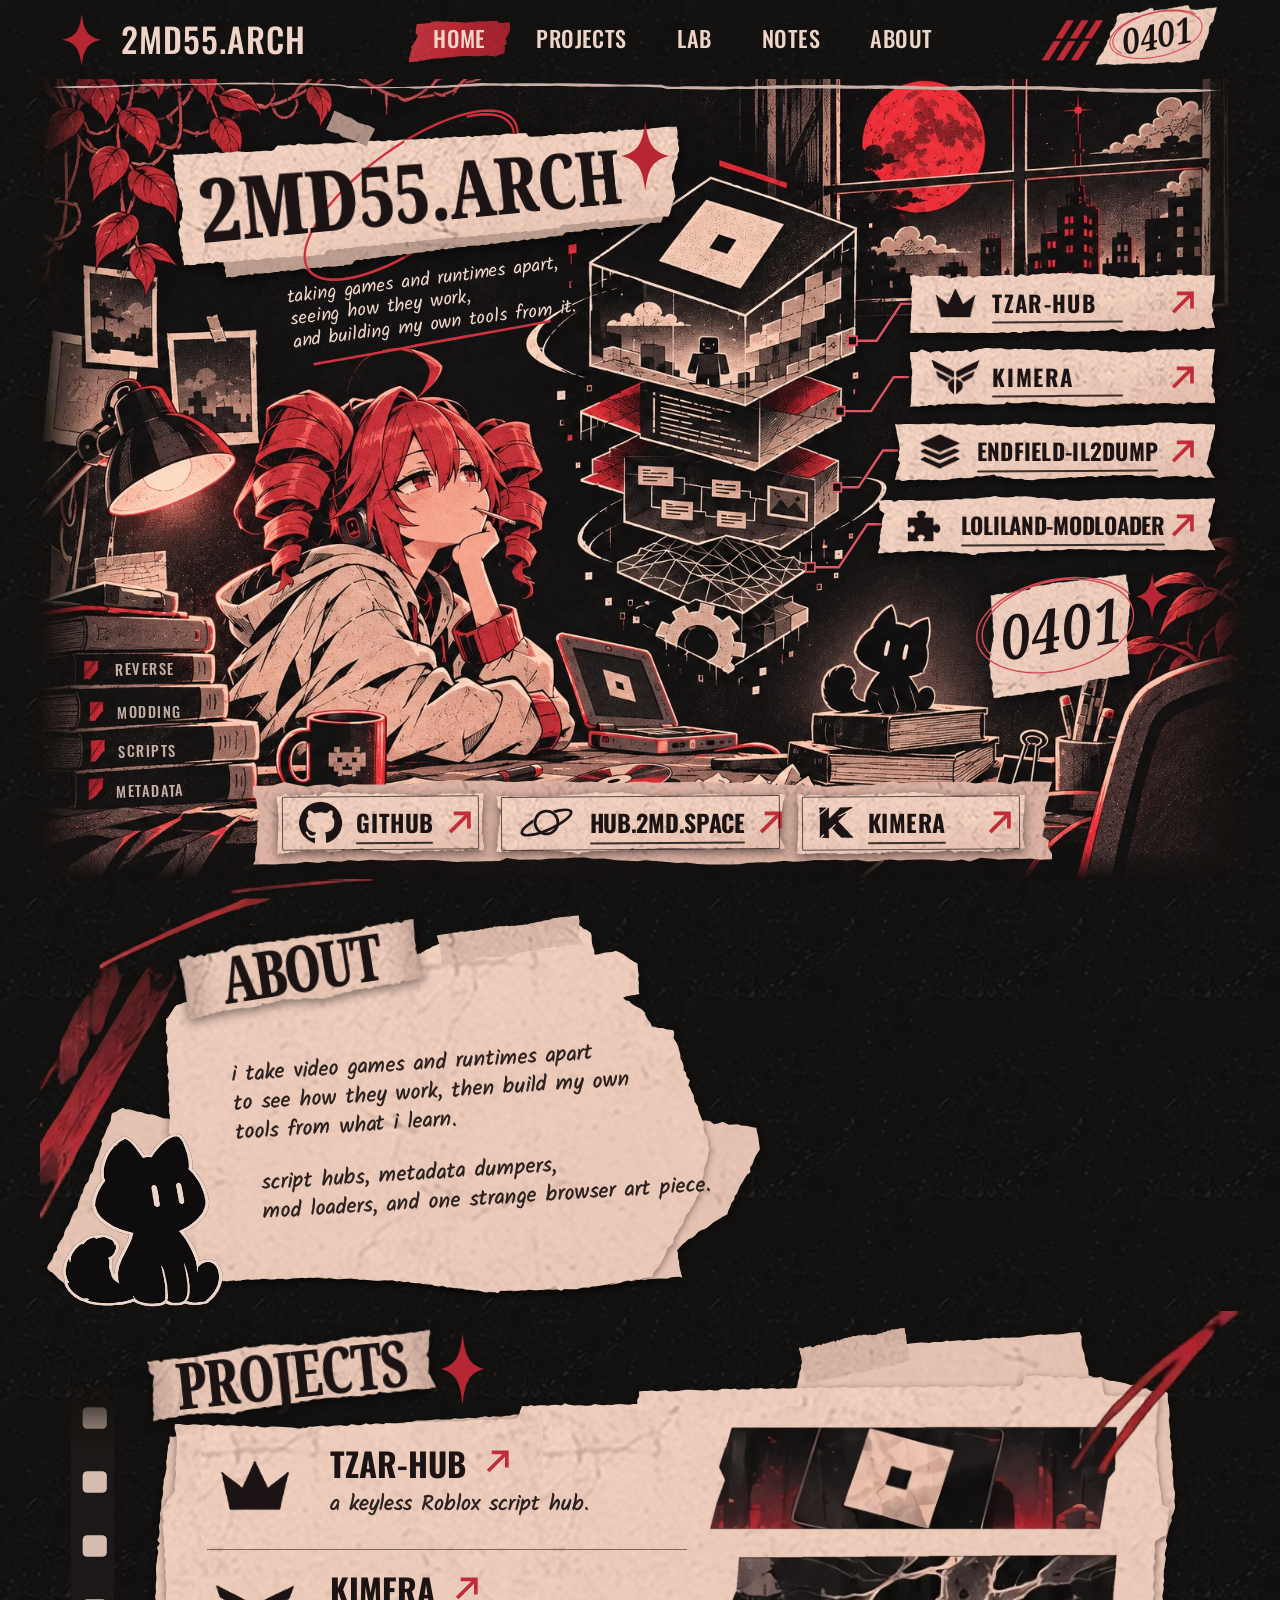
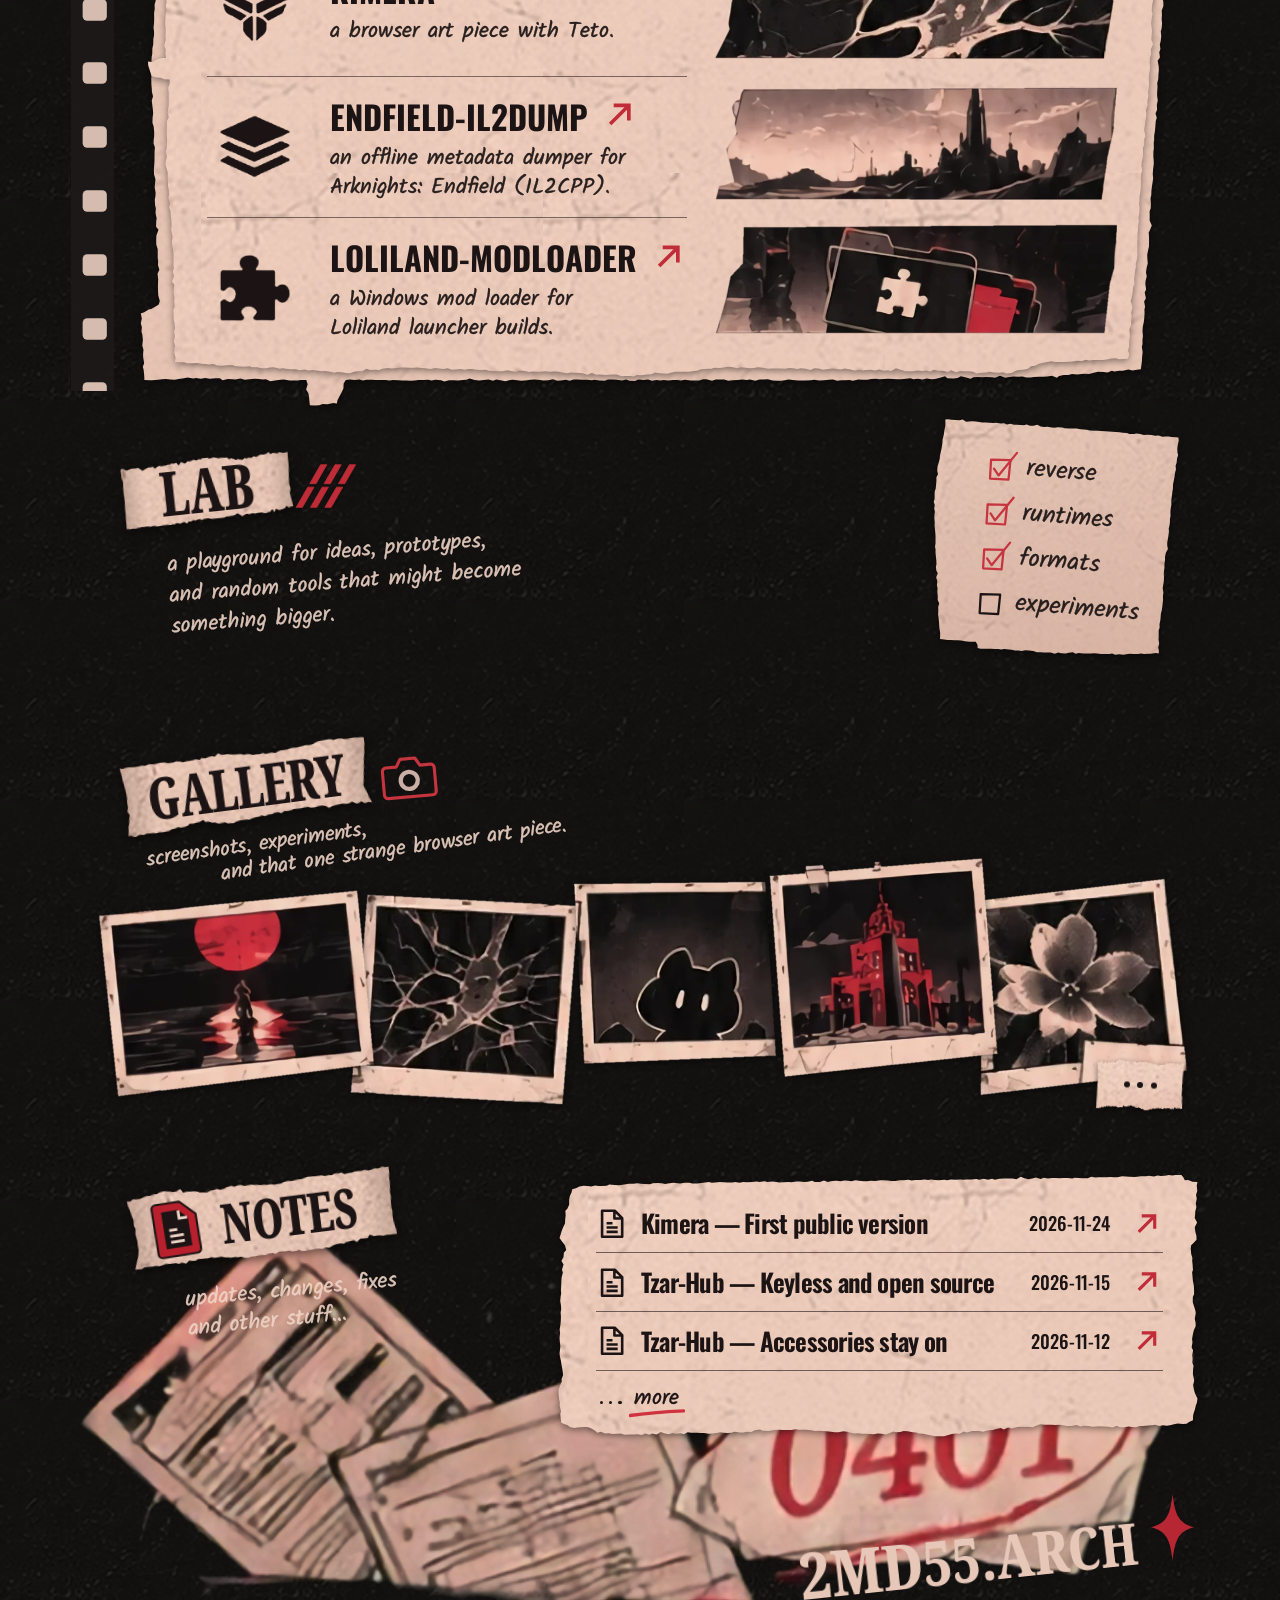
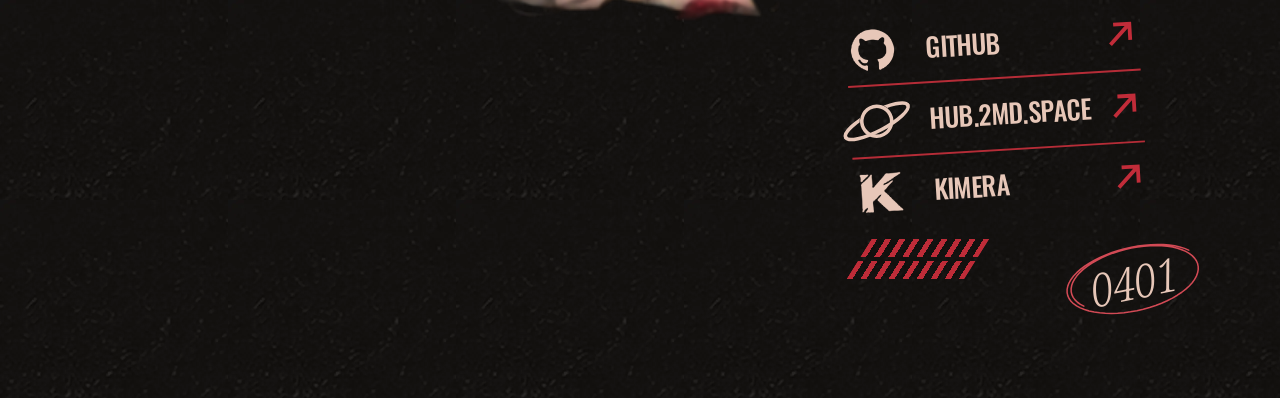
<file: index.html>
<!doctype html>
<html lang="en">
<head>
  <meta charset="utf-8">
  <meta name="viewport" content="width=device-width, initial-scale=1">
  <title>2MD55.ARCH</title>
  <meta name="description" content="taking games and runtimes apart, seeing how they work, and building my own tools from it.">
  <meta name="theme-color" content="#12100f">

  <!-- Loading screen: shown only when scripts run; js/loader.js takes it down (the timer is a safety net) -->
  <script>
    document.documentElement.classList.add('is-loading');
    window.loaderFailsafe = setTimeout(function () {
      document.documentElement.classList.remove('is-loading');
      document.dispatchEvent(new Event('loaderdone'));
    }, 15000);
  </script>
  <link rel="preload" as="image" href="assets/img/loader.webp" fetchpriority="high">

  <link rel="preconnect" href="https://fonts.googleapis.com">
  <link rel="preconnect" href="https://fonts.gstatic.com" crossorigin>
  <link rel="stylesheet" href="https://fonts.googleapis.com/css2?family=Kalam:wght@300;400&family=Noto+Serif:ital,wdth,wght@0,62.5..100,100..900;1,62.5..100,100..900&family=Oswald:wght@400..700&display=swap">

  <link rel="stylesheet" href="css/base.css">
  <link rel="stylesheet" href="css/shapes.css">
  <link rel="stylesheet" href="css/ui.css">
  <link rel="stylesheet" href="css/loader.css">
  <link rel="stylesheet" href="css/navbar.css">
  <link rel="stylesheet" href="css/hero.css">
  <link rel="stylesheet" href="css/about.css">
  <link rel="stylesheet" href="css/projects.css">
  <link rel="stylesheet" href="css/lab.css">
  <link rel="stylesheet" href="css/gallery.css">
  <link rel="stylesheet" href="css/notes.css">
  <link rel="stylesheet" href="css/footer.css">
  <link rel="stylesheet" href="css/lightbox.css">
  <link rel="stylesheet" href="css/reveal.css">
</head>
<body>

  <!-- ============ LOADING SCREEN ============
       Positions are in pixels of the reference picture (assets/source/loader.webp, 508 x 336;
       the whole animation it comes from is assets/source/loader.gif). -->
  <div class="loader">
    <div class="loader__stage">
      <img class="loader__art" src="assets/img/loader.webp" width="1118" height="739" alt="" fetchpriority="high" decoding="async">
      <!-- she wakes up as the bar fills: four drawings side by side; js/loader.js picks one (data-wake on the stage) -->
      <span class="loader__wake"><img src="assets/img/loader-wake.webp" width="2376" height="407" alt="" decoding="sync"></span>

      <span class="loader__glow"></span>
      <span class="loader__blink"><i></i><i></i></span>
      <svg class="loader__z" viewBox="0 0 13 16" aria-hidden="true"><use href="#lg-z"/></svg>
      <svg class="loader__z" viewBox="0 0 13 16" aria-hidden="true"><use href="#lg-z"/></svg>
      <svg class="loader__z" viewBox="0 0 13 16" aria-hidden="true"><use href="#lg-z"/></svg>

      <!-- "LOADING..." drawn as strokes, so it looks the same before any font arrives -->
      <svg class="loader__label" viewBox="200 106 110 16" aria-hidden="true">
        <path d="M202.85 108.65V119.65H207.35M226.35 119.65 229.75 108.65 233.15 119.65M227.6 115.9H231.9M239.85 108.65V119.65H241.6C247.4 119.65 247.4 108.65 241.6 108.65ZM252.85 108.65H255.35M254.1 108.65V119.65M252.85 119.65H255.35M262.85 119.65V108.65L269.15 119.65V108.65M281.9 111A3.25 5.5 0 1 0 282.35 114.9H279.5"/>
        <ellipse cx="217.1" cy="114.15" rx="3.25" ry="5.5"/>
        <circle class="loader__dot" cx="289.35" cy="119.4" r="1.12"/>
        <circle class="loader__dot" cx="296.9" cy="119.4" r="1.12"/>
        <circle class="loader__dot" cx="305.1" cy="119.4" r="1.12"/>
      </svg>

      <div class="loader__bar" role="progressbar" aria-label="Loading" aria-valuemin="0" aria-valuemax="100" aria-valuenow="0">
        <span class="loader__fill"></span>
        <svg class="loader__frame" viewBox="0 0 181 21.4" aria-hidden="true"><path id="loader-frame" d="M4.05 1.23L13.13 1.49L22.21 1.23L31.25 1.49L40.38 1.37L49.61 1.5L58.64 1.42L67.8 1.41L76.93 1.38L85.98 1.42L95.1 1.2L104.18 1.48L113.18 1.15L122.33 1.49L131.4 1.6L140.49 1.34L149.62 1.28L158.78 1.26L167.9 1.27L176.99 1.45L177.99 1.6L178.84 2.16L179.4 3.01L179.57 4.21L179.67 10.64L179.65 17.39L179.4 18.39L178.84 19.24L177.99 19.8L176.92 20.19L167.91 19.86L158.8 19.85L149.67 20.11L140.65 19.9L131.42 19.86L122.31 20.11L113.21 20.03L104.09 20.14L95.02 19.83L85.97 19.84L76.83 19.95L67.7 20.16L58.59 20.18L49.58 20.03L40.49 19.89L31.37 20.1L22.2 20.14L13.1 20.09L3.98 20.24L3.01 19.8L2.16 19.24L1.6 18.39L1.37 17.21L1.36 10.86L1.38 3.76L1.6 3.01L2.16 2.16L3.01 1.6Z"/></svg>
      </div>

      <!-- percentage: digits are drawn as strokes too; js/loader.js arranges them -->
      <svg class="loader__pct" viewBox="-1 -1 62 18" aria-hidden="true">
        <defs>
          <ellipse id="lg-0" cx="3.85" cy="7.7" rx="3.85" ry="7.7"/>
          <path id="lg-1" d="M1.32 3.29 4.4 0V15.4"/>
          <path id="lg-2" d="M0.44 4.52C0.44 -1.44 7.33 -1.44 7.33 4.31 7.33 8.21 2.93 10.68 0.29 15.4H7.63"/>
          <path id="lg-3" d="M0.66 2.98C1.91 -1.03 7.19 -0.62 7.19 4 7.19 6.78 5.28 7.49 3.37 7.49 5.57 7.49 7.55 8.52 7.55 11.19 7.55 16.43 1.47 16.84 0.29 12.32"/>
          <path id="lg-4" d="M5.87 15.4V0L0.22 10.88H7.77"/>
          <path id="lg-5" d="M7.04 0H1.76L1.03 6.98C2.64 5.13 7.55 5.13 7.55 10.27 7.55 16.63 1.61 16.63 0.37 12.53"/>
          <path id="lg-6" d="M6.6 0.92C3.23 -1.03 0.29 3.7 0.29 10.06 0.29 17.04 7.48 17.04 7.48 10.47 7.48 4.72 0.88 4.72 0.37 9.86"/>
          <path id="lg-7" d="M0.29 0H7.48L2.93 15.4"/>
          <g id="lg-8"><ellipse cx="3.85" cy="3.85" rx="2.95" ry="3.85"/><ellipse cx="3.85" cy="11.5" rx="3.6" ry="3.9"/></g>
          <g id="lg-9"><use href="#lg-6" transform="rotate(180 3.85 7.7)"/></g>
          <g id="lg-pct"><circle cx="2.75" cy="3.3" r="2.75"/><circle cx="10.15" cy="12.1" r="2.75"/><path d="M10.6 0 2.3 15.4"/></g>
          <path id="lg-z" d="M1.4 1.9C5 1.3 8.5 1.5 11.8 1L1.2 14.5C5 15.3 9 14.6 12.4 14.8"/>
        </defs>
        <use href="#lg-0"/><use/><use/><use href="#lg-pct" x="12"/>
      </svg>

      <!-- the last frame: "READY." takes the place of the label, the bar and the number -->
      <img class="loader__ready" src="assets/img/loader-ready.webp" width="341" height="107" alt="" decoding="sync">
    </div>
  </div>

  <!-- shared SVG defs -->
  <svg class="svg-defs" width="0" height="0" aria-hidden="true" focusable="false">
    <defs>
      <!-- soft light-to-pink shading laid over paper scraps -->
      <linearGradient id="g-paper-shade" x1="0" y1="0" x2="1" y2="1">
        <stop offset="0" stop-color="#fff" stop-opacity=".14"/>
        <stop offset=".5" stop-color="#d9a79b" stop-opacity="0"/>
        <stop offset="1" stop-color="#c88377" stop-opacity=".32"/>
      </linearGradient>
      <!-- four-point star -->
      <path id="i-star" d="M0-14.4C1.2-5.6 2.9-1.7 11 0 2.9 1.7 1.2 5.6 0 14.4-1.2 5.6-2.9 1.7-11 0-2.9-1.7-1.2-5.6 0-14.4Z"/>
      <!-- three red slashes -->
      <path id="i-slashes" fill="currentColor" stroke="currentColor" stroke-width=".45" stroke-linejoin="round" d="M15.57 0.9L19.07 0.9L12.95 10.6L9.45 10.6ZM8.32 12.4L11.82 12.4L5.30 22.75L1.80 22.75ZM23.67 0.9L27.17 0.9L21.05 10.6L17.55 10.6ZM16.42 12.4L19.92 12.4L13.40 22.75L9.90 22.75ZM31.77 0.9L35.27 0.9L29.15 10.6L25.65 10.6ZM24.52 12.4L28.02 12.4L21.50 22.75L18.00 22.75Z"/>
      <!-- hand-drawn checkbox and tick (12 x 12) -->
      <path id="i-box" d="M.7 1 11.5.5 11.2 11.4.9 11.6Z"/>
      <path id="i-tick" pathLength="1" d="M2.7 5.9 5.5 9.5 14.8-3.8"/>
      <!-- sheet of paper with a folded corner (14 x 17) -->
      <path id="i-doc" d="M1.2 1h7.3l4.3 4.3V16H1.2ZM8.3 1.2v4.3h4.3M3.8 8.2h3.4M3.8 10.7h6.4M3.8 13.2h6.4"/>
      <!-- "opens elsewhere" arrow -->
      <path id="i-arrow" d="M1.5 10.5 10 2M3.2 1.6h7.2v7.2"/>
    </defs>
  </svg>

  <div class="page">

    <!-- ============ NAVBAR ============ -->
    <header class="nav" id="top">
      <a class="nav__logo" href="#top" aria-label="2MD55.ARCH — home">
        <svg class="nav__star" viewBox="-11 -14.4 22 28.8" preserveAspectRatio="none" aria-hidden="true">
          <path fill="currentColor" d="M0-14.4C1.2-5.6 2.9-1.7 11 0 2.9 1.7 1.2 5.6 0 14.4-1.2 5.6-2.9 1.7-11 0-2.9-1.7-1.2-5.6 0-14.4Z"/>
        </svg>
        <span class="nav__name">2MD55.ARCH</span>
      </a>

      <button class="nav__burger" type="button" aria-label="Menu" aria-expanded="false" aria-controls="nav-menu">
        <span></span><span></span><span></span>
      </button>

      <nav class="nav__links" aria-label="Main">
        <a href="#home" aria-current="page">Home</a>
        <a href="#projects">Projects</a>
        <a href="#lab">Lab</a>
        <a href="#notes">Notes</a>
        <a href="#about">About</a>
      </nav>

      <div class="nav__stamp" aria-hidden="true" data-secret-trigger>
        <svg class="nav__slashes" viewBox="0 0 36 24"><use href="#i-slashes"/></svg>
        <svg class="stamp" viewBox="0 0 70 35">
          <defs>
            <path id="stamp-shape" d="M13.36 6.93L14.21 6.22L15.14 5.5L16.6 5.34L18.52 5.1L19.99 4.89L21.45 5.18L22.66 4.77L24.43 4.57L25.5 5L26.68 4.5L28.63 3.83L30.35 3.12L31.57 2.43L33.14 2.29L33.71 3.86L35.18 3.52L36.47 3.39L37.94 3.21L39.5 3.13L41.14 2.97L42.36 2.47L43.71 2.43L44.79 2.05L46.52 1.98L48 1.57L49.44 1.43L50.92 0.96L53 0.86L53.42 1.73L54.07 2.86L55.43 3.13L57.46 3.25L58.71 3.14L59.96 3.03L61.81 2.85L62.85 2.53L64.62 2.32L65.61 2.33L66.96 2.16L68.71 1.93L68.41 3.16L68.14 4.47L67.64 5.86L67.19 7.38L67.11 8.5L66.57 9.79L65.56 10.71L64.43 12.64L64.39 14.06L64.28 15.5L64.07 16.57L63.56 17.79L63.07 19.4L62.4 20.22L61.93 21.57L61.28 23.42L60.86 24.79L59.57 26.21L59.25 28.02L59.18 29.27L58.71 30.86L57.28 30.75L55.55 31.02L53.81 31.43L52.29 31.57L50.97 31.81L49.52 32.3L48 32.43L46.31 32.17L44.86 32.32L43.85 32.3L42.44 32.14L40.86 32.14L39.37 32.5L37.86 32.52L36.49 32.54L35.32 32.85L33.51 32.84L32.29 33.14L30.7 33.03L29.07 33.18L27.49 33.2L25.87 32.98L24.64 32.86L23.4 32.92L21.57 33L20.26 32.92L18.38 33.22L16.87 33.33L15.13 33.56L13.51 33.49L12.29 33.71L10.91 33.55L9.69 33.43L7.79 33.19L6.57 33.14L4.83 33.47L3.51 33.52L1.57 33.71L2.2 32.52L2.69 30.77L3.36 29.43L4.4 28.17L5.18 27.08L5.86 26.21L6.36 24.74L7.32 23L8 21.57L8.04 20.46L9.06 19.18L9.79 18L9.43 16.93L9.75 15.62L10.61 14.62L11.57 13.36L12.25 12.04L12.88 10.59L13.36 9.43L13.21 8.31Z"/>
            <clipPath id="stamp-clip"><use href="#stamp-shape"/></clipPath>
          </defs>
          <g clip-path="url(#stamp-clip)">
            <image href="assets/tex/paper.webp" x="-16" y="-44" width="108" height="116"/>
            <rect width="70" height="35" fill="url(#g-paper-shade)"/>
          </g>
          <use class="stamp__rim" href="#stamp-shape"/>
          <text class="stamp__num" x="35.5" y="24.7" text-anchor="middle" transform="rotate(-11.5 35.5 17.8)">0401</text>
          <path id="stamp-ring" class="stamp__ring" pathLength="1" d="M15.96 27.41L14.61 26.7L13.45 25.88L12.5 24.97L11.78 23.98L11.28 22.91L11.01 21.78L10.99 20.6L11.2 19.37L11.65 18.11L12.33 16.84L13.25 15.57L14.38 14.3L15.72 13.05L17.26 11.84L18.98 10.67L20.86 9.56L22.89 8.53L25.05 7.57L27.31 6.7L29.66 5.93L32.06 5.27L34.5 4.72L36.95 4.29L39.39 3.98L41.79 3.8L44.14 3.75L46.4 3.82L48.56 4.02L50.59 4.34L52.48 4.79L54.21 5.35L55.76 6.02L57.11 6.79L58.27 7.67L59.2 8.63L59.91 9.66L60.39 10.77L60.63 11.93L60.63 13.15L60.4 14.39L59.93 15.67L59.22 16.95L58.29 18.24L57.13 19.51L55.77 20.76L54.21 21.97L52.47 23.14L50.56 24.25L48.51 25.29L46.32 26.26L44.02 27.13L41.63 27.92L39.18 28.59L36.68 29.16L34.16 29.62L31.65 29.95L29.16 30.15L26.73 30.24L24.38 30.19L22.13 30.01L20 29.71L18.02 29.29L16.2 28.74L14.57 28.08L13.13 27.31L11.91 26.44L10.93 25.48L10.17 24.43L9.67 23.3L9.42 22.11L9.42 20.87L9.68 19.59L10.19 18.29L10.94 16.97L11.94 15.64L13.17 14.33L14.62 13.04L16.27 11.79L18.1 10.59L20.11 9.44L22.26 8.37L24.55 7.38L26.94 6.48L29.41 5.68L31.95 4.98L34.52 4.4L37.1 3.94L39.66 3.6L42.19 3.39L44.66 3.31L47.04 3.36L49.31 3.54L51.46 3.85L53.46 4.28L55.29 4.84L56.93 5.51"/>
        </svg>
      </div>

      <!-- mobile menu (opened by the burger): torn paper panel -->
      <div class="nav__menu" id="nav-menu" hidden>
        <button class="nav__close" type="button" aria-label="Close menu">
          <svg viewBox="0 0 12 12" aria-hidden="true"><path d="M1.5 1.5l9 9M10.5 1.5l-9 9"/></svg>
        </button>
        <a href="#home" aria-current="page"><span>Home</span></a>
        <a href="#projects"><span>Projects</span></a>
        <a href="#lab"><span>Lab</span></a>
        <a href="#notes"><span>Notes</span></a>
        <a href="#about"><span>About</span></a>
      </div>

      <!-- torn hairline under the bar -->
      <svg class="nav__edge" viewBox="0 0 667 8" preserveAspectRatio="none" aria-hidden="true">
        <path fill="currentColor" d="M7 4.48L10.42 4.3L13.83 4.21L17.25 4.09L20.66 3.93L24.08 3.88L27.49 3.83L30.91 3.98L34.33 3.77L37.74 3.85L41.16 3.63L44.57 3.49L47.99 3.26L51.41 3.32L54.82 3.1L58.24 2.8L61.65 2.65L65.07 2.64L68.48 2.64L71.9 2.71L75.32 2.69L78.73 2.68L82.15 2.59L85.56 2.64L88.98 2.89L92.39 2.61L95.81 2.55L99.23 2.39L102.64 2.22L106.06 2.12L109.47 2.14L112.89 2.08L116.31 1.99L119.72 1.97L123.14 2.14L126.55 2.01L129.97 2.31L133.38 2.26L136.8 2.29L140.22 2.14L143.63 2.3L147.05 2.3L150.46 2.43L153.88 2.45L157.29 2.59L160.71 2.81L164.13 2.85L167.54 3.14L170.96 3.83L174.37 3.94L177.79 4.11L181.21 4.25L184.62 4.43L188.04 4.3L191.45 4.32L194.87 4.51L198.28 4.44L201.7 4.51L205.12 4.36L208.53 4.14L211.95 4.15L215.36 3.93L218.78 3.96L222.19 3.71L225.61 3.6L229.03 3.35L232.44 3.15L235.86 2.82L239.27 2.59L242.69 2.41L246.11 2.22L249.52 2.33L252.94 2.43L256.35 2.51L259.77 2.34L263.18 2.44L266.6 2.43L270.02 2.4L273.43 2.32L276.85 2.43L280.26 2.32L283.68 2.49L287.09 2.38L290.51 2.4L293.93 2.38L297.34 2.54L300.76 2.51L304.17 2.5L307.59 2.63L311.01 2.69L314.42 2.81L317.84 2.98L321.25 3.03L324.67 3.21L328.08 3.09L331.5 3.03L334.92 3.02L338.33 3.1L341.75 3.2L345.16 3.23L348.58 4.14L351.99 4.36L355.41 4.31L358.83 4.07L362.24 4.07L365.66 4.06L369.07 4.17L372.49 4.2L375.91 4.14L379.32 4.18L382.74 4.29L386.15 4.15L389.57 4.07L392.98 4.25L396.4 4.09L399.82 3.95L403.23 3.92L406.65 3.73L410.06 3.47L413.48 3.58L416.89 3.48L420.31 3.47L423.73 3.41L427.14 3.35L430.56 3.34L433.97 3.35L437.39 3.34L440.81 3.25L444.22 3.38L447.64 3.65L451.05 3.68L454.47 3.69L457.88 3.77L461.3 3.63L464.72 3.5L468.13 3.54L471.55 3.73L474.96 3.57L478.38 3.75L481.79 3.81L485.21 3.82L488.63 3.99L492.04 4.11L495.46 4.29L498.87 4.21L502.29 4.31L505.71 4.35L509.12 4.04L512.54 3.81L515.95 3.92L519.37 4L522.78 3.91L526.2 3.77L529.62 3.75L533.03 3.67L536.45 3.87L539.86 3.86L543.28 3.88L546.69 3.91L550.11 3.97L553.53 4.09L556.94 3.95L560.36 4.16L563.77 4.19L567.19 4.16L570.61 4.39L574.02 4.63L577.44 4.8L580.85 5L584.27 4.92L587.68 5.07L591.1 5.29L594.52 5.32L597.93 5.25L601.35 5.15L604.76 5.38L608.18 5.38L611.59 5.43L615.01 5.58L618.43 5.47L621.84 5.72L625.26 5.53L628.67 5.58L632.09 5.58L635.51 5.6L638.92 5.51L642.34 5.62L645.75 5.84L649.17 5.8L652.58 6.08L656 6.27L656 6.16L652.58 6.37L649.17 6.77L645.75 7.03L642.34 7.26L638.92 7.43L635.51 7.28L632.09 7.44L628.67 7.48L625.26 7.55L621.84 7.6L618.43 7.58L615.01 7.47L611.59 7.6L608.18 7.5L604.76 7.56L601.35 7.44L597.93 7.43L594.52 7.27L591.1 6.98L587.68 7.07L584.27 7.04L580.85 6.69L577.44 6.41L574.02 6.47L570.61 6.5L567.19 6.15L563.77 5.95L560.36 5.96L556.94 5.85L553.53 5.84L550.11 5.79L546.69 5.77L543.28 5.74L539.86 5.73L536.45 5.92L533.03 5.86L529.62 5.9L526.2 5.94L522.78 6.04L519.37 6.09L515.95 6.11L512.54 6L509.12 6.35L505.71 6.13L502.29 6.01L498.87 6.16L495.46 5.98L492.04 5.79L488.63 5.75L485.21 5.81L481.79 5.63L478.38 5.6L474.96 5.5L471.55 5.32L468.13 5.48L464.72 5.52L461.3 5.41L457.88 5.33L454.47 5.47L451.05 5.37L447.64 5.46L444.22 5.3L440.81 5.33L437.39 5.33L433.97 5.16L430.56 5.24L427.14 5.09L423.73 5.01L420.31 4.99L416.89 5.26L413.48 5.39L410.06 5.38L406.65 5.38L403.23 5.62L399.82 5.45L396.4 5.54L392.98 5.49L389.57 5.52L386.15 5.41L382.74 5.66L379.32 5.92L375.91 5.81L372.49 5.77L369.07 5.84L365.66 5.65L362.24 5.76L358.83 5.57L355.41 5.58L351.99 5.57L348.58 5.57L345.16 4.71L341.75 4.53L338.33 4.47L334.92 4.29L331.5 4.35L328.08 4.21L324.67 4.11L321.25 4.19L317.84 4.32L314.42 4.24L311.01 4.36L307.59 4.3L304.17 4.14L300.76 4.28L297.34 4.21L293.93 4.09L290.51 3.87L287.09 3.81L283.68 3.89L280.26 3.96L276.85 3.84L273.43 3.91L270.02 4.01L266.6 3.83L263.18 3.75L259.77 3.99L256.35 3.71L252.94 3.8L249.52 3.75L246.11 3.8L242.69 4L239.27 4.11L235.86 4.28L232.44 4.33L229.03 4.65L225.61 4.84L222.19 4.88L218.78 5.02L215.36 4.98L211.95 5.26L208.53 5.4L205.12 5L201.7 4.91L198.28 5.06L194.87 5.14L191.45 5.1L188.04 5.09L184.62 5.13L181.21 5.14L177.79 5.08L174.37 5.15L170.96 4.88L167.54 4.03L164.13 3.82L160.71 3.65L157.29 3.55L153.88 3.41L150.46 3.18L147.05 3.24L143.63 3.22L140.22 3.26L136.8 3.2L133.38 2.92L129.97 3.06L126.55 3.12L123.14 2.96L119.72 2.99L116.31 3L112.89 3.02L109.47 3.03L106.06 2.95L102.64 2.96L99.23 3.12L95.81 3.17L92.39 3.18L88.98 3.36L85.56 3.24L82.15 3.18L78.73 3.51L75.32 3.47L71.9 3.69L68.48 3.77L65.07 3.62L61.65 3.73L58.24 3.75L54.82 3.68L51.41 3.87L47.99 4.28L44.57 4.35L41.16 4.51L37.74 4.62L34.33 4.89L30.91 4.9L27.49 4.93L24.08 5.11L20.66 5.07L17.25 4.98L13.83 4.89L10.42 4.79L7 4.45Z"/>
      </svg>
    </header>

    <main>

      <!-- ============ HERO ============ -->
      <section class="hero" id="home" aria-labelledby="hero-name">
        <div class="hero__art">
          <img src="assets/img/hero.webp" width="1536" height="1024" fetchpriority="high" decoding="async"
               alt="A red-haired girl in a hoodie daydreams at a cluttered desk at night. Beside her floats a game world taken apart into layers; a red moon hangs in the window.">
        </div>

        <!-- labels on the book spines -->
        <ul class="hero__spines" aria-hidden="true">
          <li>Reverse</li>
          <li>Modding</li>
          <li>Scripts</li>
          <li>Metadata</li>
        </ul>

        <!-- title on a torn strip of paper -->
        <div class="hero__title">
          <svg class="hero__loop" viewBox="0 0 150 124" aria-hidden="true"><path id="hero-loop" pathLength="1" d="M105.95 18.64L109.62 17.93L113.07 17.51L116.3 17.37L119.26 17.52L121.96 17.96L124.36 18.7L126.45 19.71L128.21 21.01L129.64 22.58L130.72 24.42L131.44 26.5L131.8 28.82L131.79 31.37L131.42 34.12L130.68 37.06L129.59 40.17L128.14 43.43L126.34 46.82L124.21 50.31L121.77 53.88L119.02 57.51L115.99 61.17L112.69 64.84L109.15 68.5L105.38 72.12L101.43 75.68L97.3 79.16L93.02 82.54L88.63 85.78L84.15 88.89L79.61 91.83L75.04 94.59L70.46 97.15L65.9 99.5L61.39 101.62L56.96 103.5L52.63 105.14L48.44 106.52L44.4 107.63L40.54 108.47L36.88 109.03L33.45 109.31L30.26 109.31L27.34 109.03L24.7 108.46L22.36 107.62L20.34 106.5L18.65 105.11L17.3 103.47L16.3 101.57L15.66 99.43L15.37 97.06L15.46 94.47L15.92 91.68L16.74 88.71L17.92 85.57L19.46 82.28L21.35 78.86L23.58 75.33L26.14 71.71L29 68.04L32.16 64.32L35.59 60.58L39.27 56.85L43.18 53.15L47.3 49.51L51.59 45.94L56.03 42.48L60.59 39.14L65.23 35.95L69.94 32.93L74.68 30.09L79.41 27.46L84.11 25.05L88.74 22.89L93.28 20.97L97.7 19.32L101.97 17.94L106.05 16.85L109.94 16.05L113.6 15.54L117 15.33L120.14 15.42L122.99 15.81L125.53 16.49L127.75 17.47L129.64 18.72L131.18 20.26L132.38 22.06L133.21 24.11L133.68 26.41L133.78 28.93L133.52 31.68L132.89 34.61L131.9 37.73L130.56 41.01"/></svg>
          <span class="hero__title-paper"></span>
          <span class="hero__tape"></span>
          <svg class="hero__loop hero__loop--front" viewBox="0 0 150 124" aria-hidden="true"><use href="#hero-loop"/></svg>
          <h1 class="hero__name" id="hero-name">2MD55.ARCH</h1>
          <svg class="hero__title-star" viewBox="-11 -14.4 22 28.8" preserveAspectRatio="none" aria-hidden="true"><use href="#i-star"/></svg>
        </div>

        <p class="hero__tagline">
          taking games and runtimes apart,<br>
          seeing how they work,<br>
          and building my own tools from it.
          <svg class="hero__underline" viewBox="0 0 140 8" preserveAspectRatio="none" aria-hidden="true"><path pathLength="1" d="M1 6.4C22 5.6 39 5.3 58 4.3S104 2.9 139 1.3"/></svg>
        </p>

        <!-- red wires from the layers of the cube to the project buttons (desktop) -->
        <svg class="hero__wires" viewBox="0 0 667 444.67" aria-hidden="true">
          <path pathLength="1" d="M451.6 145.5H465L478.6 125H487"/>
          <path pathLength="1" d="M444.7 184.6H462L474.5 165.7H483"/>
          <path pathLength="1" d="M442.9 226.9H455L468.5 206.5H477"/>
          <path pathLength="1" d="M428.2 271.4H444L459.8 247.5H469"/>
          <g>
            <rect x="449.1" y="143" width="5" height="5"/>
            <rect x="442.2" y="182.1" width="5" height="5"/>
            <rect x="440.4" y="224.4" width="5" height="5"/>
            <rect x="425.7" y="268.9" width="5" height="5"/>
          </g>
        </svg>

        <ul class="hero__projects">
          <li><a class="strip strip--project" href="changelog.html#tzar-hub" style="--w:169.4;--shape:var(--shape-strip-1);--rule:5.8em;--ls:.06em">
            <span class="strip__icon"><span class="icon icon--crown"></span></span><span class="strip__label">Tzar-Hub</span><svg class="strip__arrow" viewBox="0 0 12 12" aria-hidden="true"><use href="#i-arrow"/></svg></a></li>
          <li><a class="strip strip--project" href="changelog.html#kimera" style="--w:169.4;--shape:var(--shape-strip-2);--rule:5.8em;--ls:.07em">
            <span class="strip__icon"><span class="icon icon--wings"></span></span><span class="strip__label">Kimera</span><svg class="strip__arrow" viewBox="0 0 12 12" aria-hidden="true"><use href="#i-arrow"/></svg></a></li>
          <li><a class="strip strip--project" href="changelog.html#endfield-il2dump" style="--w:178;--shape:var(--shape-strip-3);--ls:.012em">
            <span class="strip__icon"><span class="icon icon--layers"></span></span><span class="strip__label">Endfield-IL2Dump</span><svg class="strip__arrow" viewBox="0 0 12 12" aria-hidden="true"><use href="#i-arrow"/></svg></a></li>
          <li><a class="strip strip--project" href="changelog.html#loliland-modloader" style="--w:187;--shape:var(--shape-strip-4);--ls:-.012em">
            <span class="strip__icon"><span class="icon icon--puzzle"></span></span><span class="strip__label">Loliland-Modloader</span><svg class="strip__arrow" viewBox="0 0 12 12" aria-hidden="true"><use href="#i-arrow"/></svg></a></li>
        </ul>

        <div class="hero__stamp" aria-hidden="true" data-secret-trigger>
          <svg class="stamp stamp--lg" viewBox="0 0 92 82">
            <defs>
              <path id="stamp-lg-shape" d="M8.3 19.3L10.02 19.2L11.46 18.57L13.12 18.54L14.32 18.56L16.13 17.81L17.48 18.14L19.37 17.75L20.35 17.65L22.04 16.98L24.22 17.15L25.2 16.67L26.71 16.43L28.76 16.32L30 16L31 14.2L32.64 14.17L33.94 13.91L35.71 13.77L37.08 13.69L38.96 13.41L40.43 13.2L42.64 12.42L44.08 12.42L45.13 12.14L47.11 12L48.38 12.12L50.16 11.78L52.23 11.54L53.72 11.33L55 11.16L56.6 11.1L58.04 10.65L60 10.5L61.63 10L63.45 9.98L64.82 9.68L66.56 9.78L67.64 9.43L69.63 9.23L70.55 9.42L72.46 9.2L74.03 8.57L75.64 8.47L76.87 8.32L78.75 8.22L79.84 8.19L81.35 7.72L83.3 7.7L83.4 9.15L83.49 10.95L84.14 12.21L84.22 13.61L84.57 15.49L84.64 17.19L84.45 18.96L84.7 20.13L84.73 21.74L85.44 23.43L85.5 25L85.12 26.65L85.02 28.16L85.13 29.71L84.66 31.07L84.62 32.69L84.49 34.28L84.22 35.77L84.21 37.27L83.98 38.58L83.93 40.19L83.5 42L83.58 43.26L83.88 44.88L84.12 46.67L83.81 48.53L84.25 49.73L84.21 51.92L84.32 53.29L84.41 54.43L84.73 56.33L84.86 58.27L84.81 59.69L85.21 61.42L85 62.7L83.46 62.92L82.06 63.09L80.63 63.77L78.63 63.76L76.97 64.02L76.16 64.4L74.26 64.46L72.85 65.01L70.87 65.27L69.74 65L67.8 65.25L66.69 65.5L65.4 65.88L63.14 66.11L62 66.5L61.08 67.43L60.5 68.5L58.84 68.84L57.28 69.08L55.82 69.3L54.28 69.55L52.59 69.91L50.8 70.15L49.41 70.47L47.47 70.76L46.09 70.62L44.62 70.78L43.28 71.7L41.13 71.59L40.12 71.5L38.11 71.98L36.82 72.34L35 72.5L33.52 72.63L32.03 73.07L29.99 73.05L28.62 73.17L27.27 73.45L26.05 74.03L23.73 74.15L22.23 74.45L20.86 74.62L19.52 74.93L17.67 74.75L16.23 75.12L14.79 75.16L12.79 75.82L11.94 75.97L10 76L9.82 73.97L9.48 72.75L9.01 70.75L9.31 69.34L9.43 67.59L8.81 65.93L8.23 64.76L8.2 63.08L8.18 61.48L7.88 59.33L7.5 58L7.89 56.6L7.74 54.36L8.11 53.2L7.78 51.39L8.46 50.17L8.78 48.41L9.07 46.17L9.58 44.66L9.61 43.25L10.03 41.91L10 40L9.71 38.6L9.45 36.74L9.74 35.19L9.42 33.56L9.46 31.85L9.39 30.22L9.12 29.03L8.77 26.91L8.78 25.45L8.62 23.91L8.52 22.35L8.49 20.96Z"/>
              <clipPath id="stamp-lg-clip"><use href="#stamp-lg-shape"/></clipPath>
            </defs>
            <g clip-path="url(#stamp-lg-clip)">
              <image href="assets/tex/paper.webp" x="-8" y="-20" width="108" height="116"/>
              <rect width="92" height="82" fill="url(#g-paper-shade)"/>
            </g>
            <use class="stamp__rim" href="#stamp-lg-shape"/>
            <text class="stamp__num" x="47" y="50" text-anchor="middle" transform="rotate(-9.5 47 38.5)">0401</text>
            <path id="stamp-lg-ring" class="stamp__ring" pathLength="1" d="M8.27 52.11L6.54 50.22L5.18 48.18L4.2 46.01L3.6 43.73L3.41 41.36L3.62 38.92L4.23 36.45L5.24 33.95L6.64 31.47L8.41 29.02L10.55 26.63L13.03 24.32L15.82 22.12L18.91 20.04L22.26 18.12L25.84 16.37L29.6 14.8L33.53 13.45L37.57 12.31L41.69 11.4L45.84 10.73L49.99 10.3L54.09 10.13L58.11 10.21L62 10.54L65.73 11.12L69.27 11.94L72.56 12.99L75.6 14.26L78.34 15.74L80.76 17.42L82.84 19.28L84.56 21.29L85.9 23.45L86.85 25.72L87.4 28.09L87.54 30.54L87.28 33.04L86.62 35.57L85.55 38.1L84.1 40.62L82.27 43.09L80.08 45.49L77.54 47.81L74.69 50.02L71.55 52.1L68.14 54.03L64.5 55.79L60.66 57.36L56.66 58.74L52.53 59.9L48.31 60.83L44.05 61.53L39.77 61.99L35.53 62.2L31.37 62.16L27.32 61.87L23.43 61.33L19.74 60.54L16.27 59.52L13.07 58.27L10.18 56.8L7.61 55.13L5.4 53.27L3.57 51.23L2.14 49.05L1.12 46.74L0.53 44.32L0.37 41.82L0.65 39.25L1.36 36.65L2.5 34.04L4.05 31.45L6 28.9L8.33 26.41L11.02 24.01L14.04 21.73L17.36 19.58L20.95 17.59L24.77 15.78L28.79 14.16L32.97 12.74L37.26 11.55L41.63 10.59L46.03 9.88L50.43 9.41L54.77 9.2L59.02 9.25L63.14 9.55L67.09 10.11L70.84 10.91L74.34 11.96L77.56 13.24L80.48 14.75L83.07 16.46L85.3 18.36"/>
          </svg>
          <svg class="hero__stamp-star" viewBox="-11 -14.4 22 28.8" preserveAspectRatio="none"><use href="#i-star"/></svg>
        </div>

        <ul class="hero__links">
          <li><a class="strip strip--link" href="https://github.com/2md55nmxkw-arch" rel="noopener" style="--w:115.2;--wm:176;--shape:var(--shape-strip-2)">
            <span class="icon icon--github"></span><span class="strip__label">GitHub</span><svg class="strip__arrow" viewBox="0 0 12 12" aria-hidden="true"><use href="#i-arrow"/></svg></a></li>
          <li><a class="strip strip--link" href="https://hub.2md.space" rel="noopener" style="--w:161;--wm:233.7;--shape:var(--shape-strip-4);--ls:-.012em">
            <span class="icon icon--planet"></span><span class="strip__label">hub.2md.space</span><svg class="strip__arrow" viewBox="0 0 12 12" aria-hidden="true"><use href="#i-arrow"/></svg></a></li>
          <li><a class="strip strip--link" href="https://2md55nmxkw-arch.github.io/kimera/" rel="noopener" style="--w:127;--wm:183;--shape:var(--shape-strip-1)">
            <span class="icon icon--k"></span><span class="strip__label">Kimera</span><svg class="strip__arrow" viewBox="0 0 12 12" aria-hidden="true"><use href="#i-arrow"/></svg></a></li>
        </ul>
      </section>

      <!-- ============ ABOUT ============ -->
      <section class="about" id="about" aria-labelledby="about-title">
        <img class="about__strokes" src="assets/img/about-strokes.webp" width="566" height="604" alt="" loading="lazy" decoding="async">
        <picture>
          <source media="(max-width: 820px)" srcset="assets/img/about-m.webp" width="1039" height="670">
          <img class="about__art" src="assets/img/about.webp" width="1099" height="676" loading="lazy" decoding="async"
               alt="The same girl in profile, eyes closed, listening to music on headphones under a crescent moon.">
        </picture>

        <div class="about__paper" aria-hidden="true">
          <span class="sheet sheet--back about__sheet--back"></span>
          <span class="sheet about__sheet--front"></span>
          <span class="about__tape"></span>
        </div>

        <h2 class="tag about__tag" id="about-title"><span>About</span></h2>

        <div class="about__text">
          <p>i take video games and runtimes apart<br>
             to see how they work, then build my own<br>
             tools from what i learn.</p>
          <p>script hubs, metadata dumpers,<br>
             mod loaders, and one strange browser art piece.</p>
        </div>

        <img class="about__cat" src="assets/img/cat.webp" width="313" height="389" alt="" loading="lazy" decoding="async">
      </section>

      <!-- ============ PROJECTS ============ -->
      <section class="projects" id="projects" aria-labelledby="projects-title">
        <span class="projects__film" aria-hidden="true"></span>
        <picture>
          <source media="(max-width: 820px)" srcset="assets/img/projects-marks-m.webp" width="140" height="135">
          <img class="projects__marks" src="assets/img/projects-marks.webp" width="282" height="1174" alt="" loading="lazy" decoding="async">
        </picture>

        <div class="projects__paper" aria-hidden="true">
          <span class="sheet sheet--back projects__sheet--back"></span>
          <span class="projects__tape"></span>
          <span class="sheet projects__sheet--front"></span>
        </div>

        <h2 class="tag projects__tag" id="projects-title"><span>Projects</span></h2>
        <svg class="projects__star" viewBox="-11 -14.4 22 28.8" preserveAspectRatio="none" aria-hidden="true"><use href="#i-star"/></svg>

        <!-- each row opens the project's repository; descriptions follow github.com/2md55nmxkw-arch -->
        <ul class="projects__list">
          <li class="project" style="--x:371;--y:63;--w:229;--xm:349;--ym:56;--wm:233">
            <a class="project__link" href="https://github.com/2md55nmxkw-arch/tzar-hub" rel="noopener">
              <span class="project__icon"><span class="icon icon--crown"></span></span>
              <span class="project__body">
                <h3 class="project__name">Tzar-Hub<svg class="project__arrow" viewBox="0 0 12 12" aria-hidden="true"><use href="#i-arrow"/></svg></h3>
                <span class="project__desc">a keyless Roblox script hub.</span>
              </span>
              <picture>
                <source media="(max-width: 820px)" srcset="assets/img/projects/tzar-hub-m.webp" width="699" height="183">
                <img class="project__thumb" src="assets/img/projects/tzar-hub.webp" width="687" height="198" alt="" loading="lazy" decoding="async">
              </picture>
              <svg class="project__go" viewBox="0 0 12 12" aria-hidden="true"><use href="#i-arrow"/></svg>
            </a>
          </li>
          <li class="project" style="--x:373;--y:134;--w:227;--xm:351;--ym:124;--wm:232">
            <a class="project__link" href="https://github.com/2md55nmxkw-arch/kimera" rel="noopener">
              <span class="project__icon"><span class="icon icon--wings"></span></span>
              <span class="project__body">
                <h3 class="project__name">Kimera<svg class="project__arrow" viewBox="0 0 12 12" aria-hidden="true"><use href="#i-arrow"/></svg></h3>
                <span class="project__desc">a browser art piece with Teto.</span>
              </span>
              <picture>
                <source media="(max-width: 820px)" srcset="assets/img/projects/kimera-m.webp" width="696" height="186">
                <img class="project__thumb" src="assets/img/projects/kimera.webp" width="681" height="207" alt="" loading="lazy" decoding="async">
              </picture>
              <svg class="project__go" viewBox="0 0 12 12" aria-hidden="true"><use href="#i-arrow"/></svg>
            </a>
          </li>
          <li class="project" style="--x:374;--y:208;--w:226;--xm:352;--ym:193;--wm:232">
            <a class="project__link" href="https://github.com/2md55nmxkw-arch/endfield-il2dump" rel="noopener">
              <span class="project__icon"><span class="icon icon--layers"></span></span>
              <span class="project__body">
                <h3 class="project__name">Endfield-IL2Dump<svg class="project__arrow" viewBox="0 0 12 12" aria-hidden="true"><use href="#i-arrow"/></svg></h3>
                <span class="project__desc">an offline metadata dumper for<br>Arknights: Endfield (IL2CPP).</span>
              </span>
              <picture>
                <source media="(max-width: 820px)" srcset="assets/img/projects/endfield-il2dump-m.webp" width="696" height="201">
                <img class="project__thumb" src="assets/img/projects/endfield-il2dump.webp" width="678" height="207" alt="" loading="lazy" decoding="async">
              </picture>
              <svg class="project__go" viewBox="0 0 12 12" aria-hidden="true"><use href="#i-arrow"/></svg>
            </a>
          </li>
          <li class="project" style="--x:374;--y:284;--w:226;--xm:353;--ym:267;--wm:231">
            <a class="project__link" href="https://github.com/2md55nmxkw-arch/Loliland-ModLoader" rel="noopener">
              <span class="project__icon"><span class="icon icon--puzzle"></span></span>
              <span class="project__body">
                <h3 class="project__name">Loliland-Modloader<svg class="project__arrow" viewBox="0 0 12 12" aria-hidden="true"><use href="#i-arrow"/></svg></h3>
                <span class="project__desc">a Windows mod loader for<br>Loliland launcher builds.</span>
              </span>
              <picture>
                <source media="(max-width: 820px)" srcset="assets/img/projects/loliland-modloader-m.webp" width="693" height="195">
                <img class="project__thumb" src="assets/img/projects/loliland-modloader.webp" width="678" height="204" alt="" loading="lazy" decoding="async">
              </picture>
              <svg class="project__go" viewBox="0 0 12 12" aria-hidden="true"><use href="#i-arrow"/></svg>
            </a>
          </li>
        </ul>
      </section>

      <!-- ============ LAB ============ -->
      <section class="lab" id="lab" aria-labelledby="lab-title">
        <!-- checklist pinned to the wall (desktop only) -->
        <div class="lab__note">
          <span class="sheet lab__sheet" aria-hidden="true"></span>
          <ul class="checklist">
            <li class="is-done"><svg class="checklist__box" viewBox="0 0 12 12" aria-hidden="true"><use href="#i-box"/><use href="#i-tick"/></svg><span>reverse<span class="sr-only"> (done)</span></span></li>
            <li class="is-done"><svg class="checklist__box" viewBox="0 0 12 12" aria-hidden="true"><use href="#i-box"/><use href="#i-tick"/></svg><span>runtimes<span class="sr-only"> (done)</span></span></li>
            <li class="is-done"><svg class="checklist__box" viewBox="0 0 12 12" aria-hidden="true"><use href="#i-box"/><use href="#i-tick"/></svg><span>formats<span class="sr-only"> (done)</span></span></li>
            <li><svg class="checklist__box" viewBox="0 0 12 12" aria-hidden="true"><use href="#i-box"/></svg><span>experiments<span class="sr-only"> (to do)</span></span></li>
          </ul>
        </div>

        <picture>
          <source media="(max-width: 820px)" srcset="assets/img/lab-m.webp" width="2001" height="486">
          <img class="lab__art" src="assets/img/lab.webp" width="2001" height="597" loading="lazy" decoding="async"
               alt="An old CRT monitor showing a pixel cat, a beige PC tower, a CD drive and loose discs on a desk. The cat mascot sits on top of the monitor.">
        </picture>

        <h2 class="tag lab__tag" id="lab-title"><span>Lab</span></h2>
        <svg class="lab__slashes" viewBox="0 0 36 24" preserveAspectRatio="none" aria-hidden="true"><use href="#i-slashes"/></svg>

        <p class="lab__text">a playground for ideas, prototypes,<br>
          and random tools that might become<br>
          something bigger.</p>
      </section>

      <!-- ============ GALLERY ============ -->
      <section class="gallery" id="gallery" aria-labelledby="gallery-title">
        <!-- scraps, sketches and red strokes behind the photos (desktop only) -->
        <img class="gallery__decor" src="assets/img/gallery-decor.webp" width="2001" height="720" alt="" loading="lazy" decoding="async">

        <h2 class="tag gallery__tag" id="gallery-title"><span>Gallery</span></h2>
        <svg class="gallery__camera" viewBox="0 0 30 26" aria-hidden="true">
          <path d="M3 7.5h5.6l2.4-4h8l2.4 4H27a2 2 0 0 1 2 2V22a2 2 0 0 1-2 2H3a2 2 0 0 1-2-2V9.5a2 2 0 0 1 2-2Z"/>
          <circle cx="15" cy="15.2" r="4.6"/>
        </svg>

        <p class="gallery__text">screenshots, experiments,<br>
          <span>and that one strange browser art piece.</span></p>

        <ul class="gallery__list">
          <li class="shot" style="--x:31;--y:85;--w:157;--xm:37;--ym:59;--wm:146">
            <a class="shot__open" href="assets/img/gallery/moon-lg.webp" data-w="628" data-h="504">
              <picture>
                <source media="(max-width: 820px)" srcset="assets/img/gallery/moon-m.webp" width="438" height="330">
                <img src="assets/img/gallery/moon.webp" width="471" height="378" loading="lazy" decoding="async" alt="A red moon over dark water, a lone figure standing in its reflection.">
              </picture>
            </a>
          </li>
          <li class="shot" style="--x:171;--y:88;--w:130;--xm:176;--ym:60;--wm:120">
            <a class="shot__open" href="assets/img/gallery/cracks-lg.webp" data-w="520" data-h="508">
              <picture>
                <source media="(max-width: 820px)" srcset="assets/img/gallery/cracks-m.webp" width="360" height="333">
                <img src="assets/img/gallery/cracks.webp" width="390" height="381" loading="lazy" decoding="async" alt="Cracked glass spreading in a branching, nerve-like pattern.">
              </picture>
            </a>
          </li>
          <li class="shot" style="--x:295;--y:81;--w:116;--xm:290;--ym:54;--wm:117">
            <a class="shot__open" href="assets/img/gallery/cat-lg.webp" data-w="464" data-h="480">
              <picture>
                <source media="(max-width: 820px)" srcset="assets/img/gallery/cat-m.webp" width="351" height="315">
                <img src="assets/img/gallery/cat.webp" width="348" height="360" loading="lazy" decoding="async" alt="The cat mascot as a black silhouette with two pale eyes.">
              </picture>
            </a>
          </li>
          <li class="shot" style="--x:404;--y:68;--w:130;--xm:401;--ym:35;--wm:132">
            <a class="shot__open" href="assets/img/gallery/tower-lg.webp" data-w="520" data-h="544">
              <picture>
                <source media="(max-width: 820px)" srcset="assets/img/gallery/tower-m.webp" width="396" height="381">
                <img src="assets/img/gallery/tower.webp" width="390" height="408" loading="lazy" decoding="async" alt="A red tower block rising over a dark city.">
              </picture>
            </a>
          </li>
          <li class="shot" style="--x:521;--y:79;--w:118;--xm:523;--ym:44;--wm:115">
            <a class="shot__open" href="assets/img/gallery/flower-lg.webp" data-w="472" data-h="512">
              <picture>
                <source media="(max-width: 820px)" srcset="assets/img/gallery/flower-m.webp" width="345" height="363">
                <img src="assets/img/gallery/flower.webp" width="354" height="384" loading="lazy" decoding="async" alt="A pale flower in halftone against black.">
              </picture>
            </a>
          </li>
        </ul>

        <!-- TODO: link to the full gallery -->
        <a class="strip gallery__more" href="#" aria-label="More images" style="--shape:var(--shape-strip-2)"><i></i><i></i><i></i></a>
      </section>

      <!-- ============ NOTES ============ -->
      <section class="notes" id="notes" aria-labelledby="notes-title">
        <!-- sketch sheets, the "0401" scraps and the hairline that closes the section -->
        <picture>
          <source media="(max-width: 820px)" srcset="assets/img/notes-decor-m.webp" width="738" height="276">
          <img class="notes__decor" src="assets/img/notes-decor.webp" width="2001" height="534" alt="" loading="lazy" decoding="async">
        </picture>

        <h2 class="tag notes__tag" id="notes-title">
          <svg class="notes__badge" viewBox="0 0 30 36" aria-hidden="true">
            <path class="notes__badge-back" d="M4.5 1.5H19.5L28.5 10.5V32a2.5 2.5 0 0 1-2.5 2.5H4.5A2.5 2.5 0 0 1 2 32V4a2.5 2.5 0 0 1 2.5-2.5Z"/>
            <path class="notes__badge-doc" d="M7.5 6.5H18l5.5 5.5V29.5H7.5Z"/>
            <path class="notes__badge-lines" d="M10.8 18.3h5M10.8 22h8.5M10.8 25.7h8.5M18 6.8v5h5"/>
          </svg>
          <span>Notes</span>
        </h2>

        <p class="notes__text">updates, changes, fixes<br>
          and other stuff...</p>

        <div class="notes__paper">
          <span class="sheet notes__sheet" aria-hidden="true"></span>
          <!-- the three latest entries of the changelog; generated from data/changelog.json by tools/build-changelog.mjs -->
          <ul class="notes__list">
            <!-- notes:start (generated, do not edit by hand) -->
            <li><a class="note" href="changelog.html#kimera"><svg class="note__icon" viewBox="0 0 14 17" aria-hidden="true"><use href="#i-doc"/></svg><span class="note__title">Kimera — First public version</span><time class="note__date" datetime="2026-11-24">2026-11-24</time><svg class="note__arrow" viewBox="0 0 12 12" aria-hidden="true"><use href="#i-arrow"/></svg></a></li>
            <li><a class="note" href="changelog.html#tzar-hub"><svg class="note__icon" viewBox="0 0 14 17" aria-hidden="true"><use href="#i-doc"/></svg><span class="note__title">Tzar-Hub — Keyless and open source</span><time class="note__date" datetime="2026-11-15">2026-11-15</time><svg class="note__arrow" viewBox="0 0 12 12" aria-hidden="true"><use href="#i-arrow"/></svg></a></li>
            <li><a class="note" href="changelog.html#tzar-hub-2026-11-12"><svg class="note__icon" viewBox="0 0 14 17" aria-hidden="true"><use href="#i-doc"/></svg><span class="note__title">Tzar-Hub — Accessories stay on</span><time class="note__date" datetime="2026-11-12">2026-11-12</time><svg class="note__arrow" viewBox="0 0 12 12" aria-hidden="true"><use href="#i-arrow"/></svg></a></li>
            <!-- notes:end -->
          </ul>
          <a class="notes__more" href="changelog.html"><span class="notes__dots" aria-hidden="true"><i></i><i></i><i></i></span><span class="scribble">more<svg viewBox="0 0 52 8" preserveAspectRatio="none" aria-hidden="true"><path pathLength="1" d="M1 5.6C14 4.3 30 3.3 51 2.6"/></svg></span></a>
        </div>
      </section>

    </main>

    <!-- ============ FOOTER ============ -->
    <footer class="footer">
      <picture>
        <source media="(max-width: 820px)" srcset="assets/img/footer-m.webp" width="1654" height="610">
        <img class="footer__art" src="assets/img/footer.webp" width="1654" height="707" loading="lazy" decoding="async"
             alt="The girl in a hoodie marked 0401 and the cat sit side by side on a rooftop, seen from behind, watching a red moon rise over the city.">
      </picture>

      <a class="footer__logo" href="#top">2MD55.ARCH</a>
      <svg class="footer__star" viewBox="-11 -14.4 22 28.8" preserveAspectRatio="none" aria-hidden="true"><use href="#i-star"/></svg>

      <ul class="footer__links">
          <li><a href="https://github.com/2md55nmxkw-arch" rel="noopener"><span class="footer__icon"><span class="icon icon--github"></span></span><span class="footer__label">GitHub</span><svg class="footer__arrow" viewBox="0 0 12 12" aria-hidden="true"><use href="#i-arrow"/></svg></a></li>
          <li><a href="https://hub.2md.space" rel="noopener"><span class="footer__icon"><span class="icon icon--planet"></span></span><span class="footer__label">hub.2md.space</span><svg class="footer__arrow" viewBox="0 0 12 12" aria-hidden="true"><use href="#i-arrow"/></svg></a></li>
          <li><a href="https://2md55nmxkw-arch.github.io/kimera/" rel="noopener"><span class="footer__icon"><span class="icon icon--k"></span></span><span class="footer__label">Kimera</span><svg class="footer__arrow" viewBox="0 0 12 12" aria-hidden="true"><use href="#i-arrow"/></svg></a></li>
      </ul>

      <span class="slashes footer__slashes" aria-hidden="true"></span>

      <svg class="stamp footer__stamp" viewBox="0 0 70 35" aria-hidden="true" data-secret-trigger>
        <text class="stamp__num" x="35.5" y="24.7" text-anchor="middle" transform="rotate(-11.5 35.5 17.8)">0401</text>
        <use href="#stamp-ring"/>
      </svg>
    </footer>

  </div>

  <!-- ============ LIGHTBOX: a gallery photo up close (opened by js/main.js) ============ -->
  <dialog class="lightbox" aria-label="Gallery">
    <button class="strip lightbox__btn lightbox__btn--close" type="button" aria-label="Close" style="--shape:var(--shape-strip-3)">
      <svg viewBox="0 0 12 12" aria-hidden="true"><path d="M2 2l8 8M10 2l-8 8"/></svg>
    </button>
    <figure class="lightbox__figure">
      <img class="lightbox__img" alt="" draggable="false">
    </figure>
    <div class="lightbox__bar">
      <button class="strip lightbox__btn lightbox__btn--prev" type="button" aria-label="Previous photo" style="--shape:var(--shape-strip-1)">
        <svg viewBox="0 0 12 12" aria-hidden="true"><path d="M7.8 1.6 3.4 6l4.4 4.4"/></svg>
      </button>
      <span class="lightbox__count" aria-live="polite"></span>
      <button class="strip lightbox__btn lightbox__btn--next" type="button" aria-label="Next photo" style="--shape:var(--shape-strip-2)">
        <svg viewBox="0 0 12 12" aria-hidden="true"><path d="M4.2 1.6 8.6 6l-4.4 4.4"/></svg>
      </button>
    </div>
  </dialog>

  <script src="js/loader.js" defer></script>
  <script src="js/main.js" defer></script>
</body>
</html>
</file>
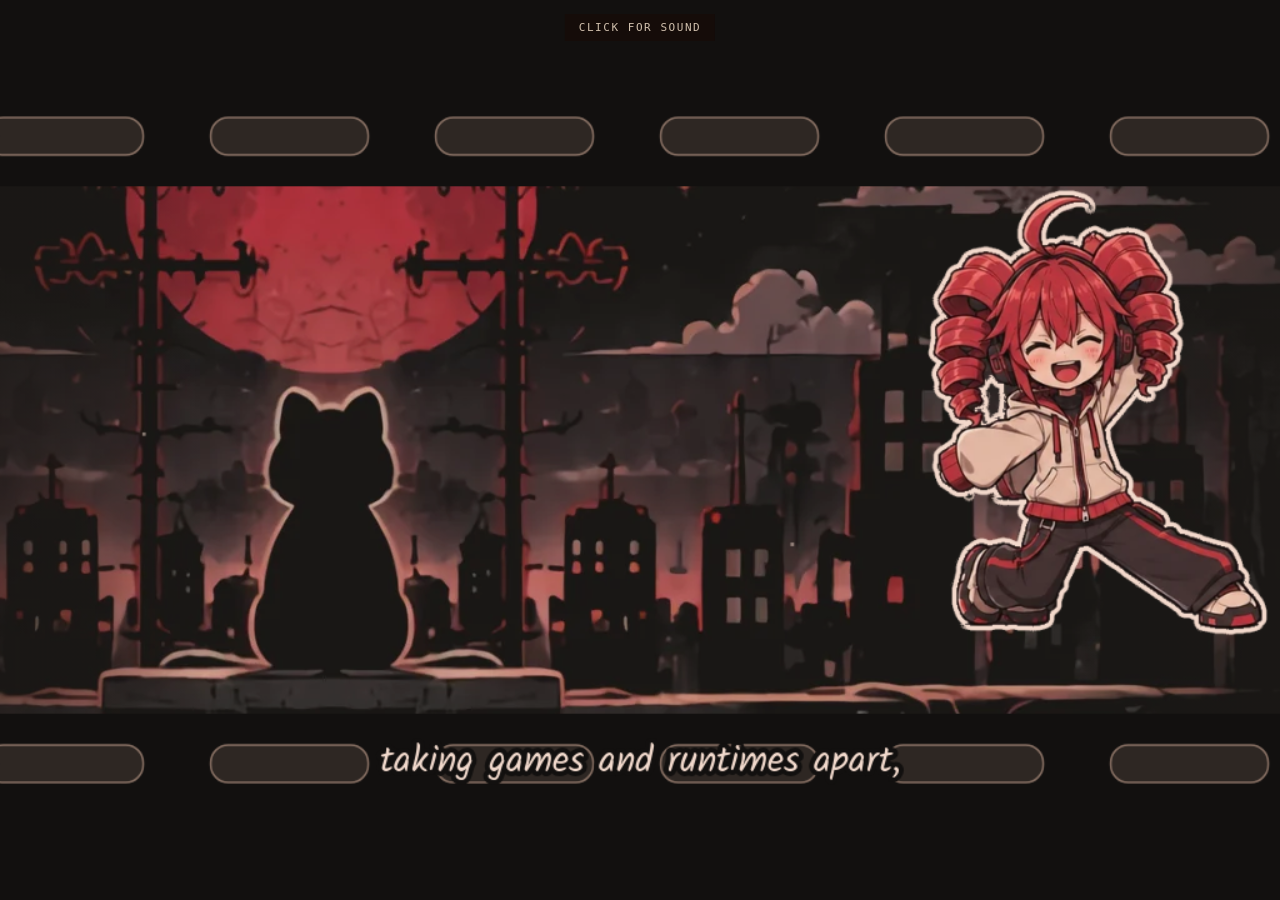
<file: 0401/index.html>
<!doctype html>
<html lang="en">
<head>
  <meta charset="utf-8">
  <meta name="viewport" content="width=device-width, initial-scale=1, viewport-fit=cover">
  <title>0401</title>
  <!-- a hidden page: nothing links here and search engines are asked to stay away -->
  <meta name="robots" content="noindex, nofollow">
  <meta name="theme-color" content="#12100f">

  <!-- keeps the relative paths below working whether the address ends with a slash or not -->
  <base href="/0401/">
  <!-- the handwriting of the captions -->
  <link rel="preconnect" href="https://fonts.googleapis.com">
  <link rel="preconnect" href="https://fonts.gstatic.com" crossorigin>
  <link rel="stylesheet" href="https://fonts.googleapis.com/css2?family=Kalam&display=swap">
  <link rel="stylesheet" href="reel.css">
</head>
<body>

  <!-- No player and no buttons: the reel loads, starts by itself and loops (see reel.js). -->
  <main class="reel">
    <canvas class="reel__screen" id="reel" width="1024" height="576"
            aria-label="A short looping animation: a red-haired girl in a hoodie dances on a strip of film, in front of a city under a red moon."></canvas>

    <!-- the only text on the page: "0401" and a percentage while it loads, a hint if the browser holds the sound back -->
    <p class="reel__note" id="note"><b>0401</b><span id="note-text">0%</span></p>

    <span class="sr-only" id="subtitles"></span>
  </main>

  <script src="dancer.js"></script>
  <script src="motion.js"></script>
  <script src="reel.js"></script>
</body>
</html>
</file>
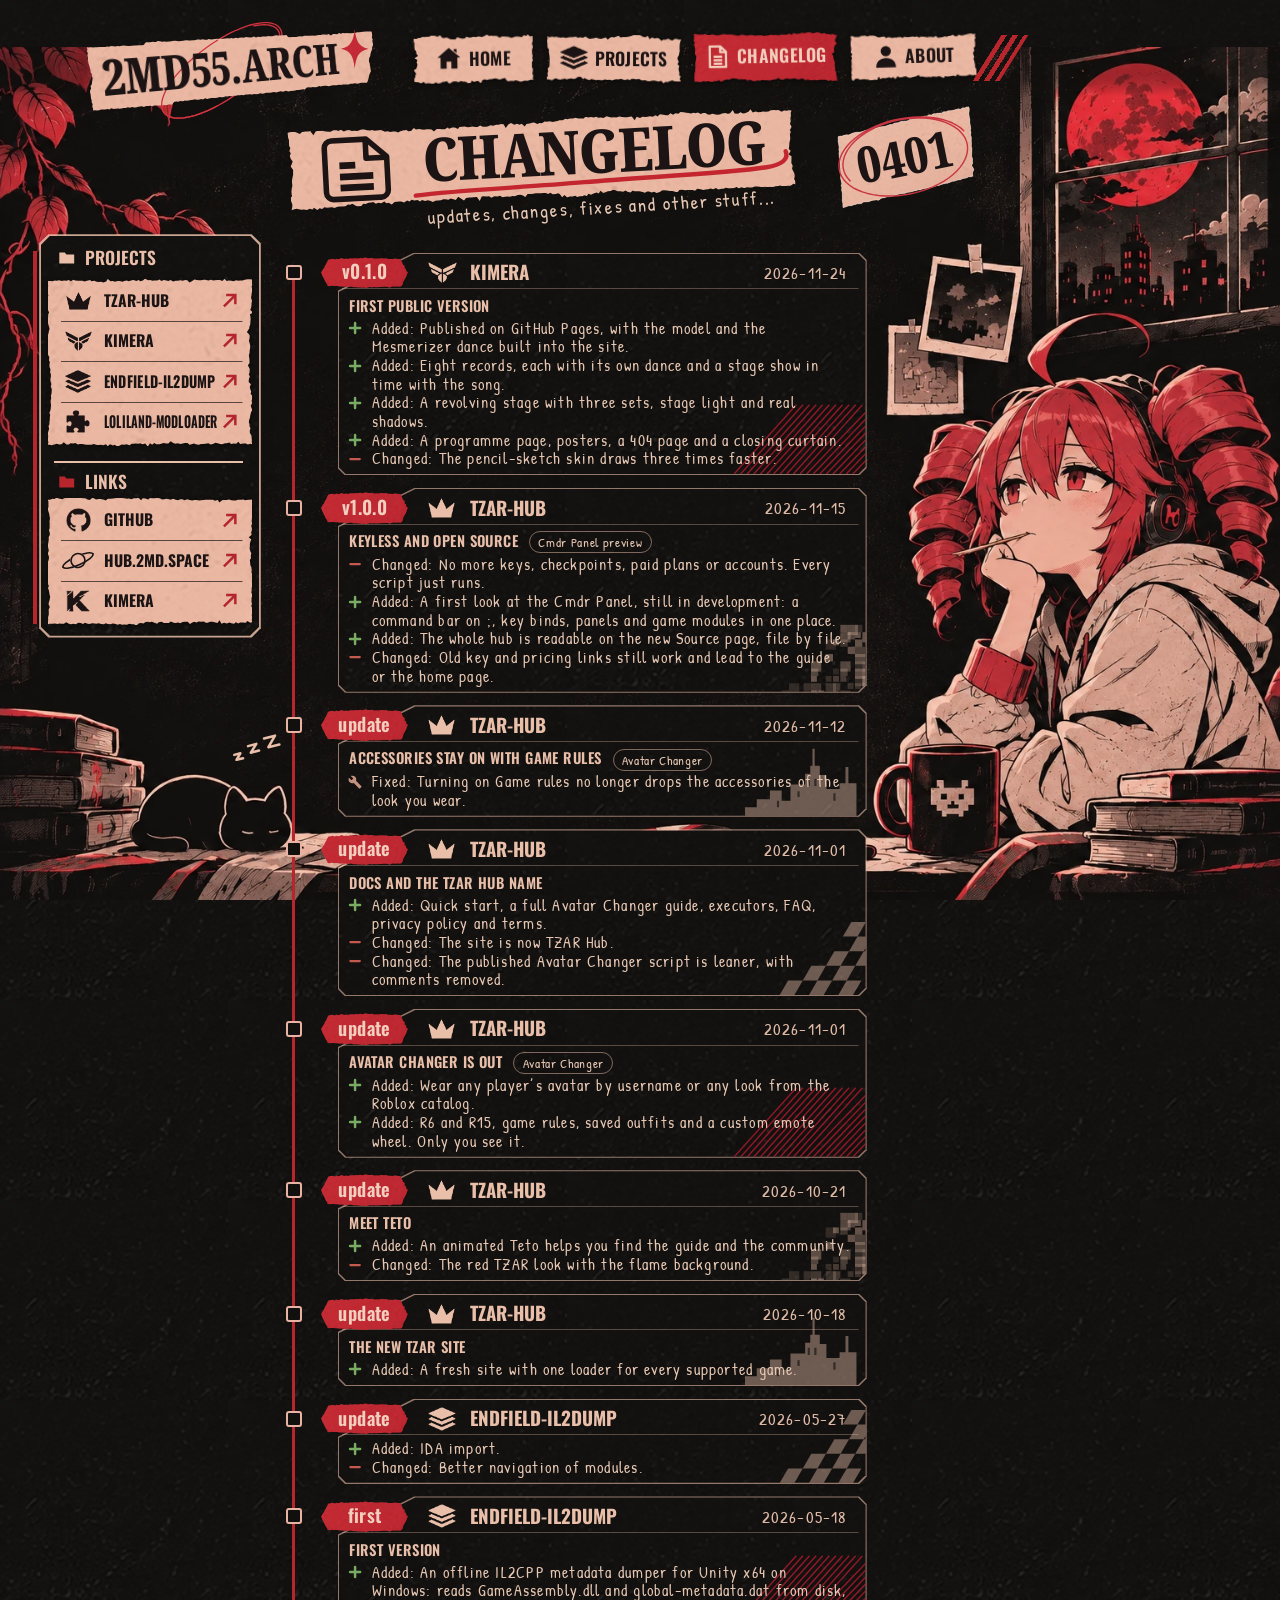
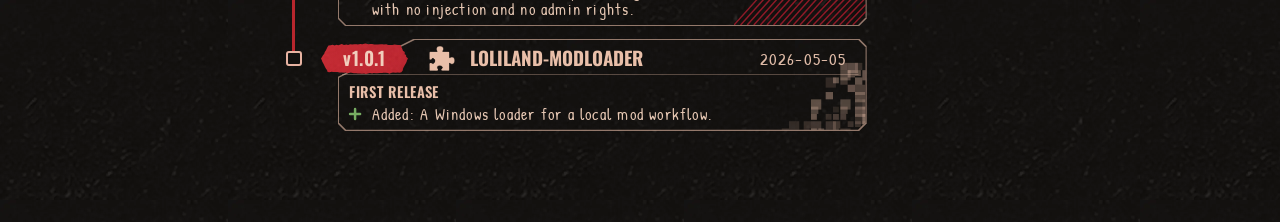
<file: changelog.html>
<!doctype html>
<html lang="en">
<head>
  <meta charset="utf-8">
  <meta name="viewport" content="width=device-width, initial-scale=1">
  <title>Changelog — 2MD55.ARCH</title>
  <meta name="description" content="updates, changes, fixes and other stuff.">
  <meta name="theme-color" content="#12100f">

  <!-- Entrance animations: the animated pieces wait hidden from the first paint; js/main.js plays them
       (the timer shows everything anyway if the script never arrives) -->
  <script>
    if ('IntersectionObserver' in window && !matchMedia('(prefers-reduced-motion: reduce)').matches) {
      document.documentElement.classList.add('reveal-ready');
      window.revealFailsafe = setTimeout(function () { document.documentElement.classList.remove('reveal-ready'); }, 4000);
    }
  </script>

  <link rel="preconnect" href="https://fonts.googleapis.com">
  <link rel="preconnect" href="https://fonts.gstatic.com" crossorigin>
  <link rel="stylesheet" href="https://fonts.googleapis.com/css2?family=Patrick+Hand&family=Kalam:wght@300;400&family=Noto+Serif:ital,wdth,wght@0,62.5..100,100..900;1,62.5..100,100..900&family=Oswald:wght@400..700&display=swap">

  <link rel="stylesheet" href="css/base.css">
  <link rel="stylesheet" href="css/shapes.css">
  <link rel="stylesheet" href="css/ui.css">
  <link rel="stylesheet" href="css/reveal.css">
  <link rel="stylesheet" href="css/changelog.css">
</head>
<body>

  <!-- shared SVG defs -->
  <svg class="svg-defs" width="0" height="0" aria-hidden="true" focusable="false">
    <defs>
      <linearGradient id="g-paper-shade" x1="0" y1="0" x2="1" y2="1">
        <stop offset="0" stop-color="#fff" stop-opacity=".14"/>
        <stop offset=".5" stop-color="#d9a79b" stop-opacity="0"/>
        <stop offset="1" stop-color="#c88377" stop-opacity=".32"/>
      </linearGradient>
      <path id="i-star" d="M0-14.4C1.2-5.6 2.9-1.7 11 0 2.9 1.7 1.2 5.6 0 14.4-1.2 5.6-2.9 1.7-11 0-2.9-1.7-1.2-5.6 0-14.4Z"/>
      <path id="i-arrow" d="M1.5 10.5 10 2M3.2 1.6h7.2v7.2"/>
      <!-- icons (24 x 24) -->
      <path id="ci-home" d="M12 2.3 1.3 11.3H4.2V21.5H9.8V15H14.2V21.5H19.8V11.3H22.7ZM16.6 3.6H19.2V7.3L16.6 5.1Z"/>
      <path id="ci-doc" fill="none" stroke="currentColor" stroke-width="2.1" stroke-linejoin="round" d="M4.5 2.5H14.5L19.5 7.5V21.5H4.5ZM14.2 2.8V7.8H19.2M8 12H16M8 15.2H16M8 18.4H16"/>
      <path id="ci-person" d="M12 2a4.8 4.8 0 1 1 0 9.6A4.8 4.8 0 0 1 12 2ZM2.8 22c0-5.4 3.7-8.7 9.2-8.7s9.2 3.3 9.2 8.7Z"/>
      <path id="ci-folder" d="M1.8 4.8H9.3L11.5 7.4H22.2V20H1.8Z"/>
      <path id="ci-plus" fill="none" stroke="currentColor" stroke-width="4.2" stroke-linecap="round" d="M12 3.5V20.5M3.5 12H20.5"/>
      <path id="ci-dash" fill="none" stroke="currentColor" stroke-width="3.8" stroke-linecap="round" d="M4 12H20"/>
      <path id="ci-wrench" d="M22.7 19l-9.1-9.1c.9-2.3.4-5-1.5-6.9-2-2-5-2.4-7.4-1.3L9 6 6 9 1.6 4.7C.4 7.1.9 10.1 2.9 12.1c1.9 1.9 4.6 2.4 6.9 1.5l9.1 9.1c.4.4 1 .4 1.4 0l2.300-2.300c.5-.4.5-1.1.1-1.4z"/>
    </defs>
  </svg>

  <div class="page cl-page">
    <!-- Positions are in pixels of the mockup (assets/source/changelog-mockup.webp, 1536 x 1024): see css/changelog.css -->
    <div class="cl-stage" data-reveal>

      <!-- the room: wall, vines, window, the girl at the desk, the sleeping cat -->
      <div class="cl-scene" aria-hidden="true">
        <svg class="cl-zzz" viewBox="0 0 100 60">
          <path d="m6 38 11-3-7 12 12-3"/><path d="m31 22 15-4-10 16 15-4"/><path d="m60 8 20-5-12 21 20-5"/>
        </svg>
      </div>

      <!-- ============ HEADER ============ -->
      <header class="cl-top">
        <a class="cl-logo" href="index.html" aria-label="2MD55.ARCH — home">
          <svg class="cl-logo__loop" viewBox="0 0 150 124" aria-hidden="true"><path id="cl-logo-loop" pathLength="1" d="M105.95 18.64L109.62 17.93L113.07 17.51L116.3 17.37L119.26 17.52L121.96 17.96L124.36 18.7L126.45 19.71L128.21 21.01L129.64 22.58L130.72 24.42L131.44 26.5L131.8 28.82L131.79 31.37L131.42 34.12L130.68 37.06L129.59 40.17L128.14 43.43L126.34 46.82L124.21 50.31L121.77 53.88L119.02 57.51L115.99 61.17L112.69 64.84L109.15 68.5L105.38 72.12L101.43 75.68L97.3 79.16L93.02 82.54L88.63 85.78L84.15 88.89L79.61 91.83L75.04 94.59L70.46 97.15L65.9 99.5L61.39 101.62L56.96 103.5L52.63 105.14L48.44 106.52L44.4 107.63L40.54 108.47L36.88 109.03L33.45 109.31L30.26 109.31L27.34 109.03L24.7 108.46L22.36 107.62L20.34 106.5L18.65 105.11L17.3 103.47L16.3 101.57L15.66 99.43L15.37 97.06L15.46 94.47L15.92 91.68L16.74 88.71L17.92 85.57L19.46 82.28L21.35 78.86L23.58 75.33L26.14 71.71L29 68.04L32.16 64.32L35.59 60.58L39.27 56.85L43.18 53.15L47.3 49.51L51.59 45.94L56.03 42.48L60.59 39.14L65.23 35.95L69.94 32.93L74.68 30.09L79.41 27.46L84.11 25.05L88.74 22.89L93.28 20.97L97.7 19.32L101.97 17.94L106.05 16.85L109.94 16.05L113.6 15.54L117 15.33L120.14 15.42L122.99 15.81L125.53 16.49L127.75 17.47L129.64 18.72L131.18 20.26L132.38 22.06L133.21 24.11L133.68 26.41L133.78 28.93L133.52 31.68L132.89 34.61L131.9 37.73L130.56 41.01"/></svg>
          <span class="cl-logo__paper"></span>
          <svg class="cl-logo__loop cl-logo__loop--front" viewBox="0 0 150 124" aria-hidden="true"><use href="#cl-logo-loop"/></svg>
          <span class="cl-logo__name">2MD55.ARCH</span>
          <svg class="cl-logo__star" viewBox="-11 -14.4 22 28.8" preserveAspectRatio="none" aria-hidden="true"><use href="#i-star"/></svg>
        </a>

        <nav class="cl-nav" aria-label="Main">
          <ul>
          <li><a class="cl-plaque" href="index.html" style="--shape:var(--shape-cl-nav-1)"><svg class="cl-ico" viewBox="0 0 24 24" aria-hidden="true"><use href="#ci-home"/></svg><span>Home</span></a></li>
          <li><a class="cl-plaque" href="index.html#projects" style="--shape:var(--shape-cl-nav-2)"><span class="icon icon--layers cl-ico" aria-hidden="true"></span><span>Projects</span></a></li>
          <li><a class="cl-plaque" href="changelog.html" aria-current="page" style="--shape:var(--shape-cl-nav-3)"><svg class="cl-ico" viewBox="0 0 24 24" aria-hidden="true"><use href="#ci-doc"/></svg><span>Changelog</span></a></li>
          <li><a class="cl-plaque" href="index.html#about" style="--shape:var(--shape-cl-nav-4)"><svg class="cl-ico" viewBox="0 0 24 24" aria-hidden="true"><use href="#ci-person"/></svg><span>About</span></a></li>
          </ul>
        </nav>
        <span class="slashes cl-slashes" aria-hidden="true"></span>
      </header>

      <main>
        <!-- ============ HEADING ============ -->
        <div class="cl-heading">
          <span class="cl-heading__paper" aria-hidden="true"></span>
          <svg class="cl-heading__icon" viewBox="0 0 88 84" aria-hidden="true">
            <path d="M14 5H58L83 28V70a9 9 0 0 1-9 9H14a9 9 0 0 1-9-9V14a9 9 0 0 1 9-9Z"/>
            <path d="M57 6V29H82"/>
            <path class="cl-heading__bars" d="M23 37H43M23 51H65M23 65H65"/>
          </svg>
          <h1 class="cl-heading__title">Changelog</h1>
          <svg class="cl-heading__line" viewBox="0 0 606 96" aria-hidden="true">
            <path pathLength="1" d="M150 84C200 80 280 81 353 78.5S520 77 572 72C590 70 600 64 596 54"/>
          </svg>
        </div>
        <p class="cl-sub">updates, changes, fixes and other stuff...</p>

        <div class="cl-stamp" aria-hidden="true" data-secret-trigger>
          <svg class="stamp" viewBox="0 0 170 124">
            <defs>
              <path id="cl-stamp-shape" d="M6 37L8.67 36.11L11.1 36.02L13.03 35.21L16.41 34.6L18.56 34.78L21.13 33.6L23.19 32.69L26.12 31.89L28.3 31.48L31.24 31.42L32.87 31.34L35.27 30.63L38.62 29.39L41.11 28.75L43.41 28.92L45.86 27.72L48.01 26.76L51.16 26.53L52.89 26.16L55.17 25.18L58 25L60.07 24.69L62.65 24.2L65.92 23.09L68.42 22.2L70.95 22.18L72.93 20.91L74.73 20.29L78.09 19.98L80.53 19.05L82.74 18.44L85.16 18.17L88.28 17.9L90.6 17.31L92.16 15.9L94.78 16.24L98.09 14.6L99.96 14.52L103.08 14.13L104.86 13.34L107.03 12.85L110 12L112.93 11.88L115.05 10.54L118.08 10.81L120.32 9.28L123.04 9.19L124.89 8.76L128.29 8.5L130.27 8.33L132.82 6.88L135.8 6.97L138.19 5.63L140.62 5.63L143.02 5.47L145.45 4.79L148.3 4.05L150.57 3.22L152.81 3.79L155.92 2.19L157.75 2.33L160.48 1.06L163 1L163.58 3.3L163.43 6.44L163.07 8.51L163.24 10.94L163.77 14.31L164.32 16.22L164.11 18.97L164.51 21.61L165.09 24.62L165.33 26.71L164.96 29.43L165.8 32.55L165.04 34.54L166.05 37.38L166 40L166.01 42.38L166.2 44.86L166 48.29L166.76 50.88L166.76 52.95L166.56 56L166.41 57.56L166.38 60.31L167.4 63.16L167.43 66.44L167.62 68.69L166.29 71.57L167.87 73.45L169.01 76.44L167.95 79L167.42 81.33L168 84L166.02 84.92L162.45 85.06L160.75 86.26L158.47 86.59L155.83 87.01L153.09 88.58L149.96 88.69L147.68 89.54L145.25 90.41L143.24 90.42L139.73 91.87L137.52 92.65L135.65 92.83L132.11 93.67L130.02 94.11L127.36 95.27L125.04 95.51L122.15 96.63L120 97L118.03 97.3L115.35 97.84L112.6 98.86L110.11 98.93L107.36 99.6L104.86 100.68L101.69 100.8L100.08 101.7L97.44 102.03L94.32 102.95L91.8 103.43L89.76 103.41L86.7 104.76L84.64 104.95L81.85 105.19L79.72 105.73L76.73 106.61L74.09 107.29L72.66 108.08L70.08 108.53L67.17 108.99L64.3 109.08L62 110L59.41 110.28L57.48 111.04L54.97 113.04L51.66 112.7L48.92 112.98L46.94 113.3L44.41 114.24L42.63 114.9L38.85 115.12L36.63 115.26L34.27 117.11L31.64 117.19L29.6 117.4L26.7 118.14L24.4 118.9L21.92 119.64L18.95 119.79L16.47 120.55L14.34 121.42L12 122L11.79 119.35L11.86 117.06L11.03 113.79L11.22 111.25L11.16 109.01L11.17 105.63L10.98 103.7L10.32 101.19L10.55 97.75L9.67 95.24L10.58 93.65L9.82 90.01L9.2 87.38L9.01 85.75L9.46 82.53L9 80L9.04 76.9L9.02 75.25L8.5 72.18L8.5 69.49L8.38 67.16L8.14 64.44L7.57 62.6L7.37 59.81L7.03 56.92L7.4 54.64L6.95 52.09L7.26 50.25L6.95 46.89L6.54 44.69L6.14 42.7L6.18 39.52Z"/>
              <clipPath id="cl-stamp-clip"><use href="#cl-stamp-shape"/></clipPath>
            </defs>
            <g clip-path="url(#cl-stamp-clip)">
              <image href="assets/tex/paper.webp" x="-12" y="-40" width="200" height="215"/>
              <rect width="170" height="124" fill="#e7ae97" opacity=".7"/>
              <rect width="170" height="124" fill="url(#g-paper-shade)"/>
            </g>
            <use class="stamp__rim" href="#cl-stamp-shape"/>
            <text class="stamp__num" x="86" y="83" text-anchor="middle" transform="rotate(-11.5 86 62)">0401</text>
            <path id="cl-stamp-ring" class="stamp__ring" pathLength="1" d="M20.59 89.93L17.51 86.5L15.07 82.8L13.32 78.87L12.26 74.74L11.91 70.45L12.27 66.05L13.36 61.58L15.15 57.08L17.63 52.6L20.79 48.19L24.59 43.88L29 39.73L33.97 35.77L39.47 32.05L45.42 28.6L51.78 25.46L58.48 22.66L65.46 20.24L72.65 18.21L79.97 16.6L87.36 15.42L94.73 14.68L102.03 14.4L109.18 14.57L116.1 15.19L122.73 16.25L129.01 17.75L134.87 19.67L140.27 21.99L145.14 24.68L149.45 27.72L153.15 31.08L156.2 34.72L158.59 38.61L160.28 42.72L161.26 47L161.53 51.41L161.07 55.91L159.89 60.46L158.01 65.01L155.43 69.53L152.19 73.97L148.31 78.28L143.82 82.44L138.77 86.39L133.2 90.11L127.16 93.56L120.71 96.7L113.9 99.51L106.81 101.95L99.49 104.01L92.01 105.66L84.45 106.89L76.88 107.69L69.37 108.04L61.99 107.94L54.81 107.39L47.92 106.39L41.37 104.95L35.23 103.09L29.57 100.82L24.43 98.17L19.88 95.14L15.97 91.79L12.72 88.13L10.18 84.2L8.38 80.04L7.33 75.69L7.04 71.19L7.52 66.59L8.77 61.93L10.77 57.25L13.51 52.61L16.95 48.04L21.07 43.59L25.82 39.31L31.16 35.24L37.02 31.41L43.37 27.86L50.12 24.63L57.22 21.75L64.6 19.24L72.19 17.14L79.91 15.45L87.68 14.2L95.45 13.39L103.12 13.04L110.63 13.15L117.91 13.72L124.88 14.74L131.5 16.21L137.68 18.11L143.38 20.43L148.53 23.14L153.1 26.22L157.04 29.65"/>
          </svg>
        </div>

        <!-- ============ RELEASES ============
             Generated from data/changelog.json: edit that file and run  node tools/build-changelog.mjs -->
        <ol class="cl-timeline">
          <!-- releases:start (generated, do not edit by hand) -->
          <li class="cl-release" id="kimera">
            <span class="cl-release__frame" aria-hidden="true"></span>
            <header class="cl-release__head">
              <span class="cl-version">v0.1.0</span>
              <span class="cl-release__icon"><span class="icon icon--wings" aria-hidden="true"></span></span>
              <h2 class="cl-release__name">Kimera</h2>
              <time class="cl-release__date" datetime="2026-11-24">2026-11-24</time>
            </header>
            <div class="cl-release__body">
              <p class="cl-release__title">First public version</p>
              <ul class="cl-changes">
                <li class="cl-change cl-change--added"><svg class="cl-change__ico" viewBox="0 0 24 24" aria-hidden="true"><use href="#ci-plus"/></svg><span><b>Added:</b> Published on GitHub Pages, with the model and the Mesmerizer dance built into the site.</span></li>
                <li class="cl-change cl-change--added"><svg class="cl-change__ico" viewBox="0 0 24 24" aria-hidden="true"><use href="#ci-plus"/></svg><span><b>Added:</b> Eight records, each with its own dance and a stage show in time with the song.</span></li>
                <li class="cl-change cl-change--added"><svg class="cl-change__ico" viewBox="0 0 24 24" aria-hidden="true"><use href="#ci-plus"/></svg><span><b>Added:</b> A revolving stage with three sets, stage light and real shadows.</span></li>
                <li class="cl-change cl-change--added"><svg class="cl-change__ico" viewBox="0 0 24 24" aria-hidden="true"><use href="#ci-plus"/></svg><span><b>Added:</b> A programme page, posters, a 404 page and a closing curtain.</span></li>
                <li class="cl-change cl-change--changed"><svg class="cl-change__ico" viewBox="0 0 24 24" aria-hidden="true"><use href="#ci-dash"/></svg><span><b>Changed:</b> The pencil-sketch skin draws three times faster.</span></li>
              </ul>
            </div>
          </li>
          <li class="cl-release" id="tzar-hub">
            <span class="cl-release__frame" aria-hidden="true"></span>
            <header class="cl-release__head">
              <span class="cl-version">v1.0.0</span>
              <span class="cl-release__icon"><span class="icon icon--crown" aria-hidden="true"></span></span>
              <h2 class="cl-release__name">Tzar-Hub</h2>
              <time class="cl-release__date" datetime="2026-11-15">2026-11-15</time>
            </header>
            <div class="cl-release__body">
              <p class="cl-release__title">Keyless and open source <span>Cmdr Panel preview</span></p>
              <ul class="cl-changes">
                <li class="cl-change cl-change--changed"><svg class="cl-change__ico" viewBox="0 0 24 24" aria-hidden="true"><use href="#ci-dash"/></svg><span><b>Changed:</b> No more keys, checkpoints, paid plans or accounts. Every script just runs.</span></li>
                <li class="cl-change cl-change--added"><svg class="cl-change__ico" viewBox="0 0 24 24" aria-hidden="true"><use href="#ci-plus"/></svg><span><b>Added:</b> A first look at the Cmdr Panel, still in development: a command bar on ;, key binds, panels and game modules in one place.</span></li>
                <li class="cl-change cl-change--added"><svg class="cl-change__ico" viewBox="0 0 24 24" aria-hidden="true"><use href="#ci-plus"/></svg><span><b>Added:</b> The whole hub is readable on the new Source page, file by file.</span></li>
                <li class="cl-change cl-change--changed"><svg class="cl-change__ico" viewBox="0 0 24 24" aria-hidden="true"><use href="#ci-dash"/></svg><span><b>Changed:</b> Old key and pricing links still work and lead to the guide or the home page.</span></li>
              </ul>
            </div>
          </li>
          <li class="cl-release" id="tzar-hub-2026-11-12">
            <span class="cl-release__frame" aria-hidden="true"></span>
            <header class="cl-release__head">
              <span class="cl-version">update</span>
              <span class="cl-release__icon"><span class="icon icon--crown" aria-hidden="true"></span></span>
              <h2 class="cl-release__name">Tzar-Hub</h2>
              <time class="cl-release__date" datetime="2026-11-12">2026-11-12</time>
            </header>
            <div class="cl-release__body">
              <p class="cl-release__title">Accessories stay on with game rules <span>Avatar Changer</span></p>
              <ul class="cl-changes">
                <li class="cl-change cl-change--fixed"><svg class="cl-change__ico" viewBox="0 0 24 24" aria-hidden="true"><use href="#ci-wrench"/></svg><span><b>Fixed:</b> Turning on Game rules no longer drops the accessories of the look you wear.</span></li>
              </ul>
            </div>
          </li>
          <li class="cl-release" id="tzar-hub-2026-11-01">
            <span class="cl-release__frame" aria-hidden="true"></span>
            <header class="cl-release__head">
              <span class="cl-version">update</span>
              <span class="cl-release__icon"><span class="icon icon--crown" aria-hidden="true"></span></span>
              <h2 class="cl-release__name">Tzar-Hub</h2>
              <time class="cl-release__date" datetime="2026-11-01">2026-11-01</time>
            </header>
            <div class="cl-release__body">
              <p class="cl-release__title">Docs and the TZAR Hub name</p>
              <ul class="cl-changes">
                <li class="cl-change cl-change--added"><svg class="cl-change__ico" viewBox="0 0 24 24" aria-hidden="true"><use href="#ci-plus"/></svg><span><b>Added:</b> Quick start, a full Avatar Changer guide, executors, FAQ, privacy policy and terms.</span></li>
                <li class="cl-change cl-change--changed"><svg class="cl-change__ico" viewBox="0 0 24 24" aria-hidden="true"><use href="#ci-dash"/></svg><span><b>Changed:</b> The site is now TZAR Hub.</span></li>
                <li class="cl-change cl-change--changed"><svg class="cl-change__ico" viewBox="0 0 24 24" aria-hidden="true"><use href="#ci-dash"/></svg><span><b>Changed:</b> The published Avatar Changer script is leaner, with comments removed.</span></li>
              </ul>
            </div>
          </li>
          <li class="cl-release" id="tzar-hub-2026-11-01-2">
            <span class="cl-release__frame" aria-hidden="true"></span>
            <header class="cl-release__head">
              <span class="cl-version">update</span>
              <span class="cl-release__icon"><span class="icon icon--crown" aria-hidden="true"></span></span>
              <h2 class="cl-release__name">Tzar-Hub</h2>
              <time class="cl-release__date" datetime="2026-11-01">2026-11-01</time>
            </header>
            <div class="cl-release__body">
              <p class="cl-release__title">Avatar Changer is out <span>Avatar Changer</span></p>
              <ul class="cl-changes">
                <li class="cl-change cl-change--added"><svg class="cl-change__ico" viewBox="0 0 24 24" aria-hidden="true"><use href="#ci-plus"/></svg><span><b>Added:</b> Wear any player’s avatar by username or any look from the Roblox catalog.</span></li>
                <li class="cl-change cl-change--added"><svg class="cl-change__ico" viewBox="0 0 24 24" aria-hidden="true"><use href="#ci-plus"/></svg><span><b>Added:</b> R6 and R15, game rules, saved outfits and a custom emote wheel. Only you see it.</span></li>
              </ul>
            </div>
          </li>
          <li class="cl-release" id="tzar-hub-2026-10-21">
            <span class="cl-release__frame" aria-hidden="true"></span>
            <header class="cl-release__head">
              <span class="cl-version">update</span>
              <span class="cl-release__icon"><span class="icon icon--crown" aria-hidden="true"></span></span>
              <h2 class="cl-release__name">Tzar-Hub</h2>
              <time class="cl-release__date" datetime="2026-10-21">2026-10-21</time>
            </header>
            <div class="cl-release__body">
              <p class="cl-release__title">Meet Teto</p>
              <ul class="cl-changes">
                <li class="cl-change cl-change--added"><svg class="cl-change__ico" viewBox="0 0 24 24" aria-hidden="true"><use href="#ci-plus"/></svg><span><b>Added:</b> An animated Teto helps you find the guide and the community.</span></li>
                <li class="cl-change cl-change--changed"><svg class="cl-change__ico" viewBox="0 0 24 24" aria-hidden="true"><use href="#ci-dash"/></svg><span><b>Changed:</b> The red TZAR look with the flame background.</span></li>
              </ul>
            </div>
          </li>
          <li class="cl-release" id="tzar-hub-2026-10-18">
            <span class="cl-release__frame" aria-hidden="true"></span>
            <header class="cl-release__head">
              <span class="cl-version">update</span>
              <span class="cl-release__icon"><span class="icon icon--crown" aria-hidden="true"></span></span>
              <h2 class="cl-release__name">Tzar-Hub</h2>
              <time class="cl-release__date" datetime="2026-10-18">2026-10-18</time>
            </header>
            <div class="cl-release__body">
              <p class="cl-release__title">The new TZAR site</p>
              <ul class="cl-changes">
                <li class="cl-change cl-change--added"><svg class="cl-change__ico" viewBox="0 0 24 24" aria-hidden="true"><use href="#ci-plus"/></svg><span><b>Added:</b> A fresh site with one loader for every supported game.</span></li>
              </ul>
            </div>
          </li>
          <li class="cl-release" id="endfield-il2dump">
            <span class="cl-release__frame" aria-hidden="true"></span>
            <header class="cl-release__head">
              <span class="cl-version">update</span>
              <span class="cl-release__icon"><span class="icon icon--layers" aria-hidden="true"></span></span>
              <h2 class="cl-release__name">Endfield-IL2Dump</h2>
              <time class="cl-release__date" datetime="2026-05-27">2026-05-27</time>
            </header>
            <div class="cl-release__body">
              <ul class="cl-changes">
                <li class="cl-change cl-change--added"><svg class="cl-change__ico" viewBox="0 0 24 24" aria-hidden="true"><use href="#ci-plus"/></svg><span><b>Added:</b> IDA import.</span></li>
                <li class="cl-change cl-change--changed"><svg class="cl-change__ico" viewBox="0 0 24 24" aria-hidden="true"><use href="#ci-dash"/></svg><span><b>Changed:</b> Better navigation of modules.</span></li>
              </ul>
            </div>
          </li>
          <li class="cl-release" id="endfield-il2dump-2026-05-18">
            <span class="cl-release__frame" aria-hidden="true"></span>
            <header class="cl-release__head">
              <span class="cl-version">first</span>
              <span class="cl-release__icon"><span class="icon icon--layers" aria-hidden="true"></span></span>
              <h2 class="cl-release__name">Endfield-IL2Dump</h2>
              <time class="cl-release__date" datetime="2026-05-18">2026-05-18</time>
            </header>
            <div class="cl-release__body">
              <p class="cl-release__title">First version</p>
              <ul class="cl-changes">
                <li class="cl-change cl-change--added"><svg class="cl-change__ico" viewBox="0 0 24 24" aria-hidden="true"><use href="#ci-plus"/></svg><span><b>Added:</b> An offline IL2CPP metadata dumper for Unity x64 on Windows: reads GameAssembly.dll and global-metadata.dat from disk, with no injection and no admin rights.</span></li>
              </ul>
            </div>
          </li>
          <li class="cl-release" id="loliland-modloader">
            <span class="cl-release__frame" aria-hidden="true"></span>
            <header class="cl-release__head">
              <span class="cl-version">v1.0.1</span>
              <span class="cl-release__icon"><span class="icon icon--puzzle" aria-hidden="true"></span></span>
              <h2 class="cl-release__name">Loliland-Modloader</h2>
              <time class="cl-release__date" datetime="2026-05-05">2026-05-05</time>
            </header>
            <div class="cl-release__body">
              <p class="cl-release__title">First release</p>
              <ul class="cl-changes">
                <li class="cl-change cl-change--added"><svg class="cl-change__ico" viewBox="0 0 24 24" aria-hidden="true"><use href="#ci-plus"/></svg><span><b>Added:</b> A Windows loader for a local mod workflow.</span></li>
              </ul>
            </div>
          </li>
          <!-- releases:end -->
        </ol>
      </main>

      <!-- ============ SIDEBAR ============ -->
      <aside class="cl-side" aria-label="Projects and links">
        <span class="cl-side__frame" aria-hidden="true"></span>

        <h2 class="cl-side__head"><svg viewBox="0 0 24 24" aria-hidden="true"><use href="#ci-folder"/></svg>Projects</h2>
        <ul class="cl-list" style="--shape:var(--shape-cl-list-1)">
            <li><a href="https://github.com/2md55nmxkw-arch/tzar-hub" rel="noopener"><span class="cl-list__icon"><span class="icon icon--crown" aria-hidden="true"></span></span><span class="cl-list__label">Tzar-Hub</span><svg class="cl-arrow" viewBox="0 0 12 12" aria-hidden="true"><use href="#i-arrow"/></svg></a></li>
            <li><a href="https://github.com/2md55nmxkw-arch/kimera" rel="noopener"><span class="cl-list__icon"><span class="icon icon--wings" aria-hidden="true"></span></span><span class="cl-list__label">Kimera</span><svg class="cl-arrow" viewBox="0 0 12 12" aria-hidden="true"><use href="#i-arrow"/></svg></a></li>
            <li><a href="https://github.com/2md55nmxkw-arch/endfield-il2dump" rel="noopener"><span class="cl-list__icon"><span class="icon icon--layers" aria-hidden="true"></span></span><span class="cl-list__label" style="--sx:.9">Endfield-IL2Dump</span><svg class="cl-arrow" viewBox="0 0 12 12" aria-hidden="true"><use href="#i-arrow"/></svg></a></li>
            <li><a href="https://github.com/2md55nmxkw-arch/Loliland-ModLoader" rel="noopener"><span class="cl-list__icon"><span class="icon icon--puzzle" aria-hidden="true"></span></span><span class="cl-list__label" style="--sx:.775">Loliland-Modloader</span><svg class="cl-arrow" viewBox="0 0 12 12" aria-hidden="true"><use href="#i-arrow"/></svg></a></li>
          </ul>

        <h2 class="cl-side__head cl-side__head--links"><svg viewBox="0 0 24 24" aria-hidden="true"><use href="#ci-folder"/></svg>Links</h2>
        <ul class="cl-list" style="--shape:var(--shape-cl-list-2)">
            <li><a href="https://github.com/2md55nmxkw-arch" rel="noopener"><span class="cl-list__icon"><span class="icon icon--github" aria-hidden="true"></span></span><span class="cl-list__label">GitHub</span><svg class="cl-arrow" viewBox="0 0 12 12" aria-hidden="true"><use href="#i-arrow"/></svg></a></li>
            <li><a href="https://hub.2md.space" rel="noopener"><span class="cl-list__icon"><span class="icon icon--planet" aria-hidden="true"></span></span><span class="cl-list__label">hub.2md.space</span><svg class="cl-arrow" viewBox="0 0 12 12" aria-hidden="true"><use href="#i-arrow"/></svg></a></li>
            <li><a href="https://2md55nmxkw-arch.github.io/kimera/" rel="noopener"><span class="cl-list__icon"><span class="icon icon--k" aria-hidden="true"></span></span><span class="cl-list__label">Kimera</span><svg class="cl-arrow" viewBox="0 0 12 12" aria-hidden="true"><use href="#i-arrow"/></svg></a></li>
          </ul>
      </aside>

      <!-- phones only: the girl at the desk closes the page (on a wide screen she is part of the room behind) -->
      <div class="cl-outro" aria-hidden="true">
        <img class="cl-outro__cat" src="assets/img/changelog/cat.webp" width="230" height="140" alt="" loading="lazy" decoding="async">
        <svg class="cl-zzz" viewBox="0 0 100 60">
          <path d="m6 38 11-3-7 12 12-3"/><path d="m31 22 15-4-10 16 15-4"/><path d="m60 8 20-5-12 21 20-5"/>
        </svg>
      </div>

    </div>
  </div>

  <script src="js/main.js" defer></script>
</body>
</html>
</file>
<file: css/base.css>
/* =========================================================
   2MD55.ARCH — base: tokens, reset, page texture
   ========================================================= */

:root {
  /* palette (sampled from the mockups) */
  --ink: #12100f;
  --ink-soft: #1c1414;
  --paper: #efd5c8;
  --paper-dim: #c9afa5;
  --red: #b72733;
  --red-hot: #cf3340;

  --font-sans: "Oswald", "Arial Narrow", "Roboto Condensed", sans-serif;
  --font-serif: "Noto Serif", Georgia, "Times New Roman", serif;

  /* The mockups are 667px wide. Everything inside .page is measured in
     "reference pixels": 1u = page width / 667, so the layout keeps the
     proportions of the picture at any screen size. */
  --page-max: 1200px;
  --u: calc(100cqw / 667);

  /* textures cut from the asset sheets (assets/source/sheet-3.webp) */
  --tex-dark: url("../assets/tex/dark.webp");
  --tex-paper: url("../assets/tex/paper.webp");
  --tex-red: url("../assets/tex/red.webp");
}

*,
*::before,
*::after { box-sizing: border-box; }

html {
  -webkit-text-size-adjust: 100%;
  text-size-adjust: 100%;
  scroll-behavior: smooth;
  background: var(--ink);
}

body {
  margin: 0;
  min-height: 100vh;
  min-height: 100dvh;
  color: var(--paper);
  font-family: var(--font-sans);
  -webkit-font-smoothing: antialiased;
  -moz-osx-font-smoothing: grayscale;
  text-rendering: optimizeLegibility;
  background-color: var(--ink);
  background-image: var(--tex-dark);
  background-size: 228px auto;
}

a { color: inherit; text-decoration: none; }

button {
  font: inherit;
  color: inherit;
  background: none;
  border: 0;
  padding: 0;
  cursor: pointer;
}

svg { display: block; }

/* Pictures are not part of a selection: dragging the mouse over the page (or Ctrl+A) highlights
   text only. This covers photos, art and every drawn piece (icons, stamps, pen lines). */
img,
svg,
picture,
canvas,
video {
  -webkit-user-select: none;
  user-select: none;
}

/* <picture> only chooses a file; it and its <source>s never take part in layout */
picture { display: contents; }
source { display: none; }
.svg-defs { position: absolute; }

:focus-visible {
  outline: 2px dashed var(--paper);
  outline-offset: 4px;
}

/* line breaks that exist only in the mobile layout */
.only-mobile { display: none; }

@media (max-width: 820px) {
  .only-mobile { display: inline; }
}

/* text for screen readers only */
.sr-only {
  position: absolute;
  width: 1px;
  height: 1px;
  overflow: hidden;
  clip-path: inset(50%);
  white-space: nowrap;
}

/* the page column: everything inside can use var(--u) */
.page {
  container-type: inline-size;
  position: relative;
  width: 100%;
  max-width: var(--page-max);
  margin-inline: auto;
}

@media (prefers-reduced-motion: reduce) {
  html { scroll-behavior: auto; }
  *,
  *::before,
  *::after {
    transition-duration: 0.01ms !important;
    animation-duration: 0.01ms !important;
  }
}
</file>
<file: css/shapes.css>
/* GENERATED by tools/build-shapes.mjs — torn-paper outlines, used as CSS masks over the raster textures. */
:root {
  --shape-tag: url("data:image/svg+xml,%3Csvg xmlns='http://www.w3.org/2000/svg' viewBox='0 0 100 40' preserveAspectRatio='none'%3E%3Cpath d='M8.04 3.66L9.45 3.31L12.02 3.22L13.72 3.02L15.29 2.8L17.11 2.68L18.76 2.68L20.04 2.5L21.76 2.47L22.42 0.92L23.97 1.14L26.21 0.81L27.31 0.86L29.57 0.78L31.12 1.03L33.2 1.05L34.53 1.01L36.47 0.88L37.74 0.65L39.72 1.16L41.12 1.48L42.97 1.28L44.17 1.25L45.98 1.35L47.78 1.56L49.52 1.44L51.96 1.78L53.59 2.02L55.35 1.92L57 1.85L58.97 1.78L60.6 1.7L62.07 1.16L63.32 1.38L65.3 1.33L66.7 1.01L68.62 0.87L70.21 0.84L71.46 1.02L73.61 0.81L75.06 0.64L76.46 0.68L78.54 0.41L79.94 0.27L81.41 0.44L83.54 -0.01L85.01 0.22L87.04 0L88.46 2.11L90.57 2.24L92.34 2.33L94.13 2.29L96.07 1.99L98.35 2.05L100 1.74L99.88 3.5L99.88 4.89L99.62 6.86L99.87 8.46L99.35 9.58L98.86 11.44L98.16 13.23L97.45 14.19L96.41 15.58L95.27 17.12L95.68 18.38L96.03 19.86L96.21 21.41L96.59 22.61L94.32 23.52L94.58 25.52L94.7 27L94.44 28.85L94.13 31.12L92.67 31.7L90.35 32.31L88.47 32.98L87.24 33.44L85.62 34.32L83.86 34.16L81.95 33.76L80 33.85L78.05 33.59L76.59 33.49L74.41 33.62L73.23 33.74L71.52 33.84L69.79 34.04L68.03 34.13L66.7 34.14L65.41 34.02L63.08 34.11L62.19 33.9L59.99 33.78L58.82 33.68L56.93 33.87L55.35 33.78L53.51 33.87L52 34L50.21 34.2L48.68 34.33L47.18 34.26L45.91 34.71L43.99 34.69L42.4 34.92L40.56 35.08L39.44 35.22L37.53 35.31L35.76 35.44L34.53 35.79L33.32 35.99L31.62 36.11L29.85 35.98L27.8 36.08L26.05 36.51L24.56 36.19L23.18 36.34L21.32 36.9L19.45 37.1L17.5 37.53L15.8 37.93L14.26 38.32L12.77 38.21L11.18 38.61L9.93 38.9L8.63 39.22L6.47 39.39L5.32 39.4L3.1 39.81L1.94 39.9L0 40L0.67 37.76L0.66 36.16L1.23 33.94L1.61 32.49L2.03 30.6L2.55 29.51L3.12 27.46L2.74 24.99L4.05 23.35L5.2 22.43L5.69 21.05L6.41 19.77L7.39 18.47L8.04 16.93L8.82 15.36L9.18 14.19L7.98 13.17L7.1 12.54L7.11 10.43L7.28 8.7L7.52 7.2L7.85 5.95Z'/%3E%3C/svg%3E");
  --shape-panel: url("data:image/svg+xml,%3Csvg xmlns='http://www.w3.org/2000/svg' viewBox='0 0 100 100' preserveAspectRatio='none'%3E%3Cpath d='M4.22 2.1L6.24 1.86L7.21 1.73L8.91 2.02L11.09 1.74L12.8 1.68L14.46 1.3L15.94 1.23L17.67 1.56L19.04 1.29L20.44 1.59L22.07 1.47L23.75 2.18L25.24 1.57L26.53 1.8L28.49 1.62L30.26 2.14L31.31 2.04L32.78 2.17L34.3 2.08L36.4 2.22L37.64 2.39L39.36 2.07L40.93 2.56L42.5 2.47L43.73 2.41L46 2.42L47.36 2.46L49.11 2.41L50.69 2.14L52.21 2.13L53.11 2.09L54.71 2.3L56.7 1.92L58.27 2.19L59.79 2.04L61.54 2.09L62.51 1.91L64.1 1.64L65.85 1.99L67.14 1.82L69.06 1.6L70.92 2.01L71.82 2.02L73.8 1.9L75.23 1.92L77.25 2.45L78.09 2.42L79.96 2.44L81.85 2.46L83.13 2.59L84.89 2.39L86.04 1.97L87.74 1.59L89.19 1.37L90.86 0.77L92.57 0.67L93.75 0.37L94.24 1.57L95 2.84L96.23 3.39L97.66 4.06L99.06 4.57L99.15 6.38L99.66 7.99L98.84 8.95L98.65 10.67L99.16 12.52L98.38 13.91L98.76 15.05L98.26 17.07L98.32 18.79L98.17 20.22L98.06 21.23L98.03 23.14L98.29 24.98L97.93 26.44L97.97 27.78L97.46 28.92L96.59 30.12L95.63 31.48L95.4 33.38L95.87 34.63L95.69 36.45L95.62 38.19L95.18 39.81L95.88 41.34L95.91 42.65L95.88 44.39L95.99 46.36L96.2 47.6L95.26 49.6L95.77 50.63L95.94 52.47L96.25 53.91L96.16 55.79L96.28 57.55L96.67 59.14L96.67 60.47L96.99 62.28L96.93 63.11L97.5 65.28L98.25 66.39L97.89 68.41L97.97 69.75L97.88 71.14L97.68 73.1L97.94 74.9L97.42 76.34L97.52 78.33L97.29 80L97.43 81.15L97.21 82.72L97.19 84.57L97.29 85.9L97.9 87.89L98.8 89.22L99.4 91.37L99.48 93.13L100 94.44L98.74 94.26L97.15 94.78L95.7 95.03L93.81 94.71L92.06 94.86L90.56 95.38L89.08 95.18L87.98 95.32L85.98 95.67L84.77 95.54L83.13 95.68L81.82 96.63L80.03 96.25L77.94 96.54L76.79 97.53L74.86 97.28L73.72 97.88L72.09 98.67L70.41 98.91L69.06 99.38L67.43 99.07L66.02 98.94L64.51 98.83L63.07 98.62L61.15 99.41L59.32 98.42L58.07 98.47L56.36 98.52L55.2 98.07L53.16 98.02L52.22 97.83L50.07 97.66L48.96 97.72L47.54 97.33L45.52 97.21L43.69 97.52L42.5 97.16L41.18 97.49L39.28 97.45L37.46 97.2L36.16 97.45L34.63 97.88L33.3 97.41L31.87 97.88L30.32 97.53L28.45 97.55L26.91 97.9L24.96 97.71L23.91 98.05L22.41 97.94L20.71 98.19L19.06 98.15L17.82 97.92L15.9 97.79L14.4 97.91L12.9 97.86L11.52 97.7L9.4 97.38L8.13 97.16L6.17 97.38L4.63 97.53L3.21 97.71L1.75 98.03L0.31 98.4L0.58 96.91L1.16 95.5L1.53 93.91L1.88 91.98L1.28 90.32L0 89.51L0.33 88.01L0.71 86.86L0.72 84.98L1.07 83.37L1.09 81.85L1.81 80.75L1.33 78.68L2.46 77.67L2.14 75.79L2.84 74.38L2.77 72.47L3 71.47L3.44 69.75L3.57 68.23L3.29 66.98L2.9 65.37L3.18 63.59L3.09 62.17L2.76 60.45L2.91 59.13L2.4 57L2.7 55.67L2.72 54.3L2.54 52.41L2.09 51.39L2.33 49.63L2.02 48.26L2 46.23L1.99 45.09L2.01 43.05L1.9 41.41L1.56 40.12L1.78 38.64L2.3 37L2.49 35.49L2.85 34.43L3.53 32.48L3.78 31.27L4.23 29.52L4.27 28.47L4.55 26.66L5 25.31L4.8 23.52L4.53 22.24L4.23 20.28L3.61 18.63L3.96 17.14L3.92 15.32L3.71 13.79L3.54 12.57L3.37 11.25L3.13 9.26L3.36 8.16L3.51 6.73L3.71 5.23L3.92 3.59Z'/%3E%3C/svg%3E");
  --shape-title: url("data:image/svg+xml,%3Csvg xmlns='http://www.w3.org/2000/svg' viewBox='0 0 290 90' preserveAspectRatio='none'%3E%3Cpath d='M4 22L5.71 22.2L8.33 21.99L9.78 22.08L12.14 21.8L13.8 21.91L16.24 21.57L18.05 21.69L19.97 21.59L22.2 21.73L23.71 21.14L25.59 21.3L27.68 20.6L29.82 20.97L32.07 21.11L33.66 20.69L36.05 20.81L38.11 20.5L39.99 20.14L42.1 20.41L44.17 20.59L45.54 20.63L48.16 20.41L50.42 20.16L52.2 20.21L54.45 19.9L55.86 19.9L58.23 20.02L60 19.5L60.92 18.12L62 17L63.78 16.91L66.33 16.96L68.43 16.47L70.1 16.78L71.78 16.88L73.48 15.9L75.6 16.13L77.8 16.55L80.36 16.33L81.89 16.47L84.46 16.25L85.77 16.27L87.58 15.74L90.4 15.67L92.33 15.83L94.35 16L96.39 15.79L98.39 15.59L99.86 15.27L101.66 15.14L104.04 15.44L105.62 15.22L108.17 15.03L109.79 14.99L112.38 14.43L114.18 14.27L115.67 14.61L117.95 14.23L119.76 14.63L121.99 14.63L123.62 13.9L126.14 14.28L127.91 14.13L129.6 13.83L132.36 13.68L133.55 13.87L136.14 13.52L137.98 13.6L140 13.5L142.27 13.22L144.45 13.5L145.52 12.91L147.64 13.37L150.28 12.54L152.25 13.11L153.54 12.6L156.26 12.34L157.83 12.53L160.22 11.97L162.03 12.18L164.23 12.29L166.41 12.14L167.85 11.5L170.21 12.33L171.84 11.73L174.49 11.82L176.3 11.37L177.54 11.34L180.26 11.46L182.27 11.04L183.71 11.07L185.9 11.17L187.85 10.63L189.6 10.26L191.99 10.49L194.17 10.55L195.7 10.18L197.98 10.17L200 10L201.5 12L203.64 12.13L205.5 12.01L207.26 11.9L209.46 11.83L211.78 11.49L213.13 11.15L215.51 11.46L217.41 10.62L219.6 10.59L221.93 10.73L223.55 10.71L225.37 10.39L227.07 10.66L229.5 10.4L231.39 9.88L233.33 10.04L235.63 9.44L237.49 9.53L239.62 9.74L241.33 9.01L243.66 10.37L245.72 8.88L247.37 9.1L249.99 9.3L251.55 8L253.22 8.83L255.42 8.13L257.75 8.34L259.39 7.95L261.19 8.36L263.56 8.2L266.01 7.95L267.9 7.85L269.7 7.37L271.27 7.26L273.32 7.07L275.28 6.85L277.94 6.6L279.55 6.58L281.93 6.54L283.5 6.5L284.01 8.39L284.17 10.74L283.89 12.58L284.72 14L284.32 15.98L284.96 18.35L285 20L284.11 21.93L284.18 24.12L283.41 25.6L282.53 28.25L282.3 30.48L281.31 32.47L281 34L281.04 35.69L281.79 37.67L281.96 39.47L282.37 41.44L282.59 43.51L283 45L282.01 47.18L281.4 48.56L281.01 50.35L280.49 52.55L279.9 54.75L279 56.5L277.09 56.42L275.22 56.54L273.15 56.43L270.93 57.14L269.64 57.51L267.32 57L264.75 57.41L262.93 57.33L260.95 58.07L259.5 58.03L257.7 58.09L255.76 58.09L253.55 58.58L251.75 58.44L249.22 58.95L247.74 58.93L245.53 58.77L243.51 59.32L241.3 59.74L239.27 59.29L237.91 59.24L235.47 59.48L233.75 59.97L232.16 59.71L230.11 60.47L227.58 60.74L226.14 60.61L223.78 61.01L222.31 60.83L220 61L218 63L216.47 62.82L213.62 63.35L211.59 63.39L210.09 63.39L207.53 64.17L206.45 64.16L204.2 64.44L201.58 64.89L199.47 64.29L198.13 64.79L196.43 65.3L194.46 64.72L192.19 65.27L189.86 65.85L188.08 65.34L186.43 65.57L184.27 66.24L182.16 66.16L179.97 66.22L177.62 66.79L176.47 67.04L174.24 66.63L172.27 67.36L170.24 67.54L168.5 67.37L166.08 67.92L164.06 67.73L161.75 67.77L159.97 67.76L157.55 68.5L156.26 68.38L153.49 68.54L152.25 68.55L150 69L147.9 69.15L146.25 69.67L144.01 69.25L141.94 69.85L140.31 69.68L137.56 70.53L136 70.56L134.42 70.38L131.78 71.13L130.48 71.16L128.13 71.25L126.22 71.29L123.69 71.76L122.17 72.18L120.09 71.62L117.8 72.61L116.36 72.36L113.6 72.9L111.57 73.06L110.33 72.58L108.27 72.99L106.29 73.22L103.72 73.68L101.95 74.05L100.36 73.78L98.14 74.47L95.6 74.26L93.74 75.02L92.14 74.68L90 75L88.65 76.22L88 77.5L85.84 77.71L83.72 77.63L82.21 78.32L80.3 78.14L77.59 78.51L76.51 78.62L73.75 78.48L71.72 78.49L69.94 78.66L68.38 79.31L66.2 78.8L64.18 79.1L62.17 79.01L59.78 79.91L58.24 79.33L56.22 79.46L54.31 79.87L52.15 80.41L50.41 80.54L47.96 80.09L46.37 80.69L43.97 80.35L42.33 81L40 81L37.75 81.44L36.1 81.71L34.5 81.42L31.79 81.74L30.43 81.87L27.67 81.35L26.1 82.48L24.24 82L21.88 82.42L20.34 82.5L17.88 82.55L15.99 83.28L13.75 83.46L11.85 83.24L10 83.5L9.94 81.61L9.16 79.22L9.59 77.25L8.59 75.29L8.57 73.46L7.88 71.47L7.83 70.31L7.59 67.98L7 66L7.09 64L7.99 62.03L7.49 59.5L8.74 57.95L9.01 55.74L9.22 53.95L9.5 52L9 50.51L8.66 47.97L7.51 46.11L7.32 43.72L6.77 41.56L6.19 39.65L5.5 38L5.31 36.42L4.9 33.96L5.05 32.36L4.38 30.04L4.84 27.57L3.98 25.97L4.35 24.1Z'/%3E%3C/svg%3E");
  --shape-about-back: url("data:image/svg+xml,%3Csvg xmlns='http://www.w3.org/2000/svg' viewBox='0 0 404 212' preserveAspectRatio='none'%3E%3Cpath d='M40 110L42.31 109.18L43.52 108.16L46 107L47.54 107.77L50.35 107.88L52.31 108.45L53.77 109.07L56.76 109.4L58.72 110.32L60.94 110.75L62.16 110.6L64.9 111.36L66.86 112.17L69.05 112.87L70.71 112.86L72.45 113.5L75 114L76.7 113.91L79.94 114.01L81.66 113.72L84.33 113.95L86.37 113.49L88.14 113.98L90.91 113.55L93.04 113.27L94.73 113.75L97.52 113.09L99.31 113.74L101.43 113.28L103.26 113.34L105.9 113.18L107.74 113.16L110.25 113.02L112.58 112.65L114.36 113.32L116.39 112.75L119.04 112.74L120.86 112.96L123.61 112.66L126.23 112.74L127.78 112.98L129.61 112.7L132.73 112.45L134.45 112.2L136.86 112.28L139.09 112.04L141.45 111.25L143.11 111.96L145.27 112.48L147.69 111.92L150.52 111.68L152.08 112.04L154.68 111.72L156.22 111.82L159 112.19L161.28 111.5L162.72 111.39L165.07 111.72L168.01 111.53L169.67 111.21L171.89 111.46L173.8 111.02L176.65 111.08L178.94 111.22L181.16 110.93L182.8 110.93L185.22 111.17L187.91 111.81L189.49 110.74L192.12 110.96L193.81 111.16L195.98 110.73L198.25 111.15L200.32 110.34L202.99 110.76L205.6 110.4L207.68 110.61L209.59 110.37L212.04 109.9L213.54 110.72L216.66 110.6L217.87 110.02L220.45 109.34L223.24 110.25L224.65 110.34L227.7 109.68L229.17 109.74L231.83 109.66L234.33 109.34L235.52 109.49L238.05 109.51L240.87 109.2L242.12 109.71L245.15 109.1L247.32 109.72L249.12 108.92L251.95 109.19L253.92 109.12L255.64 108.95L257.68 109.46L260.13 109.06L262.25 108.56L264.3 109.23L266.53 109.2L268.98 108.97L271.05 108.69L273.83 108.91L275.74 108.92L277.82 108.69L279.67 108.71L281.89 108.71L285 108.23L286.52 108.02L288.57 108.08L291.46 107.88L293.47 108.15L295.88 108L297.58 108.25L300 108L302.45 108.48L304.7 108.19L306.25 108.59L308.79 108.94L311.37 108.94L313.38 108.99L314.99 108.92L317.09 110.12L319.55 109.55L321.85 109.73L324.5 109.71L326.6 110.49L328.21 110.45L330.28 110.68L333.04 110.76L335.62 111.14L337.82 111.24L340.03 111.28L342.06 112.09L343.42 112.09L346.56 112.25L348.2 111.87L350.39 112.4L352.33 112.43L354.76 112.43L356.85 113.33L359.07 112.81L361.7 113.47L364.05 113.2L365.89 114.17L368 114L369.89 114.02L372.4 114.4L374.4 115.99L376.39 115.77L379.29 114.69L381.23 115.73L382.9 116.34L385.46 116.24L387.82 116.06L389.47 116.8L391.99 116.96L394.19 117.37L395.88 117.74L398 118L398.23 119.53L398.85 122.02L399.27 124L399.37 125.54L399.8 128.45L400 130L398.68 132L397.55 133.91L396.9 135.35L395.78 138.37L394.57 140.1L394.7 142.85L393 144L391.82 145.57L390.32 148.44L389.05 150.2L388.35 151.66L387.36 154.34L386 156L385.66 157.94L384.16 159.83L383.33 162.3L382.41 164.07L382 166L379.58 167.23L378.48 167.86L376.7 169.05L374.36 170.35L373.16 171.45L370.62 173.41L369.08 174.32L367.21 174.89L365.56 175.99L364.01 177.74L362.2 179.1L360 180L358.63 181.49L357.22 182.51L355.52 184.24L354 186L354.56 187.91L354.47 190.11L355.1 192.1L355.19 194.19L355.74 196.7L356.33 199.32L357 201L354.98 200.59L352.25 200.8L350.85 200.96L348.27 201.67L346.19 201.6L344.82 201.57L341.91 201.68L340.12 201.88L338 202L335.75 202.58L333.95 202.14L331.08 202.57L329.51 202.85L326.29 202.51L325.05 203.3L322.09 203.9L319.71 204.63L317.94 204.98L316.14 204.85L313.87 205.19L310.98 205.6L308.6 205.89L306.46 205.76L304.27 206.15L302.55 206.51L300 207L298.35 207.2L295.19 207.33L293.24 207.23L291.39 206.92L288.6 207.1L286.62 207.8L284.99 207.93L282.72 207.65L279.91 208.08L278.33 207.66L276.31 208.17L273.94 208.14L271.75 207.88L269.48 207.88L267.9 207.84L265.35 208.22L263.12 208.79L261.15 208.14L258.37 208.55L256.25 208.33L254.24 208.44L252.27 209.31L250 209L247.75 209.08L245.61 208.39L243.67 208.3L241.16 208.2L238.82 207.71L237.02 207.7L235.08 207.3L232.9 207.21L230.36 206.52L228.47 206.63L226.18 206.22L223.58 205.9L221.4 204.68L219.82 205.75L217.62 205.1L215.11 205.01L212.87 204.35L210.44 204.24L208.37 203.83L206.71 203.57L204.46 203.35L202.11 203.53L200 203L197.99 202.83L195.39 202.43L193.71 202.34L190.8 202.34L189.47 202.35L187.02 202.64L184.55 202.77L182.33 202.04L180.5 201.96L177.73 202.33L176.33 201.87L174.29 200.84L171.78 201.82L169.74 201.43L167.09 201.92L165.18 201.16L163.18 201.57L160.55 201.41L158.86 201.78L156.26 201.5L154.43 200.98L152 200.96L150 201L148.17 200.84L145.31 201.16L143.65 201.08L141.76 201.67L139.44 201.32L136.43 201.69L134.52 201.69L133 201.49L130.46 201.34L128.19 202.2L126.16 201.96L124.19 201.6L122.19 202.2L119.54 202.25L117.5 202.26L115.55 202.02L112.94 202.21L111.35 202.8L108.55 201.95L106.83 203.08L103.82 202.73L102.6 203.11L100 203L97.55 203.47L95.6 203.18L93.43 203.57L91.26 203.52L89.04 204.07L86.5 203.57L84.82 203.96L82 204L79.76 204.39L77.52 204.94L75.94 204.41L73.55 204.34L71.52 205.24L68.54 205.6L66.7 205.79L64.54 205.46L62.59 206.16L60 206L57.55 205.59L55.1 206.17L52.79 206.08L51.14 205.86L48.21 205.8L46.19 205.99L43.83 206.01L42.38 205.71L39.93 205.94L37.86 206.31L35.3 206.22L32.52 205.64L30.24 205.89L28.85 206.33L26.24 206.09L24.51 206.22L21.79 205.6L19.9 206.15L17.02 205.8L15 206L13.26 204.07L11.89 202.91L10.52 201.95L8.96 200.35L7.03 198.33L5.43 197.6L4 196L4.42 194.27L6.13 192.04L7 190.61L7.79 187.7L9.57 185.78L9.5 184.09L10.4 182.3L12 180L13.24 177.83L13.58 175.92L14.66 173.53L15.81 172.14L16.86 169.7L17.5 167.83L18.13 166.29L19.06 164.44L20.77 162.65L21.35 159.69L22 158L22.82 155.42L23.71 154.27L24.38 151.57L25.45 149.49L26.93 147.64L27.29 146.21L27.84 144.3L29.28 142.35L30 140L30.56 137.64L31.37 135.46L32.45 133.41L33.03 131.22L33.84 128.97L34.45 127.12L34.19 125.17L35.61 122.65L36.28 121.12L37.32 118.13L38.39 116.23L39.33 114.29L39.5 112.27Z'/%3E%3C/svg%3E");
  --shape-about-front: url("data:image/svg+xml,%3Csvg xmlns='http://www.w3.org/2000/svg' viewBox='0 0 404 212' preserveAspectRatio='none'%3E%3Cpath d='M70 58L71.34 56.65L72.66 54.54L73.35 53.63L74.86 51.19L76 50L77.87 49.64L79.98 48.6L82.56 48.15L84.44 47.22L86.95 46.54L88.84 46.68L91.12 45.2L93.54 45.22L95.28 43.61L96.94 43.8L99.45 42.7L101.83 42.78L103.82 41.84L105.88 41.4L107.58 40.42L110 40L111.8 40L113.98 39.28L116.56 38.69L118.61 38.29L121.04 38.17L123.43 37.4L125.47 36.73L127.66 37.13L129.63 36.94L131.53 35.48L133.3 35.82L136.17 35.28L137.59 34.93L140.16 34.51L142.85 34.68L144.77 34.5L146.5 33.57L149.09 33.49L151.18 32.66L152.7 32.4L155.78 32.69L157.62 32.27L159.72 31.31L162.37 31.27L164.34 31.23L166.04 30.26L168.36 29.96L170.03 30.07L172.77 29.53L175.08 27.7L176.87 28.49L179.22 28.47L180.83 27.97L183.17 27.91L186.09 27.18L187.64 26.63L189.57 26.33L191.9 25.96L193.78 25.74L196.7 25.44L198.05 24.9L200.17 24.98L203.15 24.61L205 24L206.7 23.55L208.94 21.86L211.19 21.45L213.05 20.44L214.84 19.29L216.5 18.69L217.97 17.62L219.76 17.13L222 16L224.63 15.29L226.45 16.19L228.12 15.29L230.87 14.42L232.54 14.51L234.79 14.22L236.85 13.82L239.28 13.34L242.05 13.69L243.46 13.46L246.11 12.91L247.56 13.14L249.77 12.8L252.51 12.22L254.82 11.56L256.99 11.86L258.3 11.32L261.15 10.67L262.92 10.8L265.8 10.91L267.14 10.64L269.57 9.69L271.74 9.74L273.5 9.23L275.89 8.87L277.8 8.68L281.07 8.87L282.88 7.92L285.09 8.32L287.27 7.57L288.74 7.07L291.04 6.74L293.28 6.57L296 6.46L297.86 5.96L300 6L302.06 7.74L303.88 8.47L306 10L306.53 11.62L306.55 13.85L306.81 16.13L307.17 17.57L308 19.76L308 22L309.92 22L312.37 21.32L314.02 21.01L315.82 20.8L317.85 20.69L320 20L322.51 21.15L323.92 21.83L325.6 23.05L328.29 24.98L330.37 26.25L332 27L332.19 29.35L332.3 31.09L332.77 33.41L332.4 35.45L332.77 37.97L332.59 39.27L332.73 42.23L333 44L331.21 44.37L328.34 44.83L325.63 45.31L324 46L325.39 47.45L327.29 47.88L328.74 49.37L331.21 50.91L333.03 51.64L334.15 52.32L336 54L336.51 55.94L337.87 58.39L339.1 59.77L340 62L342.03 62.24L343.59 62.76L346.22 62.73L347.77 63.42L350.03 63.8L352 64L352.42 65.91L351.95 68.33L353.6 70.77L354.61 72.86L355.13 75.17L355.75 77.35L356 80L356.96 81.57L357.59 83.53L357.66 86.07L358.96 87.57L359.23 89.59L361.09 91.8L360.23 94.44L361.46 96.24L362 98L363.18 99.96L363.44 102.09L363.79 103.66L365.56 106.28L365.77 107.95L366.26 109.6L367.37 112.32L368 114L368.84 115.74L368.66 118.49L369.51 121.48L370.56 123.15L371.3 125.55L371.29 127.9L372 130L371.34 132.02L371.15 133.71L370.47 136.79L369.86 138.55L369.29 139.94L368.92 142.35L368.63 144.31L368.05 147.05L367.08 148.72L367.15 150.75L366.27 152.42L366 155L364.74 156.65L364.05 158.7L362.85 161.14L361.79 162.37L360.68 164.76L359.38 166.04L358.4 167.99L357.63 170.48L356.42 172.64L354.93 174.34L354.47 175.77L352.88 177.66L352 180L351.8 182.25L349.37 184.17L348.52 185.2L347.87 187.52L347.05 189.22L345.45 192.08L344.44 193.86L343.63 195.34L341.66 197.47L340.73 199.02L340 201L338.15 200.95L335.04 201.45L333.11 202.31L330.74 202.01L328.65 203.07L327 202.72L324.04 203.12L322.36 204.02L319.68 204.32L318.1 203.99L315.8 204.67L313.05 205.19L311.19 205.49L309.41 205.9L306.71 205.98L304.75 206.65L301.77 206.45L300 207L298.13 207.49L295.76 207.52L293.5 207.51L291.36 207.37L289.59 208.43L286.45 207.31L284.93 207.3L282.72 207.44L280.67 207.42L278.55 207.92L275.88 207.98L273.56 208L271.36 207.71L270.11 208.26L267.24 208.25L264.95 208.48L263.15 208.17L260.63 208.3L259.03 208.41L256.05 208.38L254.34 209.7L252.58 209.08L250 209L247.67 209.28L245.39 208.73L243.21 208.13L241.51 208.11L239.15 207.82L236.46 207.69L234.65 207.04L233.11 206.9L230.58 207.03L228.36 206.46L226.17 206.59L223.74 205.46L221.69 206.06L219.25 205.63L217.4 204.71L215.23 204.39L212.78 204.79L211.36 204.1L209.11 204.18L206.08 203.87L204.4 203.28L202.42 203.64L200 203L198.35 203.27L195.95 202.57L193.33 202.64L191.75 202.62L188.76 202.88L187 202.89L184.45 202.36L182.44 202.56L179.95 202.16L177.96 202.28L176.59 202.01L174.42 201.92L172.24 201.48L169.39 201.67L167 202.02L165.05 201.99L163.54 201.74L160.48 201.01L159.2 201.45L156.43 201.05L154.45 200.83L151.76 201.26L150 201L147.52 201.38L145.71 201.13L143.2 201.48L141.64 200.99L139.5 201.73L136.62 202.07L135.21 201.76L132.11 201.75L130.17 202.07L128.57 202.09L126.02 201.68L123.37 201.73L121.36 201.96L120.08 201.9L117.24 202.29L115.61 201.95L113.4 202.3L110.94 202.74L108.87 202.97L106.94 202.45L103.91 203.28L102.48 202.89L100 203L98.01 202.52L95.39 202.4L93.13 203.49L91.01 202.49L88.76 202.43L87.36 202.17L84.39 202.14L83.02 202.32L80.81 202.37L77.98 201.86L75.81 201.87L74 202L73.68 199.84L73.97 197.65L73.9 195.63L73.4 193.71L74.08 190.67L73.81 188.98L73.58 186.64L73.33 183.92L73.47 182.71L73.78 180.22L73.62 177.98L72.86 175.14L72.94 173.86L73.61 171.4L73.26 168.73L72.88 166.96L73.38 165.07L73.5 162.28L73.12 160.6L73 157.88L73.14 156.13L72.33 153.42L73.18 151.53L72.8 149.4L72.56 146.47L72.74 144.89L72.56 142.12L72.34 140.63L72.44 137.73L72.44 136.27L73.16 133.82L73.76 131.51L72.65 129.4L72.5 127.61L72.59 125.13L72.48 122.46L71.73 120.74L71.68 118.75L71.86 115.68L72 114L72.24 111.55L71.75 109.32L71.82 106.82L71.41 105.06L71.96 103.17L71.8 100.53L71.53 97.92L71.38 96.5L71.55 93.42L71.61 91.97L70.83 89.07L71.38 86.96L71.33 84.67L70.76 82.82L70.65 80.86L70.42 77.92L70.96 75.81L70.94 73.26L70.1 70.92L70.84 69.08L70.73 66.96L70 65.09L69.97 62.86L70.27 60.39Z'/%3E%3C/svg%3E");
  --shape-about-back-m: url("data:image/svg+xml,%3Csvg xmlns='http://www.w3.org/2000/svg' viewBox='0 0 420 206' preserveAspectRatio='none'%3E%3Cpath d='M35 82L36.82 81.16L37.91 80.2L40 79L41.92 79.7L44.96 80.41L46.21 81.28L48.92 81.9L50.6 82.16L52.84 83.3L55.43 84.02L57.81 84.59L60.16 85.6L62 86L64.63 86.4L66.5 85.82L68.32 86.23L70.42 86.65L73.47 86.48L75.11 85.99L76.95 86.62L79.38 86.51L82.09 87.01L84.33 87.05L85.75 86.85L89 86.35L90.11 87.21L93.06 87.26L95.55 87.43L96.94 87.21L99.42 87.57L101.67 87.49L103.87 87L106.35 87.9L108.02 87.32L110.86 87.38L112.87 87.82L114.42 87.47L116.58 87.55L119.86 87.63L121.31 88.28L123.31 88.02L126.32 88.04L127.9 88.38L130.19 88.24L132.26 88.1L134.97 88.05L136.83 88.9L138.66 88.64L141.44 88.98L143.01 89.16L146.24 89.27L147.58 89.44L150.62 88.6L152.44 88.76L154.39 89.33L156.52 89.59L158.59 89.35L161.38 89L163.82 89.2L165.03 89.54L167.77 89.55L169.99 89.31L171.8 89.7L174.62 89.83L176.9 89.62L178.45 90.09L180.89 90.29L183 90.24L185.2 90.23L187.25 89.98L189.73 90.49L192.25 90.77L194.33 90.4L196.08 90.61L198.47 90.8L200.41 90.67L202.75 90.74L204.77 90.89L206.99 91.01L209.54 91.32L212.02 90.73L214.23 91.25L216.77 91.38L218.06 90.83L220.26 91.62L223.06 91.55L225.11 91.56L227.24 91.93L229.91 91.88L232.16 91.98L233.33 92.1L235.59 92.16L238.6 91.84L241 92.14L243.2 92.46L245.41 92.04L247.05 92.01L249.08 91.99L251.62 92.17L253.82 92.85L256.27 92.97L258.2 92.18L260.85 92.25L262.57 92.31L264.39 92.51L266.78 93.11L268.83 93.18L271.26 92.81L273.12 93.36L275.88 92.37L278.06 93.68L280.07 93.11L282.62 93.44L284.49 93.08L286.6 93.89L288.8 93.53L291.06 93.88L293 93.04L295.58 93.92L297.33 94.3L300 94L302.55 94.16L304.94 94.41L306.25 94.98L309.3 95.18L311.19 94.94L313.37 95.24L315.01 95.78L317.85 95.55L320.03 95.62L321.92 95.74L324.44 95.9L326.71 96.58L328.34 96.8L331.12 97.17L333.12 96.68L335.08 97.49L337.65 97.99L339.67 97.49L341.48 97.28L344.23 98.37L346.5 98.34L347.9 98.27L350.15 98.37L352.37 98.22L354.68 98.64L357.2 99.19L358.94 99.45L361.71 99.58L363.41 100.05L366.26 99.61L368.05 100.6L370.06 99.85L372.82 100.42L374.12 100.95L376.85 101.14L379.16 100.8L381.25 101.9L383.56 101.56L385.14 101.45L387.81 102.04L390 102L391.74 103.32L394.33 104.39L396.33 104.72L397.85 105.75L400 107L402.64 107.16L404.84 107.84L407.26 108.18L409.42 108.04L411.1 107.9L413.5 108.85L416.1 108.34L418 109L417.36 111.04L416.03 112.61L414.44 114.85L413.52 116.44L413.31 118L411.71 120.11L411 122L410.14 123.72L408.57 126.38L408.22 128.28L407.15 129.71L406.43 131.63L405 134L404.4 136.33L404.5 137.77L403.58 139.56L403.11 141.8L402.58 143.67L402.28 145.62L402 148L401.6 149.71L400.33 152.34L400.8 153.61L400.66 155.98L400.6 158.43L400 160L398.47 161.13L395.49 162.38L394.02 162.91L391.55 164.07L389.29 164.3L386.97 165.79L385.61 166.91L382.81 167.21L381 168L379.37 169.76L378.12 171.46L376.91 172.28L375 174L374.95 176.1L374.6 178.49L373.98 180.5L374.01 182.33L373.71 185.52L373.77 187.02L373.3 189.82L373.78 191.68L373.47 193.85L373 196L371.06 196.01L368.05 196.79L366.16 197.93L364.03 198.51L362.06 198.33L360 199L357.83 198.92L355.88 200.36L352.99 199.98L351.39 199.91L348.74 199.76L347.03 200.18L344.07 200.85L342.03 201.25L340.23 201.2L337.8 201.6L335.85 201.05L333.76 201.3L330.84 201.91L329.16 201.93L326.19 202.51L324.24 202.57L322.44 202.65L320 203L317.98 202.99L315.36 201.9L313.13 201.23L310.74 200.92L308.68 201.03L306.69 200.35L304.11 199.55L302.54 199.15L300 199L298.09 199.12L295.41 198.11L293.13 198.56L291.29 197.66L288.88 198.42L287.48 198.06L285.25 198.44L283.08 198.04L280.69 197.85L278.45 198.38L276.61 197.67L274.3 197.99L271.43 197.47L269.61 197.44L267.47 197.33L264.67 198.71L263.24 197.54L261.31 197.16L258.98 197.2L257.04 197.34L254.87 197.58L252.03 197.07L250 197L247.89 196.68L245.9 196.55L243.21 196.91L240.84 196.65L239.41 196.24L236.52 196.24L234.81 196.98L232.17 196.44L230.06 195.38L228.39 195.85L226.63 195.19L224.23 195.16L221.98 195.32L219.07 194.82L217.07 195.33L214.88 195.3L212.95 195.16L210.44 195.03L208.4 194.63L206.2 194.11L204.69 194.36L201.95 194.29L200 194L197.87 193.55L196.02 194.02L193.39 193.46L191.78 192.72L189.64 194.03L187.2 193.76L185 193.02L182.91 193.29L179.9 193.55L177.74 192.67L175.86 193.36L173.67 192.51L171.83 192.78L170.12 192.6L167.75 193.76L165.28 192.87L163.39 192.87L161.3 192.69L158.7 192.66L155.99 192.65L154.2 192.05L152.27 192.33L150 192L148.15 191.65L145.36 191.57L143.94 192.08L140.92 191.4L139.35 191.71L137.32 192.43L134.19 191.15L132.3 191.15L129.91 191.16L128.55 191.22L125.84 191.26L123.85 191.05L121.05 190.38L119.11 191.46L117.35 190.79L114.78 191.38L112.99 191.22L110.12 190.35L108.56 190.56L106.4 190.65L103.73 190.56L102.31 190.28L99.31 190.14L97.91 190.55L95.36 190.83L93.53 190.04L91.22 189.97L89.03 189.88L86.8 189.73L84.25 190.57L81.65 189.96L80 190L77.71 190.39L75.64 190.46L73.5 190.52L70.7 191.03L69.18 191.37L66.99 190.99L64.83 191.39L61.71 191.39L60.32 192.09L57.52 192.16L55.58 192.13L52.83 193.06L50.7 192.26L49.45 193.16L46.57 193.51L43.98 193.96L42.67 193.36L40 194L37.76 193.93L35.32 193.5L33.62 192.89L31.65 192.76L29.7 192.68L26.7 192.53L25.13 191.45L23.17 192.03L20.83 191.13L18.16 191.04L16.39 190.99L14.29 190.21L12 190L11.53 187.66L10.33 185.58L9.85 184.11L9.77 181.92L7.6 180.28L7.83 178.01L7.56 175.59L6.77 174.26L6 172L6.31 169.63L6.88 167.03L7.02 165.14L7.65 163.19L8.12 160.35L8 158L8.33 156.19L9.84 154.43L10.58 151.59L11.06 149.44L11.38 148.06L12.95 146.21L12.6 143.61L14.23 141.83L15.12 139.78L15.8 137.85L16.45 136.16L16.76 134L18 132L18.51 129.88L19.27 127.24L19.58 125.68L21.4 123.55L21.63 121.03L21.91 118.54L22.55 117.12L23.17 114.8L24.09 112.08L24.79 110.51L26.18 107.91L26.56 106.07L27 104L27.46 102.34L28.67 100.56L29 97.9L29.63 95.88L30.75 94.33L30.81 92.22L32.21 90.12L32.8 87.98L33.55 86.5L34.23 84.02Z'/%3E%3C/svg%3E");
  --shape-about-front-m: url("data:image/svg+xml,%3Csvg xmlns='http://www.w3.org/2000/svg' viewBox='0 0 420 206' preserveAspectRatio='none'%3E%3Cpath d='M57 45L58.55 43.33L59.15 41.42L60.9 39.93L62 38L64.09 38.11L65.88 37.08L69.18 36.8L70.56 36.4L73.59 35.73L75.46 35.65L77.52 35.72L80.35 35L82.2 34.79L84.66 34.35L87.1 33.95L88.58 33.98L91.44 33.74L92.99 33.05L95.1 32.96L98.02 31.61L100 32L101.95 31.64L104.8 31.78L106.81 31.2L108.37 30.89L110.67 30.32L112.89 30.48L115.13 30.8L117.12 30.14L119.89 29.58L121.72 29.18L124.33 29.1L126.35 28.77L128.51 28.06L130.49 27.86L132.87 28.12L134.44 28.14L137.19 27.06L138.95 27.57L141.76 26.55L143.34 27.03L145.16 26.63L148.05 27.22L150.51 26.04L152.47 25.28L154.74 24.92L156.35 25.44L158.32 23.85L161.19 24.31L162.86 23.8L164.73 23.82L167.24 23.99L169.06 23.44L172.04 22.84L173.6 21.56L176.54 22.28L178.8 22.5L180.32 22.12L182.08 21.54L185.03 21.7L187.36 21.27L188.77 21.11L191.18 20.77L193.39 20.06L196 20.4L197.76 19.21L199.98 19.2L201.77 19.32L204.06 19.34L205.98 19.1L208.47 18.73L210.42 18.17L213 18L215.1 17.66L216.74 16.79L219.23 16.16L221.03 16.12L223.64 15.35L225.28 14.95L227.12 14.44L229.98 13.79L231.45 13.62L233.57 13.42L235.71 13.37L238.2 12.31L240 12L242.57 11.85L243.97 11.69L246.23 11.87L248.87 11.18L251.56 10.86L253.56 10.3L255.24 10.25L257.36 10.72L259.86 10.51L262.46 10.26L264.46 9.85L266.16 9.95L268.56 8.94L271.11 8.76L272.67 9.35L275.1 9.48L277.56 8.56L279.28 8.29L282.18 8.29L283.82 8.33L285.99 7.98L288.07 7.84L291.17 6.94L293.3 7.35L295.6 6.98L297.32 7L299.2 6.75L301.3 6.13L304.2 6.26L306.09 6L307.93 5.89L310.46 5.57L312.5 6.02L314.75 5.35L317.24 5.17L318.84 4.41L322.21 5.39L323.28 4.62L326.17 4.09L328.27 3.84L330.02 3.58L332.76 3.51L334.52 3.07L337 3L337.31 5.53L337.77 7.66L338.86 9.87L339.2 12.04L339.65 14.13L340 16L341.38 18.25L341.49 19.88L342.85 22.26L344.51 24.2L344.67 25.55L346 28L347.4 30.21L348.19 31.41L349.3 33.76L349.46 35.38L350.96 37.54L351.93 39.14L353 41L355.2 42.21L356.69 43.13L358.42 44.3L359.73 45.07L362 46L362.81 47.56L363.67 50.32L364.8 52.48L365.64 54.59L367.39 56.2L368.04 57.8L368.77 60.04L369.9 61.98L371.09 64.1L372.66 66.28L373.18 68.35L373.93 70.06L375 72L376.11 74.07L376.5 75.98L377.48 78.18L378.68 79.64L379.94 82.33L379.96 83.82L381.44 86.5L381.98 88.38L382.75 89.84L384 92L385.34 93.75L385.91 95.61L387.48 97.62L387.72 99.12L389.36 101.21L390 103L390.15 104.9L391.31 107.24L390.9 109.44L392.16 111.81L392.42 113.76L393.08 115.76L393.19 117.73L393.32 119.78L394 122L393.2 124.23L393.47 125.96L392.9 128.8L391.87 129.85L391.64 131.92L391.39 134.78L390.85 136.46L390.39 138.31L390.02 140.33L389.25 142.55L388.27 145.08L388 147L386.8 149.34L386.57 150.71L385.47 152.81L384.53 154.97L383.85 157.14L382.92 159.26L382.6 161.64L381.52 163.89L380.5 166.19L379.27 167.93L379.27 169.58L378 172L377.63 173.82L376.62 175.89L376.72 178.35L376.17 180.41L375.14 182.32L374.75 184.82L374.48 187.24L373.83 189.36L372.45 192.03L371.97 194.04L372 196L369.87 196.38L367.82 196.84L364.92 197.33L362.71 197.59L361.25 197.68L358.49 198.11L356.12 198.2L354.26 198.98L351.85 199.16L349.8 199.19L347.69 199.59L345.14 199.63L343.37 200.2L340.86 199.9L338.82 200.95L336.61 201.37L334.8 201.46L331.92 201.31L330 202L327.87 202.19L326.14 201.86L323.19 201.65L321.64 200.57L319.54 201.25L317.55 200.33L315.34 200.29L313.32 200.25L310.43 200.49L308.05 200.06L306.1 199.84L304.1 199.1L302.49 198.97L300 199L298.12 198.8L295.27 198.89L293.39 198.99L291.53 198.39L288.69 198.51L286.8 198.65L284.4 198.67L282.32 198.66L279.95 198.11L277.83 197.77L276.41 197.81L274.12 197.62L272.19 198.23L269.54 198.18L267.77 197.82L265.69 197.95L263.45 198.23L260.61 197.63L258.64 196.82L256.75 197.52L254.47 196.76L252.57 197L250 197L248.11 197.11L245.57 196.65L243.39 196.39L240.88 196.71L239.11 197.07L236.43 196.4L235.17 196.38L233.07 195.98L230.64 196.13L228.01 196.13L226.63 195.28L223.51 194.86L222.15 195.54L219.8 196.23L217.8 194.81L215.74 195.16L212.95 195.19L210.38 194.28L208.17 194.21L206.99 194.11L204.16 194.26L202.07 193.69L200 194L197.92 194.1L195.2 193.49L193.56 193.55L190.85 193.35L188.6 193.65L187.41 193.39L185.33 192.98L182.74 192.88L180.51 193.54L178.11 192.89L175.85 192.81L173.99 193.4L171.92 192.75L169.1 193.11L167.3 193.08L164.74 192.97L163.44 193.61L160.54 192.35L158.23 192.42L155.98 192.14L154.08 192.17L151.64 191.93L150 192L148.13 192.16L145.87 192.26L143.29 191.86L141.56 191.41L138.86 191.66L136.47 192.04L134.35 191.39L132.51 191.65L130.65 191.77L128.19 191.79L125.9 191.59L123.82 191.86L122.23 191.89L120.02 191.42L117.73 191.33L115.04 191.79L112.57 191.22L111.4 191.22L109.01 191.39L106.37 191.31L104.83 190.82L102.09 190.67L100 191L97.96 190.5L96.06 191.35L93.63 190.89L91.05 190.45L89.09 190.53L86.32 190.43L83.89 190.93L82.25 190.81L80.08 190.11L77.98 190.39L75.36 190.28L72.98 189.85L70.74 189.65L68.17 190.17L66.44 190.09L64.7 189.68L62 190L61.53 187.44L61.82 185.83L61.97 183.47L61.39 181.66L62.13 179.27L61.84 176.56L61.63 174.34L62.44 172.45L61.54 170.04L61.47 167.98L61.21 166.52L61.21 163.61L60.9 161.8L61.45 159.78L61.86 157.58L61.21 155.33L61.45 152.59L61.46 150.32L61.4 148.8L61.34 146.29L60.59 144.13L61.09 141.48L60.62 139.62L60.68 138.08L60.56 135.48L61.07 133L60.42 131.3L60.63 128.64L60.51 126.72L60.32 124.84L60.43 122.61L60.66 119.56L60.55 117.49L60.26 116.2L60.07 113.03L59.47 111.85L60.36 108.93L60 107L60.18 104.89L60 102.84L59.86 100.42L59.97 97.87L59.13 96.28L59.44 93.53L59.05 91.43L59.12 89.14L58.67 87.23L59.05 84.62L58.65 82.5L58.95 80.62L58.82 78.43L58.58 76.5L57.93 73.33L58.39 71.32L57.76 69.75L58.22 66.88L57.85 64.93L57.71 62.88L57.7 60.97L57.65 57.97L57.65 56.35L57.38 54.1L57.06 51.57L57.32 49.07L57.31 46.71Z'/%3E%3C/svg%3E");
  --shape-projects-back: url("data:image/svg+xml,%3Csvg xmlns='http://www.w3.org/2000/svg' viewBox='0 0 586 384' preserveAspectRatio='none'%3E%3Cpath d='M374 20L376.41 19.48L378.74 18.77L380.66 18.81L383.12 17.99L385.75 17.52L387.83 17.46L389.52 16.94L391.81 16.13L394.14 15.77L396.95 15.08L399.69 14.96L401.21 13.72L403.98 14.22L406.32 13.41L408.84 13.51L410.42 12.68L412.64 12.59L415.87 13.11L417.7 11.86L420 11L421.92 10.45L424.81 10.83L426.74 10.81L429.4 10.65L432.11 10.6L435.08 10.19L436.82 10.11L439.42 9.73L441.47 9.73L444.4 10.05L446.47 9.53L448.49 9.55L451.74 9.5L454.16 8.71L455.83 9.14L458.28 8.73L461.21 8.5L463.62 8.86L466.21 8.26L468.74 8.57L470.87 8.43L472.76 8.08L475.11 7.44L478.17 7.49L480.12 7.14L483.36 7.44L484.75 7L487.33 7.06L490 7L492.29 6.99L494.58 7L497.13 6.54L499.59 6L501.62 5.92L503.9 5.6L506.38 5.37L508.46 5.61L511.34 5.21L514.26 5.37L515.74 5.3L518.93 5.07L520.46 4.7L522.9 4.3L526.2 4.13L528 4L529.21 6.68L528.91 8.4L529.13 11.6L529.74 13.82L530.66 16.09L530.94 18.89L531.5 21.35L532.39 23.55L532.75 24.95L533 28L535.49 28.99L537.55 29.23L539.85 28.79L542.18 30.15L544.86 30.96L547.08 31.22L549.18 31.64L551.37 32L553.89 32.53L556.18 33.41L558.15 33.26L561.39 34.05L562.88 35.45L564.93 35.14L567.75 36.91L570.31 36.63L572.36 37.23L574.59 36.16L577 38L576.98 40.11L577.09 42.86L577.64 44.95L577.88 47.57L578.01 50.45L577.56 52.76L577.8 54.79L578.01 57.08L578.35 59.69L578.14 62.43L578.56 64.01L578.98 67.04L578.64 68.8L579.11 71.2L578.99 73.93L579.63 75.73L579.82 78.51L579.58 81.26L579.59 82.95L580.11 85.74L580.1 88.56L580.28 90.4L580.95 92.84L581 94.73L580.57 98.03L581 100L580.97 101.86L580.03 104.72L578.94 106.72L579.17 108.8L578.31 110.83L577.54 113.02L577.03 115.52L576.31 118.05L576 120L576.61 121.98L575.99 124.5L575.29 127.28L575.88 129.8L575.42 132.36L575.18 134.74L574.85 136.29L574.65 139.63L575.06 142.16L574.51 144.05L574.75 146.74L574.3 148.99L573.91 150.83L574.52 153.92L574.54 156.13L573.62 158.64L573.75 161.24L573.58 163.37L573.81 166.04L573.56 168.61L573.09 170.4L573.36 173.03L573.05 175.6L572.56 177.61L572.89 179.99L572.24 181.82L572.63 184.72L571.35 186.6L571.97 189.91L572 192L571.81 193.85L571.7 196.74L571.09 199.05L571.29 200.92L571.09 203.74L571.05 206.02L571.41 208.65L570.91 211.04L571.04 213.75L570.16 215.9L570.87 218.19L570.3 220.05L570.08 223.17L569.83 225.74L569.4 228.26L569.4 230.62L569.18 231.96L569.24 235.29L568.99 237.01L568.97 240.11L569.14 241.6L569.21 243.87L568.82 246.91L568.62 249.71L568.85 251.83L568.48 254.36L568.14 256.76L567.86 259.07L567.83 261L567.37 263.02L567.61 266.16L567.5 268.59L566.88 270.15L566.94 273.15L566.88 275.38L568.09 278.11L567.09 280.61L566.38 281.94L566.55 284.27L566.57 287.07L566.54 289.83L566 292L565.54 294.44L565.64 296.61L565.84 299.19L565.2 301.66L564.86 304.26L565.28 306.27L564.61 309.04L564.5 310.65L564.92 313.72L564.15 315.33L564.82 318.52L563.84 320.38L564.36 323.2L564 324.77L564.07 327.04L563.87 329.87L563.63 331.91L563.06 334.49L562.93 336.81L563.17 339.56L562.92 341.44L562.93 344.01L562.56 345.62L563.02 348.39L562.7 351.12L562.6 353.54L562.36 355.32L562 358L559.84 358.3L557.34 358.68L555.06 358.19L552.01 358.8L549.98 358.82L547.3 359.22L545.83 358.88L543.51 359.84L541.2 359.57L538.21 359.4L535.79 359.99L533.21 360.59L530.78 360.5L528.87 360.6L526.71 360.86L523.72 360.6L521.71 361.11L519.18 361.23L516.52 361.75L515.35 362.66L512.54 361.57L510 362L507.67 362.15L504.95 362.15L502.53 362.32L500.72 362.52L498.2 362.56L496.19 362.02L493.78 362.19L491.23 362.03L487.91 362.45L486.67 362.75L483.7 361.64L480.99 362.77L479.28 362.39L475.95 362.3L474.43 362.46L471.35 362.28L468.85 362.36L467.4 363.21L464.35 362.44L461.93 361.91L460.11 362.88L457.9 363.15L454.41 362.96L453.15 361.9L450.4 362.68L447.51 363.45L445.7 363.56L442.99 363.13L440.55 363.66L438.04 363.2L435.51 363.6L433.95 362.99L431.41 363.33L428.63 363.55L426.48 363.58L424.41 363.45L421.34 363.27L419.14 363.4L416.79 363.56L414.71 363.3L412.03 363.4L410.05 363.82L407.45 363.87L404.97 363.71L401.85 364.36L400 364L397.32 364.04L395.49 364.12L393.17 364.42L390.84 363.62L388.53 363.79L385.7 364.15L383.14 364.18L380.41 363.78L378.48 364.12L375.49 364.18L373.78 364.19L371.46 364.28L368.54 363.95L366.05 363.63L364.09 364.1L362.01 364.4L359.89 364.33L357.32 364.24L354.67 363.58L351.88 363.68L350.02 363.71L347.64 364.4L344.66 363.65L342.86 363.9L340.44 363.65L337.63 363.89L334.89 364.08L332.61 364.37L330.34 363.7L328.66 363.69L325.73 363.67L323.58 364.39L320.47 363.59L318.59 363.52L316.5 364.19L313.65 364.23L311.8 364.25L308.48 363.87L306.36 364.29L304.32 363.92L301.89 364.02L299.3 364.25L296.72 363.89L294.9 364.29L292.79 363.97L290.18 364.42L288.04 363.74L285.44 363.89L282.7 363.69L280.74 364.45L277.6 364.43L275.87 363.72L273.6 364.19L270.49 363.79L268.38 363.68L265.74 363.68L263.95 364.4L261.05 364.2L258.24 363.8L256.72 364.13L254 363.88L251.31 363.78L248.64 363.73L246.72 363.64L244.38 364.41L242.41 363.78L239.45 364.25L237.51 364.43L235.24 363.6L232.67 364.15L229.79 364.25L228.09 363.93L225.06 363.73L222.67 363.8L220.8 364.08L217.57 364.31L215.34 364.15L212.8 363.81L211.3 363.99L208.67 364.62L206.01 364.1L203.61 363.66L201.87 364.42L199.28 363.61L196.71 364L194.18 364.24L191.57 364.02L188.83 363.18L187 363.86L185.04 363.96L182.43 364.24L179.85 364.09L177.41 364.06L174.75 364.77L172.98 364.06L169.8 363.88L167.7 364.25L165.83 363.82L163.06 363.9L160.5 363.94L158.3 364.25L155.94 364.33L153.7 364.23L151.33 364.23L149.26 364.06L146.13 363.91L144.38 364.28L141.87 363.94L138.82 363.94L136.36 363.89L134.67 363.83L131.45 363.76L129.4 364.28L127.63 363.63L124.81 363.96L122.27 363.66L120 364L118.79 365.92L118.65 368.74L117.55 371.04L116.91 372.21L115.39 375.08L115 377L113.03 376.74L109.87 377.49L107.12 377.32L105.25 377.94L102.53 378.09L100 378L99.75 375.59L99.52 373.15L99.2 371.38L97.91 369.29L98.77 366.28L98 364L95.01 363.97L93.29 364.3L90.62 364.27L88.79 364.28L85.58 363.62L83.78 363.88L81.46 364.06L78.02 364.59L75.58 363.6L73.76 363.71L71.77 363.35L69.25 363.2L66.3 363.6L63.75 363.75L61.38 363.08L58.6 363.71L56.88 363.49L54.45 363.35L51.53 364.06L49.93 363.02L47.57 363.02L44.28 363.24L41.87 362.83L39.35 363.2L36.72 362.84L35.23 363.12L31.97 362.62L30 363L27.01 363.34L24.87 363.86L22.63 363.65L19.66 363.44L17.82 363.6L15.61 363.84L12.31 364.13L10.98 364.16L8 364L7.9 361.62L7.62 358.53L7.14 356.56L7.87 354.58L7.32 351.34L7.28 349.44L7.49 347.1L6.82 344.83L7.17 341.73L6.87 338.76L6.39 337.12L6.59 334.68L6.01 332.4L6.57 329.77L6 327L7.91 326.27L10.4 324.82L11.79 324.5L13.77 323.41L16 322L16.56 320.09L15.73 316.96L15.62 315.18L15.53 311.97L15.59 309.73L15.68 308L15.31 304.9L16.33 302.74L15.57 300.2L15.66 297.87L15.41 296.11L15.42 292.51L15.41 291.29L14.59 288.67L14.58 286L14.67 283.62L15.84 280.54L14.49 278.85L14.58 275.74L14.83 274.23L14.2 271.18L14.36 268.57L13.94 266.89L13.78 263.68L14.16 261.68L14.23 259.84L13.7 256.84L13.9 255.09L14.14 252.36L13.35 249.62L13.28 246.87L13.42 245.28L13.6 242.49L13.64 239.94L13.64 237.59L13.86 234.78L13.11 232.56L13.17 230.32L13.43 228.62L13.45 226.13L13.15 223.07L12.47 221L12.57 218.11L12.88 215.8L12.66 213.19L12.35 210.95L12.1 208.77L12.8 206.27L12.21 203.97L12.11 202.15L11.9 199.72L11.83 196.43L12.01 194.11L12 192L12.19 190.12L11.93 186.87L12.05 184.34L12.38 182.85L12.42 179.75L12.92 177.57L12.97 174.45L13.36 172.58L13.41 170.62L13.09 168.31L13.37 165.41L13.45 163.18L13.4 159.99L13.75 157.68L13.67 155.37L14.33 153.09L13.92 151.13L14.46 148.07L14.25 145.48L14.47 143.03L14.7 140.71L14.56 138.71L14.46 135.78L14.52 133.52L14.96 131.18L15.04 129.43L15.74 126.04L15 123.72L16.59 121.48L15.22 119.64L16.16 117.23L16.44 114.76L16 112L16.66 109.37L16.88 107.42L16.6 104.62L17.13 103L17.44 100.33L17.41 97.78L18.2 94.97L18.4 92.94L18.22 90.46L18.64 88.62L18.75 86.08L19.56 83.57L20.02 81.12L20.34 79.17L20.06 75.84L20.54 74.1L20.66 71.49L21.08 69.27L21.09 67.26L22.08 64.89L22 62L24.11 62.28L26.36 61.4L29.47 61.68L31.42 61.29L33.58 61.58L35.9 60.81L38.56 61.04L40.85 60.59L43.35 61.06L45.6 60.26L48.69 60.18L50.41 60.2L53.43 60.19L56.05 59.49L58.14 59.95L60.91 59.98L63.37 59.31L64.85 58.99L67.55 58.87L69.92 58.79L72.51 58.61L75.25 58.71L77.1 58.31L79.52 58.09L82.05 57.88L84.16 57.85L86.35 57.81L88.95 58.43L92.14 58.1L93.67 57.71L96.43 56.99L98.7 57.51L100.66 57.28L103.13 57.15L106.04 56.39L108.35 56.68L111.38 56.74L112.85 56.76L115.49 56.42L117.77 55.91L121.01 56.35L122.81 55.2L124.61 55.38L127.65 55.87L129.68 55.51L132.17 55.51L134.23 55.23L136.9 54.62L139.64 54.95L141.87 55.43L143.9 54.89L146.4 54.6L149.01 54.55L151.73 54.29L154.16 53.98L156.38 53.94L159.33 53.12L161.5 53.11L163.98 53.17L166.57 53.01L167.83 52.89L170.91 52.44L173.27 52.72L175.78 52.59L178.24 52.53L180.26 51.9L183.06 52.15L185.61 52L187.86 51.64L190.19 51.71L192.38 51.86L194.42 51.35L197.75 50.8L199.83 51.25L201.96 50.76L203.87 50.87L206.27 51.01L209.04 50.49L211.13 50.51L213.56 49.82L216.05 49.77L218.26 50.27L221.63 49.49L223.53 50.01L226.47 49.8L227.85 49.34L231.35 48.75L233.32 49.06L236.17 48.69L237.5 49.53L240.76 48.66L242.86 48.15L245.27 47.89L247.41 47.89L250 48L252.4 47.93L254.54 47.3L257.63 47.32L259.96 47.52L262.13 46.72L264.04 46.55L266.63 46.71L269.85 47.38L272.05 46.22L273.94 46.06L276.07 46.2L279.38 45.9L281.73 44.97L283.26 45.5L285.77 45.31L288.52 44.67L291.34 44.88L293.44 44.53L295.79 44.35L297.5 43.86L300.57 43.69L303.1 43.18L305.77 43.18L307.14 43.42L310.03 42.86L311.85 43L315.27 42.99L317.38 42.05L319.96 42.09L322.38 41.85L324.05 41.16L327.04 41.67L328.64 41.72L331.8 41.36L333.69 40.87L336.8 40.78L339.35 40.18L340.7 40.35L343.07 40.17L345.53 40.44L348.42 39.01L351.24 39.79L352.99 39.5L355.71 39.5L358.22 38.81L360.64 39.15L363.38 38.41L365.72 37.95L367.21 38.65L370 38L370.3 35.8L371.08 33.09L371.32 31.66L372.08 28.67L372.19 26.48L373.21 24.14L373.09 22.61Z'/%3E%3C/svg%3E");
  --shape-projects-front: url("data:image/svg+xml,%3Csvg xmlns='http://www.w3.org/2000/svg' viewBox='0 0 586 384' preserveAspectRatio='none'%3E%3Cpath d='M25 55L27.83 55.1L29.85 55.47L32.71 55.61L35.03 55.16L37.59 55.3L39.15 55.63L41.63 55.3L43.92 55.47L46.62 56.19L48.7 55.31L51.46 55.81L53.54 56.08L56.37 55.68L58.96 56.08L61.56 56.32L62.97 55.89L65.54 56.3L68.2 56.67L70.62 56.1L73.21 56.85L75.66 56.98L78.09 56.45L80.12 56.48L82.94 56.58L85.75 56.74L87.17 56.81L90 57L92.16 57.21L94.99 58.01L96.97 57.58L99.74 56.39L101.76 56.64L104.03 56.23L106.59 55.92L109.24 56.57L111.62 56.34L113.7 55.85L117.03 55.71L118.84 56.14L121.24 56.07L123.29 55.34L126.32 55.96L128.84 55.57L131.29 54.66L133.69 55.54L136.21 54.84L137.73 55.23L141 55.22L142.29 54.47L144.8 54.66L147.71 55.01L150.41 54.77L152.01 54.91L154.61 54.13L156.81 54.02L159.4 54L162.53 53.88L163.96 53.96L167.16 53.56L169.33 54.04L171.25 53.89L174.36 53.7L176.28 53.47L179.17 53.29L181.24 53.78L184.15 53.54L185.8 53.52L188.16 53.2L190.55 52.62L192.94 52.68L195.61 52.45L198.25 52.74L200.93 52.33L203.02 53.26L205.22 52.21L207.36 52.23L210.09 52.56L212.47 52.39L215 52L216.15 50.38L217.03 47.34L218 45L220.85 45.24L223.11 44.5L224.59 44.99L227.63 44.6L230.13 44.63L232.68 44.89L234.33 44.44L236.96 44.34L239.81 44.82L241.85 43.5L243.55 44.16L246.83 44.83L248.74 44.64L250.68 44.63L253.15 44.89L256.25 44.81L258.19 43.98L260.84 44.42L262.95 44.66L265.33 44.29L267.88 44.45L270.24 44.13L273.01 43.91L274.79 44.22L277.78 44.32L279.7 43.94L282 44L282 41.54L283.06 39.61L283 37L285.48 36.65L287.62 36.76L289.97 36.42L292.9 36.86L295.19 36.56L297.81 36.33L299.98 37.02L302.29 36.81L305.15 36.74L307.26 36.27L309.46 36.08L311.63 35.95L314.6 36.17L317.05 36.42L318.87 36.5L322.27 35.98L324.46 36.39L326.71 36.43L329.2 35.52L331.7 35.49L334.33 35.74L336.22 35.39L338.07 36.07L340.98 35.8L343.87 35.95L345.85 35.24L348.47 35.29L350.61 35.05L353.15 35.56L355.95 35.24L357.91 35.25L360.01 35.56L363.12 35.17L365.11 35.27L367.43 35.33L370 35L372.34 35.1L375.2 35.28L376.91 34.64L379.56 35.1L381.77 34.84L384.62 34.41L387.39 34.84L389.68 35.33L391.26 34.63L394.55 34.85L396.84 34.37L398.56 34.63L400.83 35.06L403.83 34.79L405.5 34.81L408.29 34.43L410.68 34.32L412.92 34.86L415.52 34.46L418.56 34.33L420.06 34.96L423.15 34.93L425.2 34.37L427.41 34.22L430.49 34.72L432.53 34.92L435.4 34.25L436.71 34.3L439.48 34.47L441.6 34.87L445.09 34.06L446.96 34.17L449.03 34L451.25 34.68L454.01 34.7L456.22 34.16L459.07 34.24L461.08 34.59L463.64 34.53L466.27 33.91L468.51 33.58L470.71 34.14L472.91 34.44L475.52 34.35L478.59 34.82L480.56 34.44L482.62 33.84L485.09 33.79L488.21 34.05L489.97 33.64L492.49 34.24L495 34L496.53 32.59L496.69 30.01L497 28L499.71 28.55L502.07 28L504.09 27.92L506.96 28.43L509.01 28.72L511.01 28.4L514.27 29.35L516.72 28.55L518.81 29.34L521.12 29.01L523.41 28.89L525.43 28.59L528.2 29.88L530.66 29.68L533.23 29.38L535.56 29.7L538.19 29.77L540 30L540.43 31.9L540.77 34.17L541.2 36.73L542 39L544.12 39.25L546.55 39.49L549.31 39.42L550.87 38.97L553.42 39.3L555.54 39.25L557.85 39.51L560.72 39.76L562.74 39.73L565.38 39.42L567.87 39.75L570.24 40.27L572 40L571.95 42.07L571.58 45.43L571.36 47.68L570.84 49.93L570.74 51.97L570.9 54.21L570.65 57.35L570.68 59.49L570.07 61.56L569.8 64.11L570 67L570.9 69.88L570.71 71.86L570.76 73.94L570.76 76.31L571.29 78.53L571.32 81.57L572.04 83.41L572.08 85.34L572.09 87.74L572.7 90.51L573.27 93.32L573.33 95.5L573.69 98.16L574 100L575.93 100.92L578 102L577.52 104.14L577.46 106.59L576.75 109.06L577.03 112.41L576.62 114.53L576 117L573.53 117.87L571.99 118.98L570 120L569.56 122.05L570 125.21L569.74 127.01L569.35 129.39L569.9 131.6L568.96 134.36L569.06 136.67L569.22 138.83L569.62 141.35L568.69 144.31L568.61 145.95L569.73 149.13L569 151.23L568.71 153.54L568.19 156.09L568.04 158.9L568.49 160.35L568.1 162.72L567.69 166L567.97 167.51L568.24 170.16L568 172.48L567.87 174.95L568.79 177.27L567.56 180.26L567.72 182.82L567.03 184.9L566.91 187.55L567.06 189.77L567 192L566.49 194.46L566.43 196.44L566.56 199.58L566.39 201.75L566.02 204.46L566.26 205.88L565.6 209.4L565.82 211.15L564.8 213.93L565.02 215.97L564.9 217.93L564.46 220.66L564.16 222.99L563.82 225.12L564.59 228.47L563.87 229.99L563.89 233.42L563.13 234.98L563.23 237.79L563.2 239.62L562.44 242.94L562.29 244.92L562.68 247.53L562.24 249.43L562 252L562.03 254.46L561.99 256.82L561.82 258.96L561.29 261.94L561.27 264.04L560.98 266.09L561.27 267.89L561.15 271.16L560.75 273.68L560.86 275.61L560.56 277.53L560.39 280.69L560.15 282.22L560.18 285.52L560.01 286.98L560.12 289.89L560 292L560.12 294.75L559.79 297.1L559.14 299.32L559.28 300.92L558.82 303.37L558.53 305.38L558.26 308.05L558.53 310.61L557.56 312.81L557.54 314.98L557.15 317.19L556.3 320.14L557 322L557.27 323.92L556.56 326.6L556.91 328.4L556.64 331.23L556.67 333.38L555.59 335.96L555.87 337.9L555.82 340.21L555.56 342.23L555.42 345.4L554.91 347.71L555.51 349.45L555 352L553.07 352.29L549.81 352.36L548.31 351.85L545.68 352.06L543.05 352.59L540.61 352.88L538.95 352.85L535.48 352.89L533.2 353.17L531.45 352.75L529.13 353.39L526.79 353.32L523.95 353.68L522.06 353.88L519.54 353.94L517.07 353.98L514.43 353.94L512.18 353.49L510 354L507.97 354.42L505.43 354.94L503.27 356.09L500.97 356.33L499.22 357.72L496.47 358.32L494.27 358.42L492.55 358.85L490 360L487.36 360.28L485.24 359.61L483.18 359.86L480.38 359.74L477.92 359.41L476.05 359.72L473.62 359.97L470.51 360.36L468.99 359.35L466.19 359.13L463.37 359.08L461.48 359.02L459.42 359.64L456.41 358.5L454.83 359.58L452 358.75L449.74 358.81L446.8 358.24L444.86 359.24L442.79 358.72L440.64 358.91L438.1 358.72L435 359.14L433.34 359.08L431 359.07L428.49 358.26L425.88 357.38L423.12 359L421.39 358.52L419.35 358.87L416.48 358.1L414.25 358.71L412 358.23L409.03 358.42L407.56 358.61L404.88 358.33L402.93 358.67L400 358L397.29 357.61L395.2 358.16L392.92 357.84L390.77 357.61L387.84 357.85L385.28 358.29L382.88 357.62L380.51 357.41L378.29 358.33L375.79 357.68L372.97 357.48L371.09 357.8L368.33 357.46L366.81 357.27L364.18 357.64L361.3 357.52L358.61 357.57L356.87 357.55L354.73 357.67L351.89 357.2L349.12 356.87L346.81 357.31L344.32 357.45L342.56 357.18L339.43 356.81L337.83 357.45L334.4 356.69L332.23 356.6L330 357L327.59 357.3L324.86 357.14L323.31 357.77L320.99 357.71L317.61 358.03L315.61 358.74L312.93 359.13L310.72 359.37L308.36 359.37L306.4 359.4L303.5 359.4L301.13 359.74L298.72 360.42L296.93 360.41L294.38 360.22L291.9 359.8L290.01 360.72L287.26 360.96L284.47 361.28L281.81 361.11L280 362L278.25 361.79L275.35 361.71L273.44 361.86L270.54 360.92L268.84 360.91L265.97 361.05L264.4 361.15L261 360.93L259.36 361.02L256.79 360.04L254.35 360.98L251.86 360.24L250 360L247.81 359.9L245.11 359.77L242.9 360.23L240.46 359.76L237.56 359.29L235.47 359.26L233.41 359.31L231.1 359.11L227.99 359.43L226.63 359.32L223.54 359.26L221.98 359.45L218.8 358.85L216.55 358.84L214.3 359.38L211.81 358.97L209.87 358.57L206.84 359.14L204.96 359.08L202 358.97L199.41 358.81L198.01 358.23L194.76 358.39L192.67 358.2L190.32 357.88L187.96 357.91L186.21 358.22L183.71 357.82L180.97 358.07L179.01 358.25L176.62 357.41L174.29 357.85L171.89 357.52L169.64 357.35L167.08 357.91L164.12 357.44L162.14 357.23L159.7 356.96L157.41 357.09L155.3 357.2L152.79 357.07L150 357L147.17 357.43L145.37 357.58L143.45 357.24L140.35 357.64L138.57 358.44L135.89 358.21L133.58 358.33L131.46 357.73L129.05 359.11L127.22 359.06L124.99 359.3L122.28 360.21L120 360L117.62 359.61L115.2 359.54L113.55 359.9L111.3 359.32L108.57 358.92L106.61 359.14L103.54 358.74L101.59 358.36L99.59 358.69L97.13 358.19L94.17 358.47L92.39 357.93L90 358L87.83 357.88L84.75 357.4L83.27 357.76L79.85 356.94L77.45 356.97L75.99 357.43L73.11 357.39L70.73 356.81L67.95 356.9L66.4 356.38L62.99 356.55L61.24 356.42L58.35 356.2L56.85 355.63L53.64 355.81L51.34 355.97L48.58 355.87L46.41 355.11L43.71 355.38L42.02 355.06L39.74 354.88L37.29 354.53L34.82 354.67L31.77 354.62L30.07 354.1L27.58 354.07L25 354L25.37 351.7L24.63 348.77L24.76 346.34L25.08 344.93L24.37 342.37L24.9 339.65L24.46 337.07L25.12 335.18L24.71 332.26L24.28 329.93L24.28 328.05L24.12 324.88L24.85 323L24.59 320.45L24.68 317.87L24.28 315.49L24.27 313.89L24.66 311.07L23.34 309.26L24.42 306.33L23.88 303.68L24.35 301.84L24.11 299.57L24.22 297.11L24.23 294.61L24 292L23.47 289.28L23.22 287.21L23.71 284.49L23.2 282.01L22.83 280.68L23.17 277.37L23.02 275.35L22.79 273.4L22.51 269.98L21.73 267.96L22.38 265.75L21.33 263.04L21.7 260.52L21.56 258.75L21.15 255.7L21.14 253.75L20.97 251.7L20.97 248.57L20.59 247.23L19.72 244.03L20 242L20.47 240.03L19.95 236.85L20.38 235.43L20.51 232.3L20.67 230.48L20.43 227.27L20.45 225.57L20.54 222.47L20.51 220.35L21.5 217.97L21 215.5L21.15 213.68L21.57 211.5L21.55 208.7L21.49 206.32L21.56 204.61L21.2 201.65L22.07 199.18L22 197L19.11 196.81L17.07 195.99L14.4 195.86L12 195L11.28 192.77L10.12 189.19L10 187L12.37 187.21L15.27 185.72L17.71 185.07L20 185L19.74 182.66L19.83 180.36L19.03 178.35L19.86 175.06L19.69 172.65L19.82 170.85L19.84 168.63L19.56 166.35L19.64 163.5L19.91 160.78L20.33 158.72L19.89 155.81L20.37 154.01L19.87 151.56L19.95 149.58L20.05 146.56L20.29 144.55L20 142L19.56 140.01L19.86 136.81L19.2 134.86L19.77 132.82L19.78 130.73L18.99 127.95L19.54 125.22L18.72 123.03L19.02 121.02L18.88 118.1L18.4 116.33L18.48 113.92L18.05 111.09L18.81 109.54L18.15 106.72L17.92 103.79L18 102L19.55 100.01L20.65 97.82L21.94 95.8L23.9 93.64L25 92L24.65 89.09L24.84 86.4L25.34 84.72L25.64 82.06L25.02 79.59L25.62 77.28L25.34 74.19L25.92 71.92L25.8 69.52L26 67L26.07 64.65L25.87 61.79L25.45 59.8L24.78 57.2Z'/%3E%3C/svg%3E");
  --shape-projects-back-m: url("data:image/svg+xml,%3Csvg xmlns='http://www.w3.org/2000/svg' viewBox='0 0 618 320' preserveAspectRatio='none'%3E%3Cpath d='M8 30L10.81 30L12.91 29.48L14.99 29.36L17.19 28.59L20.29 28.84L22.4 28.5L24.61 28.09L26.49 27.92L29.32 28.2L31.85 27.28L34.04 27.1L35.95 27.36L38.97 26.87L41.02 26.71L44.15 26.19L46.29 25.93L48.1 25.92L50.52 25.12L52.76 25.02L55.85 24.28L58.47 25.12L60.65 24.57L62.81 24.44L64.61 24.38L67.35 23.43L69.93 22.91L72.55 22.93L74.72 23.3L76.55 23.04L78.79 22.68L81.08 22.45L84 22L86.41 21.44L88.42 21.75L90.77 21.18L93.31 21.17L95.77 21.1L98.87 21.21L100.71 20.93L103.57 20.2L106.05 20.65L108.03 20.34L111.02 19.63L112.9 20.33L115.24 19.44L117.65 19.52L120.08 18.95L122.8 19.08L125.16 18.95L127.25 19.01L130.04 18.8L132.33 18.05L134.07 18.53L136.68 18.22L139.8 17L142.19 17.3L144.27 17.43L146.9 17.63L148.42 16.01L151.94 17.28L153.63 16.67L155.96 16.52L158.38 16.82L161.16 16.56L163.63 16.03L166.01 15.98L168.14 16.19L170.24 15.43L173.39 15.54L174.9 14.95L177.92 15.01L179.76 15.09L182.07 14.79L184.6 14.35L187.38 14.64L189.39 14.52L192.65 14.03L194.82 14.43L196.61 13.52L199.27 13.85L201.47 12.95L204.83 12.83L206.36 13.27L208.75 12.57L211.55 12.56L214.49 12.78L216.29 12.2L219.05 12.61L221.51 11.92L223.53 11.59L225.72 11.55L228.36 11.39L231.11 11.59L232.87 10.59L235.04 11.19L237.9 10.24L240.42 10.9L242.44 11.38L244.85 9.78L247.21 10.1L250.3 9.33L252.82 9.65L254.46 9.85L256.79 8.86L260.15 9.46L262.15 8.76L264.29 8.35L267.16 8.17L269.33 8.52L271.41 7.76L274 8L276.99 8.23L278.69 6.79L281.04 8.17L283.28 7.99L286.58 8.05L288.71 7.37L291.24 7.45L293.26 7.45L296.12 7.12L297.85 6.92L300.74 7.42L303.36 7.36L305.72 6.93L308.03 7.18L310.47 7.09L312.72 6.46L314.6 8.13L317.3 6.58L320.23 6.61L322.19 6.91L324.99 6.31L327.37 5.79L330 5.39L331.33 6.77L334.7 6.13L336.45 6.3L338.56 6L342.11 5.73L343.83 6L345.82 6.16L348.55 5.99L351.68 5.87L354.15 5.48L356.16 5.63L358.13 5.5L360.65 5.17L362.67 4.96L365.47 5.6L367.64 5.51L371 4.74L372.78 4.83L375.29 4.71L377.5 4.7L380.23 4.16L382.42 5.19L385.33 5.08L387.87 4.33L389.67 4.42L391.67 4.98L395.12 4.23L396.57 3.27L399.87 4.38L402.15 4.63L403.87 3.77L406.85 4.13L409.15 4.01L411.07 4.43L413.36 4.06L416.16 3.63L418.61 4.01L421.59 4.05L422.96 4.01L425.6 3.66L427.87 3.3L431.35 3.72L433.71 3.01L435.56 3.69L437.71 2.94L440.78 3.55L442.58 2.94L445.15 3.44L447.58 3.13L449.47 2.95L453.02 1.82L454.32 2.48L457.47 3.04L459.58 2.86L461.86 2.87L465 2.12L466.88 2.35L469.59 2.61L472.06 1.92L474.02 1.96L476.38 2.42L479 2L480.9 1.6L483.1 1.4L486.19 1.41L488.25 1.19L490.74 1.8L492.55 1.25L495.85 0.93L498.43 1.61L500.75 1.3L503.06 0.52L504.47 0.62L507.25 0.91L509.85 0.78L511.95 0.5L514.74 0.14L516.56 -0.23L519 0L519.91 1.69L520.9 3.77L522 6L524.17 6.27L526.31 6.43L529.62 6.44L531.73 6.09L533.51 6.11L536.05 6.31L539.17 6.68L541.64 6.38L543.24 6.31L546.54 6.37L549.16 6.99L551.04 6.65L553.69 7.82L555.85 6.62L558.2 6.45L561.04 7.25L563.35 7.03L565.37 6.53L567.56 6.85L570.99 7.39L572.94 6.72L574.75 6.91L577.12 7.49L580.12 7.01L582.06 6.99L585.07 7.32L587.32 7.21L589.8 7.07L592.15 7.77L594.24 7.12L597.54 7.87L599.81 7.51L602.36 7.72L604.89 7.81L607.09 7.46L608.77 8.19L612.08 7.56L614 8L613.84 9.84L614.25 13.16L613.85 15.11L614.15 17.02L614.06 19.76L613.28 22.12L613.38 24.12L613.25 27.28L613.28 29.62L613.79 32.21L612.87 34.62L613.26 36.66L613.06 39.38L612.82 41.29L613.2 43.94L612.83 45.83L612.55 48.66L613.23 50.43L613.17 53.59L612.32 55.48L613.13 58.23L612.79 60.19L612.96 62.49L612.07 65.1L612.62 67.53L612.12 69.74L612.37 72.41L611.83 74.53L612.04 76.95L612.45 79.26L612.12 82.09L612 84L612.37 86.7L612.05 88.57L611.8 91.26L611.86 93.71L612.16 96.37L612.14 98.68L611.87 100.68L612.13 102.82L612.56 105.12L612.3 108.03L612.3 110.3L612.43 113.33L612.66 114.92L612.55 117.75L612.75 120.45L612.66 122.7L612.83 124.92L612.73 127.71L612.87 129.07L612.17 131.5L613.01 134.76L612.19 137.36L612.71 139.71L612.29 141.65L612.55 144.3L613.12 146.43L612.89 148.69L613.09 151.46L612.38 154L613.12 156.19L612.64 158.98L612.96 161.25L612.62 163.78L613.33 165.81L612.81 168.21L612.64 170.17L612.61 173.18L613.05 175.36L612.93 177.65L613.16 180.08L612.91 181.81L613.04 184.96L612.25 187.48L613.22 189.78L612.96 192.45L613.4 194.43L613.4 196.47L613.58 199.38L612.87 201.22L613.02 203.54L613.72 206.47L613.3 208.28L613.82 211.07L613.01 213.56L613.85 216.12L613.74 218.08L613.48 221L613.28 223.02L614.12 225.34L613.27 227.82L613.45 229.87L613.51 232.44L612.86 234.62L613.91 237.6L613.29 240.54L612.55 242.2L613.23 244.45L613.83 246.96L614.38 249.93L613.49 251.97L614.07 254L613.87 256.35L614.08 259.07L614.02 261.79L614 264L613.82 266.41L612.95 269.16L613.14 271.51L612.64 274.14L612.64 276.45L612.5 278.38L611.79 281.03L611.67 282.95L611.09 286.12L610.54 288.29L610.15 290.69L610.36 293.38L609.78 294.94L609.75 297.63L609.59 300.72L609.27 302.51L608.26 304.87L608.25 307.2L608 310L605.5 310.64L603.43 310.13L600.83 310.26L598.61 310.61L595.92 309.88L593.39 310.67L591.54 310.01L589.21 310.9L586.61 310.8L584.38 310.61L581.86 310.58L579.42 310.81L577.12 310.52L574.73 310.81L571.84 310.74L569.83 312.4L567.79 311.18L564.69 311.35L562.34 311.27L559.9 310.86L558.31 311.17L555.8 310.83L553.5 311.12L550.2 311.85L548.1 311.48L545.72 311.92L543.73 312.01L541.3 311.38L538.66 311.93L536.53 312.34L534 312L531.05 311.98L529.59 310.84L527.14 312.22L524.62 312.77L521.56 311.7L519.21 311.68L517.18 311.74L514.3 311.62L512.79 312.12L510.26 311.38L507.79 311.87L505.16 311.99L502.75 311.82L499.67 311.35L498.24 311.26L495.21 311.02L492.71 311.35L490.14 311.4L488.56 312.22L486.14 311.31L483.36 311.56L481.22 311.03L478.9 311.71L476.01 310.93L473.82 310.74L471.25 310.91L468.23 311.02L465.99 310.99L464.09 311.01L461.97 311.05L458.69 310.99L457.08 311.54L454.72 310.9L452.38 311.1L449.7 311.44L446.85 310.73L444.81 309.7L442.15 310.72L439.64 310.35L437.19 310.52L435.01 310.65L432.13 310.54L430.06 310.68L427.3 310.7L425.26 309.94L423.13 310.18L420.08 310.23L417.71 310.58L415.87 310.63L413.29 310.03L410.54 310.08L408.88 309.88L405.91 310.12L404.24 310.36L400.86 310.23L399.29 309.86L396.54 310.2L394 310L391.61 311.49L390.38 312.37L388.28 313.87L386.14 314.2L384 316L381.88 315.69L379.35 316.16L376.56 315.52L374.74 315.8L372.26 315.67L369.6 316.12L367.13 315.47L364.55 315.75L362.12 315.8L360.45 315.33L357.98 315.03L355.51 315.63L353.24 315.47L351.26 314.99L348.36 315.06L345.81 315L343.78 315.15L341.22 314.95L339.12 315.47L336.7 314.96L334 315L332.41 313.98L330.89 311.92L329 310L326.99 310.45L323.63 310L321.34 310.23L319.8 310.48L317.31 309.73L315.01 309.74L311.8 310.41L309.8 310.23L307.13 309.7L305.25 310.21L303.17 310.35L300.75 309.86L298.24 310.11L295.07 308.95L292.66 309.97L290.46 310.31L288.33 310.32L285.81 310.1L282.85 310.59L281.54 310.21L279.06 310.2L276.07 309.97L273.43 309.87L271.85 310.17L268.94 310.3L266.76 310.02L264.33 310.26L261.51 310.23L259.24 310.2L256.99 310.25L255.23 310.19L251.67 310.06L249.52 310.22L247.92 310.89L245.54 309.95L242.68 310.01L240.54 310.15L238.09 310.25L235.26 310.19L232.59 310.7L230.97 310.21L228.51 310.5L225.84 309.98L223.98 310.02L220.57 310.5L218.3 310.21L215.72 310.43L213.58 310.05L211.59 310.84L208.64 310.6L206.13 310.36L204.83 310.72L202.09 310.18L199.4 310.37L196.7 310.73L194.93 310.32L192.3 310.28L189.48 310.29L187.02 310.18L185.69 310.38L182.82 310.1L180.81 310.72L177.38 310.16L175.36 309.75L172.95 310.7L170.82 310.59L168.77 310.95L165.76 310.84L163.71 310.81L160.77 309.92L158.31 310.79L156.62 310.73L153.58 310.58L151.84 310.76L149.46 310.48L146.94 311.04L144.31 310.41L141.35 310.7L139.41 310.53L137.59 310.87L135.18 310.31L131.75 310.73L129.68 310.74L127.02 311.11L124.84 310.58L122.23 310.87L120.42 310.99L117.41 310.98L115.63 310.5L113.64 310.97L111.04 310.49L107.8 310.03L106.41 310.87L103.98 310.57L101.61 311.21L99.09 310.96L95.79 310.81L93.77 311.14L91.08 310.58L89.19 310.84L86.61 311.21L83.91 310.49L81.85 310.84L79.99 311.18L77.33 311.05L75.21 311.03L72.76 310.47L69.93 310.94L66.98 311.21L64.88 311.27L62.8 310.49L60.59 311.33L58.25 311.17L55.2 310.49L52.87 311.34L51.2 310.57L47.83 310.76L46.18 311.07L44.04 311.12L41.17 310.67L39.1 310.7L36.2 310.94L34 311L31.25 311.01L29.19 310.79L27.5 310.38L24.94 310.81L22.64 311.81L20.41 310.04L16.97 310.48L14.83 310.56L12.83 310.14L10.89 310.36L8 310L7.85 307.71L7.76 304.82L7.58 303.28L7.2 300.17L7.4 298.29L6.81 295.5L6.68 293.53L6.65 290.19L6.3 288.63L6.26 286.03L6 283.4L5.59 280.6L4.41 278.7L4.93 275.59L4.59 274.07L4.93 271.35L4.26 269.44L3.84 266.37L4 264L3.78 261.93L4.5 259.72L4.32 257.23L4.23 254.58L4.7 251.51L4.35 250.22L4.86 247.82L4.56 245.46L4.69 242.3L4.34 240.29L5.14 237.89L5.03 235.91L5.26 232.93L4.85 230.31L5.38 228.02L4.82 226.29L5.23 223.79L5.52 221.28L5.55 218.28L5.7 216.63L5.9 213.67L6.03 211.99L5.77 208.8L5.44 206.88L5.41 203.96L5.65 202.6L5.94 199.97L5.8 197.39L5.61 194.59L5.97 192.69L6.12 190.07L6.46 187.32L6.08 185.73L6.8 183.29L6.54 181.1L6.86 178.75L6.68 175.86L6.52 173.08L6.35 171.42L5.75 168.63L6.49 165.95L7 164L6.66 162.22L6.56 158.78L6.24 157.18L5.54 154.37L5.67 152.56L5.34 150.27L4.44 148.1L4.49 144.97L4.08 142.9L3.32 140.91L3.55 138.37L3.08 135.99L3.56 133.61L2.26 131.13L2 129L2.09 126.17L2.59 124.01L2.02 121.54L2.26 119.77L2.87 116.93L3.16 114.68L2.75 112.24L2.95 109.32L3.16 107.34L4.2 104.77L3.39 102.99L3.44 99.6L3.81 98.01L3.76 95.39L4.11 92.51L4.56 89.93L4.9 88.05L4.26 86.14L4.67 82.75L5.41 80.82L5.05 78.77L5.66 76.04L5.88 73.25L5.59 70.75L5.81 69.18L5.45 66.65L6 64L5.92 61.95L5.85 59.31L6.2 56.49L6.15 54.76L6.32 51.49L7.08 49.97L7.16 46.45L7.1 44.95L6.88 42.53L7.24 39.41L7.84 37.21L7.35 35.25L7.61 32.36Z'/%3E%3C/svg%3E");
  --shape-projects-front-m: url("data:image/svg+xml,%3Csvg xmlns='http://www.w3.org/2000/svg' viewBox='0 0 618 320' preserveAspectRatio='none'%3E%3Cpath d='M12 27L15.01 26.69L16.28 26.45L18.67 26.36L21.27 26.44L24.57 26.14L26.19 26.36L29.14 26.77L30.77 26.7L33.86 26.13L36.33 26.22L38.23 26.12L40.36 26.26L43.38 26.22L46.13 26.2L48.43 25.49L50.93 25.18L53.02 25.72L55.05 25.66L58.41 26.6L60.02 25L63.21 25.42L65.57 25.16L66.97 25.25L69.69 25.08L72.81 25.19L74.43 24.6L77.2 24.19L80.03 24.47L81.49 24.15L83.96 24.6L86.39 24.11L88.97 24L92.01 24.42L94 24L95.89 23.79L98.55 23.67L100.68 23.5L103.7 23.55L105.65 22.98L108.5 23.09L110.44 23.22L113.94 22.89L115.42 23.09L117.92 22.58L120.12 22.14L123.29 22.23L125.2 21.8L127.77 22.3L130.97 22.03L132.8 22L135.21 21.42L137.85 21.65L139.59 21.45L142.85 20.95L145.08 20.8L147.56 20.8L149.84 20.73L152.49 20.6L154.37 20.47L156.65 20.39L159.71 20.1L161.43 19.44L164.22 20.02L166.76 19.21L169.21 19.68L171.33 18.74L174 19L175.23 17.87L177.04 16.7L179.34 14.82L181 14L183.88 13.71L185.47 14.21L188.23 14.09L190.66 13.97L192.82 14.08L195.44 13.62L197.22 13.83L200.66 13.5L202.32 13.62L205.25 13.78L207.03 13.36L210.07 13.03L211.99 13.13L214.29 13.4L216.61 13.06L219.36 13.05L221.01 12.82L223.85 12.7L226 13.16L229.2 13.31L231.01 12.76L233.57 12.43L235.6 12.86L238.18 12.6L241.15 12.7L243.02 12.48L245.71 13.06L248.04 12.37L250.22 12.22L251.95 12.72L255.43 12.75L257.67 12.48L259.46 12.71L262.05 11.94L264.17 12.34L266.82 12.28L269.56 12.39L271.89 12.08L274 12L276.77 11.48L278.5 11.82L280.63 12.25L283.67 11.39L286.54 11.42L288.62 11.35L291.19 11.46L292.62 11.75L295.45 11.87L297.94 11.59L300.38 11.4L303 11.36L305.52 11.03L307.19 10.91L309.43 10.8L312.24 11.35L315.19 10.76L316.84 10.63L320.14 11.2L322.44 10.43L323.92 10.32L326.67 10.54L328.89 10.3L331.84 9.34L333.59 10.08L336.95 10.39L338.38 10.14L341.17 10.4L343.32 10.69L346.57 9.23L348.46 10.41L351.11 10.27L353.14 9.79L356.17 10.35L358.49 9.53L360.86 10.24L362.96 10.17L364.68 10.07L367.8 9.34L369.49 9.48L371.96 9.39L374.95 9.37L377.57 9.23L379.77 9.6L381.73 8.91L384.55 9.62L386.93 8.76L389.46 9.85L392.17 9.13L394 9L395.92 9.24L399.17 8.87L401.27 9L403.09 9.3L406.6 9.16L407.86 8.62L410.28 8.6L412.9 8.31L415.32 8.29L417.95 8.78L420.78 8.12L423.28 8.77L425.63 8L427.84 8.15L430.1 8.22L432.03 8.56L435.23 8.31L437.14 8.51L440.14 8.43L441.47 8.34L444.08 8.32L447.38 8.45L449.27 8.47L452.02 7.96L454.34 8.42L456.79 8.17L459.22 7.83L461.51 8.26L463.29 7.95L465.56 8.09L468.53 7.53L470.85 8.06L473.58 7.28L475.66 8.08L478.57 7.45L479.85 7.63L482.75 7.09L485.23 7.37L487.22 7.87L489.68 7.83L491.96 7.27L494.99 7.58L496.61 7.47L499.96 7.05L501.49 6.76L504.53 7.39L506.35 6.98L508.84 6.62L511.12 7.16L514 7L516.24 6.55L518.8 6.43L520.65 6.25L523.2 6.83L525.64 6.75L528.48 6.07L531.05 5.93L533.53 5.78L535.13 5.57L538.57 5.62L539.82 6L543.38 5.59L544.82 5.56L547.81 5.48L549.63 5.24L552.55 4.79L554.34 5.09L557.36 4.67L559.24 4.72L561.51 4.39L564.19 4.23L567.39 4.16L568.95 4.4L571.02 4.55L574 4L576 4.35L578.4 4.49L580.64 5.38L583.99 5.61L585.85 5.94L588.22 6.42L590.88 6.73L593.22 6.78L595.05 6.99L598.09 7.83L600.13 7.93L602.34 8.5L604.99 8.76L607 9L606.67 10.79L606.65 14.32L607.27 16.04L606.8 18.24L606.67 21.56L606.36 23.09L606.23 25.24L605.9 28.01L605.42 29.9L605.59 32.56L605.29 35.52L606.02 38.15L605.32 40.66L605.07 42.77L604.93 45.26L605.2 47.68L605.67 49.82L604.42 51.83L604.74 54.49L604.79 56.79L604.36 58.91L604.21 61.76L604 64L604.21 66.05L604.34 69.4L604.51 70.75L604.76 73.69L605.4 75.87L605.59 78.85L605.64 81.12L605.3 82.79L605.89 86.1L605.65 88.07L606.4 90.29L606.56 92.56L606.64 95.39L606.76 97.97L607.36 100.09L607.47 102.84L607.12 105.31L607.58 107.07L607.48 109.17L607.72 111.85L608.1 113.9L608.77 116.93L608.78 119.29L608.76 121.57L609 124L608.98 126.81L608.83 128.7L608.67 131.13L608.94 133.64L608.7 135.6L608.33 138.12L607.74 141.29L608.42 143.61L608.24 145.03L608.05 148.58L607.44 149.93L607.94 152.59L607.3 155.48L606.98 157.15L607.3 160.49L606.55 161.96L606.72 164.44L607.19 166.69L606.77 169.96L606.23 171.38L606.33 173.81L606.66 176.51L605.85 178.9L606.42 182.15L606 184L605.98 186.04L606.18 188.52L606.74 191.66L606.61 193.3L606.5 195.98L606.53 199.1L606.46 201.02L606.87 203.8L606.71 205.37L607.53 208.8L607.52 210.64L607.63 213.06L607.56 215.54L607.7 218.07L607.83 220.96L608.03 222.68L607.78 225.13L608.59 227.1L608.43 229.83L608.36 231.91L608.87 234.34L608.18 237.69L608.52 239.63L608.62 241.9L608.83 244.53L610.06 246.5L609.55 249.61L609.48 252.14L609.14 253.81L609.36 256.85L610.07 258.79L609.62 262.09L610 264L609.95 266.08L609.7 268.39L608.95 270.7L608.3 273.03L607.87 276.04L607.92 278.34L607.88 280.7L607.61 282.33L607.19 284.66L606.54 287.45L606.03 290.19L605.46 292.21L605.5 294.09L605.2 297.1L604.32 299.65L604.61 301.64L604 304L601.66 304.76L599.45 305.04L597.58 305.26L595.02 305.25L592.02 305.56L590.45 306.46L588.44 306.86L585.07 307.21L583.67 307.17L580.41 308.21L578.66 308.3L576.72 308.91L574 309L572.05 308.43L569 308.41L566.7 308.18L564.26 308.39L562.21 308.32L560.04 307.09L557.63 308.13L554.83 307.35L552.61 307.31L549.87 307.58L548.48 306.95L545.91 307L543.52 306.68L540.75 306.64L538.43 305.91L536.89 306.19L534 306L531.1 306.05L528.71 305.55L527.36 305.62L524.11 305.84L522.43 306L519.15 305.71L517.24 306.24L514.39 305.74L512.27 306.03L510.53 305.56L508.14 306.16L505 305.97L502.35 306.11L499.98 305.83L498.23 305.72L495.32 305.7L493.87 305.64L491.01 305.9L488.38 305.42L486.61 305.14L483.94 305.5L481.46 305.19L479.28 305.32L476.33 305.66L473.91 305.54L472.24 305.14L469.73 305.6L467.33 305.72L464.07 305.14L462.42 305.14L459.38 304.91L457.59 305.75L455.26 304.99L452.13 305.21L450.59 305.42L447.36 304.75L445.59 305.16L443.01 305.16L441.12 305.54L438.33 304.79L435.53 305.18L433.28 305.39L431.15 306.17L429.28 304.98L426.81 305.13L424 305L421.56 305.34L419.47 305.51L416.93 304.97L413.93 305.58L412.12 305.23L409.12 305.06L407.4 304.79L404.65 305.1L402.92 305.94L399.95 304.98L398.3 305.44L395.36 305.76L393.62 304.98L390.3 306.09L388.58 305.79L385.38 305.93L383.43 305.14L380.55 305.68L379.23 305.35L375.99 305.99L374.25 305.27L371.69 306.02L369.45 305.52L366.45 305.46L363.91 305.38L361.84 306.01L360.24 305.99L357.9 305.45L354.75 305.62L352.35 305.56L350.53 305.89L347.86 306.17L345.32 305.95L343.39 306.5L340.33 305.8L337.89 305.93L335.57 305.78L333.1 306.15L331.71 307.25L329.07 306.14L326.71 306.18L324.26 305.99L321.27 306.16L319.82 306.83L317.26 306.18L314.7 306.29L311.8 306.56L309.4 306.28L307.9 306.12L304.99 306.14L302.32 306.27L300.03 306.65L297.74 307L295.94 307.15L292.84 306.74L290.69 305.49L288.75 307.54L285.54 306.7L283.4 306.66L281.19 306.64L279.17 307.41L275.95 306.56L274 307L271.5 307.19L269.58 307.69L266.57 307.37L264.32 307.46L262.26 307.53L259.6 308.03L256.64 308.1L254.55 308.3L252.2 308.52L249.93 309.25L247.2 309.12L244.83 309.82L243.26 309.73L240.04 310.03L237.79 310.26L235.63 310.46L233.52 310.79L231.18 310.44L228.31 310.85L225.74 310.75L223.37 311.28L220.78 311.31L219.16 311.82L216.41 311.57L214 312L211.18 312.04L209.09 311.94L206.98 311.36L204.13 311.21L202.38 310.75L199.57 311.64L196.78 310.89L194.22 311.05L192.51 311.05L190.58 310.65L187.14 310.93L184.71 310.79L182.79 310.12L180.01 310.7L178.25 309.83L176.09 310.51L173.69 310.34L170.38 309.55L168.19 309.89L165.66 309.25L163.82 309.16L161.73 309.73L158.38 309.28L156.55 309.34L154 309L151.76 308.61L149.38 308.73L147.35 308.21L144.99 308.18L142.73 307.94L139.62 307.16L137.16 306.84L135.4 306.59L132.48 305.93L130.92 305.73L128.69 305.49L126.13 305.82L123.57 304.82L121.43 305.07L118.21 304.22L116.68 304.08L114 304L111.38 304.2L109.3 304.4L106.72 304.33L104.03 304.2L102.09 304.59L99.25 304.33L97.6 304.04L95.49 304.39L92.76 304.68L90.17 304.83L87.37 304.65L85.65 304.32L83.37 304.87L80.26 304.58L78.19 304.72L76.22 304.95L73.67 304.39L71.65 305.12L68.39 305.26L66.92 305.24L63.89 305.14L61.93 304.81L59.67 305.13L56.63 305.17L54.68 305.01L52.17 305.06L50.29 305.65L47.12 305.2L45.05 305.08L42.66 305.66L40.15 305.3L38.36 305.7L35.06 305.36L32.66 305.76L30.58 305.73L27.97 305.44L26.1 306.26L23.13 306.2L21.35 306.12L18.19 305.79L16.32 305.28L14 306L13.2 304.24L11.88 300.73L11.72 299.13L11.25 296.54L10 294L10.29 291.32L10.24 289.47L10.37 287.26L9.83 285.23L10.36 282.97L10.97 279.71L10.76 277.7L11.51 275.92L11.85 272.74L11.76 270.49L11.3 268.02L11.6 265.8L12 264L12 261.52L11.36 259.76L11.89 257.3L11.24 254.33L10.82 251.88L11.42 249.37L10.67 247.87L10.65 245.56L10.85 243.24L11.3 240.31L10.14 238.4L9.92 236.28L9.99 233.37L9.11 231.21L9.19 228.84L8.9 226L9 224L9.45 221.99L8.84 218.68L9.87 216.6L9.44 214.02L9.97 212.36L10.61 209.57L10.25 207.07L10.45 205.23L10.7 202.38L11.1 200.4L11.2 197.55L11.43 194.8L11.74 192.9L11.68 190.4L12.32 187.91L12.4 185.96L12.56 182.65L12.16 181.36L13.21 178.28L13.2 175.83L13.08 173.28L13.38 171.69L13.78 169.17L13.59 165.97L14 164L13.99 161.6L13.67 159.29L13.92 157.56L13.65 154.58L13.06 152.2L12.82 149.95L12.68 147.76L13.32 144.86L12.41 142.44L12.4 140.55L12.35 138.55L12.17 136.41L12.11 133.74L12.47 131.52L12 129L10.5 128.27L8.9 126.59L6 127L6.21 124.86L5.25 121.24L4.99 119.52L5.05 116.46L5 114L7.84 113.71L9.6 112.37L12 112L12.13 109.2L11.34 106.85L11.62 104.25L11.88 102.59L11.9 100.27L11.75 97.59L11.19 94.92L11.09 92.6L10.89 90.09L10.91 88.25L11.23 86.15L10.38 83.74L9.65 80.72L10.31 78.26L10.49 75.87L10.34 73.57L10.53 71.41L9.91 68.62L9.77 66.62L10 64L10.23 61.83L10.87 59.4L11.23 56.1L12.07 54.53L12.06 50.9L13.04 48.98L13.08 46.42L14 44L13.85 40.97L13.05 39.05L13.36 37.15L12.65 34.07L12.36 31.81L12.13 29.64Z'/%3E%3C/svg%3E");
  --shape-lab-note: url("data:image/svg+xml,%3Csvg xmlns='http://www.w3.org/2000/svg' viewBox='0 0 140 134' preserveAspectRatio='none'%3E%3Cpath d='M8 2L9.57 1.84L11.4 2.06L13.64 2.22L16 2.36L17.63 1.91L19.64 3.18L21.33 3.03L22.79 2.94L25 3L26.84 3.33L28.63 3.55L30.37 3.56L32.63 3.8L34.66 3.88L36.27 3.81L38.83 4.13L40.8 4.05L42.24 4.67L44.45 4.3L46.26 4.85L47.7 4.84L50 5L51.87 5.17L53.36 4.75L55.2 5.45L57.17 5.39L59.32 4.81L61.19 5.8L63.06 6.13L65 6L67.36 6.4L68.84 6.58L70.66 6.31L73.23 6.36L74.5 6.77L76.94 6.89L79.21 7.01L81.22 6.97L83.39 7.39L85 7.5L86.77 7.65L88.62 8.07L91.42 8.17L93.3 8.17L94.49 8.33L97.04 8.47L98.97 8.58L101.12 8.79L102.95 8.9L105 9L106.98 9.25L109.32 9.51L110.63 10.01L113.09 9.99L114.65 9.74L116.63 9.98L118.71 10.59L120.82 10.4L123.02 10.6L125 11L126.87 10.88L129.11 11.5L130.94 11.45L132.31 11.41L134.26 11.71L136.6 11.81L138 12L138.17 13.69L137.59 16.46L137.37 18.37L137.5 20.48L137.83 21.65L137.24 23.58L137 26L136.43 27.7L136.63 29.65L136 32.06L135.86 33.8L135.36 36.22L135 38L134.96 40.38L134.65 42.01L134.42 44.03L134.08 46.43L134 48L134.08 49.41L133.63 51.78L133.53 53.68L133.62 55.45L133.28 57.21L133.26 59.12L133 61L132.6 62.56L132.72 64.37L132.44 66.3L132.16 68.19L131.75 70.53L131.76 71.96L132.16 73.9L131 76L130.52 78.41L130.54 80.07L130.23 81.81L130.21 84.32L130 86L129.85 87.71L129.97 89.52L129.83 92.16L129.48 94.1L129.24 95.7L129.61 98.17L129.35 100.42L129.45 101.91L129.3 103.6L129 106L128.74 107.97L128.25 109.85L128.13 111.18L127.96 113.3L127.46 115.75L127.51 117.72L126.98 119.14L127 121L127.01 122.83L126.9 124.33L127.27 126.67L126.71 128.69L127.14 130.61L127 132L125.46 131.81L122.52 132.26L121.19 132.17L118.85 132.33L117.05 132.11L115.5 132.35L113.22 132.33L110.96 132.17L108.8 132.54L107.33 132.71L105 132.5L102.75 132.74L101.02 132.12L99.47 132.29L97.46 132.31L94.99 132.32L92.7 132.08L91.08 131.88L89.22 132.03L86.92 132.06L85 132L82.53 131.71L80.59 132.18L79.17 131.37L76.79 131.66L75.16 132.03L72.54 131.96L70.98 131.44L69.06 132.23L66.75 131.55L65 131.5L62.77 131.48L61.31 131.31L59.06 131.32L57.03 130.6L54.67 130.43L52.6 130.29L50.59 130.69L48.73 130.34L46.79 130.33L45 130L43.5 129.87L40.86 129.52L39.07 129.78L37.52 129.52L35.79 129.55L33.38 129.45L31.93 129.4L29.96 129.35L27.56 129.36L26 129L25.96 127.29L25 125.5L23.07 125.52L21.43 125.52L18.94 125.26L16.9 124.88L14.95 124.71L13.03 124.62L11 124.5L9.05 124.48L7.35 124.32L5 124L5.11 121.85L5.09 120.44L4.74 118.45L4.56 116.5L4.45 114.36L4.2 111.86L3.95 110.4L4.09 108.29L4 106L4.59 104.25L3.73 102.33L3.78 100.46L3.54 97.5L3.67 95.73L3.3 94.14L3.52 91.9L2.9 89.69L3.81 87.47L3 86L2.71 83.75L3.06 82.47L2.98 80.41L2.79 78.75L2.52 76.08L2.55 74.05L2.23 72.64L2.54 70.6L2.52 68.39L2.53 66.71L2.44 65.29L2.21 63.04L2 61L2.07 59.06L1.9 57.11L1.87 55.25L2.18 53.2L1.77 51.35L2.12 49.45L1.52 47.78L2 46L2.02 43.78L2.08 41.89L2.61 40.46L2.88 37.8L3.02 36.08L3 34L3.91 32.38L3.47 30.45L3.67 27.93L4.35 25.71L4.88 23.76L5 22L5.37 20.41L5.86 18.2L6.07 16.96L6.36 15.08L6.43 13.21L7 11L7.28 9.49L7.51 7.84L8.02 5.27L8.02 4.19Z'/%3E%3C/svg%3E");
  --shape-notes: url("data:image/svg+xml,%3Csvg xmlns='http://www.w3.org/2000/svg' viewBox='0 0 356 146' preserveAspectRatio='none'%3E%3Cpath d='M8 8L10.11 7.39L12 6.5L14.37 6.02L16.36 6.22L18.46 6.41L20.82 5.98L22.64 6.25L24.86 6.13L27.14 6.12L28.61 5.38L31.61 5.66L33.68 5.71L35.21 5.61L37.84 5.25L39.42 4.9L42 5L44.26 4.61L46.11 4.99L48.06 5.09L51.15 5.16L52.79 4.65L55.56 4.54L57.57 4.67L59.76 5.1L61.14 4.74L64.29 4.39L66.35 4.69L67.93 4.85L70.29 4.4L72.98 4.38L74.62 4.83L77.25 4.79L78.85 4.7L81.74 4.21L83.88 4.02L85.52 4.36L87.42 4.3L89.98 3.94L91.97 4.06L94.33 4.25L97.14 4.3L98.44 4.02L100.96 4.38L102.9 3.96L105.13 4.18L108.1 3.95L110.23 3.67L112 4L114.77 3.57L116.25 4.04L119.11 3.7L121.41 3.96L122.82 4.21L125.12 4.1L128.01 4.03L129.74 4.09L132.36 3.69L134.28 3.67L136.67 3.91L138.79 3.87L141.14 3.25L142.64 4L145.52 3.98L147.75 3.2L149.83 3.91L152.25 3.49L154.74 3.28L156.86 3.57L159.11 3.2L161.15 3.29L162.82 3.53L165.35 2.95L167.07 3.35L169.74 3.52L171.79 3.55L173.77 3.28L176.14 3.36L179.16 2.97L180.73 2.95L183.12 3.21L185.26 3.46L187.47 3.41L189.8 3.04L192 3L194.57 2.76L196.41 3.17L198.59 2.84L201.4 2.86L203.48 2.53L205.54 2.93L207.09 2.56L209.29 2.84L211.56 3.04L214.5 2.71L216.08 3.04L218.16 2.58L220.63 2.66L223.62 2.59L224.95 2.66L227.01 2.54L229.56 2.59L232.31 2.33L233.81 2.77L236.46 2.11L238.72 2.71L241 2.19L242.58 2.67L245.24 2.14L247.97 2.05L250.23 1.99L252.19 2L254.57 2.47L256.91 1.02L258.95 1.88L261.19 2.49L263.3 2.1L265.31 1.55L267.98 2.37L269.72 1.67L272 2L274.35 1.74L276.31 1.69L278.33 1.85L280.87 1.69L283.06 1.81L285.5 1.98L286.8 1.67L289.18 1.73L291.26 1.92L294.17 1.84L296.05 1.1L298.44 1.49L299.91 1.37L301.94 1.4L304.65 1.37L306.48 1.19L308.52 1.4L310.48 1.38L313.31 0.84L315.01 0.91L317.12 1.04L320.01 1.21L321.56 1.12L323.62 0.84L326.64 0.73L328.04 0.45L330.87 0.97L332.83 0.43L334.62 0.7L337 0.5L339.06 0.11L341.05 0.43L344.06 -0.12L346 0L347.13 1.3L348 3L349.86 2.89L352.19 3.85L355 4L354.59 5.98L354.91 8.91L354.21 10.99L354.6 13.22L354.07 15.87L354.41 17.89L353.76 20.34L353.71 21.95L353.48 24L354.8 26.4L353.5 29L353.85 31.74L354.41 33.82L354.5 36L352.79 37.73L351.5 39L351.26 40.81L351.52 43.89L352.15 45.95L352.09 47.8L352.29 49.66L352.5 52.79L352.04 54.02L352.32 57.23L352.5 59L352.98 61.21L353.11 63.63L353.12 66.19L352.42 67.68L352.39 70.6L352.97 72.48L353.86 75.35L354.05 76.75L353.5 79.75L353.97 82.13L354 84L353.03 86L352.48 88.25L352 91L352.24 92.83L351.77 95.59L352.58 97.35L352.02 100.06L352.27 101.66L352.1 103.98L352.83 105.8L352.56 107.96L352.46 110.62L352.91 112.66L353.2 114.22L352.59 116.58L353 119L353.66 121.27L355 124L354.69 126.43L354.12 127.8L353.58 130.17L352.95 131.91L352.54 133.69L352.5 136L350.32 137.06L349 138L346.9 138.19L344.08 137.87L341.94 138.32L340.36 138.75L338.01 139.11L335.76 138.86L333.93 139.2L331.53 138.56L329.67 138.79L327.75 138.91L324.66 139.27L322.97 139.22L320.77 139.89L318.56 139.87L316.68 139.59L314.4 139.93L312 140L310.33 139.15L307.72 140.15L305.75 139.64L303.39 139.5L300.37 139.43L298.84 139.59L296.58 139.6L294.7 139.26L291.94 139.12L290.07 139.55L288.02 138.74L284.96 139.2L282.76 139.22L281.08 138.97L278.53 138.6L276.23 138.75L273.76 138.52L272 138.5L270.29 138.5L267.69 138.34L265.03 139.25L263.7 139.91L261.24 139.72L259.12 139.81L255.97 139.66L253.92 140.15L251.88 140.6L249.91 140.04L247.6 141.22L245.78 140.41L242.72 141.12L241.33 141.5L238.37 141.74L236.06 142.4L233.79 142.04L232 142L229.85 142.02L227.1 142.91L225.28 142.25L223.06 143.57L221.04 143.4L218.73 143.63L216.26 144.39L214.42 144.93L212 145L209.24 144.96L207.36 144.58L205.23 144.06L202.84 143.6L200.31 143.41L199.03 142.8L196.97 142.69L194.16 142.22L192 142L190.03 142.51L187.84 142.76L186.25 142.33L183.55 143.46L182 144L179.62 143.61L177.57 143.43L175.29 143.82L173.31 143.64L171.28 143.5L168.45 143.48L166.82 143.31L164.52 143.35L162.02 142.8L160.77 142.38L158.52 142.21L155.8 142.67L153.74 142.68L151.71 142.43L149.08 142.2L146.9 141.96L144.76 141.88L142.98 142.01L140.58 141.62L138.13 141.37L136.45 141.34L134.06 141.31L132 141L129.75 141.46L128.12 141.47L124.83 141.46L123.29 141.36L120.92 141.52L118.49 141.81L116.94 142.03L113.71 141.9L112.25 141.17L109.33 141.6L107.49 142.55L104.9 142.45L103.18 142.79L101.17 142.85L98.1 142.44L96.49 142.94L94.29 143.08L92 143L90.31 142.77L87.25 143.23L85.85 143.37L83.78 143.48L81.18 143.07L78.97 143.17L77.14 143.04L74.11 143.03L72.08 142.66L70.08 143.8L68.23 143.22L65.83 143.56L63.52 143.23L61.48 143.88L59.12 143.27L57.13 142.59L54.79 144.01L52.38 143.46L50.74 144.08L48.56 143.41L46.69 144.3L44.47 143.82L42 144L39.93 144.02L37.17 144.07L34.85 143.35L32.74 143.54L30.5 143.62L28.34 143.34L26.2 143.44L23.92 142.39L22 143L20.78 141.85L18.65 140.68L17 140L15.44 139.75L12.59 139.98L10.77 140.03L9.49 140.33L7 140L5.23 138.74L3.8 138.29L2 137.5L1.65 135.25L1.42 132.41L1.78 131.07L1.05 127.75L1.17 126.41L0.78 124.1L0.48 121.45L0.5 119L1.3 116.96L2.24 114.73L2.16 113.2L3 111L2.71 108.69L2.47 107.18L2.05 105L1.76 103.05L1.25 100.81L1 99L1.3 96.51L1.46 95.08L1.2 92.72L1 90.44L1.32 87.68L1.05 85.74L1.49 83.15L1.69 81.39L1.78 78.52L1.6 76.34L1.92 74.55L1.75 72L1.4 69.96L1.61 67.46L1.92 65.86L1.76 63.66L1.97 60.67L2 59L2.13 57.08L2.84 54.1L2.33 52.62L3.23 49.68L2.04 47.81L3.22 45.61L3.42 43.21L4.72 41.62L4 39L2.17 36.69L1 35L1.69 32.87L2.13 31.25L3 29L4.02 27.02L4.12 25.07L4.4 22.44L4.23 19.94L5.33 18.87L6.34 16.52L6.32 13.81L6.69 11.82L7.7 9.69Z'/%3E%3C/svg%3E");
  --shape-notes-m: url("data:image/svg+xml,%3Csvg xmlns='http://www.w3.org/2000/svg' viewBox='0 0 392 153' preserveAspectRatio='none'%3E%3Cpath d='M9 9L11.42 8.7L13.22 8.53L15.82 9.22L17.43 8.89L19.54 8.49L22 8.77L23.9 8.39L26.76 8.89L28.68 8.2L30.12 8.87L32.65 8.34L34.57 8.04L37.19 8.03L38.72 8.62L41.5 8.51L43.75 8.1L45.39 7.72L47.74 8.16L50 8L52.31 7.76L55 6L56.96 6.09L59.62 6.3L61.35 6.03L64.01 6.23L66.16 6.25L68.45 5.69L70.53 6.3L72.25 6.15L75.14 5.85L77.49 6.32L78.89 6.07L82.04 5.74L84.09 6.38L85.64 6.31L88.03 6.36L90.31 6.18L92.46 5.98L94.53 5.85L96.57 6.2L98.96 5.75L100.86 6.05L103.34 5.79L106.31 5.95L108.35 6.33L110.43 5.75L112.85 5.83L115.11 5.87L117.18 6.11L119.08 5.75L120.92 5.81L123.54 5.8L126.07 6.07L127.92 5.62L130.32 6.32L132 6.18L135.07 6.11L136.38 5.79L139.21 5.81L141.46 5.88L142.93 6.24L146.06 5.63L147.71 5.75L150 6L152.51 6.24L154.8 5.7L157.06 5.52L158.47 5.26L161.53 6.01L163.73 5.77L165.24 5.99L167.92 5.54L169.89 4.7L172.03 5.61L174.69 6.09L176.36 5.59L178.92 5.83L181.29 5.61L182.81 5.41L185.8 5.47L187.96 5.41L189.97 5.59L192.32 5.37L194.96 5.67L196.44 5.22L198.9 5.88L201.51 5.67L203.57 5.69L205.72 5.12L207.96 5.6L210.19 5.63L211.73 5.51L214.34 5.03L217.1 5.28L219.26 5.45L221.25 4.99L223.36 5.06L225.61 5.62L227.95 5.26L229.66 5.46L232.1 5.47L234.38 5.55L236.16 5.29L238.5 5.3L241.29 5.19L243.05 5.14L245.17 5.37L248.07 5.26L250 5L252.19 4.96L254.6 4.52L256.28 4.68L258.58 4.4L260.76 4.5L262.93 3.99L265.09 4.15L267.47 3.8L269.73 3.83L271.95 3.66L274.91 4.04L276.29 3.68L278.38 3.54L281.14 3.37L282.79 2.83L285.59 3.4L288.17 2.75L290 3L292.75 2.87L294.55 2.54L296.62 2.66L298.79 2.44L300.92 2.35L302.99 2.82L305.77 2.06L307.26 2.11L310.18 1.81L312.13 2.33L314.9 2.16L316.86 1.76L319.3 1.46L321.11 1.5L323.04 1.4L326.03 1.61L327.41 1.09L330.31 1.54L332.34 1.08L333.95 0.82L337.22 1.31L339.24 0.32L340.8 0.6L343.46 0.81L345.05 0.55L348.28 0.81L350 0.5L350.82 2.45L352 4L354.11 4.44L356.6 3.88L358.61 4.37L360.49 4.85L362.85 4.43L365.15 4.42L367.25 4.86L370 5L372.52 5.24L374.26 7L375.64 5.55L378.4 6.49L380 7L381.25 8.71L382.72 10.78L383.72 12.26L384.78 14.04L386 16L385.7 18.55L386.36 19.89L386.67 22.78L385.97 24.42L386.74 26.51L386.65 28.9L386.85 31.24L386.59 33.42L386.35 35.01L386.91 37.14L386.6 39.52L386.55 41.7L387.09 43.8L387 46L388.64 46.84L391 48L391.33 50.23L390.99 52.91L390.89 54.26L390.96 57.43L391.07 59.44L390.68 61.37L391.27 64.02L390.33 66.23L390.36 68.67L390.29 70.67L390.5 72.33L390.23 74.73L390.64 76.63L390.11 79.54L389.84 81.69L390.33 84.2L390 86L389.73 87.91L389.16 90.77L389.75 92.6L388.46 95.03L388.25 96.83L387.89 99.68L388.08 100.95L387.45 103.05L387.39 105.91L387 108L388.05 109.25L390 111L389.67 112.59L389.17 115.05L389.55 116.93L388.53 119.11L388.12 121.82L388.24 123.03L387.99 125.13L386.89 128.05L387.25 129.47L386.66 132.31L386.1 134.28L386 136L384.71 138.39L383.43 140.12L382.78 141.97L381.09 144.18L380 146L377.6 146.05L376.42 146.75L373.75 147.01L372 147L369.55 147.58L368.13 147.16L365.09 147.31L363.47 147.52L360.67 148.02L358.93 147.88L356.51 148.61L354.4 148.97L351.85 148.85L350 149L348.15 148.83L345.77 149.18L343.31 149.28L341.43 149.39L339.16 148.78L336.88 149.65L334.31 150.35L332.15 150.43L329.81 150.87L328.21 150.38L325.94 150.64L322.92 151.2L321.61 151.29L319.26 151.29L316.36 151.91L314.95 151.71L312.04 151.71L310 152L307.33 152.25L305.59 151.82L303.37 151.78L301.46 151.79L299.09 151.84L296.49 151.63L294.13 151.65L291.85 152.56L290.43 151.42L287.35 150.92L285.06 151.87L283.35 151.68L281.62 151.31L278.73 151.18L276.61 151.05L274.91 150.66L272.02 151.66L269.59 151.22L268.33 151.23L265.19 151.04L263.85 151.06L261.06 150.95L258.93 151.39L257.13 150.75L254.85 150.87L252.13 151.35L250 151L247.84 150.67L245.88 151.09L243.73 151.7L241.52 151.32L239.39 151.17L236.94 150.97L233.92 151.54L232.15 151.34L229.78 151.55L227.84 151.36L225.85 151.04L223.72 150.45L220.79 151.44L218.69 151.73L216.89 151.46L214.02 151.66L212.51 151.6L210 152L207.5 152.06L205.15 151.77L203.93 151.35L201.43 151.38L199.62 150.57L197 150.94L195.24 150.61L193.13 150.5L191.09 150.29L188.71 149.7L186.09 149.83L184.37 149.26L182.55 149.51L180 149L178.24 148.91L176.17 148.99L173.35 149.76L171.53 150.09L169.55 149.64L167.65 150.19L165.28 150.22L162.65 151.1L160.82 151.22L158.48 150.98L156.87 151.24L154.49 151.89L151.73 151.98L150 152L148.13 151.62L145.3 150.85L143.77 151.93L141.35 152.2L138.69 152.03L136.95 151.38L135.06 152.05L132.15 151.43L130.9 151.98L127.79 151.22L125.62 151.32L124.36 151.21L121.44 151.33L119.52 151.05L117.76 151.49L115.46 151.56L112.82 150.87L110.93 151.05L108.94 151.41L106.16 150.79L104.55 151.17L101.93 150.76L100 151L98 150.83L95.27 151.21L93.28 151.38L91.29 151.34L88.93 150.45L86.58 151.62L84.83 151.52L82.38 151.38L80.82 151.27L78.13 150.82L76.24 151.42L74.1 151.53L72.23 151.58L69.89 151.44L67.3 151.52L64.81 151.73L62.97 152.01L61.38 151.78L58.62 151.63L55.99 151.65L54.67 151.57L51.7 152.26L50 152L48.36 151.87L46.19 152.25L43.45 151.63L40.96 151.68L39.3 152.02L36.88 151.41L35.17 151.6L32.43 151.15L30.64 151.01L29.06 151.06L26.29 151.3L24.1 151.09L21.83 150.73L20 151L18.05 150.15L16.28 149.79L14.21 148.86L12.19 148.32L10 148L8.21 147.59L5.69 146.49L4 146L3.42 143.72L3.24 141.74L2.53 140.36L2.1 137.62L2 136L2.37 134.26L2.27 132.25L2.77 129.47L2.34 127.18L2.86 125.2L2.77 123.22L2.68 121.42L3.4 119.3L3.37 116.47L3.06 115.08L3.52 112.42L4.07 110.23L3.98 108.57L4 106L3.72 103.9L3.29 102.08L2.88 98.9L2.72 96.56L1.87 94.75L1.65 92.94L0.91 90.45L0.83 88.44L0.5 86L0.59 83.43L0.99 81.76L0.66 79.04L0.32 77.27L1.07 74.47L0.64 73.03L1.08 70.34L0.96 68.06L1.52 66.51L1.35 63.74L1.45 61.24L1.45 59.79L1.53 57.45L1.29 54.7L1.42 52.76L2.15 51L2.2 48.73L2 46L1.56 43.59L0.5 41L1.05 39.33L0.48 36.53L1.54 34.9L2.27 32.27L2.58 30.86L2.42 28.15L3 26L5.05 24.04L6.21 22.22L8 21L7.87 17.97L8.39 15.74L8.47 13.32L8.64 11.82Z'/%3E%3C/svg%3E");
  --shape-cl-nav-1: url("data:image/svg+xml,%3Csvg xmlns='http://www.w3.org/2000/svg' viewBox='0 0 143 58' preserveAspectRatio='none'%3E%3Cpath d='M0 3.33L3.28 3.53L5.83 2.41L8.4 2.56L10.1 1.19L13.06 1.52L15.49 1.16L18.54 1.32L21.11 -0.21L23.83 0.14L26.25 0.4L28.95 1.42L31.58 -0.7L34.61 2.96L37.45 2.87L39.66 2.48L42.66 3.91L44.78 4.96L47.67 4.87L50.02 5.15L52.25 2.36L55.11 3.37L58.21 4.21L61.6 4.01L63.43 1.85L66.16 3.08L69.5 3.03L71.5 2.16L74.8 2.84L76.15 2.01L79.3 1.72L81.58 2.73L85.22 1.5L87.93 -0.33L90.62 1.64L92.81 1.09L95.33 1.45L98.23 1.43L100.47 1.92L103.19 3.85L106.16 2.44L108.17 2.4L111.1 2.69L114.27 2.96L116.79 4.32L119.17 3.89L121.43 3.1L124.31 2.58L126.66 3.05L130.02 3.69L132.59 1.35L135.39 2.34L136.89 0.22L139.99 2.99L143 2.35L143.17 5.26L143.11 8.22L142.16 10.98L142.3 12.99L143.28 15.15L142.09 18.81L142.01 21.39L142.01 23.3L142.72 26.35L142.17 29L142.84 31.93L141.67 33.99L141.69 37.74L141.54 39.92L142.67 42.23L142.57 44.76L141.98 47.41L142.93 51.17L142.34 53.44L143 55.97L140.9 55.13L137.05 56.22L135.58 56.49L132.46 56.27L129.7 57L127 57.25L125.06 56.53L121.62 55.53L119.17 56.57L116.66 56.32L113.81 56.36L111.74 56.36L108.89 52.7L105.44 53.59L103.25 54.32L100.08 53.82L98.38 52.9L95.33 53.02L92.71 53.89L90.41 53.71L87.21 54.68L84.88 53.76L81.85 54.74L79.75 58.83L76.98 55.61L74.18 55.8L71.5 56.91L69.18 55.1L65.97 60.48L63.43 57.27L61.43 56.12L58.18 56.23L55.85 55.18L53.07 56.81L50.86 56.02L47.67 55.56L45.13 56.34L42.08 58.69L39.19 55.24L36.58 55.76L33.71 56.06L31.45 57.31L28.61 57.95L25.86 56.61L23.83 57.63L21.11 58.29L18.83 57.4L15.65 57.37L13.09 57.68L11.34 55.52L7.97 57.42L4.77 55.99L2.52 55.83L0 55.26L-0.01 52.06L1.21 49.46L1.41 47.78L2.25 45.36L-0.56 41.54L2.58 39.72L3.61 36.67L4.04 34.6L3.11 31.71L4.06 29L0.55 26.89L4.84 24.03L2.98 21.3L2.67 18.33L1.11 16.65L0.72 13.54L0.79 10.57L0.76 8.35L-0.28 5.59Z'/%3E%3C/svg%3E");
  --shape-cl-nav-2: url("data:image/svg+xml,%3Csvg xmlns='http://www.w3.org/2000/svg' viewBox='0 0 161 58' preserveAspectRatio='none'%3E%3Cpath d='M0 2.15L2.98 3.22L6.03 2.4L7.62 2.92L10.75 2.84L14 3.38L15.98 3.58L19.44 3.36L21.89 3.84L24.04 3.51L26.83 3.11L29.82 2.92L31.93 2.71L34.29 2.33L37.53 3.68L39.93 3.11L42.98 3.64L45.96 2.19L47.91 3.29L50.61 4.7L53.67 4.49L56.82 4.03L59.26 3.39L61.19 4.35L64.4 4.74L66.88 4.29L70.38 3.07L72.97 5.8L74.76 3.96L77.32 2.31L80.5 3L83.22 1.95L86.18 0.81L88.01 3.09L91.62 2.35L94.32 2.5L97.2 1.99L99.44 1.45L102.62 0.51L103.92 -0.44L107.33 0.12L110.71 -0.31L112.85 0.68L115.29 1.98L118.09 2.43L121.18 0.99L123.02 4.87L125.88 2.83L129.16 3.87L132.09 3.2L134.17 3.62L137.37 6.51L139.88 5.26L141.87 5.29L145.41 4.06L147.07 4.71L150.32 6.35L153.22 4.35L156.3 4.26L157.74 5.01L161 4.77L160.06 7.61L159.47 9.86L159.24 12.98L159.22 15.71L159.43 18.92L158.92 20.87L158.56 23.46L156.76 26.88L156.93 29L158.36 31.93L156.67 34.78L159.01 36.86L158.15 40.29L158.37 42.4L159.22 44.96L158.95 48.29L161.01 49.6L159.47 52.37L161 55.5L158.85 55.56L155.18 55.62L152.64 55.23L150.79 54.25L147.79 55.41L144.98 56.34L142.54 56.3L140.16 57.96L137.34 55.04L134.17 55.92L131.73 55.37L128.79 54.81L125.86 54.87L123.54 55.7L120.18 55.18L118.36 54.48L114.81 54.71L112.71 54.02L110.74 52.89L107.33 53.54L104.33 52.84L101.69 52.73L99.95 54.42L96.73 53.61L93.91 54.41L91.22 53.75L88.96 52.81L86.09 53.73L83.55 53.45L80.5 54.04L78.15 54.95L75.75 54.22L72.78 54.35L69.63 53.78L67.19 54.68L64.13 54.74L61.98 54.4L58.43 54.6L56.5 53.98L53.67 53.59L50.63 54.53L48.26 53.85L45.12 52.16L43.6 53.34L40.49 50.69L37.04 50.93L34.68 52.77L32.2 53.6L29.57 52.9L26.83 53.21L23.64 54.2L21.93 53.27L18.38 53.63L16.39 54.28L13.87 53.95L10.88 52.8L8.3 53.77L6.06 55.31L3.32 54.31L0 54.12L-0.22 52.01L1.33 49.55L0.53 47.13L1.56 44.45L0.9 41.23L2.92 38.67L3.01 36.42L3.1 33.59L3.18 32.01L3.22 29L3 26.81L2.73 24.23L2.02 20.85L2.41 18.15L0.66 15.88L0.34 12.75L0.32 10.14L-0.16 7.64L0.63 4.68Z'/%3E%3C/svg%3E");
  --shape-cl-nav-3: url("data:image/svg+xml,%3Csvg xmlns='http://www.w3.org/2000/svg' viewBox='0 0 172 60' preserveAspectRatio='none'%3E%3Cpath d='M0 1.26L2.49 0.88L5.71 1.79L8.06 1.73L11.52 1.95L14.06 1.02L15.92 2.47L19.65 2.31L21.87 1.91L24.57 2.23L26.94 3.02L29.7 3.15L32.37 2.26L34.85 1.67L37.79 1.73L40.85 2.53L43.29 2.02L45.85 2.27L49.14 2.86L52.35 3.93L55.16 3.46L57.97 2.78L59.81 3.03L63.27 3.89L65.37 3.78L67.98 3.44L71.52 3.64L73.71 4.08L77.02 3.94L79.28 3.93L82.36 3.94L84.35 4.72L87.59 4.11L89.59 4.17L93.26 3.16L94.98 3.83L98.29 3.63L101.05 4.05L104.39 3.9L105.97 3.26L108.8 3.6L112.53 3.46L114.62 2.28L117.76 3.79L120.33 1.9L122.86 2.66L125.88 3.03L128.91 2L130.98 1.54L133.32 2.33L136.09 1.36L139.46 1.19L141.83 2.18L144.86 2.41L147.43 1.58L150.37 1.55L152.88 2.83L154.68 3.41L157.05 2.1L159.84 3.96L162.07 3.68L164.55 4.46L167.35 3.57L169.98 5.11L172 4.93L171.65 7.34L170.04 10.36L170.12 12.66L172.17 15.45L169.8 16.99L168.66 20.48L168.43 21.81L168.97 25.56L165.72 27.57L167.53 30L167.63 32.8L168.4 35.15L169.16 36.83L169.36 39.44L169.1 42.43L169.61 44.41L169.29 46.93L170.72 49.21L170.59 52.27L171.43 54.93L171.48 57.33L172 59.64L169.1 59.81L166.3 60.12L163.74 59.22L161.26 59.98L157.98 58.54L155.49 58.58L152.6 58.44L150.11 58.6L147.43 58.99L145.17 58.52L142.37 58.74L138.91 58.88L136.36 57.99L133.5 58.74L131.27 56.91L128.96 56.54L125.75 57.84L122.86 56.95L120.8 56.19L117.11 56.65L114.51 56.98L112.18 56.02L108.67 56.85L106.88 57.49L103.47 57.21L101.23 55.35L98.29 56.98L96.03 57.15L92.42 57.84L90.51 58.33L87.01 57.76L84.13 57.95L81.61 57.45L78.68 58.38L75.92 57.91L73.71 58.59L70.78 58.69L68.69 57.53L66.09 57.1L64.18 58.28L61.62 56.29L58.65 56.35L56.39 56.18L54.12 56.53L51.46 55.45L49.14 55.25L46.54 54.89L44.64 55.35L42.11 56.34L39.53 56.16L36.24 56.67L34.59 57.58L31.86 58.8L29.54 56.57L27.41 57.85L24.57 57.93L21.19 58.84L19.46 58.5L15.98 57.67L14.12 58.54L11.31 57.49L7.7 58.87L5.33 58.51L3.18 58.16L0 58.28L0.3 56.19L-0.41 53.07L0.17 51.13L0.43 47.34L1.3 45.74L1.1 43.46L1.69 40.56L1.46 37.06L1.62 35.11L2.22 31.96L2.58 30L2.82 27.73L1.13 24.78L1.36 22.65L1.55 19.46L1.15 16.53L0.22 13.82L1.4 11.38L-0.23 9.41L0.43 6.12L0.66 3.21Z'/%3E%3C/svg%3E");
  --shape-cl-nav-4: url("data:image/svg+xml,%3Csvg xmlns='http://www.w3.org/2000/svg' viewBox='0 0 150 54' preserveAspectRatio='none'%3E%3Cpath d='M0 1.1L1.89 0.37L5.33 1.91L7.07 1.92L10.37 1.67L12.96 0.45L15.28 0.74L17.32 0.19L20.62 1.52L22.48 0.49L25 0.55L27.6 0.71L30.08 1.21L32.62 2.56L35.29 2.86L36.93 2.42L40.75 2.09L42.95 4.08L44.56 3.05L47.69 3.26L50 4.34L52.65 3.57L54.85 3.84L56.85 3.43L60.48 3.3L62.52 4.52L64.64 3.04L67.39 3.57L70.16 3.68L72.38 3.3L75 3.09L77.12 3.5L79.47 3L82.63 4.46L84.53 3.18L87.38 3.45L89.86 3.91L92.23 4.39L94.67 4.02L97.77 4.1L100 4.55L102.42 3.1L104.92 5.32L107.92 5.03L110.45 4.94L112.93 4.04L115.64 4.56L117.3 3.65L120.49 3.37L122.9 2.13L125 3.81L127.81 4.12L129.9 2.54L132.71 3.19L134.69 3.37L137.46 2.57L139.71 2.1L142.71 1.39L144.47 1.29L147.24 2.11L150 1.75L149.25 4.33L150.01 7.28L148.78 8.79L149.4 12.39L149.37 14.56L149.19 16.98L147.36 18.77L148.27 21.83L146.5 24.63L147.03 27L147.89 29.42L146.86 31.89L147.68 34.3L148.27 37.33L148.61 39.4L148.51 41.77L149.97 44.38L150.19 46.05L150.7 49.55L150 51.57L147.48 51L145.59 51.46L142.33 50.74L140.39 51.07L138.08 51.99L135.47 51.84L133.05 51.78L130.21 51.61L127.14 49.65L125 52.1L122.23 51.19L120.31 51.69L117.99 51.87L115.01 52.2L112.04 51.62L110.59 53.97L107.86 52.6L104.44 51.19L102.75 52.06L100 51.89L96.95 51.61L95.47 52.37L92.88 51.77L89.76 52.06L87.84 51.89L84.94 51.29L81.92 51.31L80.6 49.29L77.21 51.02L75 51.37L72.66 51.9L70.54 52.59L67.49 52.01L65.11 50.28L62.28 50.87L59.88 51.69L57.32 51.51L55.49 50.21L52.38 53.27L50 51.07L47.25 52.21L45.22 50.87L41.85 51.77L39.39 52.21L37.01 51.72L34.67 53.41L32.64 49.85L30.43 54.23L28.04 53.45L25 53.92L21.99 54.06L19.64 53.01L17.83 53.19L15.14 52.59L11.93 52.67L9.96 53.18L7.46 51.61L4.4 52.01L1.72 54.48L0 51.81L-0.33 48.83L0.63 47.1L-0.61 44.74L0.56 42.04L0.52 39.73L0.26 36.75L0.66 34.21L0.59 32.03L0.38 29.5L1.21 27L0.14 24.25L1.85 22.36L-1.02 19.39L0.6 17.29L0.39 13.82L-0.19 11.79L-0.25 9.11L0.28 6.91L0.84 3.68Z'/%3E%3C/svg%3E");
  --shape-cl-heading: url("data:image/svg+xml,%3Csvg xmlns='http://www.w3.org/2000/svg' viewBox='0 0 606 88' preserveAspectRatio='none'%3E%3Cpath d='M0 0.4L3.45 -0.13L5.8 -0.71L9.42 0.12L12.45 1.46L14.88 2.73L17.8 0.55L21.29 -0.3L25.42 0.13L27.59 -0.15L31.19 4.75L34.03 0.73L37.31 0.19L40.27 -0.26L43.29 0.62L46.44 1.48L49.3 1.76L51.83 1.95L55.54 0.56L59.45 0.58L61.12 1.66L64.36 0.19L67.96 2.41L70.47 1.36L74.12 1.07L77.6 2.22L80.38 2.23L84.13 2.73L86.57 1.81L89.22 1.32L92.31 1.39L95.64 2.45L99.5 2.96L101.78 2.31L104.76 3.25L107.59 3.18L111.93 2.86L113.97 3.43L117.11 5.12L119.87 4.77L123.81 5.68L127.18 5.22L129.86 5.37L132.79 6.55L135.63 5.46L138.62 4.73L142.96 4.31L145.04 5.81L148.4 5.79L151.96 2.67L154.36 4.33L158.43 4.06L161.46 4.67L164.07 5.18L167.24 4.65L169.58 4.76L173.14 5.2L175.84 7.48L179.33 4.91L182.9 5.27L185.51 5.6L189.15 5.83L192.36 4.04L194.07 5.55L198.01 4.28L201.09 4.51L204.81 6.18L206.62 4.13L209.81 4.08L213.03 3.84L216.43 5L220.08 4.78L222.76 4.42L225.28 4.89L228.49 5.06L231.52 3.72L234.68 5.06L238.75 5.41L241.37 5.07L243.79 3.89L247.54 4.61L250.73 3.66L253.98 3.89L256.58 3.33L259.71 3.66L262.13 7.91L265.34 4.12L268.64 2.66L272.63 4.95L275.89 4L278.84 5.02L281.35 4.1L285.12 7.37L287.02 4.63L290.98 4.37L293.89 3.66L296.46 3.42L300.21 5.27L303 4.39L305.72 4.77L309.13 3.04L312.18 3.33L314.63 2.88L319.21 3.99L321.27 3.53L324.63 3.19L327.04 2.39L330.79 2.64L334.22 1.18L336.57 1.77L339.71 1.21L343.37 1.36L346.29 0.51L349.58 1.75L352.3 1.89L356.09 1.96L358.32 0.16L361.66 1.19L364.97 0.83L367.89 1.5L371.77 0.85L373.47 1.98L376.7 1.72L379.91 2.49L383.74 0.8L386.56 1.75L389.57 2.36L392.54 2.35L395.13 2.71L399.08 1.91L401.98 2.44L404.99 2.97L408.05 3.07L411.59 2.62L413.92 2.55L417.04 6.92L419.72 3.14L423.53 4.58L426.8 3.43L430.3 3.95L432.86 3.69L435.46 3.26L438.63 3.98L442.68 2.39L444.71 3.94L447.72 1.76L451.95 2.55L454.93 3.15L457.52 3.12L460.41 1.12L463.43 2.83L466.55 1.6L469.82 2.09L472.46 0.34L476.14 0.8L479.39 1.63L481.95 2.05L484.72 2.55L488.41 2L490.67 2.51L493.2 1.89L496.69 3.72L499.64 2.77L502.47 2.78L504.29 4.26L507.39 5.18L510.39 4.24L513.24 4.88L515.86 5.38L519.43 5.34L522.22 4.55L526.2 4.09L528.91 4.97L531.43 4.96L535.32 1.27L537.22 5.12L541.22 5.5L544.56 4.01L547.04 5.64L549.62 5.59L554.01 3.91L556.49 1.43L559.06 5.16L562.71 4.29L565.5 5.04L569.04 5.06L571.3 4.69L574.58 5.13L578.01 4.94L580.96 3.77L585.09 3.49L586.81 3.95L589.92 3.74L593.91 5.85L596.49 4.75L599.84 5.21L602.37 4.82L606 5.03L604.58 7.34L604.53 11.49L603.82 13.35L604.01 16.92L602.97 19.54L604.72 22.95L602.4 26.58L603.46 28.39L602.2 31.52L602.44 35.32L602.05 37.43L601.08 40.4L600.68 44L599.93 47.14L602.14 49.41L599.51 53.27L602.78 55.37L602.47 59.89L602.15 62.76L603.58 65.97L602.67 69.02L603.65 71.35L604.96 73.81L605.49 77.15L604.4 80.65L606.44 83.01L606 86.59L603.46 85.75L599.78 87.6L597.4 87.5L593.15 87.63L590.31 87.69L587.21 86.94L584.07 87.55L581.93 87.46L577.52 89.37L574.91 87.51L572.03 88.1L569.34 87.35L565.27 87.8L562.71 87.1L559.73 86.62L556.88 86.5L553.65 87.38L550.8 87.33L546.61 86.69L544.92 87.94L540.49 86.45L537.88 87.74L535.09 85.94L532.15 87.05L528.01 86.92L525.18 86.84L521.89 86.07L519.43 87.08L516.51 87.08L513.43 88.01L510.29 86L507.03 87.12L503.73 86.13L500.95 86.81L497.79 86.95L495.01 87.26L491.72 86.43L487.81 85.61L484.89 87.69L482.4 86.7L479.06 86.71L476.14 86.36L473.26 86.54L469.34 85.86L466.14 86.1L463.55 89.1L461.08 87.58L457.85 86.58L454.54 86.49L451.57 85.79L447.67 85.43L445.3 85.65L442.78 87.02L438.9 87.86L435.8 86.35L432.86 87.04L429.94 85.86L427.69 85.68L424.73 87.05L421.12 85.63L418.14 84.95L416.05 84.88L412.07 84.85L410.41 83.9L407.42 86.01L403.85 84.82L401.84 83.35L398.71 84.74L395.69 83.94L392.12 83.8L389.57 82.7L386.75 81.96L383.94 83.13L380.39 83.35L378.37 83.88L374.91 84.9L371.63 82.21L369.43 85.16L366.89 83.93L363.2 84.85L360.15 86.15L357.03 84.96L355.09 87.21L352.21 86.37L349.44 87.38L346.29 87.14L343.4 87.7L341.16 86.33L337.92 87.02L334.39 86.8L331.31 87.68L328.31 84.81L325.38 87.28L322.59 83.51L320.41 82.63L318.01 83.4L314.27 83.41L311.44 81.65L308.85 82.7L306.05 81.73L303 81.56L300.59 81.72L296.29 81.29L293.71 81.29L291.12 81.74L288.11 81.94L284.14 81.54L281.18 84.94L278.53 83.02L275.7 82.08L272.08 82.13L268.79 83.49L266.21 83.04L262.65 83.77L259.71 83.11L257.11 83.35L254.08 83.7L250.71 81.88L248.09 82.57L244.17 82.27L240.5 83.55L237.87 81.88L235.1 82.14L231.61 81.54L228.98 81.85L226.32 86.55L223.23 81.93L219.13 82.03L216.43 82.34L214.06 82.16L210.2 82.63L207.54 85.11L203.5 82.49L200.86 80.69L197.67 84L194.12 82.72L191.54 82.18L189.02 83.54L185.34 82.8L182.74 82.63L179.9 83.58L176.25 83.69L173.14 83.77L170.25 84.88L166.85 83.37L164.18 82.69L160.83 83.3L157.17 82.21L154.8 83.6L151.97 82.02L147.93 82.32L144.92 81.19L142 83.14L139.34 81.96L135.64 83.79L132.2 82.62L129.86 82.59L126.69 82.73L124.2 82.67L120.73 85.34L116.93 83.16L114.36 83.55L111.99 81.7L108.26 83.39L104.6 82.64L101.67 83.67L98.62 81.63L96.19 82.1L92.96 82.03L89.41 83.32L86.57 82.8L84.1 85.3L79.88 85.26L78.13 84.84L73.37 82.2L70.96 83.21L68.28 82.85L64.98 84.7L61.88 84.67L58.28 84.53L55.49 84.59L51.95 85.92L48.73 85.03L46.09 85.02L43.29 85.21L39.6 84.63L37.13 86.43L33.99 85.45L31.23 87.05L27.17 84.46L25.49 86.41L22.34 85.26L18.54 86.59L14.95 85.9L11.91 85.88L9.12 85.37L6.19 84.61L2.76 85.25L0 85.9L1.19 82.93L1.61 79.95L0.57 76.62L-2.39 72.79L1.73 70.8L1.35 68.2L1.32 65.38L1.85 62.16L2.73 59.28L2.53 55.21L2.72 53.02L3.54 49.6L4.36 47.03L4.49 44L4.71 41.66L1.96 37.69L3.54 34.88L4.66 32.52L2.69 29.85L1.52 26.31L2.94 23.2L1.35 20.96L2.64 17.5L1.4 15.26L1.42 11.78L1.64 8.8L0.94 6.91L0.15 2.62Z'/%3E%3C/svg%3E");
  --shape-cl-list-1: url("data:image/svg+xml,%3Csvg xmlns='http://www.w3.org/2000/svg' viewBox='0 0 244 200' preserveAspectRatio='none'%3E%3Cpath d='M0 2.55L3.01 2.38L5.8 2.95L8.69 1.97L10.88 2.22L13.2 1.5L17.2 2.38L19.27 1.77L22.5 2.15L25.13 1.26L27.7 2.72L30.5 0.99L32.7 1.8L35.97 2.14L38.2 2.34L41.51 2.08L43.87 3.09L46.9 2.13L50.7 1.31L52.11 2.79L55.55 2.34L58.41 3.53L61 3.75L63.68 3.31L66.34 4.16L69.73 2.98L71.61 0.15L75.06 2.74L77.64 2.41L80.24 3.48L83.33 2.53L85.93 2.4L89.23 3.48L91.5 2.43L94.11 2.04L96.61 2.87L100.47 1.56L102.67 1.23L105.55 2.58L108.57 1.4L110.35 2.68L113.51 1.82L116.05 -0.28L119.68 1.63L122 1.45L125.08 2.34L127.1 1.95L130.69 2.02L133.5 0.73L135.35 2.41L138.66 1.45L141.39 1.8L143.9 2.63L146.55 1.23L149.69 3.1L152.5 2.18L155.26 2.35L158.18 1.52L160.94 2.08L163.84 1.28L166.46 1.58L169.07 4.23L171.93 2.81L174.91 0.67L177.68 1.38L180.88 1.69L183 1.46L186.27 1.06L187.87 1.08L191.62 2.02L194.46 0.9L197.52 1.8L199.23 1.48L202.48 1.24L205.18 1.25L208.34 2.53L210.76 -0.13L213.5 2.47L216.14 1.97L218.9 2.09L221.48 2.85L224.91 1.73L227.04 2.27L229.66 2.04L232.27 1.84L235.1 0.99L238.17 0.29L241.6 0.43L244 0.83L244.44 4L244.78 6.79L242.95 9.47L244.19 11.5L243.83 14.4L243.17 17.05L242.94 20.26L242.45 22.65L243.7 26.27L243.11 28.57L243.01 31.36L242.51 34.73L241.49 37.28L245.29 40.33L241.17 42.4L241.79 45.68L241.99 48.32L241.67 51.63L241.51 54.6L240.49 57.14L240.33 59.34L237.5 63.52L239.71 66.03L240.96 67.97L240.59 71.52L239.93 73.96L240.88 77.04L241.49 80.05L241.27 83.22L240.84 85.71L240.77 87.94L239.88 91.7L240.21 93.74L240.59 96.63L240.7 100.68L238.75 103.42L239.74 105.52L240.93 107.89L240.66 111.93L239.85 114.29L241.07 116.84L239.9 119.73L239.66 123.44L242.28 125.95L240.94 129.19L241.63 131.86L242.57 134.59L241.89 137.8L243.51 139.3L243.97 142.86L243.19 145.21L243.67 149.29L242.14 151.22L242.75 153.78L243.95 156.91L242.47 159.6L241.63 162.73L241.05 166.41L240.18 168.82L239.8 171.43L240.59 173.69L240.61 176.22L241.85 178.65L240.9 181.79L241.12 184.25L242.99 187.67L243.12 189.66L243.47 192.96L243.29 194.88L244 197.78L241.7 197.15L238.56 197.99L236.4 196.89L233.33 196.94L229.57 197.4L227.25 194.79L224.81 197.24L221.61 196.98L218.6 197.39L216.7 195.83L213.5 196.71L211.39 196.69L207.95 197.77L205.63 197.62L202.52 196.74L200.04 196.13L197.07 197.36L194.12 198.07L191.56 196.72L188.03 197.25L185.45 197.41L183 197.51L180.25 198.38L177.74 198.15L174.27 196.94L171.66 197.81L169.06 198.3L166.71 196.44L163.45 196.34L161.21 196.98L158.29 197.45L154.78 196.64L152.5 197.13L149.64 196.36L146.66 194.07L143.83 196.83L141.28 196.78L138.49 196.16L136.27 196.87L133.3 197.75L129.65 197.77L127.1 196.17L124.57 198.45L122 196.74L119.31 200.74L116.49 196.77L113.06 197.66L110.22 196.48L108.59 197.21L104.85 197.04L102.37 197.14L100.24 197.26L97.57 198.88L94.01 197.65L91.5 198.32L88.12 198.22L86.56 199.05L83.18 200.78L80.09 198.32L77.92 199.23L74.3 197.75L71.47 200.25L69.62 197.75L66.04 198.87L63.47 198.5L61 198.73L58.84 198.64L54.82 197.57L52.32 198.41L50.13 198.45L46.47 198.37L44.04 198.03L41.35 197.52L38.27 197.39L36.08 198.22L32.91 196.2L30.5 196.95L27.05 196.57L25.39 198.15L22.35 198.04L19.18 195.37L16.48 197.76L13.98 198.01L10.73 197.25L8.86 197.66L4.89 198.85L2.19 198.26L0 198.57L0.89 195.52L0.42 193.62L0.28 190.89L0.69 188.15L0.05 184.88L1.03 181.67L1.74 179.13L1 176.21L2.21 173.7L2.02 171.43L2.52 168.91L2.55 165.78L2.99 162.56L2.03 160.44L3.28 157.17L3.66 154.96L3.98 150.81L3.69 148.48L3.45 146.26L4.2 142.86L3.84 139.56L4.54 137.73L4.79 134.64L4.87 131.77L3.71 129.13L4.41 125.86L3.39 122.37L3.24 119.48L3.82 117.53L3.87 114.29L2.88 111.68L3.34 108.09L2.2 105.49L2.09 102.23L2.65 99.39L1.54 97.66L1.94 93.5L1.07 92.08L-0.28 88.96L0.03 85.71L-0.75 83.07L-0.58 79.62L0.13 77.35L-0.12 74.64L0.34 71.07L-1.76 68.05L0.86 65.99L1.35 62.8L2.27 59.75L1.63 57.14L0.8 54.69L-0.22 51.11L0.29 48.98L0.52 45.48L0.68 42.41L1.65 40.13L0.19 36.87L-0.35 34.46L0.33 31.52L0.24 28.57L0.52 25.83L-0.15 22.5L0.9 19.59L-0.5 16.92L-0.13 14.18L0.25 11.34L0.59 8.89L0.23 4.83Z'/%3E%3C/svg%3E");
  --shape-cl-list-2: url("data:image/svg+xml,%3Csvg xmlns='http://www.w3.org/2000/svg' viewBox='0 0 244 152' preserveAspectRatio='none'%3E%3Cpath d='M0 2.25L2.66 2.46L5.9 1.05L8.21 1.32L10.58 -0.31L13.24 0.98L17.33 1.8L19.84 0.68L21.87 -0.3L24.28 -0.36L27.98 0.27L30.5 0L33.45 0.18L35.94 0.22L38.83 -0.57L41.36 0.47L44.77 0.53L46.72 1.66L50.14 2.71L52.98 0.25L55.12 0.62L57.63 2.06L61 1.5L63.17 1.58L67.25 2.26L69 3.26L71.89 1.18L74.77 1.22L78.24 0.92L80.16 0.53L83.01 0.03L85.28 0.34L88.69 0.33L91.5 0.69L94.56 1.11L97 0.87L99.78 1.85L102.79 0.51L106.01 0.54L107.88 -0.23L111.42 2.85L113.25 0.43L116.49 0.86L119.82 2.14L122 0.37L124.46 0.51L127.96 0.55L130.03 0.1L133.57 0.57L136.41 1.99L139.1 1.78L141.56 1.01L144.76 1.9L146.41 2.41L149.74 1.27L152.5 2.39L155.32 2.92L158.28 1.71L160.65 1.63L163.05 2.88L166.73 1.71L168.92 2.71L172.43 3.39L174.66 2.77L177.06 2.62L180.9 3.3L183 2.96L185.48 2.58L188.46 2.29L191.93 2.23L194.16 2.41L197.14 2.28L199.38 3.69L203.02 2.75L204.54 5.73L208.45 2.79L210.54 2.74L213.5 2.63L216.2 2.06L219.05 2.8L221.7 3.33L224.32 3.35L226.74 2.38L230.66 2.45L233.28 2.12L235.41 2.83L239.12 2.42L241.52 2.36L244 1.86L243.51 4.4L244.45 7.92L244.8 10.46L244.71 12.77L243.54 15.63L244.88 19.64L244.24 21.92L243.5 24.63L243.18 28.01L243.85 30.4L242.69 33.73L243.47 36.46L243.5 38.35L242.57 41.78L243.21 44.14L239.75 47.19L242.79 49.78L241.74 52.28L241.09 54.92L241.1 57.45L240.73 60.8L241.71 64.05L242.84 66.05L242.24 68.5L242.32 72.46L241.03 74.15L241.34 77.23L241.66 80.51L242.81 82.66L243.31 86.3L242.93 88.7L243.7 91.2L243.87 94.01L244.5 96.11L243.4 99.29L243.74 102.31L243.85 104.96L243.12 108.33L243.27 110.31L242.76 113.57L245.34 115.59L243.16 118.7L243.05 121.6L243.01 123.92L243.59 126.55L242.68 129L244.31 132.09L244.02 135.05L244.16 136.97L243.18 140.09L244.73 142.34L243.24 145.58L244 148.3L241.75 149.19L237.96 146.88L236.27 148.93L232.4 148.82L229.46 148.79L227.41 150.08L224.19 148.6L222.32 150.27L219.05 149.76L216.87 148.75L213.5 149.9L210.29 149.12L207.27 150.13L204.88 146.21L202.51 149.31L200.14 148.61L196.55 147.85L193.44 148.01L190.93 149.13L188.43 149.09L186.12 147.47L183 147.96L179.75 147.65L177.73 148.78L174.54 147.92L172.54 148.87L169.55 150.56L166.94 147.85L163.72 147.99L160.79 148.24L158.04 149.67L155.71 148.73L152.5 149.3L150.26 149.12L146.73 147.68L144.45 149.31L141.42 149.35L138.44 149.37L135.98 147.95L132.45 148.36L130.58 150.3L127.25 149.08L124.16 147.87L122 148.32L119.2 147.72L116.77 148.16L114.09 150.06L111.55 149.25L108.85 149.79L105.64 152.65L103.04 150.86L100.45 150.8L97.27 150.27L94.29 151.55L91.5 151.22L88.63 151.3L86.2 150.57L83.49 151.46L80.03 150.1L77.23 150.06L75.15 150.87L71.71 150.55L69.26 149.78L67.04 150.85L63.67 150.69L61 149.72L57.73 150.14L56.08 150.05L53.01 149.79L49.63 150.49L47.71 150.11L44.27 149.02L42.19 150.55L39.3 149.45L36.65 149.15L33.43 150.73L30.5 150.22L27.27 150.92L24.65 149.92L22.15 148.5L19.36 150.16L16.36 150.27L13.78 150.01L11.63 150.66L9 150.01L5.86 150.14L2.11 150.37L0 150.82L0.4 147.78L0.57 145.68L0.47 142.62L1.29 139.37L1.34 136.22L1.11 133.42L2.55 130.26L1.03 126.98L1.48 124.54L2.35 121.6L3.01 118.19L2.29 115.64L1.99 113.88L1.52 111L0.33 107.56L1.44 105.43L0.18 102.34L0 99.91L-0.31 97.23L0.54 94.58L0.15 91.2L0.29 88.95L-0.64 85.48L0.56 82.92L-0.45 79.96L-0.37 77.4L0.8 75.21L1.54 72.53L1.37 69.31L-0.09 66.88L1.3 63.09L0.87 60.8L0.31 57.92L0.37 55.44L0.95 52.41L1.33 49.43L1.16 47.2L2.66 43.95L2.4 41.27L1.55 38.87L2.37 35.95L2.28 33.14L2.35 30.4L2.15 27.97L2.73 24.79L2.34 22.45L1.73 18.7L1 16.58L0.07 13.51L0.98 10.29L0.87 7.84L0.94 4.68Z'/%3E%3C/svg%3E");
  --shape-cl-tag: url("data:image/svg+xml,%3Csvg xmlns='http://www.w3.org/2000/svg' viewBox='0 0 105 38' preserveAspectRatio='none'%3E%3Cpath d='M9 3L11.78 2.68L13.82 2.28L16.74 3L18.24 2.11L21.05 2.88L23.45 1.97L25.15 1.26L27.71 2.5L30.7 1.95L32.67 2.54L35.05 1.59L37.62 1.71L40.47 1.63L43.04 1.51L44.38 1.79L47.41 1.14L49.96 1.56L52 1L53.95 0.62L57.05 1.4L59.55 1.24L61.64 1.13L64.26 1.84L67.18 1.69L68.64 1.84L72.11 1.45L74.23 1.41L75.94 1.81L78.86 1.45L81.06 2.32L83.82 2.36L86.3 2.58L88.68 1.89L90.71 2.01L92.96 2.45L96 2.5L96.77 4.25L97.81 6.46L98.89 9.35L101.08 10.88L100.99 13.66L102.64 14.63L102.8 16.94L105 19L103.74 21.16L103.29 22.91L102.46 24.95L101.22 26.97L99.6 29.9L98.97 31.68L98.64 33.65L97 36L94.87 36.44L92.55 36.16L90.21 36.47L86.96 36.09L85.37 36.55L82.37 37.6L80.94 36.69L78.23 36.58L75.1 36.53L73.81 36.87L70.66 36.77L68.05 37.17L65.97 37.22L63.52 36.88L61.75 37.28L59.01 36.92L56.86 37.4L54.04 37.85L52 37.5L49.47 37.72L47.24 37.48L44.3 37.24L42.52 36.93L39.6 37.09L36.99 36.32L34.51 36.25L32.07 36.98L29.87 36.26L28.14 36.62L24.99 36.18L22.19 36.3L20.04 35.67L17.43 35.69L14.95 35.47L12.71 35.3L10.15 35.71L8 35.5L7.25 33.14L5.82 31.27L4.69 29.12L3.97 27.58L2.96 25.56L1.59 23.07L1.17 21.5L0 19L1 17.44L2.16 15.4L3.89 13.04L4.55 11.1L6.02 8.87L6.86 7.19L7.5 5.41Z'/%3E%3C/svg%3E");
  --shape-strip-1: url("data:image/svg+xml,%3Csvg xmlns='http://www.w3.org/2000/svg' viewBox='0 0 100 20' preserveAspectRatio='none'%3E%3Cpath d='M0 1L1.11 0.58L2.43 1.06L3.63 1.42L5.35 1.08L6.59 0.99L7.63 0.98L9.06 1.07L10.52 0.89L11.88 1.42L13 1.97L14.52 1.56L15.54 1.38L16.92 1.15L18.05 1.22L19.39 1.04L20.56 1.71L21.78 1.3L23.21 0.98L24.41 1.19L25.52 1.12L27.01 1.09L28.19 0.88L29.48 0.91L30.94 0.66L31.85 0.76L33.54 0.56L34.77 1.51L36.25 0.44L37.46 0.8L38.65 1.08L40.19 0.48L41.58 0.59L42.7 0.4L43.72 0.16L45.57 0.46L46.9 0.16L48.1 0.32L49.13 0.03L50.3 0L52.15 -0.01L53.12 0.35L54.77 0.26L55.89 0.07L57.46 0.3L58.8 0.53L59.54 0.5L60.87 0.47L62.25 0.53L63.73 0.58L64.99 1.21L66.13 0.97L67.44 1.18L69.01 1.63L70.05 1.42L71.56 1.65L72.92 1.84L74 1.36L75.54 1.48L76.57 1.34L78.24 1.53L79.64 1.05L81.02 1.33L82.18 1.13L83.45 0.8L84.6 0.79L85.59 0.86L87.22 0.72L88.68 0.23L89.7 0.93L91.22 0.62L92.03 0.72L93.7 0.99L95.07 0.67L96.12 0.83L97.14 0.98L98.89 0.93L100 0.78L99.84 2.2L99.81 3.18L99.75 4.98L99.73 5.91L99.38 7.45L99.15 8.75L99.02 10.06L98.99 11.05L99.49 12.43L98.79 13.82L99.2 15.3L99.53 16.47L100 18.13L98.45 18.21L97.29 18.41L96.06 17.76L94.8 18.52L93.35 18.72L92.4 18.78L91.27 18.91L89.58 18.36L88.44 19.43L87.48 18.36L85.86 19.09L84.69 19.22L83.36 19.41L81.96 19.31L80.92 19.05L79.37 19.02L78.61 19.02L76.86 19.18L76.12 19.06L74.67 19.07L73.56 19.18L72.01 18.96L70.84 19.21L69.18 19.59L68.15 19.14L66.42 18.53L65.12 18.99L63.63 19.14L62.72 19.11L61.38 19.24L59.54 19.24L58.53 19.48L57.09 19.41L55.69 19.41L54.09 19.48L53.25 19.47L51.55 19.47L50.56 19.34L48.97 19.11L47.95 19.14L46.25 19.21L45.17 19.44L44.04 19.11L42.38 19.23L41.28 19.43L40.03 19.24L38.35 19.64L37.17 19.46L36.17 20.19L34.79 19.54L33.37 19.59L32.3 19.94L31.07 19.76L30.09 19.63L28.62 19.91L27.36 19.87L26.19 20.06L24.7 19.82L23.5 19.81L22.25 19.86L20.65 19.9L19.57 20.06L18.17 20.02L16.94 19.77L15.44 19.73L14.32 19.92L13.31 19.74L11.93 19.72L10.21 19.74L9.28 19.7L7.86 19.86L6.34 19.88L5.48 20.42L3.82 19.83L2.77 20.06L1.44 19.96L0 19.85L0.21 18.65L0.16 17.68L0.25 16.14L0.39 14.98L0.35 13.78L0.46 12.49L0.59 11.35L0.6 9.74L0.45 8.42L0.52 6.93L0.68 5.89L0.74 4.85L0.14 3.49L0.2 2.46Z'/%3E%3C/svg%3E");
  --shape-strip-2: url("data:image/svg+xml,%3Csvg xmlns='http://www.w3.org/2000/svg' viewBox='0 0 100 20' preserveAspectRatio='none'%3E%3Cpath d='M0 1.35L1.15 1.38L2.44 1.32L3.91 0.45L5.29 1.03L6.76 1.58L7.8 1.19L9.63 0.99L10.71 1.66L12.1 0.95L13.36 1.06L14.5 1.07L16.1 1.04L17.29 0.98L18.59 0.52L19.73 1.42L21.39 0.69L22.6 0.31L23.51 0.25L25.21 -0.11L26.37 0.09L27.57 0.18L29.09 0.12L30.1 0.08L31.47 0.4L32.83 0.47L34.46 0.26L35.81 0.39L36.62 0.26L38.22 0.3L39.48 0.35L40.74 0.6L42.16 0.34L43.64 0.56L44.7 0.75L46.26 0.77L47.7 0.41L49.09 0.36L50.16 0.66L51.82 0.54L53.47 0.54L54.71 0.4L55.84 0.43L57.28 0.51L58.87 0.77L60.15 0.62L61.18 0.6L62.85 1.02L64.28 0.91L65.41 1.2L66.46 1.03L68.22 1.22L69.01 1.4L70.48 1.39L71.98 1.59L73.03 1.34L74.81 1.31L76.06 1.22L77.01 1.35L78.25 0.91L80.13 0.21L81.19 0.76L82.26 0.58L83.48 0.5L85.13 0.47L86.42 0.41L87.58 0.52L89.22 0.34L90.41 0.83L91.89 0.46L93.51 0.52L94.7 0.98L96.18 0.32L97.31 0.38L98.42 0.34L100 0.4L99.79 1.57L99.56 3.03L99.57 4.16L99.21 5.94L99.12 7.08L99.23 8.36L98.84 9.21L99.12 10.66L98.96 11.89L98.78 13.17L99.62 14.26L99.45 15.62L100.05 17.5L100 18.62L98.55 18.75L97.29 18.47L96.29 18.57L95.02 18.53L93.46 18.74L92.59 18.54L91.1 18.27L89.71 19.16L88.74 18.7L87.42 19.07L86.22 18.89L85 18.73L83.43 18.68L82.12 18.77L80.91 18.94L79.65 18.66L78.27 19.03L76.91 19.16L75.56 18.75L74.32 18.95L72.79 18.77L71.75 18.87L70.35 18.85L68.93 19.1L67.68 19.21L66.49 19.01L64.71 19.42L63.69 19.37L62.05 19.46L60.84 19.82L59.71 19.86L57.97 19.9L56.86 19.87L55.69 19.77L54.23 19.42L53.11 19.51L51.55 19.24L50.34 19.04L49.11 18.86L48.14 19.1L46.39 18.97L45.49 18.88L43.95 18.48L42.55 18.55L41.55 18.25L40.23 18.21L38.82 18.49L37.24 18.48L35.91 18.76L35.06 18.73L33.28 18.76L31.8 18.34L30.84 19.07L29.08 19.1L28.03 19.15L26.54 19.16L25.54 19.27L23.98 19.04L22.76 18.82L21.17 18.85L20.21 18.9L18.92 18.84L17.63 19.02L15.9 18.86L14.69 18.79L13.21 19.05L12.04 18.83L11 19.25L9.35 19.08L8.28 19.54L6.62 19.26L5.34 19.67L3.93 19.69L2.69 19.88L1.28 19.81L0 19.91L0.29 18.88L0.26 17.58L0.35 16.33L0.51 14.86L0.51 13.81L0.49 12.82L0.59 11.07L0.53 10.08L0.77 9.02L0.71 7.51L0.47 6.27L0.45 5.01L0.18 3.88L-0.25 2.94Z'/%3E%3C/svg%3E");
  --shape-strip-3: url("data:image/svg+xml,%3Csvg xmlns='http://www.w3.org/2000/svg' viewBox='0 0 100 20' preserveAspectRatio='none'%3E%3Cpath d='M0 0.66L1.01 0.86L2.83 0.66L4.1 0.66L5.01 0.72L6.5 0.75L7.78 0.74L8.91 0.67L10.49 0.79L12 0.5L12.84 0.59L14.32 0.71L15.68 0.59L16.76 0.5L18.31 0.55L19.87 0.95L21.03 0.9L21.97 0.91L23.14 0.72L24.88 0.89L25.77 1.2L27.33 1.05L28.63 1.06L30.06 0.98L30.96 0.84L32.73 1.13L33.56 0.68L35.08 0.93L36.62 0.67L37.9 0.58L38.96 0.81L40.47 0.05L41.71 0.54L42.8 0.55L44.15 0.57L45.6 0.78L46.59 0.91L48.4 0.98L49.28 0.98L50.87 1.36L51.98 1.27L52.9 1.33L54.36 1.69L56.02 1.67L57.02 1.75L58.58 1.57L59.53 1.87L60.71 1.79L62.01 1.72L63.57 1.95L64.92 1.62L65.87 1.47L67.35 1.49L68.37 1.5L69.68 1.28L71.29 1.22L72.28 1.29L73.85 1.12L74.93 1.04L76.25 0.89L77.38 1.05L78.7 1L80.25 0.57L81.49 0.29L82.81 0.21L83.68 0.25L85.2 0.18L86.32 0.19L87.69 0.49L89.42 0.3L90.85 0.4L92.11 0.67L93.37 0.68L94.81 0.57L95.94 0.58L97.64 0.74L98.75 0.73L100 0.88L100.14 1.96L99.73 3.51L99.49 5.1L99.06 6.32L98.71 7.86L98.6 9L98.23 10.17L98.01 11.32L97.71 12.9L97.34 14.03L97.94 15.16L98.66 16.5L99.07 17.63L100 18.98L98.48 18.8L97 18.99L95.64 18.4L94.39 18.77L93.58 18.77L91.9 18.08L90.68 18.45L89.51 18.53L87.84 18.32L86.74 18.41L85.17 18.44L83.88 18.62L82.35 19.02L81.17 18.39L79.77 18.1L78.54 18.1L77.35 18.22L76.51 18.39L74.79 18.23L73.97 17.94L72.32 17.99L71.08 18.07L69.72 18.13L68.04 18L67.1 18.27L65.4 18.41L64.25 18.21L62.77 18.76L61.72 18.37L59.95 18.4L59.07 18.68L57.54 18.68L56.03 18.92L54.88 18.66L53.45 18.87L52.2 18.96L50.8 19.04L49.63 19.36L48.38 19.24L47.22 19.21L45.83 19.2L44.16 19.45L42.96 19.74L41.77 19.62L40.76 19.65L39.62 19.24L38.2 19.3L36.96 19.33L35.52 18.84L34.55 18.9L32.89 18.41L31.83 18.45L30.94 17.79L29.46 18.15L28.29 18.26L26.75 18.44L25.27 18.3L24.47 18.79L23.18 19.02L21.51 19.07L20.44 18.87L18.81 19.16L17.85 19.23L16.62 19.57L15.24 19.62L13.94 19.71L12.73 19.54L11.29 19.76L10.26 19.57L9.2 19.58L7.4 19.46L6.12 19.74L5.02 19.54L4.08 19.62L2.58 20.14L1.06 19.5L0 19.57L0.3 18.26L0.47 17.08L0.98 15.92L1.22 14.72L1.61 13.83L0.87 12.79L1.31 11.54L1.21 10.15L1.43 9.11L1.34 7.9L1.12 6.55L0.88 5.45L0.58 3.95L0.45 2.76L0.2 1.61Z'/%3E%3C/svg%3E");
  --shape-strip-4: url("data:image/svg+xml,%3Csvg xmlns='http://www.w3.org/2000/svg' viewBox='0 0 100 20' preserveAspectRatio='none'%3E%3Cpath d='M0 1.34L1.18 1.53L2.33 1.36L3.97 1.32L4.95 2.07L6.24 1.38L7.8 1.44L9.08 1.38L10.25 1.36L11.45 1.64L12.5 1.61L13.95 1.55L15.29 1.5L16.76 1.57L18.27 1.42L19.21 1.39L20.75 1.26L21.9 1.3L23.28 0.99L24.57 1.16L25.75 0.87L27.22 0.83L28.71 0.89L29.85 0.73L30.7 0.62L32.24 0.42L33.32 0.38L34.71 -0.03L36.37 0.43L37.28 0.4L38.34 0.5L40.18 0.34L40.88 0.05L42.39 0.15L43.49 0.05L44.76 0.21L46.54 0.46L47.43 0.67L49.09 0.6L50.62 0.76L51.9 0.97L53.29 1.35L54.6 1.22L55.79 0.93L56.77 1.47L58.44 1.62L59.79 1.72L60.97 1.47L62.61 1.44L63.5 1.27L65.22 1.01L66.75 1.12L67.71 0.99L69.21 0.69L70.91 0.8L71.92 0.64L73.43 0.49L74.79 0.82L75.86 0.59L77.26 0.88L78.28 0.69L79.82 1.13L81.38 1.11L82.66 0.96L83.69 0.83L85.38 1.17L86.41 1.15L87.98 1.08L89.25 1.13L90.77 1.14L91.84 1.06L93.19 0.91L94.51 1.12L96.15 0.88L97.46 0.93L98.69 0.73L100 0.84L99.89 1.99L99.36 3.01L99.17 4.77L98.99 5.7L98.64 7.2L97.9 8.19L98.57 9.47L98.38 11.06L98.03 12.55L97.84 13.72L98.45 14.71L99.05 16.16L99.56 17.18L100 18.31L98.52 18.28L97.39 18.5L95.7 18.45L94.88 18.32L93.48 18.25L91.75 18.09L90.65 18.22L89.19 18.33L87.76 18.4L86.4 18.35L85.07 18.24L83.82 18.44L82.83 18.38L81.51 18.19L79.86 17.83L78.89 18.5L77.49 18.41L75.94 18.2L74.71 18.47L73.78 18.64L72.43 18.46L71.07 18.42L69.9 18.2L68.32 18.33L67.31 18.11L65.85 18.38L64.83 18.22L63.4 18.12L62.02 18.04L60.52 17.99L59.18 18.07L58.05 18.09L56.82 17.92L55.5 18.24L54.29 18.41L52.52 18.21L51.25 18.56L49.81 18.52L48.44 18.53L47.13 18.02L46.02 18.81L44.52 18.68L43.32 18.73L42.16 18.81L40.46 18.98L39.54 18.75L37.7 19.01L36.91 19L35.06 19.04L33.68 19.07L32.69 19.13L31.32 19.43L29.76 19.4L28.36 20.32L27.18 19.65L26.03 19.39L24.79 19.45L23.13 19.17L22.32 19.12L20.67 18.94L19.57 18.92L18.15 18.75L16.81 18.96L16.03 18.59L14.52 18.8L13.32 18.59L11.69 18.65L10.92 18.77L9.4 18.73L8.26 19.06L6.89 19.06L5.64 18.91L3.93 19.35L2.46 19.11L1.29 19.44L0 19.44L0.22 18.52L0.67 17.28L0.4 16.12L0.67 14.88L0.62 13.55L0.87 12.64L0.91 11.41L1.28 10.28L1.26 8.62L1.47 7.57L2.03 5.92L0.63 4.86L0.38 3.67L0.64 2.82Z'/%3E%3C/svg%3E");
  --shape-strip-5: url("data:image/svg+xml,%3Csvg xmlns='http://www.w3.org/2000/svg' viewBox='0 0 100 20' preserveAspectRatio='none'%3E%3Cpath d='M0 1.44L1.48 1.53L2.36 1.08L3.55 1.22L5.19 1.2L6.27 0.98L7.73 0.69L8.92 0.77L10.44 0.44L11.47 0.55L12.83 0.2L14.34 0.04L15.33 0.13L16.38 0.29L17.67 0.48L19 0.48L20.65 0L21.61 1L23.05 0.9L24.26 0.95L25.55 1.01L27 1.19L27.96 1.5L29.47 1.63L30.61 1.72L31.92 1.39L33.6 1.24L34.34 1.14L35.65 1.46L37.15 1.35L38.25 1.01L39.99 0.84L41.18 1.11L42.38 0.89L43.56 0.91L44.87 1.27L46.08 1.23L47.68 1.13L48.77 1.36L49.83 1.4L51.27 1.57L52.2 1.57L53.45 1.68L54.87 1.65L56.14 1.91L57.41 1.86L58.77 1.83L59.95 1.55L61.64 1.38L62.84 1.5L64.53 1.4L65.65 1.34L66.89 1.35L68.05 1.12L69.27 0.94L70.91 1.04L71.9 1.1L73.44 1.1L74.45 1.1L75.79 1.32L77.02 1.2L78.22 1.34L79.4 1.04L81.03 1.13L81.89 0.96L83.15 1.46L84.58 1.36L85.99 1.34L87 1.14L88.14 1.16L89.56 1.21L90.69 1.01L92.42 1.32L93.63 1.11L94.77 0.98L95.91 1.14L97.68 0.77L98.61 0.99L100 0.92L100.05 2.16L99.7 3.78L99.76 4.75L99.64 6.02L99.34 7.38L99.51 8.52L99.23 9.77L99.15 11.31L99.39 12.24L99.2 13.54L99.32 14.73L99.53 15.71L99.93 16.95L100 18.08L98.93 18.07L97.35 18.12L96 18.02L94.78 18.14L93.44 17.96L92.52 17.94L91.31 17.97L89.66 17.46L88.77 18.32L87.15 18.21L86.03 18.14L84.53 18.92L83.5 18.37L81.99 18.46L80.33 18.58L79.67 18.93L78.24 18.72L76.74 18.79L75.57 19.01L74.01 19.4L72.67 19.3L71.27 19.47L70.05 19.38L68.85 19.29L67.62 19.38L65.99 19.41L64.84 19.47L63.49 19.42L62.3 18.98L61.48 19.24L59.83 19.27L58.93 18.94L57.52 19L56.42 18.9L55.07 18.86L53.32 19.31L52.49 18.96L50.54 19.04L49.57 19.29L48.05 19.09L46.55 19.16L45.68 19.28L44.36 19.26L42.81 19.4L41.83 19.34L40.31 18.95L39.17 19L38.01 18.82L36.46 18.85L35.3 18.68L34.31 18.58L32.92 18.29L31.52 18.34L30.23 18.35L29.22 18.07L27.66 18.27L26.67 18.2L25.71 18.22L24.03 18.19L23.05 18.47L21.53 18.4L20.71 18.21L19.34 18.93L17.86 18.57L16.6 18.75L15.48 18.48L14.18 18.49L13.18 18.49L11.7 18.36L10.64 18.56L9.29 18.71L8.03 18.57L6.56 18.61L5.43 18.54L3.56 18.55L2.29 18.95L1.59 18.84L0 18.83L0.41 17.89L1.23 16.47L1.73 15.52L2.15 14.09L2.06 13.02L2.09 11.74L1.69 9.93L1.99 8.61L1.51 7.77L1.62 6.32L1.19 5.25L0.69 3.64L0.25 2.69Z'/%3E%3C/svg%3E");
  --shape-strip-6: url("data:image/svg+xml,%3Csvg xmlns='http://www.w3.org/2000/svg' viewBox='0 0 100 20' preserveAspectRatio='none'%3E%3Cpath d='M0 0.07L1.04 0.32L2.36 0.45L3.83 0.44L5.09 0.48L6.41 0.73L7.66 0.67L9.09 1.03L10.6 0.99L11.6 0.97L12.86 1.27L14.32 1.19L15.53 1.57L16.78 1.43L17.81 1.47L19.41 1.4L20.89 1.38L21.85 1.08L23.13 1.01L24.18 1.25L25.76 0.88L26.92 0.88L28.2 0.92L29.42 0.76L30.72 0.68L31.89 0.59L33.28 0.63L35.05 0.41L35.98 0.55L37.57 0.79L38.92 0.43L40.22 0.03L41.53 0.19L42.8 0.06L43.92 0.1L45.01 0.08L46.43 0.53L47.94 0.54L49.06 0.46L50.55 0.7L51.48 0.65L52.79 0.78L54.17 0.78L55.39 1.03L56.31 0.91L57.82 1.14L59.02 1.26L60.75 1.19L61.44 1.26L63.2 1.05L64.18 1.13L65.72 1.07L66.68 1.23L68.01 1.46L69.31 1.27L70.95 1.31L72.19 1.31L73.36 1.12L74.66 1.41L76.13 1.05L77.37 1.29L79.14 0.97L80.12 0.97L81.61 0.77L83.05 1.03L84.14 0.56L85.43 0.66L86.99 0.67L88.36 0.68L89.71 0.52L90.89 0.51L92.44 0.69L93.72 0.39L94.69 0.32L95.83 0.55L97.14 -0.18L98.95 0.08L100 0.21L99.74 1.63L99.73 2.67L99.86 3.59L99.47 4.88L99.45 6.18L99.24 7.54L98.92 8.78L98.97 9.84L98.38 11.12L98.37 12.78L98.03 13.83L98.39 15.23L98.87 16.29L99.17 17.31L99.52 18.55L100 19.49L98.88 19.52L97.46 19.63L95.96 19.4L94.89 19.23L93.66 19.14L92.25 19.51L90.84 19.51L89.45 19.17L88.06 19.06L86.94 19.2L85.92 19.05L84.07 18.89L82.74 18.87L81.56 18.88L80.52 18.76L79.08 18.72L77.48 18.44L76.64 18.9L74.94 18.5L73.63 18.28L72.48 18.33L71.15 18.55L69.92 18.6L68.79 18.62L67.54 18.84L65.71 18.68L64.43 18.97L63.3 18.87L62.23 18.51L60.92 19.24L59.23 19.93L58.17 19.3L56.8 19.1L55.65 19.09L54.4 19.24L52.54 18.99L51.37 18.8L49.97 18.61L48.56 18.82L47.63 18.76L46.03 18.64L44.96 18.23L43.41 18.2L42.23 18.24L40.93 17.65L39.48 18.24L38.45 18.9L37.25 18.86L36.05 18.38L34.44 18.46L33.78 18.63L32.1 18.91L30.98 18.89L29.97 18.85L28.19 18.75L27.21 19.02L26.08 19.16L24.66 19.28L23.23 19.18L22.09 19.17L20.57 19.14L19.54 19.56L18.39 19.53L17.08 19.31L15.67 19.38L14.35 19.51L13.3 19.72L11.67 19.5L10.66 19.54L9.24 19.42L8.27 19.22L6.72 19.01L5.13 19.04L3.85 18.99L2.81 18.27L1.3 18.18L0 18.15L0.38 16.76L0.26 15.71L0.58 14.62L0.56 13.69L0.78 12.25L0.69 11.36L0.91 10.18L0.71 8.85L0.54 7.6L0.58 6.39L0.39 5.28L0.41 3.61L0.36 2.32L0.01 1.45Z'/%3E%3C/svg%3E");
}
</file>
<file: css/ui.css>
/* =========================================================
   UI pieces shared between sections:
   icons, paper-strip buttons, the "0401" stamp
   ========================================================= */

/* ---------- icons (masks cut from the asset sheet, tinted with currentColor) ---------- */
.icon {
  flex: none;
  display: block;
  background: currentColor;
  -webkit-mask: var(--i) center / contain no-repeat;
  mask: var(--i) center / contain no-repeat;
}

.icon--crown  { --i: url("../assets/icons/crown.png");  width: 1.86em; aspect-ratio: 365 / 265; }
.icon--wings  { --i: url("../assets/icons/wings.png");  width: 2.19em; aspect-ratio: 405 / 296; }
.icon--layers { --i: url("../assets/icons/layers.png"); width: 1.75em; aspect-ratio: 348 / 303; }
.icon--puzzle { --i: url("../assets/icons/puzzle.png"); width: 1.54em; aspect-ratio: 317 / 299; }
.icon--github { --i: url("../assets/icons/github.png"); width: 1.69em; aspect-ratio: 306 / 291; }
.icon--planet { --i: url("../assets/icons/planet.svg"); width: 2.23em; aspect-ratio: 66 / 46; }
.icon--k      { --i: url("../assets/icons/k.png");      width: 1.35em; aspect-ratio: 271 / 250; }

/* ---------- strip: a torn strip of paper used as a button ----------
   Everything is sized in em, so one font-size scales the whole button.
   --w      width in reference pixels
   --shape  which torn outline to use
   --rule   minimum length of the pen line under the label              */
.strip {
  position: relative;
  isolation: isolate;
  display: flex;
  align-items: center;
  width: calc(var(--u) * var(--w));
  color: var(--ink-soft);
  font-family: var(--font-sans);
  font-weight: 700;
  line-height: 1;
  letter-spacing: var(--ls, 0.03em);
  text-transform: uppercase;
  white-space: nowrap;
  filter: drop-shadow(0 0.14em 0.2em rgb(0 0 0 / 0.55));
  transition: transform 0.22s cubic-bezier(0.2, 0.8, 0.2, 1);
}

.strip::before {
  content: "";
  position: absolute;
  inset: 0;
  z-index: -1;
  background:
    linear-gradient(172deg, rgb(255 255 255 / 0.06), transparent 55%, rgb(150 80 70 / 0.14)),
    var(--tex-paper) var(--tex-pos, 30% 40%) / calc(var(--u) * 118) auto;
  -webkit-mask: var(--shape, var(--shape-strip-1)) center / 100% 100% no-repeat;
  mask: var(--shape, var(--shape-strip-1)) center / 100% 100% no-repeat;
}

.strip__label { position: relative; }

/* pen line under the label */
.strip__label::after {
  content: "";
  position: absolute;
  left: 0;
  top: calc(100% + 0.3em);
  width: max(100%, var(--rule, 0em));
  height: max(1px, 0.1em);
  border-radius: 1px;
  background: currentColor;
  opacity: 0.85;
  rotate: -0.35deg;
}

.strip__arrow {
  flex: none;
  width: 1.12em;
  height: 1.12em;
  margin-left: auto;
  fill: none;
  stroke: #c12c39;
  stroke-width: 1.75;
  transition: transform 0.22s cubic-bezier(0.2, 0.8, 0.2, 1);
}

.strip:hover,
.strip:focus-visible { transform: translate(-0.12em, -0.1em) rotate(-0.7deg); }

.strip:hover .strip__arrow,
.strip:focus-visible .strip__arrow { transform: translate(0.14em, -0.14em); }

/* ---------- "0401" stamp: scrap of paper, serif numerals, red pen ring ---------- */
.stamp { overflow: visible; }

.stamp__rim {
  fill: none;
  stroke: #fff6ee;
  stroke-width: 0.35;
  opacity: 0.5;
}

.stamp__num {
  font-family: var(--font-serif);
  font-style: italic;
  font-weight: 650;
  font-stretch: 78%;
  font-size: 19.5px;
  fill: var(--ink-soft);
}

.stamp__ring {
  fill: none;
  stroke: #d24a55;
  stroke-width: 0.6;
  stroke-linecap: round;
  stroke-linejoin: round;
}

.stamp--lg .stamp__num {
  font-size: 34px;
  font-stretch: 72%;
}

.stamp--lg .stamp__ring { stroke-width: 0.8; }
.stamp--lg .stamp__rim { stroke-width: 0.5; }

/* ---------- section tag: heading on a strip of masking tape ---------- */
.tag {
  position: relative;
  isolation: isolate;
  display: flex;
  align-items: center;
  justify-content: center;
  width: max-content;
  height: 1.23em;
  margin: 0;
  padding: 0 0.72em 0.03em;
  font-family: var(--font-serif);
  font-size: calc(var(--u) * 30);
  font-weight: 900;
  font-stretch: 62.5%;
  line-height: 1;
  letter-spacing: -0.035em;
  text-transform: uppercase;
  white-space: nowrap;
  color: var(--ink-soft);
  filter: drop-shadow(0 0.07em 0.1em rgb(0 0 0 / 0.5));
}

/* the lettering in the mockup is taller than any condensed serif we can load */
.tag > span {
  display: block;
  transform: scaleY(1.2);
}

.tag::before {
  content: "";
  position: absolute;
  inset: 0;
  z-index: -1;
  background:
    linear-gradient(90deg, rgb(95 70 62 / 0.3), rgb(120 80 70 / 0.07) 13%, rgb(120 80 70 / 0.07) 87%, rgb(95 70 62 / 0.3)),
    var(--tex-paper) 40% 20% / calc(var(--u) * 150) auto;
  -webkit-mask: var(--shape, var(--shape-strip-2)) center / 100% 100% no-repeat;
  mask: var(--shape, var(--shape-strip-2)) center / 100% 100% no-repeat;
}

/* ---------- red pen scribble under a few words ---------- */
.scribble { position: relative; }

.scribble svg {
  position: absolute;
  left: -0.25em;
  top: 86%;
  width: calc(100% + 0.5em);
  height: 0.55em;
  overflow: visible;
  fill: none;
  stroke: var(--red-hot);
  stroke-width: 1.5;
  stroke-linecap: round;
}

/* ---------- sheet: a torn sheet of paper filling its parent (give it a --shape) ---------- */
.sheet {
  position: absolute;
  inset: 0;
  filter: drop-shadow(0 calc(var(--u) * 1.2) calc(var(--u) * 2) rgb(0 0 0 / 0.45));
}

.sheet::before {
  content: "";
  position: absolute;
  inset: 0;
  background:
    linear-gradient(165deg, rgb(236 204 188 / 0.5), rgb(230 196 180 / 0.55)),
    var(--tex-paper) 10% 25% / calc(var(--u) * 190) auto;
  -webkit-mask: var(--shape) center / 100% 100% no-repeat;
  mask: var(--shape) center / 100% 100% no-repeat;
}

/* a second, slightly darker sheet lying underneath */
.sheet--back::before {
  background:
    linear-gradient(rgb(222 187 171 / 0.6), rgb(222 187 171 / 0.6)),
    var(--tex-paper) 80% 60% / calc(var(--u) * 190) auto;
}

/* ---------- slashes: a row of red slashes, each split in two (set --n, --p and a height) ---------- */
.slashes {
  --n: 3;                       /* how many */
  --p: calc(var(--u) * 8);      /* distance from one slash to the next */
  width: calc(var(--p) * (var(--n) - 0.57));
  background: repeating-linear-gradient(90deg, #be2c38 0 calc(var(--p) * 0.43), transparent 0 var(--p));
  -webkit-mask: linear-gradient(#000 0 45%, transparent 0 54%, #000 0);
  mask: linear-gradient(#000 0 45%, transparent 0 54%, #000 0);
  transform: skewX(-32deg);
}
</file>
<file: css/loader.css>
/* =========================================================
   LOADING SCREEN
   Covers the page while fonts and pictures arrive (js/loader.js drives
   the bar and takes the screen down). Everything is positioned in pixels
   of the reference picture, 508 x 336: 1 unit = --lu.
   ========================================================= */

.loader { display: none; }

.is-loading .loader,
.loader.is-done {
  position: fixed;
  inset: 0;
  z-index: 1000;
  display: grid;
  place-items: center;
  overflow: hidden;
  background: var(--ink) var(--tex-dark) 0 0 / 228px auto;
}

/* no scrolling of the page underneath */
.is-loading { overflow: hidden; }

/* taking the screen down */
.loader.is-done {
  opacity: 0;
  visibility: hidden;
  pointer-events: none;
  transition: opacity 0.6s ease, visibility 0s 0.6s;
}

.loader.is-done .loader__stage {
  transform: scale(1.035);
  transition: transform 0.6s ease;
}

/* ---------- stage: the picture, as large as fits ---------- */
.loader__stage {
  --w: min(106vw, 151vh, 1240px);
  --w: min(106vw, 151dvh, 1240px);
  --lu: calc(var(--w) / 508);

  position: relative;
  flex: none;
  width: var(--w);
  aspect-ratio: 508 / 336;
  margin-bottom: 4vh;   /* sits a little above the middle */
}

.loader__stage > * { position: absolute; }

.loader__art {
  inset: 0;
  width: 100%;
  height: 100%;
  /* melt the edges of the picture into the page */
  -webkit-mask:
    linear-gradient(90deg, transparent, #000 4%, #000 96%, transparent),
    linear-gradient(transparent, #000 5%, #000 97%, transparent);
  -webkit-mask-composite: source-in;
  mask:
    linear-gradient(90deg, transparent, #000 4%, #000 96%, transparent),
    linear-gradient(transparent, #000 5%, #000 97%, transparent);
  mask-composite: intersect;
  transition: opacity 0.4s ease;
}

.loader__art.is-pending { opacity: 0; }

/* ---------- she wakes up ----------
   Four drawings side by side in one file: eyes open, head up, sitting up, looking up.
   js/loader.js sets data-wake="1".."4" on the stage as the bar fills; each drawing holds
   only what differs from the sleeping picture, so everything around her stays still. */
.loader__wake {
  left: calc(var(--lu) * 52);
  top: calc(var(--lu) * 148);
  width: calc(var(--lu) * 270);
  height: calc(var(--lu) * 185);
  overflow: hidden;
  visibility: hidden;
}

.loader__wake img {
  display: block;
  width: 400%;
  max-width: none;
  height: 100%;
  transform: translateX(calc(var(--wake, 0) * -25%));
}

.loader__stage[data-wake] .loader__wake { visibility: visible; }
.loader__stage[data-wake="2"] { --wake: 1; }
.loader__stage[data-wake="3"] { --wake: 2; }
.loader__stage[data-wake="4"] { --wake: 3; }

/* ---------- "LOADING..." ---------- */
.loader__label {
  left: calc(var(--lu) * 200);
  top: calc(var(--lu) * 106);
  width: calc(var(--lu) * 110);
  height: calc(var(--lu) * 16);
  fill: none;
  stroke: #e8d0c5;
  stroke-width: 1.9;
  stroke-linecap: round;
  stroke-linejoin: round;
}

.loader__dot {
  fill: #e8d0c5;
  stroke: none;
  animation: loader-dot 1.6s steps(1, end) infinite;
}

.loader__dot:nth-of-type(2) { animation-name: loader-dot-2; }
.loader__dot:nth-of-type(3) { animation-name: loader-dot-3; }

@keyframes loader-dot   { 0% { opacity: 0; } 25% { opacity: 1; } }
@keyframes loader-dot-2 { 0% { opacity: 0; } 50% { opacity: 1; } }
@keyframes loader-dot-3 { 0% { opacity: 0; } 75% { opacity: 1; } }

/* ---------- progress bar ---------- */
.loader__bar {
  left: calc(var(--lu) * 156);
  top: calc(var(--lu) * 132);
  width: calc(var(--lu) * 181);
  height: calc(var(--lu) * 21.4);
}

.loader__frame {
  position: absolute;
  inset: 0;
  width: 100%;
  height: 100%;
  overflow: visible;
  fill: none;
  stroke: #e8d0c5;
  stroke-width: 1.6;
  stroke-linejoin: round;
}

/* a strip of red paper that grows inside the frame; js sets --p (0..1) */
.loader__fill {
  position: absolute;
  left: calc(var(--lu) * 4.2);
  top: calc(var(--lu) * 4.4);
  bottom: calc(var(--lu) * 4.4);
  width: calc((100% - var(--lu) * 8.4) * var(--p, 0));
  background:
    linear-gradient(100deg, rgb(255 255 255 / 0.08), transparent 45%, rgb(0 0 0 / 0.14)),
    var(--tex-red) center / calc(var(--lu) * 120) auto;
  -webkit-mask: var(--shape-strip-5) center / 100% 100% no-repeat;
  mask: var(--shape-strip-5) center / 100% 100% no-repeat;
}

/* ---------- percentage ---------- */
.loader__pct {
  left: calc(var(--lu) * 351.4);
  top: calc(var(--lu) * 134.9);
  width: calc(var(--lu) * 62);
  height: calc(var(--lu) * 18);
  overflow: visible;
  fill: none;
  stroke: #e8d0c5;
  stroke-width: 2.2;
  stroke-linecap: round;
  stroke-linejoin: round;
}

/* ---------- sleepy "Z"s drifting up from the girl ---------- */
.loader__z {
  left: calc(var(--lu) * 296);
  top: calc(var(--lu) * 200.5);
  width: calc(var(--lu) * 13.5);
  height: calc(var(--lu) * 16.6);
  overflow: visible;
  fill: none;
  stroke: #c5444c;
  stroke-width: 2.5;
  stroke-linecap: round;
  stroke-linejoin: round;
  animation: loader-z 3.6s linear infinite;
}

.loader__z:nth-of-type(2) { animation-delay: -1.2s; }
.loader__z:nth-of-type(3) { animation-delay: -2.4s; }

/* 50% is the frame drawn in the reference picture */
@keyframes loader-z {
  0%   { opacity: 0; transform: translate(calc(var(--lu) * -17), calc(var(--lu) * 25)) scale(0.3) rotate(-12deg); }
  14%  { opacity: 1; }
  50%  { opacity: 1; transform: none; }
  100% { opacity: 0; transform: translate(calc(var(--lu) * 13), calc(var(--lu) * -27)) scale(1.3) rotate(10deg); }
}

/* awake: no more "Z"s (the marks of surprise are part of her drawings) */
.loader__stage[data-wake] .loader__z { display: none; }

/* ---------- "READY." ----------
   The last frame: the red word replaces the label, the bar and the number. */
.loader__ready {
  left: calc(var(--lu) * 193.5);
  top: calc(var(--lu) * 101);
  width: calc(var(--lu) * 155);
  height: auto;
  visibility: hidden;
}

.loader__stage[data-wake="4"] .loader__ready {
  visibility: visible;
  animation: loader-ready 0.2s cubic-bezier(0.2, 0.9, 0.3, 1.3) backwards;
}

.loader__stage[data-wake="4"] :is(.loader__label, .loader__bar, .loader__pct) { visibility: hidden; }

/* stamped on, like the rest of the page */
@keyframes loader-ready {
  from { opacity: 0; transform: scale(1.16) rotate(-2.5deg); }
}

/* ---------- the cat blinks ---------- */
.loader__blink i {
  position: absolute;
  top: calc(var(--lu) * 263.2);
  width: calc(var(--lu) * 4.7);
  height: calc(var(--lu) * 12.8);
  background: #12100e;   /* the colour of the cat in the picture */
  transform: scaleY(0);
  animation: loader-blink 4.8s ease-in-out infinite;
}

.loader__blink i:nth-child(1) { left: calc(var(--lu) * 431.1); }
.loader__blink i:nth-child(2) { left: calc(var(--lu) * 446.2); }

@keyframes loader-blink {
  0%, 91%, 100% { transform: scaleY(0); }
  94%, 96% { transform: scaleY(1); }
}

/* ---------- the lamp flickers a little ---------- */
.loader__glow {
  left: calc(var(--lu) * 22);
  top: calc(var(--lu) * 136);
  width: calc(var(--lu) * 116);
  height: calc(var(--lu) * 116);
  border-radius: 50%;
  background: radial-gradient(closest-side, rgb(255 214 196 / 0.2), transparent);
  mix-blend-mode: screen;
  pointer-events: none;
  animation: loader-glow 5s ease-in-out infinite;
}

@keyframes loader-glow {
  0%, 100% { opacity: 0.55; }
  40% { opacity: 1; }
  44% { opacity: 0.5; }
  47% { opacity: 0.95; }
  72% { opacity: 0.7; }
}

/* no motion wanted: a still picture, exactly the first frame (js/loader.js skips the waking up) */
@media (prefers-reduced-motion: reduce) {
  .loader__dot,
  .loader__z,
  .loader__blink i,
  .loader__glow { animation: none; }

  .loader__z:nth-of-type(n + 2) { display: none; }
}
</file>
<file: css/navbar.css>
/* =========================================================
   NAVBAR
   Numbers are reference pixels (see --u in base.css).
   Desktop mockup: one 44u row. Mobile mockup: logo row + links row.
   ========================================================= */

.nav {
  position: sticky;
  top: 0;
  z-index: 20;
  display: grid;
  grid-template-columns: auto 1fr auto;
  align-items: center;
  height: calc(var(--u) * 44);
  padding-inline: calc(var(--u) * 12.5) calc(var(--u) * 12);
  font-family: var(--font-sans);
  font-weight: 500;
  text-transform: uppercase;
  line-height: 1;
  white-space: nowrap;
}

/* Once the page scrolls under the bar (js/main.js adds .is-stuck) it gets a backing:
   the page colour, fading out below the torn hairline. At the very top there is none,
   so the first screen looks exactly like the mockup. */
.nav::before {
  content: "";
  position: absolute;
  inset: 0 0 calc(var(--u) * -13) 0;
  z-index: -1;
  background: var(--ink) var(--tex-dark) 0 0 / 228px auto;
  -webkit-mask: linear-gradient(#000 calc(100% - var(--u) * 15), transparent);
  mask: linear-gradient(#000 calc(100% - var(--u) * 15), transparent);
  opacity: 0;
  pointer-events: none;
  transition: opacity 0.25s ease;
}

.nav.is-stuck::before { opacity: 0.97; }

/* jumping to a section from the menu: stop a little below the bar */
main > section { scroll-margin-top: calc(var(--u) * 50); }
#home { scroll-margin-top: 100vh; } /* "Home" goes all the way to the top */

/* ---------- logo ---------- */
.nav__logo {
  display: flex;
  align-items: center;
  gap: 0.575em;
  font-size: calc(var(--u) * 18.8);
  letter-spacing: 0.03em;
  color: var(--paper);
}

.nav__star {
  flex: none;
  width: 1.165em;
  height: 1.53em;
  color: var(--red);
  transition: transform 0.5s cubic-bezier(0.2, 0.8, 0.2, 1);
}

.nav__logo:hover .nav__star { transform: rotate(90deg) scale(1.08); }

/* ---------- links ---------- */
.nav__links {
  --tag-x: 1.12em;      /* how far the torn tag sticks out past the text */
  --tag-top: 0.36em;
  --tag-bottom: 0.13em;

  justify-self: center;
  display: flex;
  gap: calc(var(--u) * 28 - 1em);
  font-size: calc(var(--u) * 12.35);
  letter-spacing: 0.02em;
  translate: calc(var(--u) * 5.8) calc(var(--u) * -0.3);
}

.nav__links a {
  position: relative;
  isolation: isolate;
  display: block;
  padding: 0.7em 0.5em;
  color: var(--paper);
}

/* red torn tag behind the active / hovered link */
.nav__links a::before {
  content: "";
  position: absolute;
  z-index: -1;
  top: var(--tag-top);
  bottom: var(--tag-bottom);
  left: calc(0.5em - var(--tag-x));
  right: calc(0.5em - var(--tag-x));
  background:
    linear-gradient(100deg, rgb(255 255 255 / 0.07), transparent 45%, rgb(0 0 0 / 0.16)),
    var(--tex-red) center / calc(var(--u) * 110) auto;
  -webkit-mask: var(--shape-tag) center / 100% 100% no-repeat;
  mask: var(--shape-tag) center / 100% 100% no-repeat;
  opacity: 0;
  transform: scale(0.9) rotate(-3deg);
  transition: opacity 0.18s ease, transform 0.25s cubic-bezier(0.2, 0.8, 0.2, 1);
}

.nav__links a:hover::before,
.nav__links a:focus-visible::before {
  opacity: 0.6;
  transform: none;
}

.nav__links a[aria-current]::before {
  opacity: 1;
  transform: none;
}

/* ---------- slashes + 0401 stamp ---------- */
.nav__stamp {
  display: flex;
  align-items: center;
}

.nav__slashes {
  width: calc(var(--u) * 36);
  height: calc(var(--u) * 24);
  margin-right: calc(var(--u) * -6);
  translate: 0 calc(var(--u) * 0.6);
  color: #be2c38;
}

.nav__stamp .stamp {
  width: calc(var(--u) * 70);
  height: calc(var(--u) * 35);
  translate: 0 calc(var(--u) * -2.2);
}

/* ---------- torn hairline under the bar ---------- */
.nav__edge {
  position: absolute;
  left: 0;
  bottom: calc(var(--u) * -8);
  width: 100%;
  height: calc(var(--u) * 8);
  color: var(--paper-dim);
  pointer-events: none;
}

/* ---------- burger + dropdown: mobile only ---------- */
.nav__burger,
.nav__menu { display: none; }

/* =========================================================
   MOBILE (second mockup)
   ========================================================= */
@media (max-width: 820px) {
  /* on a phone only the row of links stays; the logo row scrolls away */
  .nav {
    top: calc(max(46px, var(--u) * 49.4) * -1);
    grid-template-columns: 1fr auto;
    grid-template-rows:
      max(46px, calc(var(--u) * 49.4))
      max(40px, calc(var(--u) * 41.6));
    height: auto;
    padding-inline: calc(var(--u) * 22.5) calc(var(--u) * 23);
  }

  .nav__logo {
    justify-self: start;
    gap: 0.53em;
    font-family: var(--font-serif);
    font-weight: 600;
    font-stretch: 62.5%;
    font-size: max(21px, calc(var(--u) * 34));
    letter-spacing: 0;
  }

  .nav__star {
    width: 1em;
    height: 1.25em;
  }

  main > section { scroll-margin-top: max(46px, calc(var(--u) * 48)); }

  .nav__stamp { display: none; }

  /* burger */
  .nav__burger {
    --bar: max(2px, calc(var(--u) * 2.4));
    --gap: max(6px, calc(var(--u) * 8));

    position: relative;
    display: flex;
    flex-direction: column;
    gap: var(--gap);
    width: max(26px, calc(var(--u) * 33.3));
    color: var(--paper);
  }

  /* bigger tap target than the drawn lines */
  .nav__burger::after {
    content: "";
    position: absolute;
    inset: -12px;
  }

  .nav__burger span {
    display: block;
    height: var(--bar);
    border-radius: 1px;
    background: currentColor;
    transition: transform 0.25s ease, opacity 0.15s ease;
  }

  .nav__burger[aria-expanded="true"] span:nth-child(1) {
    transform: translateY(calc(var(--gap) + var(--bar))) rotate(45deg);
  }
  .nav__burger[aria-expanded="true"] span:nth-child(2) { opacity: 0; }
  .nav__burger[aria-expanded="true"] span:nth-child(3) {
    transform: translateY(calc((var(--gap) + var(--bar)) * -1)) rotate(-45deg);
  }

  /* links row */
  .nav__links {
    --tag-x: 1.3em;
    --tag-top: 0.33em;
    --tag-bottom: -0.03em;

    grid-column: 1 / -1;
    justify-self: stretch;
    justify-content: space-between;
    gap: 0;
    padding-inline: calc(var(--u) * 79.2 - 0.5em) calc(var(--u) * 70 - 0.5em);
    font-size: max(13px, calc(var(--u) * 17.7));
    letter-spacing: 0.04em;
    translate: none;
  }

  /* the tag is a little narrower around the other words, so it does not touch its neighbours */
  .nav__links a:not(:first-child) { --tag-x: 0.95em; }

  /* the mockup spaces the middle links a little unevenly */
  .nav__links a:nth-child(3) { translate: calc(var(--u) * -7.3) 0; }
  .nav__links a:nth-child(4) { translate: calc(var(--u) * -5.5) 0; }

  .nav__edge { bottom: calc(var(--u) * -6.5); }

  /* menu: torn paper panel (sheet-1, "MOBILE MENU (OPEN)"); sizes in em of the link text */
  .nav__menu {
    position: absolute;
    top: calc(100% + max(8px, var(--u) * 10));
    right: calc(var(--u) * 16);
    z-index: 5;
    display: grid;
    width: 12.3em;
    padding: 1.35em 1.9em 1.65em 1.67em;
    font-size: max(17px, calc(var(--u) * 20));
    letter-spacing: 0.03em;
    color: var(--ink-soft);
    filter: drop-shadow(0 6px 14px rgb(0 0 0 / 0.6));
    animation: nav-menu-in 0.22s cubic-bezier(0.2, 0.8, 0.2, 1);
  }

  .nav__menu[hidden] { display: none; }

  /* the paper itself (on a pseudo-element so the mask does not clip the red tag) */
  .nav__menu::before {
    content: "";
    position: absolute;
    inset: 0;
    z-index: -1;
    background:
      linear-gradient(160deg, rgb(255 255 255 / 0.1), transparent 50%, rgb(150 80 70 / 0.16)),
      var(--tex-paper) center / cover;
    -webkit-mask: var(--shape-panel) center / 100% 100% no-repeat;
    mask: var(--shape-panel) center / 100% 100% no-repeat;
  }

  .nav__menu a {
    display: flex;
    align-items: center;
    height: 2.5em;
    padding-left: 1.53em;
  }

  /* hairlines between Projects / Lab / Notes / About */
  .nav__menu a:nth-of-type(n + 3) { border-top: 1px solid rgb(28 20 20 / 0.6); }

  .nav__menu span {
    position: relative;
    isolation: isolate;
  }

  .nav__menu a[aria-current] span { color: var(--paper); }

  .nav__menu a[aria-current] span::before {
    content: "";
    position: absolute;
    z-index: -1;
    inset: -0.34em -1.73em -0.58em -1.92em;
    background:
      linear-gradient(100deg, rgb(255 255 255 / 0.07), transparent 45%, rgb(0 0 0 / 0.16)),
      var(--tex-red) center / 6em auto;
    -webkit-mask: var(--shape-tag) center / 100% 100% no-repeat;
    mask: var(--shape-tag) center / 100% 100% no-repeat;
  }

  .nav__close {
    position: absolute;
    top: 0.83em;
    right: 0.73em;
    width: 1em;
    height: 1em;
  }

  /* bigger tap target than the drawn cross */
  .nav__close::after {
    content: "";
    position: absolute;
    inset: -10px;
  }

  .nav__close svg {
    width: 100%;
    height: 100%;
    fill: none;
    stroke: var(--ink-soft);
    stroke-width: 1.6;
    stroke-linecap: round;
  }
}

@keyframes nav-menu-in {
  from { opacity: 0; transform: translateY(-6px) rotate(-1deg); }
}
</file>
<file: css/hero.css>
/* =========================================================
   HERO
   The illustration (assets/img/hero.webp, 3:2) fills the section;
   everything else is laid over it. Numbers are reference pixels,
   measured from the top-left corner of the section.
   ========================================================= */

.hero {
  position: relative;
  height: calc(var(--u) * 444.67);
  overflow: hidden;
}

/* ---------- illustration ---------- */
.hero__art {
  position: absolute;
  inset: 0;
}

.hero__art img {
  display: block;
  width: 100%;
  height: 100%;
  object-fit: cover;
  object-position: center top;
}

/* melt the bottom of the picture into the page */
.hero__art::after {
  content: "";
  position: absolute;
  inset: auto 0 0;
  height: calc(var(--u) * 16);
  background: linear-gradient(transparent, var(--ink));
}

/* ---------- labels on the book spines ---------- */
.hero__spines {
  position: absolute;
  left: calc(var(--u) * 41.5);
  top: 0;
  margin: 0;
  padding: 0;
  list-style: none;
  font: 500 calc(var(--u) * 8.2) / 1 var(--font-sans);
  letter-spacing: 0.1em;
  text-transform: uppercase;
  color: rgb(239 213 200 / 0.8);
}

.hero__spines li {
  position: absolute;
  left: 0;
  white-space: nowrap;
  rotate: -1.2deg;
}

.hero__spines li:nth-child(1) { top: calc(var(--u) * 323.6); }
.hero__spines li:nth-child(2) { top: calc(var(--u) * 347.4); left: calc(var(--u) * 1.5); }
.hero__spines li:nth-child(3) { top: calc(var(--u) * 369.2); left: calc(var(--u) * 2); }
.hero__spines li:nth-child(4) { top: calc(var(--u) * 391); left: calc(var(--u) * 1); }

/* ---------- title ----------
   1em = 10 reference px here, so the whole block scales with one font-size. */
.hero__title {
  position: absolute;
  left: calc(var(--u) * 70);
  top: calc(var(--u) * 20);
  width: 29em;
  height: 9em;
  font-size: calc(var(--u) * 10);
}

.hero__title-paper {
  position: absolute;
  inset: 0;
  filter: drop-shadow(0 0.25em 0.4em rgb(0 0 0 / 0.6));
}

.hero__title-paper::before,
.hero__title-paper::after {
  content: "";
  position: absolute;
  inset: 0;
  -webkit-mask: var(--shape-title) center / 100% 100% no-repeat;
  mask: var(--shape-title) center / 100% 100% no-repeat;
}

/* a second scrap peeking out underneath */
.hero__title-paper::before {
  background:
    linear-gradient(rgb(70 48 42 / 0.3), rgb(70 48 42 / 0.3)),
    var(--tex-paper) 70% 80% / calc(var(--u) * 132) auto;
  transform: translate(0.9em, 0.85em) rotate(-1.7deg) scale(0.9, 0.86);
}

.hero__title-paper::after {
  background:
    linear-gradient(168deg, rgb(255 255 255 / 0.06), transparent 55%, rgb(150 80 70 / 0.16)),
    var(--tex-paper) 20% 30% / calc(var(--u) * 132) auto;
}

/* The lettering shrinks towards the right like the strip it sits on:
   a small rotateY under perspective, then the in-plane tilt. */
.hero__name {
  position: absolute;
  left: 0.424em;
  top: 0.545em;
  margin: 0;
  font-family: var(--font-serif);
  font-size: 4.95em;
  font-weight: 900;
  font-stretch: 62.5%;
  line-height: 1;
  white-space: nowrap;
  color: var(--ink-soft);
  transform: rotate(-5.66deg) perspective(5.2em) rotateY(10deg);
  transform-origin: 0 100%;
}

.hero__title-star {
  position: absolute;
  left: 25.3em;
  top: 0.35em;
  width: 2.7em;
  height: 3.9em;
  fill: var(--red);
}

/* thin red pen loop around the title: one copy behind the paper, the left half again in front */
.hero__loop {
  position: absolute;
  left: 6.2em;
  top: -1.8em;
  width: 15em;
  height: 12.4em;
  overflow: visible;
  fill: none;
  stroke: #cf323e;
  stroke-width: 1.3;
  stroke-linecap: round;
}

.hero__loop--front { clip-path: inset(-10% 53% -10% -10%); }

/* a bit of old tape holding the strip */
.hero__tape {
  position: absolute;
  left: 9em;
  top: 0.15em;
  width: 2.5em;
  height: 1.25em;
  background:
    linear-gradient(rgb(80 60 55 / 0.42), rgb(80 60 55 / 0.42)),
    var(--tex-paper) 60% 10% / calc(var(--u) * 132) auto;
  -webkit-mask: var(--shape-strip-3) center / 100% 100% no-repeat;
  mask: var(--shape-strip-3) center / 100% 100% no-repeat;
  rotate: 24deg;
}

/* ---------- handwritten tagline ---------- */
.hero__tagline {
  position: absolute;
  left: calc(var(--u) * 137);
  top: calc(var(--u) * 115.5);
  margin: 0;
  font-family: "Kalam", "Segoe Print", "Comic Sans MS", cursive;
  font-size: calc(var(--u) * 10.6);
  font-weight: 400;
  line-height: 1.17;
  white-space: nowrap;
  color: var(--paper);
  transform: rotate(-7.2deg);
  transform-origin: 0 0;
}

.hero__underline {
  position: absolute;
  left: 0.9em;
  top: calc(100% + 0.1em);
  width: 12.7em;
  height: 0.73em;
  overflow: visible;
  fill: none;
  stroke: var(--red-hot);
  stroke-width: 1.5;
  stroke-linecap: round;
  rotate: -1deg;
  transform-origin: 0 100%;
}

/* ---------- wires + project buttons (desktop only) ---------- */
.hero__wires {
  position: absolute;
  inset: 0;
  width: 100%;
  height: 100%;
  pointer-events: none;
}

.hero__wires path {
  fill: none;
  stroke: #e25563;
  stroke-width: 1.3;
  stroke-linejoin: round;
}

.hero__wires rect {
  fill: var(--ink);
  stroke: #e25563;
  stroke-width: 1;
}

.hero__projects,
.hero__links {
  position: absolute;
  margin: 0;
  padding: 0;
  list-style: none;
}

.hero__projects {
  right: calc(var(--u) * 14);
  top: calc(var(--u) * 108);
  display: grid;
  justify-items: end;
  gap: calc(var(--u) * 8.2);
}

.strip--project {
  height: 2.62em;
  padding: 0 0.87em 0 0.91em;
  font-size: calc(var(--u) * 12.6);
}

.strip__icon {
  flex: none;
  display: grid;
  place-items: center;
  width: 2.2em;
  margin-right: 0.52em;
}

/* ---------- 0401 stamp ---------- */
.hero__stamp {
  position: absolute;
  left: calc(var(--u) * 520);
  top: calc(var(--u) * 268);
  width: calc(var(--u) * 92);
  filter: drop-shadow(0 calc(var(--u) * 2) calc(var(--u) * 3) rgb(0 0 0 / 0.55));
}

.hero__stamp .stamp {
  width: 100%;
  height: auto;
}

.hero__stamp-star {
  position: absolute;
  left: 97%;
  top: 8%;
  width: 19.5%;
  height: 32%;
  fill: var(--red);
}

/* ---------- link buttons along the desk ---------- */
.hero__links {
  left: calc(var(--u) * 131.5);
  top: calc(var(--u) * 396);
  isolation: isolate;
  display: flex;
  gap: calc(var(--u) * 6.5);
}

/* the long sheet of paper lying on the desk under the buttons */
.hero__links::before {
  content: "";
  position: absolute;
  z-index: -1;
  inset: calc(var(--u) * -6.5) calc(var(--u) * -15) calc(var(--u) * -6) calc(var(--u) * -13);
  background:
    linear-gradient(rgb(140 70 62 / 0.2), rgb(140 70 62 / 0.2)),
    var(--tex-paper) 10% 60% / calc(var(--u) * 132) auto;
  -webkit-mask: var(--shape-strip-2) center / 100% 100% no-repeat;
  mask: var(--shape-strip-2) center / 100% 100% no-repeat;
  filter: drop-shadow(0 calc(var(--u) * 2) calc(var(--u) * 3) rgb(0 0 0 / 0.5));
}

.strip--link {
  height: 2.35em;
  padding: 0 0.5em 0 0.81em;
  gap: 0.5em;
  font-size: calc(var(--u) * 14.8);
  --ls: 0.02em;
}

.strip--link .strip__label { font-size: 0.89em; }

.strip--link .strip__arrow {
  width: 0.95em;
  height: 0.95em;
}

/* sketchy pen frame inside the paper */
.strip--link::after {
  content: "";
  position: absolute;
  inset: 0.16em 0.2em 0.18em;
  border: max(1px, 0.05em) solid rgb(28 20 20 / 0.7);
  border-radius: 0.06em;
  rotate: -0.4deg;
  pointer-events: none;
}

/* =========================================================
   MOBILE (second mockup): no project buttons or wires; the picture is
   shown larger and cropped on the right, links sit under it on the dark.
   ========================================================= */
@media (max-width: 820px) {
  .hero { height: calc(var(--u) * 537); }

  .hero__art {
    inset: 0 0 auto;
    height: calc(var(--u) * 528);
    overflow: hidden;
    -webkit-mask: linear-gradient(transparent, #000 5%, #000 82%, transparent 98%);
    mask: linear-gradient(transparent, #000 5%, #000 82%, transparent 98%);
  }

  .hero__art img {
    width: calc(var(--u) * 768);
    max-width: none;
    height: auto;
    margin-top: calc(var(--u) * 16);
  }

  /* a soft shadow on the wall behind the tagline, so it stays readable over the pinned photos */
  .hero__art::after {
    inset: 0;
    height: auto;
    background: radial-gradient(34% 15% at 35% 38%, rgb(13 11 11 / 0.88) 35%, transparent);
  }

  .hero__spines,
  .hero__wires,
  .hero__projects { display: none; }

  .hero__title {
    left: calc(var(--u) * 38);
    top: calc(var(--u) * 29);
    font-size: calc(var(--u) * 13.56);
    rotate: -1.7deg;
    transform-origin: 0 60%;
  }

  .hero__tagline {
    left: calc(var(--u) * 108);
    top: calc(var(--u) * 148);
    font-size: max(10.5px, calc(var(--u) * 16.2));
    line-height: 1.3;
  }

  .hero__stamp {
    left: calc(var(--u) * 536);
    top: calc(var(--u) * 366);
    width: calc(var(--u) * 112);
  }

  .hero__links {
    left: calc(var(--u) * 20.7);
    right: calc(var(--u) * 19);
    top: calc(var(--u) * 470);
    justify-content: space-between;
    gap: 0;
  }

  .strip--link {
    width: calc(var(--u) * var(--wm));
    height: 2.53em;
    padding: 0 0.55em 0 0.85em;
    gap: 0.5em;
    font-size: calc(var(--u) * 19.75);
  }

  .hero__links::before { display: none; }

  .strip--link .icon { scale: 1.16; }
  .strip--link .strip__label { font-size: 0.95em; }
}

/* on screens wider than the page column, let the picture fade out at the sides */
@media (min-width: 1201px) {
  .hero__art {
    -webkit-mask: linear-gradient(90deg, transparent, #000 5%, #000 95%, transparent);
    mask: linear-gradient(90deg, transparent, #000 5%, #000 95%, transparent);
  }
}
</file>
<file: css/about.css>
/* =========================================================
   ABOUT
   A note on torn paper over a framed portrait. Numbers are reference
   pixels measured from the top-left corner of the section.
   ========================================================= */

.about {
  position: relative;
  height: calc(var(--u) * 240);
  overflow: hidden;
}

.about > *,
.about__art { position: absolute; }

/* ---------- red brush strokes on the left ---------- */
.about__strokes {
  left: 0;
  top: 0;
  width: calc(var(--u) * 188.75);
  height: auto;
}

/* ---------- portrait ---------- */
.about__art {
  left: calc(var(--u) * 300.5);
  top: calc(var(--u) * 10.25);
  width: calc(var(--u) * 366.25);
  height: auto;
}

/* ---------- paper: two overlapping sheets and a bit of tape ---------- */
.about__paper {
  left: 0;
  top: calc(var(--u) * 20);
  width: calc(var(--u) * 404);
  height: calc(var(--u) * 212);
}

.about__sheet--back { --shape: var(--shape-about-back); }
.about__sheet--front { --shape: var(--shape-about-front); }

.about__tape {
  position: absolute;
  left: calc(var(--u) * 221);
  top: calc(var(--u) * 5);
  width: calc(var(--u) * 80);
  height: calc(var(--u) * 18);
  background:
    linear-gradient(rgb(110 75 65 / 0.17), rgb(110 75 65 / 0.17)),
    var(--tex-paper) 60% 10% / calc(var(--u) * 150) auto;
  -webkit-mask: var(--shape-strip-3) center / 100% 100% no-repeat;
  mask: var(--shape-strip-3) center / 100% 100% no-repeat;
  rotate: -8deg;
}

/* ---------- heading ---------- */
.about__tag {
  left: calc(var(--u) * 79);
  top: calc(var(--u) * 31.5);
  rotate: -9deg;
}

/* ---------- handwritten note ---------- */
.about__text {
  left: calc(var(--u) * 106);
  top: calc(var(--u) * 101);
  font-family: "Kalam", "Segoe Print", "Comic Sans MS", cursive;
  font-size: calc(var(--u) * 12.05);
  font-weight: 400;
  line-height: 1.34;
  white-space: nowrap;
  color: rgb(28 20 20 / 0.94);
  -webkit-text-stroke: calc(var(--u) * 0.2) currentColor;
  transform: rotate(-3.5deg);
  transform-origin: 0 0;
}

.about__text p { margin: 0 0 1.04em; }
.about__text p + p { margin-left: 1.05em; }
.about__text p:last-child { margin-bottom: 0; }

/* ---------- mascot ---------- */
.about__cat {
  left: calc(var(--u) * 12);
  top: calc(var(--u) * 141);
  width: calc(var(--u) * 90);
  height: calc(var(--u) * 97);
}

/* =========================================================
   MOBILE (second mockup): same composition, bigger handwriting,
   everything a few pixels higher.
   ========================================================= */
@media (max-width: 820px) {
  .about { height: calc(var(--u) * 226); }

  .about__strokes { top: calc(var(--u) * -10); }

  .about__art {
    left: calc(var(--u) * 320.5);
    top: calc(var(--u) * 2.25);
    width: calc(var(--u) * 346.25);
  }

  .about__paper {
    top: calc(var(--u) * 18);
    width: calc(var(--u) * 420);
    height: calc(var(--u) * 206);
  }

  .about__sheet--back { --shape: var(--shape-about-back-m); }
  .about__sheet--front { --shape: var(--shape-about-front-m); }

  .about__tape {
    left: calc(var(--u) * 252);
    top: calc(var(--u) * 5);
  }

  .about__tag {
    left: calc(var(--u) * 65);
    top: calc(var(--u) * 15);
    font-size: calc(var(--u) * 33.4);
    rotate: -7deg;
  }

  .about__text {
    left: calc(var(--u) * 93);
    top: calc(var(--u) * 87);
    font-size: calc(var(--u) * 14.85);
    line-height: 1.145;
    transform: rotate(-1.4deg);
  }

  .about__text p { margin-bottom: 0.73em; }
  .about__text p + p { margin-left: 0.38em; }

  .about__cat {
    left: calc(var(--u) * 4);
    top: calc(var(--u) * 142);
    width: calc(var(--u) * 77);
    height: calc(var(--u) * 82);
  }
}
</file>
<file: css/projects.css>
/* =========================================================
   PROJECTS
   A big sheet of paper with the list of projects; each row has an icon,
   a name, a handwritten line and a torn photo strip. Numbers are
   reference pixels measured from the top-left corner of the section.
   ========================================================= */

.projects {
  position: relative;
  height: calc(var(--u) * 378);
}

.projects > *,
.projects__marks { position: absolute; }


/* ---------- strip of film down the left edge ---------- */
.projects__film {
  left: calc(var(--u) * 17);
  top: 0;
  width: calc(var(--u) * 24);
  height: 100%;
  background:
    url("data:image/svg+xml,%3Csvg xmlns='http://www.w3.org/2000/svg' viewBox='0 0 24 35.5'%3E%3Crect x='6.5' y='11.75' width='13.5' height='12' rx='2.6' fill='%23e6cbbd'/%3E%3C/svg%3E") 0 calc(var(--u) * 6.25) / 100% calc(var(--u) * 35.5) repeat-y,
    rgb(31 26 25);
  box-shadow: 0 0 0 calc(var(--u) * 1) rgb(8 7 7 / 0.7);
  opacity: 0.92;
  -webkit-mask: linear-gradient(transparent calc(var(--u) * 40), #000 calc(var(--u) * 82));
  mask: linear-gradient(transparent calc(var(--u) * 40), #000 calc(var(--u) * 82));
}

/* ---------- red pen loop and tape on the right ---------- */
.projects__marks {
  left: calc(var(--u) * 572.75);
  top: 0;
  width: calc(var(--u) * 94);
  height: auto;
  z-index: 1;
  pointer-events: none;
}

/* ---------- paper ---------- */
.projects__paper {
  left: calc(var(--u) * 50);
  top: calc(var(--u) * 8);
  width: calc(var(--u) * 586);
  height: calc(var(--u) * 384);
}

.projects__sheet--back { --shape: var(--shape-projects-back); }
.projects__sheet--front { --shape: var(--shape-projects-front); }

.projects__tape {
  position: absolute;
  left: calc(var(--u) * 373);
  top: calc(var(--u) * 6);
  width: calc(var(--u) * 60);
  height: calc(var(--u) * 21);
  background:
    linear-gradient(rgb(110 75 65 / 0.2), rgb(110 75 65 / 0.2)),
    var(--tex-paper) 60% 10% / calc(var(--u) * 150) auto;
  -webkit-mask: var(--shape-strip-1) center / 100% 100% no-repeat;
  mask: var(--shape-strip-1) center / 100% 100% no-repeat;
  rotate: -11deg;
}

/* ---------- heading ---------- */
.projects__tag {
  --shape: var(--shape-strip-4);
  left: calc(var(--u) * 60.5);
  top: calc(var(--u) * 17.5);
  padding-inline: 0.5em;
  font-size: calc(var(--u) * 29.8);
  letter-spacing: -0.02em;
  rotate: -6deg;
}

.projects__star {
  left: calc(var(--u) * 223);
  top: calc(var(--u) * 12);
  width: calc(var(--u) * 24);
  height: calc(var(--u) * 40);
  fill: var(--red);
}

/* ---------- list ---------- */
.projects__list {
  left: 0;
  top: calc(var(--u) * 62);
  width: 100%;
  margin: 0;
  padding: 0;
  list-style: none;
}

/* pen line between rows */
.project + .project {
  background:
    linear-gradient(rgb(28 20 20 / 0.55), rgb(28 20 20 / 0.55))
    calc(var(--u) * 93) 0 / calc(var(--u) * 267) max(1px, calc(var(--u) * 0.8)) no-repeat;
}

.project__link {
  display: grid;
  grid-template-columns: calc(var(--u) * 53) 1fr;
  column-gap: calc(var(--u) * 15);
  align-items: center;
  min-height: calc(var(--u) * 70.5);
  padding-left: calc(var(--u) * 93);
  color: var(--ink-soft);
}

.project__link:focus-visible {
  outline-color: var(--red);
  outline-offset: calc(var(--u) * -3);
}

.project__icon {
  display: grid;
  place-items: center;
}

.project__icon .icon--crown { width: calc(var(--u) * 39); }
.project__icon .icon--wings { width: calc(var(--u) * 45); }
.project__icon .icon--layers { width: calc(var(--u) * 40); }
.project__icon .icon--puzzle { width: calc(var(--u) * 40); }

.project__body {
  align-self: start;
  padding: calc(var(--u) * 13.45) 0 calc(var(--u) * 8.85);
}

.project__name {
  display: flex;
  align-items: center;
  margin: 0;
  font-family: var(--font-sans);
  font-size: calc(var(--u) * 18.2);
  font-weight: 700;
  line-height: 1;
  text-transform: uppercase;
  white-space: nowrap;
}

.project__arrow,
.project__go {
  flex: none;
  fill: none;
  stroke: #c12c39;
  stroke-width: 1.75;
  transition: transform 0.22s cubic-bezier(0.2, 0.8, 0.2, 1);
}

.project__arrow {
  width: 0.77em;
  height: 0.77em;
  margin: 0 0 0.1em 0.58em;
}

.project__go { display: none; }

.project__desc {
  display: block;
  margin-top: calc(var(--u) * 6);
  font-family: "Kalam", "Segoe Print", "Comic Sans MS", cursive;
  font-size: calc(var(--u) * 12.3);
  line-height: 1.3;
  white-space: nowrap;
  color: rgb(28 20 20 / 0.94);
  -webkit-text-stroke: calc(var(--u) * 0.2) currentColor;
}

/* torn photo strip; positioned against the list, not the row */
.project__thumb {
  position: absolute;
  left: calc(var(--u) * var(--x));
  top: calc(var(--u) * (var(--y) - 62));
  width: calc(var(--u) * var(--w));
  height: auto;
  transition: transform 0.25s cubic-bezier(0.2, 0.8, 0.2, 1);
}

.project__link:hover .project__thumb,
.project__link:focus-visible .project__thumb { transform: translate(calc(var(--u) * -1.5), calc(var(--u) * -1)) rotate(-0.7deg); }

.project__link:hover .project__arrow,
.project__link:focus-visible .project__arrow,
.project__link:hover .project__go,
.project__link:focus-visible .project__go { transform: translate(0.14em, -0.14em); }

/* =========================================================
   MOBILE (second mockup): no film strip, bigger type,
   the arrow moves to the right edge of the sheet.
   ========================================================= */
@media (max-width: 820px) {
  .projects { height: calc(var(--u) * 352); }

  .projects__film,
  .projects__tape { display: none; }

  .projects__marks {
    left: calc(var(--u) * 571.25);
    width: calc(var(--u) * 46.75);
  }

  .projects__paper {
    left: calc(var(--u) * 26);
    top: calc(var(--u) * 36);
    width: calc(var(--u) * 618);
    height: calc(var(--u) * 320);
  }

  .projects__sheet--back { --shape: var(--shape-projects-back-m); }
  .projects__sheet--front { --shape: var(--shape-projects-front-m); }

  .projects__tag {
    left: calc(var(--u) * 37);
    top: calc(var(--u) * 13);
    font-size: calc(var(--u) * 32.2);
  }

  .projects__star {
    left: calc(var(--u) * 215);
    top: calc(var(--u) * 6);
    width: calc(var(--u) * 26);
    height: calc(var(--u) * 40);
  }

  .projects__list { top: calc(var(--u) * 55); }

  .project + .project {
    background-position: calc(var(--u) * 57) 0;
    background-size: calc(var(--u) * 560) max(1px, calc(var(--u) * 0.8));
  }

  .project__link {
    grid-template-columns: calc(var(--u) * 60) 1fr calc(var(--u) * 20);
    column-gap: calc(var(--u) * 23);
    min-height: calc(var(--u) * 66);
    padding: 0 calc(var(--u) * 50) 0 calc(var(--u) * 57);
  }

  .project__icon .icon--crown { width: calc(var(--u) * 43); }
  .project__icon .icon--wings { width: calc(var(--u) * 51); }
  .project__icon .icon--layers { width: calc(var(--u) * 46); }
  .project__icon .icon--puzzle { width: calc(var(--u) * 46); }

  .project__body { padding: calc(var(--u) * 12) 0 calc(var(--u) * 6); }

  .project__name { font-size: calc(var(--u) * 21.3); }

  .project__arrow { display: none; }

  .project__go {
    display: block;
    grid-area: 1 / 3;
    width: calc(var(--u) * 22);
    height: calc(var(--u) * 22);
    margin-left: calc(var(--u) * -2);
    stroke-width: 1.85;
  }

  .project__desc {
    margin-top: calc(var(--u) * 3.8);
    font-size: calc(var(--u) * 14.9);
    line-height: 1.14;
  }

  .project__thumb {
    left: calc(var(--u) * var(--xm));
    top: calc(var(--u) * (var(--ym) - 55));
    width: calc(var(--u) * var(--wm));
  }
}
</file>
<file: css/lab.css>
/* =========================================================
   LAB
   Heading and a handwritten line on the dark page, an illustration of
   the old machine on the desk, and (desktop) a checklist pinned to the wall.
   Numbers are reference pixels from the top-left corner of the section.
   ========================================================= */

.lab {
  position: relative;
  height: calc(var(--u) * 190);
}

.lab > *,
.lab__art { position: absolute; }

/* ---------- illustration (full width; dark background keyed out) ---------- */
.lab__art {
  left: 0;
  top: 0;
  width: 100%;
  height: auto;
  pointer-events: none;
}

/* ---------- heading ---------- */
.lab__tag {
  --shape: var(--shape-strip-1);
  left: calc(var(--u) * 46);
  top: calc(var(--u) * 37.5);
  font-size: calc(var(--u) * 28.5);
  letter-spacing: 0;
  rotate: -6deg;
}

.lab__slashes {
  left: calc(var(--u) * 140.5);
  top: calc(var(--u) * 40);
  width: calc(var(--u) * 35.5);
  height: calc(var(--u) * 26);
  color: #be2c38;
}

/* ---------- handwritten line ---------- */
.lab__text {
  left: calc(var(--u) * 70);
  top: calc(var(--u) * 88.6);
  margin: 0;
  font-family: "Kalam", "Segoe Print", "Comic Sans MS", cursive;
  font-size: calc(var(--u) * 12.2);
  line-height: 1.418;
  white-space: nowrap;
  color: rgb(239 213 200 / 0.9);
  -webkit-text-stroke: calc(var(--u) * 0.22) currentColor;
  transform: rotate(-4.4deg);
  transform-origin: 0 0;
}

/* ---------- checklist note ---------- */
.lab__note {
  left: calc(var(--u) * 495);
  top: calc(var(--u) * 14);
  width: calc(var(--u) * 140);
  height: calc(var(--u) * 134);
}

.lab__sheet { --shape: var(--shape-lab-note); }

.lab__sheet::before {
  background:
    linear-gradient(170deg, rgb(222 190 174 / 0.55), rgb(205 168 153 / 0.7)),
    var(--tex-paper) 60% 30% / calc(var(--u) * 150) auto;
}

.checklist {
  position: absolute;
  left: 0;
  top: 0;
  margin: 0;
  padding: calc(var(--u) * 20.4) 0 0 calc(var(--u) * 34.3);
  list-style: none;
  font-family: "Kalam", "Segoe Print", "Comic Sans MS", cursive;
  font-size: calc(var(--u) * 13.7);
  line-height: 1;
  white-space: nowrap;
  color: rgb(28 20 20 / 0.94);
  -webkit-text-stroke: calc(var(--u) * 0.2) currentColor;
  transform: rotate(4.4deg);
  transform-origin: 0 0;
}

.checklist li {
  display: flex;
  align-items: flex-start;
  gap: calc(var(--u) * 8.7);
  height: calc(var(--u) * 25.1);
}

.checklist li > span { margin-top: calc(var(--u) * -1.6); }

.checklist__box {
  flex: none;
  width: calc(var(--u) * 12);
  height: calc(var(--u) * 12);
  overflow: visible;
  fill: none;
  stroke: var(--ink-soft);
  stroke-width: 1.25;
  stroke-linecap: round;
  stroke-linejoin: round;
}

.is-done .checklist__box { stroke: #c5343f; }

/* on screens wider than the page column, let the desk fade out at the sides */
@media (min-width: 1201px) {
  .lab__art {
    -webkit-mask: linear-gradient(90deg, transparent, #000 5%, #000 95%, transparent);
    mask: linear-gradient(90deg, transparent, #000 5%, #000 95%, transparent);
  }
}

/* =========================================================
   MOBILE (second mockup): no checklist, bigger type;
   the cat on the monitor pokes out above the section.
   ========================================================= */
@media (max-width: 820px) {
  .lab { height: calc(var(--u) * 132); }

  .lab__art { top: calc(var(--u) * -10); }

  .lab__note { display: none; }

  .lab__tag {
    left: calc(var(--u) * 38);
    top: calc(var(--u) * 14.3);
    padding-inline: 0.55em;
    font-size: calc(var(--u) * 30.5);
    letter-spacing: 0.04em;
    rotate: -7.5deg;
  }

  .lab__slashes {
    left: calc(var(--u) * 134);
    top: calc(var(--u) * 15);
    width: calc(var(--u) * 41);
    height: calc(var(--u) * 30);
  }

  .lab__text {
    left: calc(var(--u) * 60);
    top: calc(var(--u) * 63.3);
    font-size: calc(var(--u) * 15.2);
    line-height: 1.138;
    transform: rotate(-2.5deg);
  }
}
</file>
<file: css/gallery.css>
/* =========================================================
   GALLERY
   Five photos pinned in a row. Each photo is its own image, placed with
   --x / --y / --w (desktop) and --xm / --ym / --wm (mobile), so it can be
   swapped for a real screenshot later. Numbers are reference pixels from
   the top-left corner of the section.
   ========================================================= */

.gallery {
  position: relative;
  height: calc(var(--u) * 245);
}

.gallery > * { position: absolute; }

/* ---------- scraps and strokes behind the photos ---------- */
.gallery__decor {
  left: 0;
  top: calc(var(--u) * 4);
  width: 100%;
  height: auto;
  pointer-events: none;
}

/* ---------- heading ---------- */
.gallery__tag {
  --shape: var(--shape-strip-3);
  left: calc(var(--u) * 46);
  top: calc(var(--u) * 9.75);
  height: 1.49em;
  padding-inline: 0.5em;
  font-size: calc(var(--u) * 26.8);
  letter-spacing: -0.02em;
  rotate: -7.5deg;
}

.gallery__camera {
  left: calc(var(--u) * 189.5);
  top: calc(var(--u) * 10.5);
  width: calc(var(--u) * 31);
  height: calc(var(--u) * 27);
  fill: none;
  stroke: #c5343f;
  stroke-width: 1.7;
  stroke-linejoin: round;
  rotate: -5deg;
}

.gallery__camera circle {
  stroke: var(--paper-dim);
  stroke-width: 2.3;
}

/* ---------- handwritten line (desktop only) ---------- */
.gallery__text {
  left: calc(var(--u) * 58.2);
  top: calc(var(--u) * 64.7);
  margin: 0;
  font-family: "Kalam", "Segoe Print", "Comic Sans MS", cursive;
  font-size: calc(var(--u) * 11.8);
  line-height: 1.127;
  white-space: nowrap;
  color: rgb(239 213 200 / 0.9);
  -webkit-text-stroke: calc(var(--u) * 0.22) currentColor;
  transform: rotate(-8deg);
  transform-origin: 0 0;
}

.gallery__text span { padding-left: 3.38em; }

/* ---------- photos ---------- */
.gallery__list {
  inset: 0;
  margin: 0;
  padding: 0;
  list-style: none;
}

.shot {
  position: absolute;
  left: calc(var(--u) * var(--x));
  top: calc(var(--u) * var(--y));
  width: calc(var(--u) * var(--w));
  filter: drop-shadow(0 calc(var(--u) * 1.2) calc(var(--u) * 2) rgb(0 0 0 / 0.5));
  transition: transform 0.25s cubic-bezier(0.2, 0.8, 0.2, 1);
}

/* the first and fourth photos lie on top of their neighbours */
.shot:nth-child(1),
.shot:nth-child(4) { z-index: 1; }

.shot img {
  display: block;
  width: 100%;
  height: auto;
}

/* the photo is a link to its big copy; js opens it in the lightbox */
.shot__open {
  display: block;
  cursor: zoom-in;
}

.shot:hover {
  z-index: 2;
  transform: translateY(calc(var(--u) * -2)) rotate(-0.8deg);
}

.shot:nth-child(even):hover { transform: translateY(calc(var(--u) * -2)) rotate(0.8deg); }

/* ---------- "..." tag: more ---------- */
.gallery__more {
  --w: 48;
  left: calc(var(--u) * 587.6);
  top: calc(var(--u) * 182.5);
  z-index: 3;
  height: calc(var(--u) * 27);
  justify-content: center;
  gap: calc(var(--u) * 4.1);
  rotate: 2.5deg;
}

.gallery__more i {
  width: calc(var(--u) * 3.4);
  height: calc(var(--u) * 3.4);
  border-radius: 50%;
  background: var(--ink-soft);
}

/* on screens wider than the page column, let the scraps fade out at the sides */
@media (min-width: 1201px) {
  .gallery__decor {
    -webkit-mask: linear-gradient(90deg, transparent, #000 5%, #000 95%, transparent);
    mask: linear-gradient(90deg, transparent, #000 5%, #000 95%, transparent);
  }
}

/* =========================================================
   MOBILE (second mockup): just the heading and the photos.
   ========================================================= */
@media (max-width: 820px) {
  .gallery { height: calc(var(--u) * 172); }

  .gallery__decor,
  .gallery__text { display: none; }

  .gallery__tag {
    left: calc(var(--u) * 36.8);
    top: calc(var(--u) * 13.4);
    height: 1.48em;
    padding-inline: 0.5em;
    font-size: calc(var(--u) * 28);
    rotate: -8.4deg;
  }

  .gallery__camera {
    left: calc(var(--u) * 190);
    top: calc(var(--u) * 7);
    width: calc(var(--u) * 34);
    height: calc(var(--u) * 28);
    rotate: -6deg;
  }

  .shot {
    left: calc(var(--u) * var(--xm));
    top: calc(var(--u) * var(--ym));
    width: calc(var(--u) * var(--wm));
  }

  .gallery__more {
    --w: 56;
    left: calc(var(--u) * 580);
    top: calc(var(--u) * 136.5);
    height: calc(var(--u) * 28);
    gap: calc(var(--u) * 3.2);
    rotate: 2deg;
  }

  .gallery__more i {
    width: calc(var(--u) * 5.4);
    height: calc(var(--u) * 5.4);
  }
}
</file>
<file: css/notes.css>
/* =========================================================
   NOTES
   Heading with a red badge, a handwritten line, a sheet of paper with
   the latest notes, and a few sketch sheets lying around. Numbers are
   reference pixels from the top-left corner of the section.
   ========================================================= */

.notes {
  position: relative;
  height: calc(var(--u) * 172);
}

.notes > *,
.notes__decor { position: absolute; }

/* ---------- decor (dark background keyed out) ---------- */
.notes__decor {
  left: 0;
  top: 0;
  width: 100%;
  height: auto;
  pointer-events: none;
}

/* ---------- heading ---------- */
.notes__tag {
  --shape: var(--shape-strip-5);
  left: calc(var(--u) * 50);
  top: calc(var(--u) * 2.8);
  justify-content: flex-start;
  gap: calc(var(--u) * 12);
  width: calc(var(--u) * 147);
  height: calc(var(--u) * 44);
  padding: 0 0 0 calc(var(--u) * 11.5);
  font-size: calc(var(--u) * 25.5);
  letter-spacing: 0;
  rotate: -7.2deg;
}

.notes__badge {
  flex: none;
  width: calc(var(--u) * 27);
  height: calc(var(--u) * 32.4);
  rotate: -2deg;
}

.notes__badge-back {
  fill: #b9202d;
  stroke: var(--ink-soft);
  stroke-width: 1.3;
  stroke-linejoin: round;
}

.notes__badge-doc { fill: var(--ink-soft); }

.notes__badge-lines {
  fill: none;
  stroke: var(--paper);
  stroke-width: 1.7;
}

/* ---------- handwritten line ---------- */
.notes__text {
  left: calc(var(--u) * 80);
  top: calc(var(--u) * 62.5);
  margin: 0;
  font-family: "Kalam", "Segoe Print", "Comic Sans MS", cursive;
  font-size: calc(var(--u) * 12.3);
  line-height: 1.333;
  white-space: nowrap;
  color: rgb(239 213 200 / 0.9);
  -webkit-text-stroke: calc(var(--u) * 0.22) currentColor;
  transform: rotate(-5.4deg);
  transform-origin: 0 0;
}

/* ---------- sheet with the list ---------- */
.notes__paper {
  left: calc(var(--u) * 288);
  top: calc(var(--u) * 1);
  width: calc(var(--u) * 356);
  height: calc(var(--u) * 146);
}

.notes__sheet { --shape: var(--shape-notes); }

.notes__list {
  position: relative;
  margin: 0;
  padding: calc(var(--u) * 10.65) calc(var(--u) * 20) 0 calc(var(--u) * 21);
  list-style: none;
}

.note {
  display: grid;
  grid-template-columns: calc(var(--u) * 13.5) 1fr auto calc(var(--u) * 12);
  align-items: center;
  height: calc(var(--u) * 32.7);
  padding: 0 calc(var(--u) * 3) 0 calc(var(--u) * 2);
  border-bottom: max(1px, calc(var(--u) * 0.8)) solid rgb(28 20 20 / 0.6);
  color: var(--ink-soft);
  font-family: var(--font-sans);
  line-height: 1;
  white-space: nowrap;
}

.note:focus-visible {
  outline-color: var(--red);
  outline-offset: calc(var(--u) * -2);
}

.note__icon {
  width: 100%;
  height: auto;
  fill: none;
  stroke: currentColor;
  stroke-width: 1.5;
  stroke-linejoin: round;
}

.note__title {
  margin-right: calc(var(--u) * 8); /* a title too long for the line is cut with "..." and keeps clear of the date */
  padding-left: calc(var(--u) * 9.5);
  font-size: calc(var(--u) * 14);
  font-weight: 650;
  line-height: 1.6;
  letter-spacing: -0.03em;
  overflow: hidden;
  text-overflow: ellipsis;
}

.note__date {
  margin-right: calc(var(--u) * 14.5);
  font-size: calc(var(--u) * 10.2);
  font-weight: 500;
  letter-spacing: -0.01em;
}

.note__arrow {
  width: 100%;
  height: auto;
  fill: none;
  stroke: #c12c39;
  stroke-width: 1.75;
  transition: transform 0.22s cubic-bezier(0.2, 0.8, 0.2, 1);
}

.note:hover .note__arrow,
.note:focus-visible .note__arrow { transform: translate(0.14em, -0.14em); }

/* ---------- "... more" ---------- */
.notes__more {
  position: absolute;
  left: calc(var(--u) * 23);
  top: calc(var(--u) * 115.5);
  display: flex;
  align-items: center;
  gap: calc(var(--u) * 7);
  height: calc(var(--u) * 17);
  color: var(--ink-soft);
  font-family: "Kalam", "Segoe Print", "Comic Sans MS", cursive;
  font-size: calc(var(--u) * 12.3);
  line-height: 1;
  -webkit-text-stroke: calc(var(--u) * 0.2) currentColor;
}

.notes__dots {
  display: flex;
  gap: calc(var(--u) * 3.3);
  margin-top: calc(var(--u) * 4.5);
}

.notes__dots i {
  width: calc(var(--u) * 1.9);
  height: calc(var(--u) * 1.9);
  border-radius: 50%;
  background: currentColor;
}

.notes__more .scribble svg {
  top: 88%;
  stroke-width: 2.2;
}

/* on screens wider than the page column, let the decor fade out at the sides */
@media (min-width: 1201px) {
  .notes__decor {
    -webkit-mask: linear-gradient(90deg, transparent, #000 5%, #000 95%, transparent);
    mask: linear-gradient(90deg, transparent, #000 5%, #000 95%, transparent);
  }
}

/* =========================================================
   MOBILE (second mockup): the handwritten line breaks into three,
   the sheet with the list is a little bigger.
   ========================================================= */
@media (max-width: 820px) {
  .notes { height: calc(var(--u) * 178); }

  .notes__decor {
    top: calc(var(--u) * 108);
    width: calc(var(--u) * 246);
  }

  .notes__tag {
    left: calc(var(--u) * 30);
    top: calc(var(--u) * 9.8);
    gap: calc(var(--u) * 12);
    width: calc(var(--u) * 165);
    height: calc(var(--u) * 46);
    padding-left: calc(var(--u) * 15);
    font-size: calc(var(--u) * 28.6);
    rotate: -7.5deg;
  }

  .notes__badge {
    width: calc(var(--u) * 32);
    height: calc(var(--u) * 38.4);
  }

  .notes__text {
    left: calc(var(--u) * 65);
    top: calc(var(--u) * 72.1);
    font-size: calc(var(--u) * 14.8);
    line-height: 1.21;
    transform: rotate(-5.1deg);
  }

  .notes__paper {
    left: calc(var(--u) * 250);
    top: calc(var(--u) * 14);
    width: calc(var(--u) * 392);
    height: calc(var(--u) * 153);
  }

  .notes__sheet { --shape: var(--shape-notes-m); }

  .notes__list { padding: calc(var(--u) * 11.5) calc(var(--u) * 21) 0 calc(var(--u) * 23); }

  .note {
    grid-template-columns: calc(var(--u) * 17) 1fr auto calc(var(--u) * 16);
    height: calc(var(--u) * 35);
    padding: 0 calc(var(--u) * 2) 0 calc(var(--u) * 5.75);
  }

  .note__title {
    padding-left: calc(var(--u) * 12.25);
    font-size: calc(var(--u) * 14.4);
  }

  .note__date {
    margin-right: calc(var(--u) * 16);
    font-size: calc(var(--u) * 10.6);
  }

  .note__arrow { stroke-width: 2.3; }

  .notes__more {
    left: calc(var(--u) * 28);
    top: calc(var(--u) * 124);
    gap: calc(var(--u) * 9);
    height: calc(var(--u) * 20);
    font-size: calc(var(--u) * 15.8);
  }

  .notes__dots {
    gap: calc(var(--u) * 4);
    margin-top: calc(var(--u) * 6);
  }

  .notes__dots i {
    width: calc(var(--u) * 3.2);
    height: calc(var(--u) * 3.2);
  }
}
</file>
<file: css/footer.css>
/* =========================================================
   FOOTER
   The rooftop scene under the red moon; next to it (desktop) or under
   it (mobile) the logo, the three links, slashes and the "0401" stamp.
   Numbers are reference pixels from the top-left corner of the footer.
   ========================================================= */

.footer {
  position: relative;
  height: calc(var(--u) * 286);
  overflow: hidden;
}

.footer > *,
.footer__art { position: absolute; }

/* ---------- scene (dark background keyed out) ---------- */
.footer__art {
  left: 0;
  top: calc(var(--u) * 1);
  width: 100%;
  height: auto;
  pointer-events: none;
}

/* ---------- logo ----------
   Like the hero title, the lettering gets a little smaller towards the right. */
.footer__logo {
  left: calc(var(--u) * 424);
  top: calc(var(--u) * 33.1);
  font-family: var(--font-serif);
  font-size: calc(var(--u) * 35.9);
  font-weight: 800;
  font-stretch: 74%;
  line-height: 1;
  white-space: nowrap;
  color: #e7c7b8;
  transform: rotate(-6.2deg) perspective(7em) rotateY(8deg);
  transform-origin: 0 100%;
}

.footer__star {
  left: calc(var(--u) * 617.5);
  top: calc(var(--u) * 6);
  width: calc(var(--u) * 24);
  height: calc(var(--u) * 37);
  fill: var(--red);
}

/* ---------- links ---------- */
.footer__links {
  left: calc(var(--u) * 447);
  top: calc(var(--u) * 74.3);
  width: calc(var(--u) * 163);
  margin: 0;
  padding: 0;
  list-style: none;
  rotate: -3.4deg;
  transform-origin: 0 0;
}

.footer__links li + li { border-top: max(1px, calc(var(--u) * 1.2)) solid rgb(200 48 60 / 0.9); }

.footer__links a {
  display: flex;
  align-items: center;
  height: calc(var(--u) * 38.6);
  color: #e7c7b8;
  font-family: var(--font-sans);
  font-size: calc(var(--u) * 14.6);
  font-weight: 500;
  line-height: 1;
  letter-spacing: -0.02em;
  text-transform: uppercase;
  white-space: nowrap;
  transition: color 0.2s ease;
}

.footer__links a:hover,
.footer__links a:focus-visible { color: #fff; }

.footer__icon {
  flex: none;
  display: grid;
  place-items: center;
  width: calc(var(--u) * 30);
  margin-right: calc(var(--u) * 14.2);
}

.footer__icon .icon--github { width: calc(var(--u) * 25.4); }
.footer__icon .icon--planet { width: calc(var(--u) * 43); margin-inline: calc(var(--u) * -7); }
.footer__icon .icon--k { width: calc(var(--u) * 25); }

.footer__arrow {
  flex: none;
  width: calc(var(--u) * 15);
  height: calc(var(--u) * 15);
  margin: 0 calc(var(--u) * 3) calc(var(--u) * 1) auto;
  fill: none;
  stroke: #c12c39;
  stroke-width: 1.7;
  transition: transform 0.22s cubic-bezier(0.2, 0.8, 0.2, 1);
}

.footer__links a:hover .footer__arrow,
.footer__links a:focus-visible .footer__arrow { transform: translate(0.14em, -0.14em); }

/* ---------- slashes + stamp ---------- */
.footer__slashes {
  --n: 9;
  --p: calc(var(--u) * 7.8);
  left: calc(var(--u) * 455);
  top: calc(var(--u) * 198);
  height: calc(var(--u) * 22);
}

.footer__stamp {
  left: calc(var(--u) * 557.4);
  top: calc(var(--u) * 196);
  width: calc(var(--u) * 99.6);
  height: calc(var(--u) * 49.8);
}

.footer__stamp .stamp__num {
  fill: #e7c7b8;
  font-size: 18px;
  font-weight: 300;
}

/* on screens wider than the page column, let the scene fade out at the sides */
@media (min-width: 1201px) {
  .footer__art {
    -webkit-mask: linear-gradient(90deg, transparent, #000 5%, #000 95%, transparent);
    mask: linear-gradient(90deg, transparent, #000 5%, #000 95%, transparent);
  }
}

/* =========================================================
   MOBILE (second mockup): the scene takes the full width,
   logo, links and stamp sit in one row under it.
   ========================================================= */
@media (max-width: 820px) {
  .footer { height: calc(var(--u) * 312); }

  .footer__art { top: 0; }

  .footer__logo {
    left: calc(var(--u) * 26.5);
    top: calc(var(--u) * 256.5);
    font-size: calc(var(--u) * 26);
    font-stretch: 62.5%;
    transform: none;
  }

  .footer__star {
    left: calc(var(--u) * 176);
    top: calc(var(--u) * 248);
    width: calc(var(--u) * 24);
    height: calc(var(--u) * 33);
  }

  .footer__links {
    left: calc(var(--u) * 236);
    top: calc(var(--u) * 253.5);
    display: flex;
    gap: calc(var(--u) * 22.6);
    width: auto;
    rotate: none;
  }

  .footer__links li + li { border-top: 0; }

  .footer__links a {
    height: calc(var(--u) * 24);
    font-size: calc(var(--u) * 12.9);
  }

  .footer__icon {
    width: auto;
    margin-right: calc(var(--u) * 9);
  }

  .footer__icon .icon--github { width: calc(var(--u) * 22); }
  .footer__icon .icon--planet { width: calc(var(--u) * 32); margin-inline: calc(var(--u) * -2.5); }
  .footer__icon .icon--k { width: calc(var(--u) * 19); }

  .footer__arrow { display: none; }

  .footer__slashes {
    --n: 5;
    --p: calc(var(--u) * 6.9);
    left: calc(var(--u) * 527.2);
    top: calc(var(--u) * 287.2);
    height: calc(var(--u) * 16.4);
  }

  .footer__stamp {
    left: calc(var(--u) * 552.3);
    top: calc(var(--u) * 244.4);
    width: calc(var(--u) * 114.4);
    height: calc(var(--u) * 57.2);
  }
}
</file>
<file: css/reveal.css>
/* =========================================================
   REVEAL: sections come alive as they scroll into view
   js/main.js adds .reveal-ready to <html> (only when scripts run and the
   visitor has not asked for reduced motion) and .is-in to a section once
   it is on screen. Every animated piece gets an animation that waits,
   paused, in its starting pose and plays when its section is .is-in.

   The keyframes only say where a piece comes FROM; it always ends in the
   pose the layout gives it, so nothing here can move the final design.
   They use translate / rotate / scale (not transform), so hover effects
   and the rotations set elsewhere keep working.
   ========================================================= */

.reveal-ready {
  --out: cubic-bezier(0.2, 0.8, 0.2, 1);     /* settle softly */
  --back: cubic-bezier(0.3, 1.45, 0.5, 1);   /* overshoot a little, then settle */
  --slam: cubic-bezier(0.6, 0, 0.9, 0.45);   /* speed up into the page */
  --pen: cubic-bezier(0.35, 0.1, 0.45, 1);   /* a hand writing */
}

.reveal-ready .is-in { --play: running; }

/* ---------- where things come from ---------- */
@keyframes rv-fade  { from { opacity: 0; } }
@keyframes rv-rise  { from { opacity: 0; translate: 0 calc(var(--u) * 12); } }
@keyframes rv-left  { from { opacity: 0; translate: calc(var(--u) * -22) 0; } }
@keyframes rv-right { from { opacity: 0; translate: calc(var(--u) * 26) 0; } }
/* a sheet of paper or a photo dropped onto the page */
@keyframes rv-drop  { from { opacity: 0; translate: 0 calc(var(--u) * -18); rotate: var(--tilt, -3deg); } }
/* a bit of tape or a tag pressed on */
@keyframes rv-tape  { from { opacity: 0; scale: 1.3; } }
/* a rubber stamp */
@keyframes rv-stamp { from { opacity: 0; scale: 1.9; rotate: 9deg; } 60% { opacity: 1; } }
/* a star spinning in */
@keyframes rv-pop   { from { opacity: 0; scale: 0.2; rotate: -90deg; } }
/* handwriting appearing from left to right (the clip leaves room for tails and underlines) */
@keyframes rv-write {
  from { clip-path: inset(-25% 100% -35% -6%); }
  to   { clip-path: inset(-25% -6% -35% -6%); }
}
/* a pen line being drawn (the path has pathLength="1") */
@keyframes rv-draw {
  from { stroke-dasharray: 1 1.1; stroke-dashoffset: 1; }
  to   { stroke-dasharray: 1 1.1; stroke-dashoffset: 0; }
}

/* ---------- order inside lists: --i = 0, 1, 2 ... ---------- */
.reveal-ready :is(li, .hero__wires path, .hero__wires rect):nth-child(1) { --i: 0; }
.reveal-ready :is(li, .hero__wires path, .hero__wires rect):nth-child(2) { --i: 1; }
.reveal-ready :is(li, .hero__wires path, .hero__wires rect):nth-child(3) { --i: 2; }
.reveal-ready :is(li, .hero__wires path, .hero__wires rect):nth-child(4) { --i: 3; }
.reveal-ready li:nth-child(5) { --i: 4; }

/* Each line below reads: what, how long, easing, when (seconds after the section appears). */

/* ---------- hero (starts as the loading screen lifts) ---------- */
.reveal-ready .hero__title               { --tilt: -4deg; animation: rv-drop 0.7s var(--out) 0.3s backwards var(--play, paused); }
.reveal-ready .hero__tape                { animation: rv-tape 0.3s var(--back) 0.8s backwards var(--play, paused); }
.reveal-ready .hero__title-star          { animation: rv-pop 0.5s var(--back) 0.9s backwards var(--play, paused); }
.reveal-ready .hero__loop :is(path, use) { animation: rv-draw 0.9s var(--pen) 0.85s backwards var(--play, paused); }
.reveal-ready .hero__tagline             { animation: rv-write 0.9s var(--pen) 0.65s backwards var(--play, paused); }
.reveal-ready .hero__underline path      { animation: rv-draw 0.45s var(--pen) 1.5s backwards var(--play, paused); }
.reveal-ready .hero__spines li           { animation: rv-fade 0.5s ease calc(0.8s + var(--i) * 0.08s) backwards var(--play, paused); }
.reveal-ready .hero__wires rect          { animation: rv-fade 0.3s ease calc(0.8s + var(--i) * 0.1s) backwards var(--play, paused); }
.reveal-ready .hero__wires path          { animation: rv-draw 0.55s var(--pen) calc(0.9s + var(--i) * 0.1s) backwards var(--play, paused); }
.reveal-ready .hero__projects li         { animation: rv-right 0.55s var(--out) calc(1.15s + var(--i) * 0.1s) backwards var(--play, paused); }
.reveal-ready .hero__links               { animation: rv-rise 0.6s var(--out) 1.2s backwards var(--play, paused); }
.reveal-ready .hero__stamp               { animation: rv-stamp 0.24s var(--slam) 1.6s backwards var(--play, paused); }
.reveal-ready .hero__stamp .stamp__ring  { animation: rv-draw 0.7s var(--pen) 1.85s backwards var(--play, paused); }
.reveal-ready .hero__stamp-star          { animation: rv-pop 0.4s var(--back) 2s backwards var(--play, paused); }

/* ---------- about ---------- */
.reveal-ready .about__strokes            { animation: rv-left 0.7s var(--out) 0s backwards var(--play, paused); }
.reveal-ready .about__art                { animation: rv-right 0.8s var(--out) 0.1s backwards var(--play, paused); }
.reveal-ready .about__sheet--back        { --tilt: 3deg; animation: rv-drop 0.6s var(--out) 0.05s backwards var(--play, paused); }
.reveal-ready .about__sheet--front       { animation: rv-drop 0.6s var(--out) 0.18s backwards var(--play, paused); }
.reveal-ready .about__tag                { animation: rv-tape 0.35s var(--back) 0.5s backwards var(--play, paused); }
.reveal-ready .about__tape               { animation: rv-tape 0.3s var(--back) 0.62s backwards var(--play, paused); }
.reveal-ready .about__text               { animation: rv-write 1.1s var(--pen) 0.7s backwards var(--play, paused); }
.reveal-ready .about__cat                { animation: rv-rise 0.5s var(--back) 0.9s backwards var(--play, paused); }

/* ---------- projects ---------- */
.reveal-ready .projects__film            { animation: rv-fade 0.8s ease 0s backwards var(--play, paused); }
.reveal-ready .projects__sheet--back     { --tilt: 2.5deg; animation: rv-drop 0.6s var(--out) 0.05s backwards var(--play, paused); }
.reveal-ready .projects__sheet--front    { --tilt: -2deg; animation: rv-drop 0.6s var(--out) 0.18s backwards var(--play, paused); }
.reveal-ready .projects__tag             { animation: rv-tape 0.35s var(--back) 0.45s backwards var(--play, paused); }
.reveal-ready .projects__tape            { animation: rv-tape 0.3s var(--back) 0.6s backwards var(--play, paused); }
.reveal-ready .projects__star            { animation: rv-pop 0.5s var(--back) 0.7s backwards var(--play, paused); }
.reveal-ready .projects__marks           { animation: rv-fade 0.8s ease 0.7s backwards var(--play, paused); }
.reveal-ready .project                   { animation: rv-rise 0.5s var(--out) calc(0.5s + var(--i) * 0.12s) backwards var(--play, paused); }
.reveal-ready .project__thumb            { animation: rv-right 0.6s var(--out) calc(0.65s + var(--i) * 0.12s) backwards var(--play, paused); }

/* ---------- lab ---------- */
.reveal-ready .lab__art                  { animation: rv-fade 1s ease 0s backwards var(--play, paused); }
.reveal-ready .lab__tag                  { animation: rv-tape 0.35s var(--back) 0.15s backwards var(--play, paused); }
.reveal-ready .lab__slashes              { animation: rv-left 0.4s var(--out) 0.4s backwards var(--play, paused); }
.reveal-ready .lab__text                 { animation: rv-write 1s var(--pen) 0.45s backwards var(--play, paused); }
.reveal-ready .lab__note                 { --tilt: 6deg; animation: rv-drop 0.6s var(--out) 0.35s backwards var(--play, paused); }
/* the ticks are made one by one */
.reveal-ready .checklist__box use:nth-of-type(2) { animation: rv-draw 0.3s var(--pen) calc(1s + var(--i) * 0.25s) backwards var(--play, paused); }

/* ---------- gallery ---------- */
/* the photos are pinned first, the clutter behind them fades in afterwards:
   the decor picture keeps a thin rim under each photo, which would look like empty frames */
.reveal-ready .gallery__decor            { animation: rv-fade 0.9s ease 0.65s backwards var(--play, paused); }
.reveal-ready .gallery__tag              { animation: rv-tape 0.35s var(--back) 0.1s backwards var(--play, paused); }
.reveal-ready .gallery__camera           { animation: rv-tape 0.3s var(--back) 0.35s backwards var(--play, paused); }
.reveal-ready .gallery__text             { animation: rv-write 0.9s var(--pen) 0.4s backwards var(--play, paused); }
.reveal-ready .shot                      { --tilt: 6deg; animation: rv-drop 0.6s var(--back) calc(0.15s + var(--i) * 0.1s) backwards var(--play, paused); }
.reveal-ready .shot:nth-child(even)      { --tilt: -5deg; }
.reveal-ready .gallery__more             { animation: rv-tape 0.3s var(--back) 0.95s backwards var(--play, paused); }

/* ---------- notes ---------- */
.reveal-ready .notes__decor              { animation: rv-fade 0.9s ease 0s backwards var(--play, paused); }
.reveal-ready .notes__tag                { animation: rv-tape 0.35s var(--back) 0.1s backwards var(--play, paused); }
.reveal-ready .notes__text               { animation: rv-write 0.9s var(--pen) 0.35s backwards var(--play, paused); }
.reveal-ready .notes__sheet              { --tilt: 2.5deg; animation: rv-drop 0.6s var(--out) 0.15s backwards var(--play, paused); }
.reveal-ready .notes__list li            { animation: rv-rise 0.45s var(--out) calc(0.5s + var(--i) * 0.1s) backwards var(--play, paused); }
.reveal-ready .notes__more               { animation: rv-fade 0.4s ease 0.9s backwards var(--play, paused); }
.reveal-ready .notes__more .scribble path { animation: rv-draw 0.4s var(--pen) 1.2s backwards var(--play, paused); }

/* ---------- footer ---------- */
.reveal-ready .footer__art               { animation: rv-fade 1.1s ease 0s backwards var(--play, paused); }
.reveal-ready .footer__logo              { animation: rv-rise 0.6s var(--out) 0.3s backwards var(--play, paused); }
.reveal-ready .footer__star              { animation: rv-pop 0.5s var(--back) 0.6s backwards var(--play, paused); }
.reveal-ready .footer__links li          { animation: rv-right 0.5s var(--out) calc(0.5s + var(--i) * 0.1s) backwards var(--play, paused); }
.reveal-ready .footer__slashes           { animation: rv-left 0.4s var(--out) 0.9s backwards var(--play, paused); }
.reveal-ready .footer__stamp             { animation: rv-fade 0.3s ease 1s backwards var(--play, paused); }
.reveal-ready .footer__stamp use         { animation: rv-draw 0.7s var(--pen) 1.2s backwards var(--play, paused); }

/* on paper nothing waits for a scroll */
@media print {
  .reveal-ready * { animation: none !important; }
}
</file>
<file: 0401/reel.css>
/* =========================================================
   0401 — the hidden reel
   A dark room with one screen in it, as large as the window allows.
   ========================================================= */

:root {
  color-scheme: dark;
  --ink: #12100f;
  --paper: #f2dfc9;
}

* { box-sizing: border-box; }

html,
body {
  width: 100%;
  height: 100%;
  margin: 0;
  overflow: hidden;
  background: var(--ink);
  color: var(--paper);
  font-family: ui-monospace, SFMono-Regular, Consolas, monospace;
}

.reel {
  position: relative;
  display: grid;
  place-items: center;
  width: 100%;
  height: 100%;
  height: 100dvh;
}

/* 16:9, never cropped */
.reel__screen {
  display: block;
  width: min(100vw, 177.7777778vh);
  width: min(100vw, 177.7777778dvh);
  height: auto;
  aspect-ratio: 16 / 9;
  background: var(--ink);
  -webkit-user-select: none;
  user-select: none;
}

/* ---------- the note: centred while loading, a quiet line at the top afterwards ---------- */
.reel__note {
  position: absolute;
  left: 50%;
  top: 50%;
  display: grid;
  justify-items: center;
  gap: 12px;
  margin: 0;
  translate: -50% -50%;
  font-size: 12px;
  letter-spacing: 0.14em;
  text-transform: uppercase;
  white-space: nowrap;
  pointer-events: none;
  transition: opacity 0.4s ease;
}

.reel__note b {
  font-size: 44px;
  font-weight: 400;
  letter-spacing: 0.17em;
  line-height: 1;
}

.reel__note.is-hint {
  top: max(14px, env(safe-area-inset-top)); /* at the top: the captions of the reel run along the bottom */
  translate: -50% 0;
  padding: 7px 14px;
  background: rgb(24 12 7 / 0.82);
  font-size: 11px;
  opacity: 0.85;
}

.reel__note.is-hint b { display: none; }

.reel__note.is-off { opacity: 0; }

.sr-only {
  position: absolute;
  width: 1px;
  height: 1px;
  overflow: hidden;
  clip-path: inset(50%);
  white-space: nowrap;
}
</file>
<file: css/changelog.css>
/* =========================================================
   CHANGELOG PAGE (changelog.html)
   Wide screens: one scene, laid out in pixels of the mockup
   (assets/source/changelog-mockup.webp, 1536 x 1024): 1 unit = --c.
   Everything is pinned to its place except the list of releases, which
   flows - add entries and the page simply grows. The room itself stays
   in the window while the page scrolls: the girl, the desk and the cat
   are always there, and the releases move over the wall.
   Phones (900px and narrower): a single column, see the end of the file.
   ========================================================= */

.cl-page {
  --page-max: 1536px;
  --cl-hand: "Patrick Hand", "Kalam", "Segoe Print", "Comic Sans MS", cursive; /* the handwriting of this page is upright */

  --cl-cream: #e9bfa9;
  --cl-text: #e6c7b3;
  --cl-red: #b8262d;
  --cl-added: #77ac62;     /* the "+" of an added item, green as in the mockup */
  --cl-fixed: #c59280;
  --cl-changed: #c5594f;
  overflow-x: clip;
}

.cl-stage {
  --c: calc(100cqw / 1536);
  --u: calc(var(--c) * 1.8); /* the shared pieces from ui.css keep the size they have on the main page */
  /* paper a little pinker than on the main page, as in the mockup */
  --cl-paper:
    linear-gradient(rgb(231 174 151 / 0.7), rgb(231 174 151 / 0.7)),
    var(--tex-paper) 30% 40% / calc(var(--c) * 330) auto;
  --cl-crimson:
    linear-gradient(100deg, rgb(214 48 52 / 0.42), rgb(196 38 44 / 0.3)),
    var(--tex-red) center / calc(var(--c) * 200) auto;

  position: relative;
  display: grid;
  grid-template-columns: calc(var(--c) * 405) calc(var(--c) * 635) 1fr; /* sidebar | releases | the girl */
  grid-template-rows: 1fr;
  min-height: calc(var(--c) * 1024);
  padding-bottom: calc(var(--c) * 109);
}

/* everything shares the one row; the header and the room span all columns */
.cl-stage > * { grid-row: 1; }
.cl-stage > main { grid-column: 2; }
.cl-top { grid-column: 1 / -1; }

:where(.cl-stage) :where(ul, ol) {
  margin: 0;
  padding: 0;
  list-style: none;
}

/* ---------- the room ---------- */
/* A layer as tall as the window (never shorter than the picture) that stays on screen for as long
   as the page lasts. In a window shorter than the picture the page first scrolls down the room to
   the desk, then the room stays put. The negative margin makes the layer take no room in the layout,
   so it can follow the window to the very end. */
.cl-scene {
  --win: 100vh;
  --room: max(var(--win), var(--c) * 1024);

  grid-column: 1 / -1;
  align-self: start;
  position: sticky;
  top: calc(var(--win) - var(--room)); /* 0, or negative in a short window */
  height: var(--room);
  margin-bottom: calc(var(--room) * -1);
  pointer-events: none;
}

@supports (height: 100dvh) {
  .cl-scene { --win: 100dvh; }
}

/* The picture sits at the bottom of the window. If the window is taller than the picture,
   its top edge melts into the wall; at the picture's own height the two masks add up to
   "everything visible" and nothing is faded. */
.cl-scene::before {
  content: "";
  position: absolute;
  inset: 0;
  background: url("../assets/img/changelog/bg.webp") center bottom / 100% auto no-repeat;
  -webkit-mask:
    linear-gradient(to top, #000 calc(var(--c) * 964), transparent calc(var(--c) * 1024)),
    linear-gradient(#000 calc(var(--c) * 60), transparent calc(var(--c) * 100));
  mask:
    linear-gradient(to top, #000 calc(var(--c) * 964), transparent calc(var(--c) * 1024)),
    linear-gradient(#000 calc(var(--c) * 60), transparent calc(var(--c) * 100));
}

/* the cat is asleep */
.cl-zzz {
  position: absolute;
  left: calc(var(--c) * 277);
  bottom: calc(var(--c) * 160);
  width: calc(var(--c) * 66);
  height: calc(var(--c) * 39.6);
  overflow: visible;
  fill: none;
  stroke: var(--cl-cream);
  stroke-width: 4.6;
  stroke-linecap: round;
  stroke-linejoin: round;
  pointer-events: none;
}

.cl-zzz path { animation: cl-z 3.2s ease-in-out infinite; }
.cl-zzz path:nth-child(2) { animation-delay: 0.45s; }
.cl-zzz path:nth-child(3) { animation-delay: 0.9s; }

@keyframes cl-z {
  0%, 70%, 100% { opacity: 1; translate: 0 0; }
  35% { opacity: 0.25; translate: 0 2px; }
}

.cl-outro { display: none; }

/* ---------- logo: the same strip of paper as the title on the main page ----------
   1em = 12.2 mockup px, so the whole block scales with one font-size. */
.cl-logo {
  position: absolute;
  left: calc(var(--c) * 100);
  top: calc(var(--c) * 30);
  width: 29em;
  height: 9em;
  font-size: calc(var(--c) * 12.2);
}

.cl-logo__paper {
  position: absolute;
  inset: 0;
  background: var(--cl-paper);
  -webkit-mask: var(--shape-title) center / 100% 100% no-repeat;
  mask: var(--shape-title) center / 100% 100% no-repeat;
}

.cl-logo__name {
  position: absolute;
  left: 0.424em;
  top: 0.545em;
  font-family: var(--font-serif);
  font-size: 4.95em;
  font-weight: 900;
  font-stretch: 62.5%;
  line-height: 1;
  white-space: nowrap;
  color: var(--ink-soft);
  transform: rotate(-5.66deg) perspective(5.2em) rotateY(10deg);
  transform-origin: 0 100%;
}

.cl-logo__star {
  position: absolute;
  left: 25.3em;
  top: 0.35em;
  width: 2.7em;
  height: 3.9em;
  fill: #c32a35;
}

.cl-logo__loop {
  position: absolute;
  left: 6.2em;
  top: -1.8em;
  width: 15em;
  height: 12.4em;
  overflow: visible;
  fill: none;
  stroke: #cf323e;
  stroke-width: 1.3;
  stroke-linecap: round;
}

.cl-logo__loop--front { clip-path: inset(-10% 53% -10% -10%); }

/* ---------- menu: scraps of paper ---------- */
.cl-nav {
  position: absolute;
  left: calc(var(--c) * 497);
  top: calc(var(--c) * 40);
}

.cl-nav ul {
  display: flex;
  align-items: flex-start;
  gap: calc(var(--c) * 16);
}

.cl-plaque {
  position: relative;
  isolation: isolate;
  display: flex;
  align-items: center;
  justify-content: center;
  gap: calc(var(--c) * 8);
  height: calc(var(--c) * 58);
  padding-bottom: calc(var(--c) * 2);
  color: var(--ink-soft);
  font-family: var(--font-sans);
  font-size: calc(var(--c) * 21.2);
  font-weight: 600;
  line-height: 1;
  letter-spacing: 0.015em;
  text-transform: uppercase;
  white-space: nowrap;
  filter: drop-shadow(0 calc(var(--c) * 2) calc(var(--c) * 3) rgb(0 0 0 / 0.5));
  transition: translate 0.22s cubic-bezier(0.2, 0.8, 0.2, 1);
}

.cl-plaque::before {
  content: "";
  position: absolute;
  inset: 0;
  z-index: -1;
  background: var(--cl-paper);
  -webkit-mask: var(--shape) center / 100% 100% no-repeat;
  mask: var(--shape) center / 100% 100% no-repeat;
}

.cl-nav li:nth-child(1) .cl-plaque { width: calc(var(--c) * 143); margin-top: calc(var(--c) * 2); rotate: -1deg; }
.cl-nav li:nth-child(2) .cl-plaque { width: calc(var(--c) * 161); margin-top: calc(var(--c) * 2); rotate: 0.4deg; }
.cl-nav li:nth-child(3) .cl-plaque { width: calc(var(--c) * 172); height: calc(var(--c) * 60); margin-top: calc(var(--c) * -2); rotate: -1deg; }
.cl-nav li:nth-child(4) .cl-plaque { width: calc(var(--c) * 150); height: calc(var(--c) * 54); margin-top: calc(var(--c) * 1); rotate: -1.6deg; }

.cl-plaque[aria-current] { color: #f1cebd; }
.cl-plaque[aria-current]::before { background: var(--cl-crimson); }

.cl-plaque:not([aria-current]):hover,
.cl-plaque:not([aria-current]):focus-visible { translate: 0 calc(var(--c) * -3); }

.cl-ico {
  flex: none;
  width: calc(var(--c) * 31);
  height: calc(var(--c) * 31);
  fill: currentColor;
}

.cl-ico.icon { height: auto; width: calc(var(--c) * 33); }

.cl-slashes {
  --n: 3;
  --p: calc(var(--c) * 13.5);
  position: absolute;
  left: calc(var(--c) * 1184);
  top: calc(var(--c) * 42);
  height: calc(var(--c) * 55);
  background: repeating-linear-gradient(90deg, var(--cl-red) 0 calc(var(--p) * 0.5), transparent 0 var(--p));
  -webkit-mask: none;
  mask: none;
}

/* ---------- heading ---------- */
.cl-heading {
  position: absolute;
  left: calc(var(--c) * 347);
  top: calc(var(--c) * 143);
  width: calc(var(--c) * 606);
  height: calc(var(--c) * 96);
  rotate: -3deg;
}

.cl-heading > * { position: absolute; }

.cl-heading__paper {
  inset: 0;
  background: var(--cl-paper);
  -webkit-mask: var(--shape-cl-heading) center / 100% 100% no-repeat;
  mask: var(--shape-cl-heading) center / 100% 100% no-repeat;
}

.cl-heading__icon {
  left: calc(var(--c) * 38);
  top: calc(var(--c) * 8);
  width: calc(var(--c) * 84);
  height: calc(var(--c) * 80);
  fill: none;
  stroke: var(--ink-soft);
  stroke-width: 7;
  stroke-linejoin: round;
}

.cl-heading__bars { stroke-width: 8.5; }

.cl-heading__title {
  left: calc(var(--c) * 161);
  top: calc(var(--c) * 5.3);
  margin: 0;
  font-family: var(--font-serif);
  font-size: calc(var(--c) * 72.5);
  font-weight: 900;
  font-stretch: 62.5%;
  line-height: 1;
  letter-spacing: -0.012em;
  text-transform: uppercase;
  white-space: nowrap;
  color: var(--ink-soft);
}

/* red marker under the word */
.cl-heading__line {
  inset: 0;
  width: 100%;
  height: 100%;
  overflow: visible;
  fill: none;
  stroke: #c3262f;
  stroke-width: 5.2;
  stroke-linecap: round;
  stroke-linejoin: round;
}

.cl-sub {
  position: absolute;
  left: calc(var(--c) * 513);
  top: calc(var(--c) * 247);
  margin: 0;
  font-family: var(--cl-hand);
  font-size: calc(var(--c) * 22.5);
  line-height: 1.2;
  letter-spacing: 0.09em;
  white-space: nowrap;
  color: var(--cl-text);
  rotate: -3.3deg;
  transform-origin: 0 100%;
}

.cl-stamp {
  position: absolute;
  left: calc(var(--c) * 999);
  top: calc(var(--c) * 127);
  width: calc(var(--c) * 170);
}

.cl-stamp .stamp {
  display: block;
  width: 100%;
  height: auto;
}

.cl-stamp .stamp__num {
  font-size: 60px;
  font-style: normal;
  font-weight: 800;
  font-stretch: 68%;
}

.cl-stamp .stamp__ring { stroke-width: 1.7; stroke: #c93540; }
.cl-stamp .stamp__rim { stroke-width: 0.8; }

/* ---------- releases ---------- */
.cl-timeline {
  position: relative; /* above the room */
  width: calc(var(--c) * 635);
  margin-top: calc(var(--c) * 303);
}

.cl-release {
  position: relative;
  scroll-margin-top: calc(var(--c) * 30);
}

.cl-release + .cl-release { margin-top: calc(var(--c) * 15); }

/* node on the red line, level with the version tag */
.cl-release::before {
  content: "";
  position: absolute;
  z-index: 1;
  left: calc(var(--c) * -62);
  top: calc(var(--c) * 14.5);
  width: calc(var(--c) * 19);
  height: calc(var(--c) * 19);
  border: calc(var(--c) * 3.2) solid #e8b3a2;
  border-radius: calc(var(--c) * 3.5);
  background: var(--ink);
}

/* the red line down to the next node */
.cl-release:not(:last-child)::after {
  content: "";
  position: absolute;
  left: calc(var(--c) * -54.3);
  top: calc(var(--c) * 24);
  width: calc(var(--c) * 3.6);
  height: calc(100% + var(--c) * 15);
  background: var(--cl-red);
}

/* The frame: a thin line with cut corners. The outer shape is the line, the inner one the fill;
   the top-left corner is cut away where the version tag sits. */
.cl-release__frame {
  --cut: calc(var(--c) * 9);
  --shape: polygon(
    calc(var(--c) * 92) 0, calc(100% - var(--cut)) 0, 100% var(--cut),
    100% calc(100% - var(--cut)), calc(100% - var(--cut)) 100%,
    var(--cut) 100%, 0 calc(100% - var(--cut)), 0 calc(var(--c) * 46));

  position: absolute;
  inset: 0;
  background: rgb(233 191 169 / 0.6);
  clip-path: var(--shape);
}

.cl-release__frame::before,
.cl-release__frame::after {
  content: "";
  position: absolute;
  inset: max(1px, calc(var(--c) * 1.3));
  clip-path: var(--shape);
}

.cl-release__frame::before { background: #141110 var(--tex-dark) 0 0 / 228px auto; }

/* a drawing in the bottom corner, a different one on each card */
.cl-release__frame::after {
  background: var(--decor, url("../assets/img/changelog/corner-hatching.svg")) right bottom / calc(var(--c) * 158) auto no-repeat;
  opacity: 0.85;
}

.cl-release:nth-child(4n + 2) { --decor: url("../assets/img/changelog/corner-pixels.svg"); }
.cl-release:nth-child(4n + 3) { --decor: url("../assets/img/changelog/corner-skyline.svg"); }
.cl-release:nth-child(4n + 4) { --decor: url("../assets/img/changelog/corner-checker.svg"); }

.cl-release__head {
  position: relative;
  display: flex;
  align-items: center;
  height: calc(var(--c) * 44);
  padding: calc(var(--c) * 4) calc(var(--c) * 24) 0 calc(var(--c) * 108);
  color: var(--cl-cream);
  /* hairline under the header */
  background:
    linear-gradient(rgb(233 191 169 / 0.32), rgb(233 191 169 / 0.32))
    calc(var(--c) * 5) 100% / calc(100% - var(--c) * 15) max(1px, calc(var(--c) * 1)) no-repeat;
}

.cl-version {
  position: absolute;
  left: calc(var(--c) * -20);
  top: calc(var(--c) * 5);
  z-index: 1;
  display: grid;
  place-items: center;
  width: calc(var(--c) * 105);
  height: calc(var(--c) * 38);
  padding-bottom: calc(var(--c) * 1.5);
  color: #f1cebd;
  font-family: var(--font-sans);
  font-size: calc(var(--c) * 22.5);
  font-weight: 600;
  line-height: 1;
  letter-spacing: 0.02em;
  white-space: nowrap;
  isolation: isolate;
}

/* optional heading of an entry, with a small label after it */
.cl-release__body { position: relative; }

.cl-release__title {
  margin: 0;
  padding: calc(var(--c) * 9) calc(var(--c) * 20) 0 calc(var(--c) * 14);
  color: var(--cl-cream);
  font-family: var(--font-sans);
  font-size: calc(var(--c) * 17.5);
  font-weight: 600;
  line-height: 1.25;
  letter-spacing: 0.03em;
  text-transform: uppercase;
}

.cl-release__title span {
  margin-left: 0.5em;
  padding: 0.05em 0.6em 0.1em;
  border: max(1px, calc(var(--c) * 1.2)) solid rgb(233 191 169 / 0.5);
  border-radius: 1em;
  color: var(--cl-text);
  font-family: var(--cl-hand);
  font-size: 0.92em;
  font-weight: 400;
  letter-spacing: 0.05em;
  text-transform: none;
  white-space: nowrap;
}

.cl-version::before {
  content: "";
  position: absolute;
  inset: 0;
  z-index: -1;
  background: var(--cl-crimson);
  -webkit-mask: var(--shape-cl-tag) center / 100% 100% no-repeat;
  mask: var(--shape-cl-tag) center / 100% 100% no-repeat;
}

.cl-release__icon {
  flex: none;
  display: grid;
  place-items: center;
  width: calc(var(--c) * 34);
  margin-right: calc(var(--c) * 17);
}

.cl-release__icon .icon--crown { width: calc(var(--c) * 33); }
.cl-release__icon .icon--wings { width: calc(var(--c) * 36); }
.cl-release__icon .icon--layers { width: calc(var(--c) * 34); }
.cl-release__icon .icon--puzzle { width: calc(var(--c) * 31); }

.cl-release__name {
  margin: 0;
  font-family: var(--font-sans);
  font-size: calc(var(--c) * 22.6);
  font-weight: 700;
  line-height: 1;
  text-transform: uppercase;
  white-space: nowrap;
}

.cl-release__date {
  margin-left: auto;
  font-family: var(--cl-hand);
  font-size: calc(var(--c) * 20.5);
  line-height: 1;
  letter-spacing: 0.07em;
  white-space: nowrap;
  color: #dfbba7;
}

.cl-changes {
  padding: calc(var(--c) * 4.6) calc(var(--c) * 20) calc(var(--c) * 9) calc(var(--c) * 13);
  font-family: var(--cl-hand);
  font-size: calc(var(--c) * 19.4);
  line-height: calc(var(--c) * 22.4);
  letter-spacing: 0.075em;
  color: var(--cl-text);
}

.cl-change {
  display: grid;
  grid-template-columns: calc(var(--c) * 17) 1fr;
  column-gap: calc(var(--c) * 11);
}

.cl-change b { font-weight: 400; }

.cl-change__ico {
  width: 100%;
  height: calc(var(--c) * 17);
  margin-top: calc(var(--c) * 3);
  overflow: visible;
  fill: currentColor;
}

.cl-change--added { --kind: var(--cl-added); }
.cl-change--fixed { --kind: var(--cl-fixed); }
.cl-change--changed,
.cl-change--removed { --kind: var(--cl-changed); }
.cl-change__ico { color: var(--kind); }

/* ---------- sidebar ---------- */
/* stays in the window while the releases scroll past */
.cl-side {
  grid-column: 1;
  align-self: start;
  position: sticky;
  top: calc(var(--c) * 24);
  width: calc(var(--c) * 266);
  margin: calc(var(--c) * 281) 0 0 calc(var(--c) * 47);
  padding: calc(var(--c) * 18) calc(var(--c) * 11) calc(var(--c) * 15);
}

.cl-side > :not(.cl-side__frame) { position: relative; }

.cl-side__frame {
  --cut: calc(var(--c) * 11);
  --shape: polygon(
    var(--cut) 0, calc(100% - var(--cut)) 0, 100% var(--cut),
    100% calc(100% - var(--cut)), calc(100% - var(--cut)) 100%,
    var(--cut) 100%, 0 calc(100% - var(--cut)), 0 var(--cut));

  position: absolute;
  inset: 0;
  background: rgb(233 191 169 / 0.85);
  clip-path: var(--shape);
}

.cl-side__frame::before {
  content: "";
  position: absolute;
  inset: max(1.5px, calc(var(--c) * 2));
  background: #151211 var(--tex-dark) 0 0 / 228px auto;
  clip-path: var(--shape);
}

/* red line down the left side */
.cl-side::before {
  content: "";
  position: absolute;
  left: calc(var(--c) * -7);
  top: calc(var(--c) * 20);
  bottom: calc(var(--c) * 16);
  width: calc(var(--c) * 4);
  background: var(--cl-red);
}

.cl-side__head {
  display: flex;
  align-items: center;
  gap: calc(var(--c) * 11);
  height: calc(var(--c) * 20);
  margin: 0 0 calc(var(--c) * 16) calc(var(--c) * 12);
  color: var(--cl-cream);
  font-family: var(--font-sans);
  font-size: calc(var(--c) * 21);
  font-weight: 600;
  line-height: 1;
  text-transform: uppercase;
}

.cl-side__head svg {
  width: calc(var(--c) * 21);
  height: calc(var(--c) * 21);
  fill: currentColor;
}

/* "Links": a cream rule above, a red folder */
.cl-side__head--links {
  margin-top: calc(var(--c) * 33);
  margin-bottom: calc(var(--c) * 10);
}

.cl-side__head--links::before {
  content: "";
  position: absolute;
  left: calc(var(--c) * -5);
  right: calc(var(--c) * 10);
  top: calc(var(--c) * -14.5);
  height: max(1.5px, calc(var(--c) * 2));
  background: var(--cl-cream);
}

.cl-side__head--links svg { fill: var(--cl-red); }

.cl-list {
  isolation: isolate;
  padding: calc(var(--c) * 2) 0 calc(var(--c) * 5);
  filter: drop-shadow(0 calc(var(--c) * 2) calc(var(--c) * 3) rgb(0 0 0 / 0.45));
}

.cl-list::before {
  content: "";
  position: absolute;
  inset: 0;
  z-index: -1;
  background: var(--cl-paper);
  -webkit-mask: var(--shape) center / 100% 100% no-repeat;
  mask: var(--shape) center / 100% 100% no-repeat;
}

.cl-list a {
  display: grid;
  grid-template-columns: calc(var(--c) * 32) 1fr calc(var(--c) * 18.5);
  column-gap: calc(var(--c) * 15);
  align-items: center;
  height: calc(var(--c) * 48.3);
  padding: 0 calc(var(--c) * 17) 0 calc(var(--c) * 20);
  color: var(--ink-soft);
}

/* pen line between rows */
.cl-list li + li a {
  background:
    linear-gradient(rgb(28 20 20 / 0.7), rgb(28 20 20 / 0.7))
    calc(var(--c) * 15) 0 / calc(100% - var(--c) * 27) max(1px, calc(var(--c) * 1.3)) no-repeat;
}

.cl-list a:focus-visible {
  outline-color: var(--cl-red);
  outline-offset: calc(var(--c) * -4);
}

.cl-list__icon {
  display: grid;
  place-items: center;
}

.cl-list__icon .icon--crown { width: calc(var(--c) * 31); }
.cl-list__icon .icon--wings { width: calc(var(--c) * 33); }
.cl-list__icon .icon--layers { width: calc(var(--c) * 31); }
.cl-list__icon .icon--puzzle { width: calc(var(--c) * 30); }
.cl-list__icon .icon--github { width: calc(var(--c) * 31); }
.cl-list__icon .icon--planet { width: calc(var(--c) * 44); margin-inline: calc(var(--c) * -6); }
.cl-list__icon .icon--k { width: calc(var(--c) * 29); }

/* long names are squeezed sideways (--sx) to fit, as in the mockup */
.cl-list__label {
  font-family: var(--font-sans);
  font-size: calc(var(--c) * 18.8);
  font-weight: 700;
  line-height: 1;
  text-transform: uppercase;
  white-space: nowrap;
  min-width: 0;
  transform: scaleX(var(--sx, 1));
  transform-origin: 0 50%;
}

.cl-arrow {
  width: 100%;
  height: auto;
  fill: none;
  stroke: #b3262f;
  stroke-width: 1.95;
  transition: transform 0.22s cubic-bezier(0.2, 0.8, 0.2, 1);
}

.cl-list a:hover .cl-arrow,
.cl-list a:focus-visible .cl-arrow { transform: translate(0.14em, -0.14em); }

/* on screens wider than the scene, let the room fade out at the sides */
@media (min-width: 1537px) {
  .cl-scene {
    -webkit-mask: linear-gradient(90deg, transparent, #000 5%, #000 95%, transparent);
    mask: linear-gradient(90deg, transparent, #000 5%, #000 95%, transparent);
  }
}

/* =========================================================
   PHONES AND NARROW WINDOWS (900px and less)
   There is no mockup for this size, so it is an adaptation: the same pieces in one
   column - logo and stamp, menu, heading, releases, the two lists, and the girl at
   her desk to close the page. 1 unit = --m (1px on a 390px screen, growing a little
   on wider ones). Each block gets its own --c, so its inner proportions stay as on
   the wide layout.
   ========================================================= */
@media (max-width: 900px) {
  .cl-stage {
    --m: clamp(0.8px, 100cqw / 390, 1.35px);
    --c: calc(var(--m) * 0.8);

    display: flex;
    flex-direction: column;
    max-width: calc(var(--m) * 390);
    min-height: 0;
    margin-inline: auto;
    padding: 0 calc(var(--m) * 12);
  }

  .cl-scene,
  .cl-slashes { display: none; }

  /* ---------- top: vines in the corner, logo, stamp, menu ---------- */
  .cl-top {
    position: relative;
    isolation: isolate; /* keeps the vines (z-index -1) above the page background */
    padding-top: calc(var(--m) * 16);
  }

  .cl-top::before {
    content: "";
    position: absolute;
    z-index: -1;
    left: calc(var(--m) * -12);
    top: 0;
    width: calc(var(--m) * 170);
    height: calc(var(--m) * 250);
    background: url("../assets/img/changelog/bg.webp") left top / calc(var(--m) * 700) auto no-repeat;
    -webkit-mask:
      linear-gradient(90deg, #000 55%, transparent),
      linear-gradient(#000 60%, transparent);
    -webkit-mask-composite: source-in;
    mask:
      linear-gradient(90deg, #000 55%, transparent),
      linear-gradient(#000 60%, transparent);
    mask-composite: intersect;
    pointer-events: none;
  }

  .cl-logo {
    --c: calc(var(--m) * 0.7);
    position: relative;
    left: calc(var(--m) * -2);
    top: 0;
    display: block;
  }

  .cl-stamp {
    --c: calc(var(--m) * 0.57);
    left: auto;
    right: calc(var(--m) * 6);
    top: calc(var(--m) * 14);
  }

  .cl-nav {
    position: static;
    margin-top: calc(var(--m) * 6);
  }

  .cl-nav ul {
    display: grid;
    grid-template-columns: 0.82fr 1fr 1.18fr 0.86fr;
    gap: calc(var(--m) * 6);
  }

  .cl-nav li:nth-child(n) .cl-plaque {
    width: auto;
    height: calc(var(--m) * 38);
    margin-top: 0;
    font-size: calc(var(--m) * 13);
  }

  .cl-ico { display: none; }

  /* ---------- heading ---------- */
  .cl-heading {
    --c: calc(var(--m) * 0.604);
    position: relative;
    left: 0;
    top: 0;
    margin-top: calc(var(--m) * 26);
    rotate: -2deg;
  }

  .cl-sub {
    --c: calc(var(--m) * 0.66);
    position: static;
    margin: calc(var(--m) * 9) 0 0 calc(var(--m) * 64);
    rotate: -2deg;
  }

  /* ---------- releases ---------- */
  .cl-timeline {
    width: auto;
    margin: calc(var(--m) * 26) 0 0 calc(var(--m) * 28);
  }

  .cl-release { scroll-margin-top: calc(var(--m) * 16); }

  .cl-release::before {
    left: calc(var(--m) * -27);
    top: calc(var(--m) * 11.5);
    width: calc(var(--m) * 15);
    height: calc(var(--m) * 15);
    border-width: calc(var(--m) * 2.6);
  }

  .cl-release:not(:last-child)::after {
    left: calc(var(--m) * -21);
    top: calc(var(--m) * 19);
    width: calc(var(--m) * 3);
  }

  .cl-version { left: calc(var(--m) * -7); }

  /* the date moves under the name */
  .cl-release__head {
    display: grid;
    grid-template-columns: auto 1fr;
    align-items: center;
    row-gap: calc(var(--m) * 3);
    height: auto;
    min-height: calc(var(--c) * 44);
    padding: calc(var(--m) * 9) calc(var(--m) * 12) calc(var(--m) * 7) calc(var(--m) * 86);
  }

  .cl-release__icon {
    grid-row: 1 / 3;
    align-self: start;
    margin-right: calc(var(--m) * 10);
  }

  .cl-release__date {
    grid-column: 2;
    margin-left: 0;
    font-size: calc(var(--m) * 13.5);
    color: #c7a493;
  }

  .cl-changes { padding-right: calc(var(--m) * 12); }

  /* ---------- lists ---------- */
  .cl-side {
    --c: var(--m);
    position: relative;
    align-self: stretch;
    top: 0;
    width: auto;
    margin: calc(var(--m) * 30) 0 0 calc(var(--m) * 7);
  }

  .cl-list__label { transform: none; }

  /* ---------- the girl at her desk ---------- */
  .cl-outro {
    position: relative;
    display: block;
    height: calc(var(--m) * 430);
    margin: calc(var(--m) * 6) calc(var(--m) * -12) 0;
    background: url("../assets/img/changelog/bg.webp") right bottom / calc(var(--m) * 913) auto no-repeat;
    -webkit-mask: linear-gradient(transparent, #000 22%);
    mask: linear-gradient(transparent, #000 22%);
  }

  .cl-outro__cat {
    position: absolute;
    left: calc(var(--m) * 10);
    bottom: calc(var(--m) * 38);
    width: calc(var(--m) * 118);
    height: auto;
  }

  .cl-outro .cl-zzz {
    left: calc(var(--m) * 96);
    bottom: calc(var(--m) * 112);
    width: calc(var(--m) * 46);
    height: calc(var(--m) * 27.6);
  }
}

/* =========================================================
   ENTRANCE (plays once; see css/reveal.css for the keyframes and how it is started)
   what, how long, easing, when
   ========================================================= */
.reveal-ready .cl-logo                 { --tilt: -3deg; animation: rv-drop 0.6s var(--out) 0.05s backwards var(--play, paused); }
.reveal-ready .cl-logo__star           { animation: rv-pop 0.45s var(--back) 0.5s backwards var(--play, paused); }
.reveal-ready .cl-logo__loop :is(path, use) { animation: rv-draw 0.8s var(--pen) 0.45s backwards var(--play, paused); }
.reveal-ready .cl-nav li               { animation: rv-tape 0.3s var(--back) calc(0.2s + var(--i, 4) * 0.07s) backwards var(--play, paused); }
.reveal-ready .cl-slashes              { animation: rv-fade 0.4s ease 0.55s backwards var(--play, paused); }
.reveal-ready .cl-heading              { --tilt: 1deg; animation: rv-drop 0.6s var(--out) 0.3s backwards var(--play, paused); }
.reveal-ready .cl-heading__line path   { animation: rv-draw 0.6s var(--pen) 0.85s backwards var(--play, paused); }
.reveal-ready .cl-sub                  { animation: rv-write 0.8s var(--pen) 0.9s backwards var(--play, paused); }
.reveal-ready .cl-stamp                { animation: rv-stamp 0.24s var(--slam) 0.95s backwards var(--play, paused); }
.reveal-ready .cl-stamp .stamp__ring   { animation: rv-draw 0.7s var(--pen) 1.2s backwards var(--play, paused); }
.reveal-ready .cl-side                 { animation: rv-left 0.6s var(--out) 0.45s backwards var(--play, paused); }
.reveal-ready .cl-release              { animation: rv-rise 0.5s var(--out) calc(0.55s + var(--i, 5) * 0.12s) backwards var(--play, paused); }

@media (prefers-reduced-motion: reduce) {
  .cl-zzz path { animation: none; }
}
</file>
